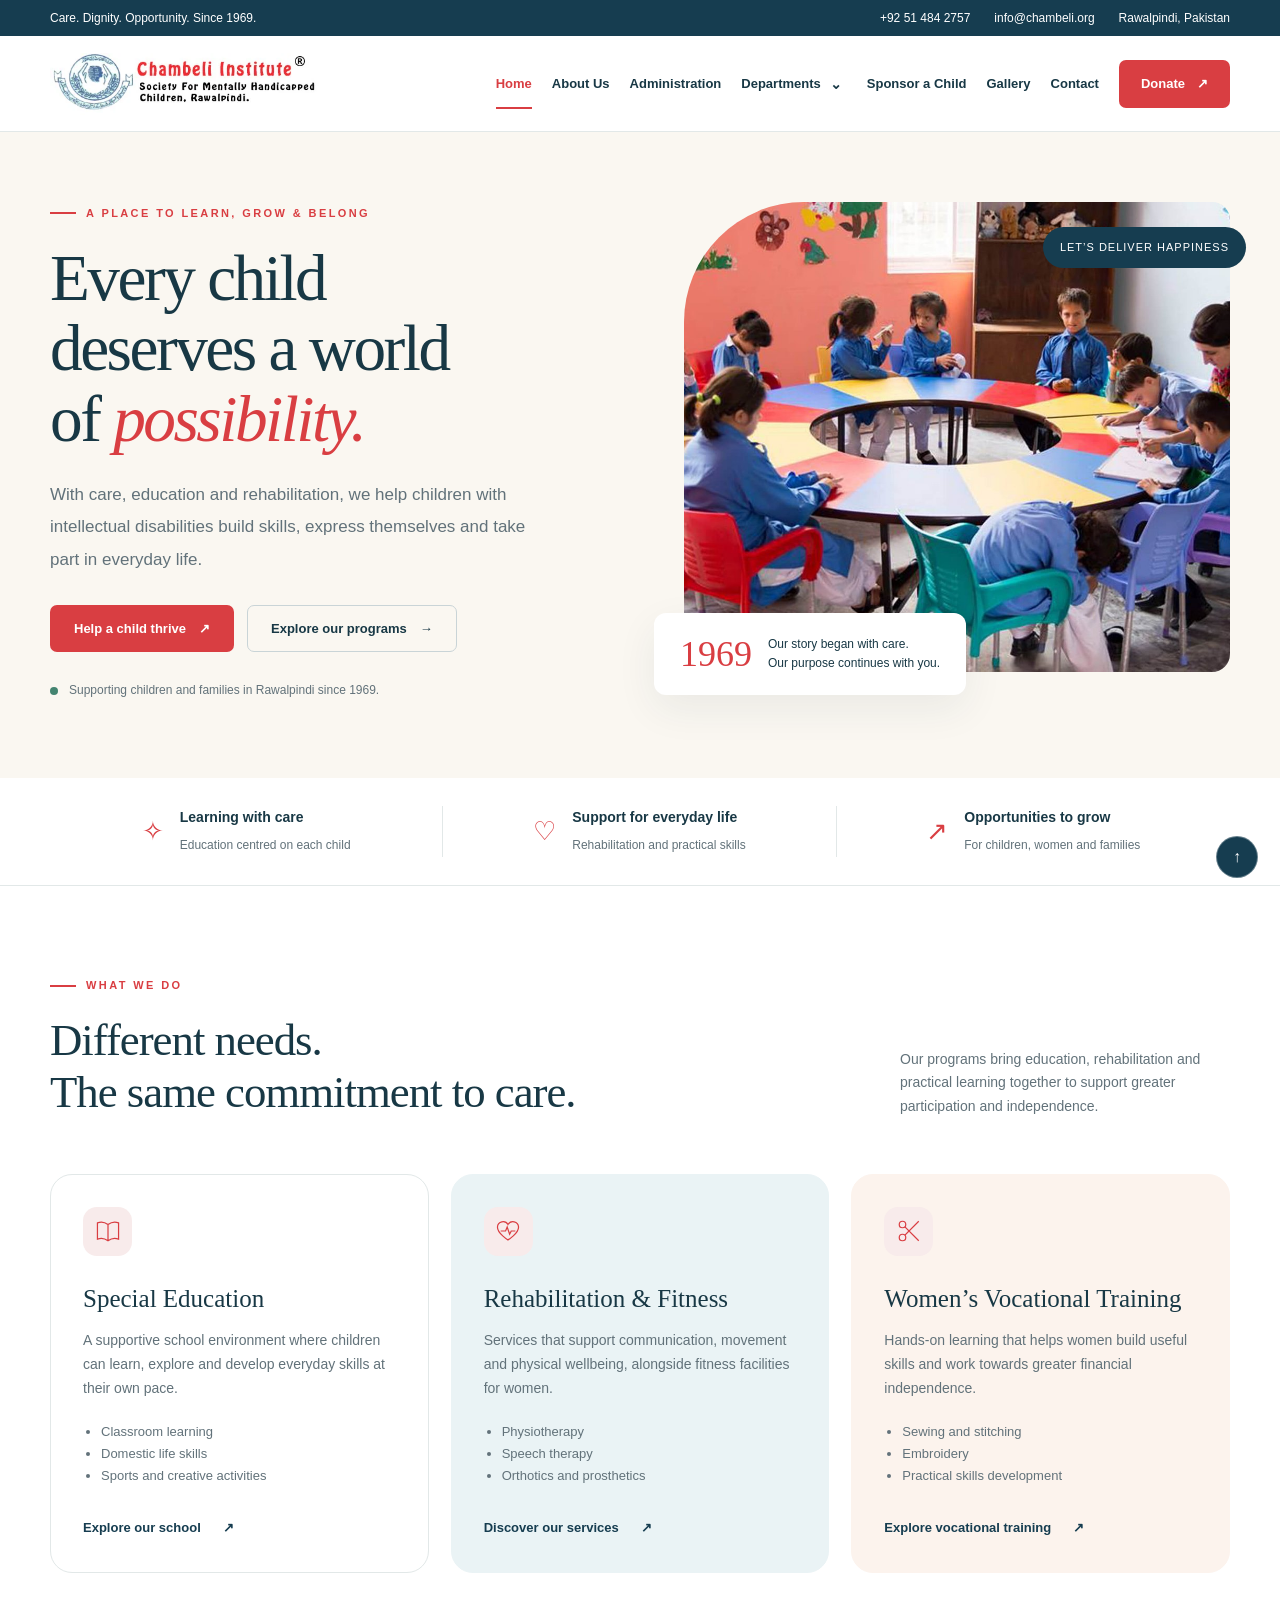
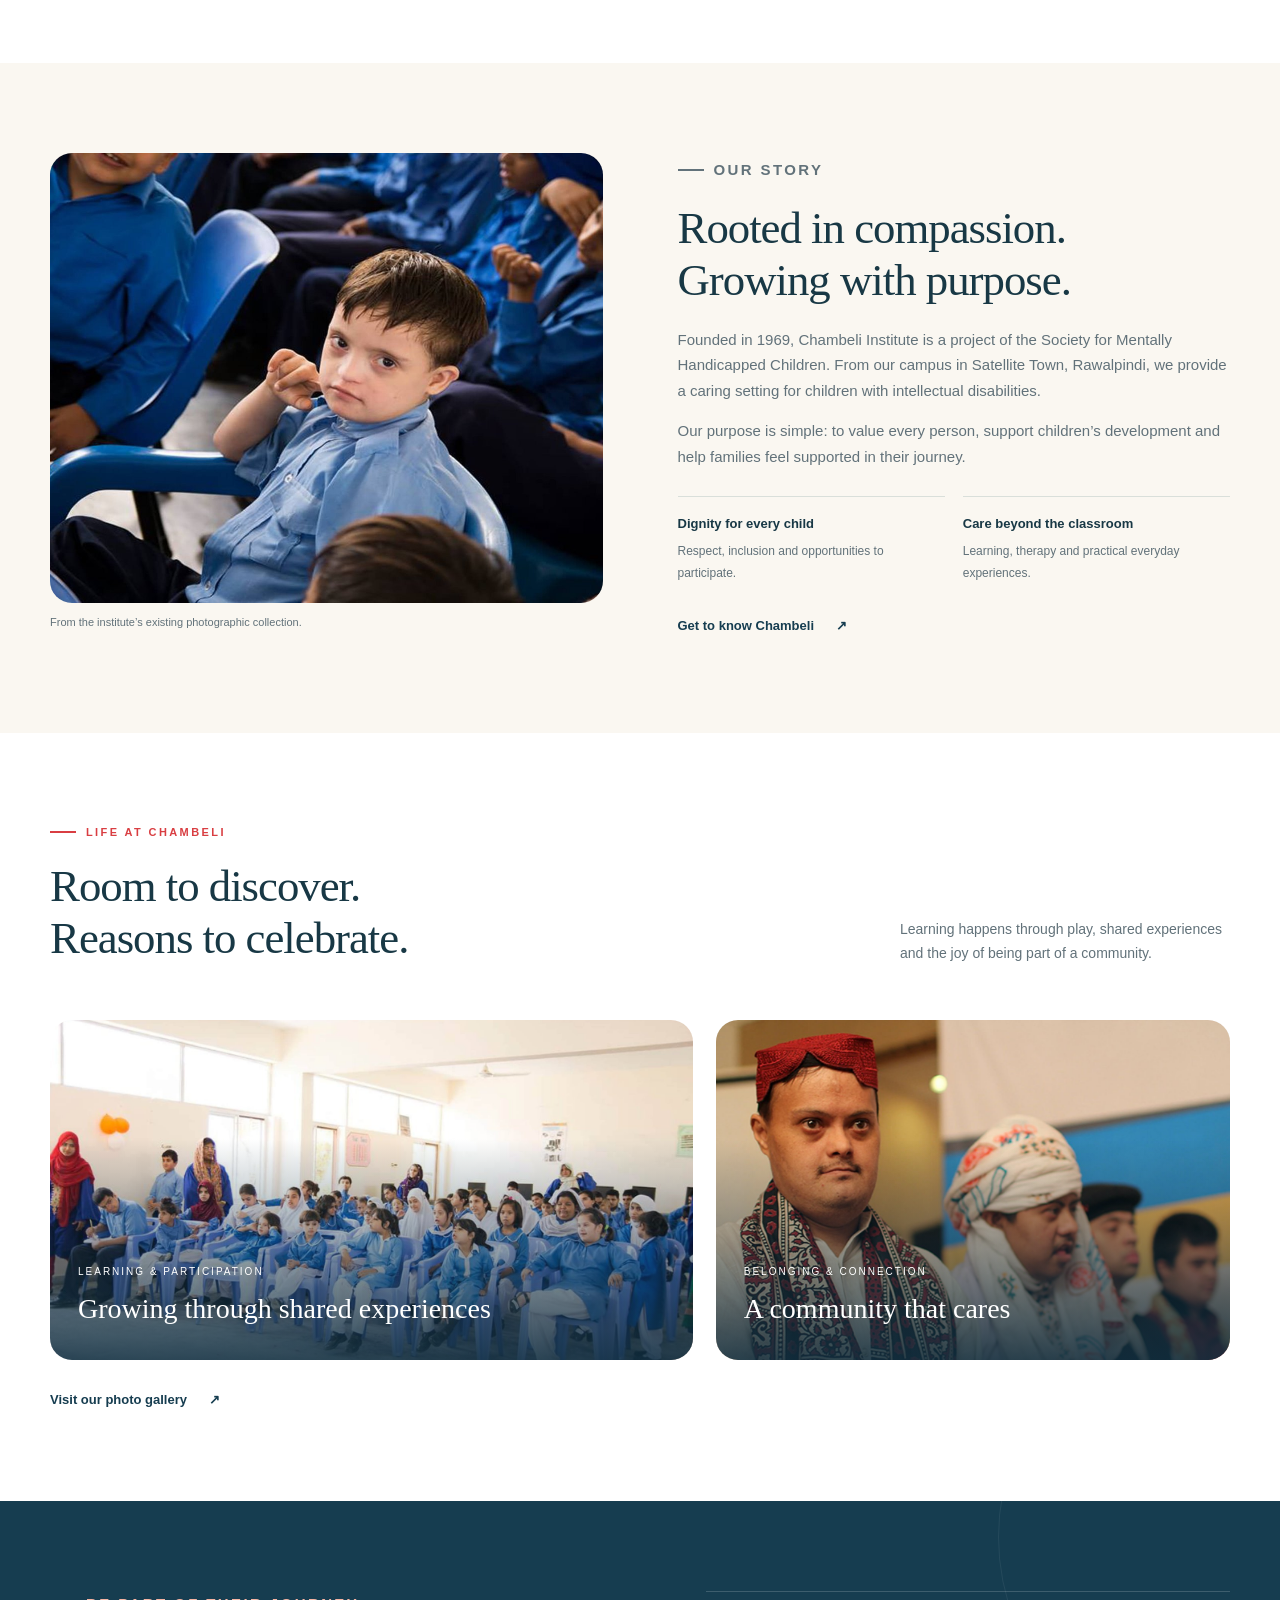
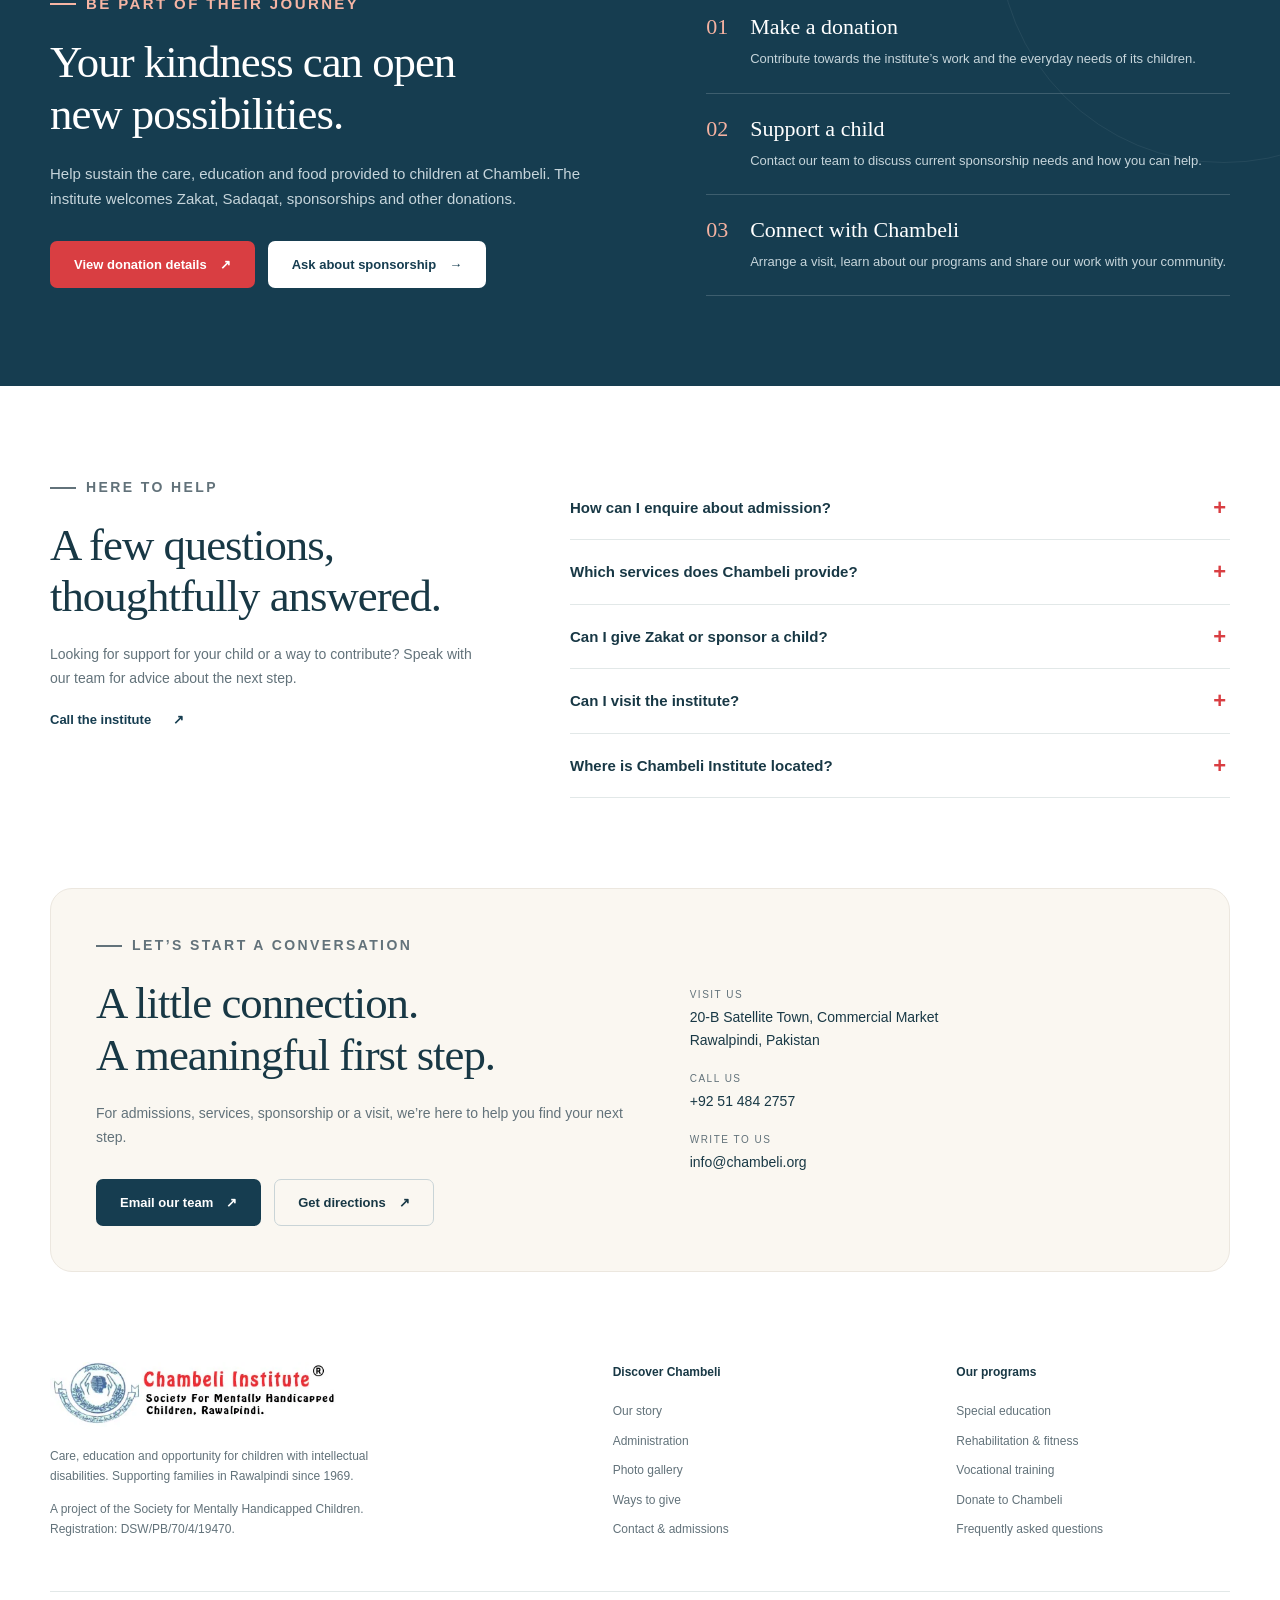
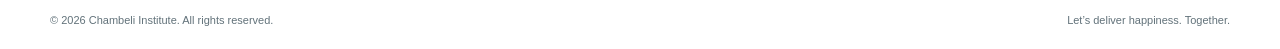
<file: index.html>
<!DOCTYPE html>
<html lang="en">
<head>
<meta charset="UTF-8"><meta name="viewport" content="width=device-width, initial-scale=1">
<title>Chambeli Institute | Care, Learning & Possibility in Rawalpindi</title>
<meta name="description" content="Discover Chambeli Institute in Rawalpindi: special education, rehabilitation and women's vocational training. Contact us about admissions or supporting our work.">
<meta name="theme-color" content="#163d50">
<meta property="og:title" content="Chambeli Institute — Every child deserves possibility"><meta property="og:description" content="Care, education and rehabilitation in Rawalpindi. Supporting children and families since 1969."><meta property="og:type" content="website">
<style>
:root{--navy:#163d50;--ink:#183845;--muted:#62727a;--red:#d93e42;--cream:#faf7f1;--line:#e2e8e8;--white:#fff;--blue:#eaf3f5;--radius:22px}*{box-sizing:border-box}html{scroll-behavior:smooth;scroll-padding-top:112px}body{margin:0;color:var(--ink);background:white;font:16px/1.7 Arial,Helvetica,sans-serif}a{color:inherit;text-decoration:none}button{font:inherit}img{display:block;width:100%;height:auto}button,a{-webkit-tap-highlight-color:transparent}a:focus-visible,button:focus-visible,summary:focus-visible{outline:3px solid #d73e43;outline-offset:5px}.container{width:min(1180px,calc(100% - 48px));margin:auto}.skip{position:fixed;left:20px;top:-100px;z-index:100;background:white;padding:12px}.skip:focus{top:12px}.topbar{background:var(--navy);color:#fff;font-size:12px;padding:8px 0}.topbar .container{display:flex;justify-content:space-between;gap:20px}.toplinks{display:flex;gap:24px}.site-header{position:sticky;top:0;z-index:30;background:rgba(255,255,255,.97);border-bottom:1px solid var(--line)}.navrow{display:flex;align-items:center;justify-content:space-between;gap:26px;min-height:95px}.logo{width:290px;flex-shrink:0}.navigation{display:flex;align-items:center;gap:24px;font-size:13px;font-weight:700}.navigation>a:not(.btn){padding:12px 0}.navigation>a:hover{color:var(--red)}.btn{display:inline-flex;align-items:center;justify-content:center;gap:13px;padding:13px 23px;border:1px solid transparent;border-radius:7px;font-size:13px;font-weight:700;line-height:1.5;cursor:pointer;transition:transform .2s,background .2s}.btn:hover{transform:translateY(-2px)}.btn-red{background:var(--red);color:white}.btn-red:hover{background:#ba3036;color:white!important}.btn-dark{background:var(--navy);color:white}.btn-outline{border-color:#c9d4d7;background:transparent}.btn-white{background:white;color:var(--navy)}.menu-toggle{display:none;background:none;border:1px solid var(--line);border-radius:7px;padding:8px 12px;color:var(--navy)}.eyebrow{font-size:11px;font-weight:800;text-transform:uppercase;letter-spacing:2.4px;color:var(--red);display:flex;align-items:center;gap:10px;margin:0 0 20px}.eyebrow:before{content:"";width:26px;height:2px;background:currentColor}.hero{background:var(--cream);overflow:hidden;position:relative}.hero-grid{display:grid;grid-template-columns:1fr 1fr;gap:58px;align-items:center;padding:70px 0 76px}.hero h1{font:500 clamp(44px,5.1vw,70px)/1.08 Georgia,serif;letter-spacing:-2.5px;margin:0 0 25px}.hero h1 em{font-weight:400;color:var(--red)}.lead{font-size:17px;line-height:1.9;color:var(--muted);max-width:500px}.actions{display:flex;flex-wrap:wrap;gap:13px;margin-top:29px}.hero-note{display:flex;align-items:center;gap:11px;margin-top:28px;font-size:12px;color:var(--muted)}.dot{height:8px;width:8px;background:#438470;border-radius:100%}.hero-visual{position:relative;padding:0 0 30px 15px}.hero-photo{height:470px;object-fit:cover;border-radius:120px 18px 18px 18px;background:#dfe6e5}.photo-label{position:absolute;bottom:7px;left:-15px;background:white;padding:22px 26px;border-radius:12px;box-shadow:0 14px 40px #18384512;display:flex;align-items:center;gap:16px}.photo-label b{font:36px/1 Georgia,serif;color:var(--red)}.photo-label span{font-size:12px;line-height:1.6}.visual-tag{position:absolute;top:25px;right:-16px;border-radius:100px;background:var(--navy);color:white;font-size:11px;letter-spacing:1px;padding:11px 17px}.intro-strip{border-bottom:1px solid var(--line)}.strip-grid{display:grid;grid-template-columns:repeat(3,1fr);padding:28px 0}.strip-item{display:flex;align-items:center;justify-content:center;gap:16px;border-right:1px solid var(--line)}.strip-item:last-child{border:0}.strip-item b{display:block;font-size:14px}.strip-item small{color:var(--muted);font-size:12px}.symbol{font:26px Georgia,serif;color:var(--red)}section.section{padding:90px 0}.section-title{font:500 clamp(32px,3.5vw,46px)/1.16 Georgia,serif;letter-spacing:-1px;margin:0 0 20px}.section-heading{display:flex;align-items:end;justify-content:space-between;gap:50px;margin-bottom:35px}.section-heading>div{max-width:600px}.section-heading>p{max-width:330px;color:var(--muted);font-size:14px;margin:0 0 20px}.cards{display:grid;grid-template-columns:repeat(3,1fr);gap:22px}.card{padding:32px;border:1px solid var(--line);border-radius:var(--radius);transition:box-shadow .2s,transform .2s}.card:hover{transform:translateY(-5px);box-shadow:0 15px 30px #18384509}.card:nth-child(2){background:var(--blue);border-color:var(--blue)}.card:nth-child(3){background:#fcf3ed;border-color:#fcf3ed}.card-icon{width:49px;height:49px;border-radius:14px;background:#f8ebeb;color:var(--red);display:grid;place-items:center;margin-bottom:27px}.card-icon svg{width:26px;height:26px;fill:none;stroke:currentColor;stroke-width:1.5}.card h3{font:25px/1.25 Georgia,serif;margin:0 0 15px}.card p{font-size:14px;color:var(--muted)}.card ul{padding-left:18px;font-size:13px;color:var(--muted);margin:20px 0 26px}.text-link{display:inline-flex;gap:22px;align-items:center;font-size:13px;font-weight:700;color:var(--navy)}.text-link:hover{color:var(--red)}.about{background:var(--cream)}.about-grid{display:grid;grid-template-columns:1fr 1fr;gap:75px;align-items:center}.about-photo{height:450px;object-fit:cover;border-radius:var(--radius)}.caption{font-size:11px;color:var(--muted);margin-top:10px}.about-copy p{font-size:15px;color:var(--muted)}.values{display:grid;grid-template-columns:1fr 1fr;gap:18px;margin:27px 0}.value{border-top:1px solid #d9dfda;padding-top:16px;font-size:13px}.value b{display:block;margin-bottom:5px}.value span{color:var(--muted);font-size:12px}.activities{display:grid;grid-template-columns:1.25fr 1fr;gap:23px}.activity{position:relative;overflow:hidden;border-radius:var(--radius);background:var(--navy)}.activity img{height:340px;object-fit:cover;transition:transform .4s}.activity:hover img{transform:scale(1.035)}.activity:after{content:"";position:absolute;inset:35% 0 0;background:linear-gradient(transparent,#102e40df)}.activity-copy{position:absolute;bottom:26px;left:28px;right:28px;color:#fff;z-index:1}.activity-copy small{text-transform:uppercase;letter-spacing:2px;font-size:10px}.activity-copy h3{font:28px/1.2 Georgia,serif;margin:9px 0}.support{background:var(--navy);color:#fff;position:relative;overflow:hidden}.support:before{content:"";position:absolute;width:450px;height:450px;border:1px solid #ffffff10;border-radius:100%;right:-170px;top:-190px;pointer-events:none}.support-grid{display:grid;grid-template-columns:1.1fr 1fr;gap:80px;align-items:start}.support .eyebrow{color:#f6b5a4}.support p{color:#c6d5db;font-size:15px}.support-options{border-top:1px solid #ffffff2b}.support-option{display:flex;gap:22px;padding:22px 0;border-bottom:1px solid #ffffff2b}.support-option>span{color:#f5b2a1;font:22px Georgia,serif}.support-option h3{font:22px Georgia,serif;margin:0 0 8px}.support-option p{font-size:13px;margin:0}.faq-grid{display:grid;grid-template-columns:.8fr 1.2fr;gap:80px}.faq-grid p{color:var(--muted);font-size:14px}details{border-bottom:1px solid var(--line);padding:19px 0}summary{font-size:15px;font-weight:700;cursor:pointer;list-style:none;padding-right:30px;position:relative}summary::-webkit-details-marker{display:none}summary:after{content:"+";position:absolute;right:4px;font-size:22px;top:-6px;color:var(--red)}details[open] summary:after{content:"−"}details p{margin-bottom:0}.contact-box{background:var(--cream);border:1px solid #ece7df;border-radius:var(--radius);padding:45px;display:grid;grid-template-columns:1.1fr 1fr;gap:50px}.contact-box p{color:var(--muted);font-size:14px}.contact-details{display:grid;gap:17px;align-content:center}.contact-details a,.contact-details address{font-style:normal;font-size:14px}.contact-details small{display:block;color:var(--muted);font-size:10px;text-transform:uppercase;letter-spacing:1.5px;margin-bottom:3px}.footer{padding:55px 0 0}.footer-grid{display:grid;grid-template-columns:1.8fr 1fr 1fr;gap:70px;padding-bottom:40px}.footer-logo{width:290px;max-width:100%;margin-bottom:17px}.footer p{font-size:12px;color:var(--muted);max-width:350px}.footer h3{font-size:12px;margin:0 0 19px}.footer-links{display:grid;gap:9px;font-size:12px;color:var(--muted)}.footer-links a:hover{color:var(--red)}.footer-bottom{border-top:1px solid var(--line);padding:19px 0;display:flex;justify-content:space-between;gap:20px;color:var(--muted);font-size:11px}.back-top{position:fixed;bottom:22px;right:22px;background:var(--navy);color:white;border:1px solid #fff5;width:42px;height:42px;border-radius:50%;display:grid;place-items:center;z-index:10}.contact-section{padding:0 0 35px}.muted{color:var(--muted)}
@media(min-width:1500px){.hero-grid{padding:90px 0}.hero-photo{height:510px}}@media(max-width:1050px){.logo{width:240px}.navigation{gap:15px;font-size:12px}.navigation .btn{padding:11px 15px}.hero-grid{gap:30px}.hero-photo{height:440px}.about-grid,.support-grid{gap:40px}.card{padding:25px}.faq-grid{gap:40px}}
@media(max-width:820px){.topbar .container>span{display:none}.toplinks{width:100%;justify-content:space-between}.navrow{min-height:82px}.logo{width:255px;max-width:calc(100% - 90px)}.menu-toggle{display:block}.navigation{display:none;position:absolute;top:100%;left:0;right:0;background:#fff;padding:20px 24px;box-shadow:0 12px 18px #18384512;align-items:stretch;gap:4px}.navigation.open{display:flex;flex-direction:column}.navigation .btn{margin-top:8px}.hero-grid{grid-template-columns:1fr;padding:48px 0 45px;gap:36px}.hero h1{max-width:650px;font-size:58px}.lead{max-width:620px}.hero-visual{padding-left:12px;max-width:650px;width:100%}.hero-photo{height:390px;border-radius:75px 18px 18px 18px}.photo-label{left:0}.visual-tag{right:-8px}.section-heading{display:block}.section-heading>p{max-width:600px}.cards{grid-template-columns:1fr}.card{padding:30px}.card ul{display:flex;flex-wrap:wrap;column-gap:35px}.about-grid,.support-grid,.faq-grid{grid-template-columns:1fr;gap:32px}.about-photo{height:380px}.activities{grid-template-columns:1fr 1fr}.activity img{height:300px}.activity-copy{left:20px}.activity-copy h3{font-size:24px}.contact-box{grid-template-columns:1fr;gap:20px}.footer-grid{gap:25px;grid-template-columns:1.5fr 1fr 1fr}.strip-item{gap:9px}.strip-item b{font-size:12px}.strip-item small{font-size:10px}.symbol{font-size:22px}section.section{padding:65px 0}}
@media(max-width:520px){.container{width:calc(100% - 36px)}.topbar{font-size:10px}.toplinks{gap:10px}.hero h1{font-size:47px;letter-spacing:-1.7px}.hero .lead{font-size:15px}.hero-photo{height:310px}.photo-label{padding:16px 20px}.photo-label b{font-size:30px}.visual-tag{font-size:9px}.strip-grid{grid-template-columns:1fr;padding:7px 0}.strip-item{justify-content:start;padding:13px 4px;border-right:0;border-bottom:1px solid var(--line);gap:18px}.strip-item b{font-size:13px}.strip-item small{font-size:11px}.section-title{font-size:35px}.eyebrow{font-size:10px;letter-spacing:1.8px}.activities{grid-template-columns:1fr}.activity img{height:310px}.about-photo{height:310px}.values{gap:14px}.contact-box{padding:28px}.footer-grid{grid-template-columns:1fr 1fr}.footer-brand{grid-column:1/-1}.footer-bottom{flex-direction:column;gap:5px}.btn{padding:13px 18px}.back-top{width:36px;height:36px;right:14px;bottom:14px}}
@media(prefers-reduced-motion:reduce){html{scroll-behavior:auto}*,*:before,*:after{transition:none!important}}
</style>
<script type="application/ld+json">{"@context":"https://schema.org","@type":"NGO","name":"Chambeli Institute","url":"/","foundingDate":"1969","telephone":"+92-51-4842757","email":"info@chambeli.org","address":{"@type":"PostalAddress","streetAddress":"20-B Satellite Town, Commercial Market","addressLocality":"Rawalpindi","addressCountry":"PK"}}</script>
<link rel="stylesheet" href="/assets/site-navigation.css">
<script src="/assets/site-navigation.js" defer></script>
</head>
<body id="top">
<a class="skip" href="#main">Skip to content</a>
<div class="topbar"><div class="container"><span>Care. Dignity. Opportunity. Since 1969.</span><div class="toplinks"><a href="tel:+92514842757">+92 51 484 2757</a><a href="mailto:info@chambeli.org">info@chambeli.org</a><span>Rawalpindi, Pakistan</span></div></div></div>
<header class="site-header ch-header"><div class="container ch-navrow"><a class="ch-brand" href="/" aria-current="page" aria-label="Chambeli Institute home"><img src="/assets/logo-new.webp" width="430" height="99" alt="Chambeli Institute — Society for Mentally Handicapped Children, Rawalpindi"></a><button class="ch-menu-button" type="button" aria-expanded="false" aria-controls="site-navigation">Menu <span aria-hidden="true">☰</span></button><nav class="ch-nav" id="site-navigation" aria-label="Main navigation"><a href="/">Home</a><a href="/about-foundation/">About Us</a><a href="/administration/">Administration</a><div class="ch-department"><div class="ch-department-row"><a class="ch-dept-link" href="/departments/">Departments</a><button class="ch-dropdown-button" type="button" aria-label="Show department pages" aria-expanded="true" aria-controls="department-dropdown"><span aria-hidden="true">⌄</span></button></div><div class="ch-dropdown" id="department-dropdown"><a href="/school/">School for Special Kids</a><a href="/rehabilitation-and-fitness-center/">Rehabilitation &amp; Fitness Center</a><a href="/female-vocational-training-center/">Female Vocational Training</a></div></div><a href="/gallery/">Gallery</a><a href="/contact/">Contact</a><a class="ch-donate" href="/donate-us/">Donate <span aria-hidden="true">↗</span></a></nav></div></header>
<main id="main">
<section class="hero" aria-labelledby="hero-title"><div class="container hero-grid"><div><p class="eyebrow">A place to learn, grow & belong</p><h1 id="hero-title">Every child<br>deserves a world<br>of <em>possibility.</em></h1><p class="lead">With care, education and rehabilitation, we help children with intellectual disabilities build skills, express themselves and take part in everyday life.</p><div class="actions"><a class="btn btn-red" href="#support">Help a child thrive <span aria-hidden="true">↗</span></a><a class="btn btn-outline" href="/departments/">Explore our programs <span aria-hidden="true">→</span></a></div><div class="hero-note"><span class="dot" aria-hidden="true"></span>Supporting children and families in Rawalpindi since 1969.</div></div><div class="hero-visual"><img class="hero-photo" src="/assets/campus-1.jpg" width="1000" height="650" fetchpriority="high" alt="Children and a teacher learning together around a classroom table at Chambeli"><div class="visual-tag">LET’S DELIVER HAPPINESS</div><div class="photo-label"><b>1969</b><span>Our story began with care.<br>Our purpose continues with you.</span></div></div></div></section>
<div class="intro-strip"><div class="container strip-grid"><div class="strip-item"><span class="symbol" aria-hidden="true">✧</span><div><b>Learning with care</b><small>Education centred on each child</small></div></div><div class="strip-item"><span class="symbol" aria-hidden="true">♡</span><div><b>Support for everyday life</b><small>Rehabilitation and practical skills</small></div></div><div class="strip-item"><span class="symbol" aria-hidden="true">↗</span><div><b>Opportunities to grow</b><small>For children, women and families</small></div></div></div></div>
<section class="section" id="programs"><div class="container"><div class="section-heading"><div><p class="eyebrow">What we do</p><h2 class="section-title">Different needs.<br>The same commitment to care.</h2></div><p>Our programs bring education, rehabilitation and practical learning together to support greater participation and independence.</p></div><div class="cards"><article class="card"><div class="card-icon"><svg viewBox="0 0 32 32" aria-hidden="true"><path d="M3 6c5-2 9-1 13 2 4-3 8-4 13-2v20c-5-2-9-1-13 2-4-3-8-4-13-2Z M16 8v20"/></svg></div><h3>Special Education</h3><p>A supportive school environment where children can learn, explore and develop everyday skills at their own pace.</p><ul><li>Classroom learning</li><li>Domestic life skills</li><li>Sports and creative activities</li></ul><a class="text-link" href="/school/">Explore our school <span aria-hidden="true">↗</span></a></article><article class="card"><div class="card-icon"><svg viewBox="0 0 32 32" aria-hidden="true"><path d="M16 27S3 19 3 11a7 7 0 0 1 13-3 7 7 0 0 1 13 3c0 8-13 16-13 16Z M7 16h6l2-5 3 9 2-4h5"/></svg></div><h3>Rehabilitation & Fitness</h3><p>Services that support communication, movement and physical wellbeing, alongside fitness facilities for women.</p><ul><li>Physiotherapy</li><li>Speech therapy</li><li>Orthotics and prosthetics</li></ul><a class="text-link" href="/rehabilitation-and-fitness-center/">Discover our services <span aria-hidden="true">↗</span></a></article><article class="card"><div class="card-icon"><svg viewBox="0 0 32 32" aria-hidden="true"><circle cx="8" cy="8" r="4"/><circle cx="8" cy="24" r="4"/><path d="m11 11 17 17M11 21 28 4M16 16l-5 5"/></svg></div><h3>Women’s Vocational Training</h3><p>Hands-on learning that helps women build useful skills and work towards greater financial independence.</p><ul><li>Sewing and stitching</li><li>Embroidery</li><li>Practical skills development</li></ul><a class="text-link" href="/female-vocational-training-center/">Explore vocational training <span aria-hidden="true">↗</span></a></article></div></div></section>
<section class="section about" id="about"><div class="container about-grid"><div><img class="about-photo" src="/assets/campus-2.jpg" width="1000" height="650" loading="lazy" alt="Students attending a gathering at Chambeli Institute"><p class="caption">From the institute’s existing photographic collection.</p></div><div class="about-copy"><p class="eyebrow">Our story</p><h2 class="section-title">Rooted in compassion.<br>Growing with purpose.</h2><p>Founded in 1969, Chambeli Institute is a project of the Society for Mentally Handicapped Children. From our campus in Satellite Town, Rawalpindi, we provide a caring setting for children with intellectual disabilities.</p><p>Our purpose is simple: to value every person, support children’s development and help families feel supported in their journey.</p><div class="values"><div class="value"><b>Dignity for every child</b><span>Respect, inclusion and opportunities to participate.</span></div><div class="value"><b>Care beyond the classroom</b><span>Learning, therapy and practical everyday experiences.</span></div></div><a class="text-link" href="/about-foundation/">Get to know Chambeli <span aria-hidden="true">↗</span></a></div></div></section>
<section class="section" id="life"><div class="container"><div class="section-heading"><div><p class="eyebrow">Life at Chambeli</p><h2 class="section-title">Room to discover.<br>Reasons to celebrate.</h2></div><p>Learning happens through play, shared experiences and the joy of being part of a community.</p></div><div class="activities"><article class="activity"><img src="/assets/campus-3.jpg" width="1000" height="650" loading="lazy" alt="Students and staff gathered in the institute’s main hall"><div class="activity-copy"><small>Learning & participation</small><h3>Growing through shared experiences</h3></div></article><article class="activity"><img src="/assets/campus-4.jpg" width="1000" height="650" loading="lazy" alt="Chambeli participants wearing traditional clothing during an activity"><div class="activity-copy"><small>Belonging & connection</small><h3>A community that cares</h3></div></article></div><div class="actions"><a class="text-link" href="/gallery/">Visit our photo gallery <span aria-hidden="true">↗</span></a></div></div></section>
<section class="section support" id="support"><div class="container support-grid"><div><p class="eyebrow">Be part of their journey</p><h2 class="section-title">Your kindness can open<br>new possibilities.</h2><p>Help sustain the care, education and food provided to children at Chambeli. The institute welcomes Zakat, Sadaqat, sponsorships and other donations.</p><div class="actions"><a class="btn btn-red" href="/donate-us/">View donation details <span aria-hidden="true">↗</span></a><a class="btn btn-white" href="mailto:info@chambeli.org?subject=Child%20sponsorship%20enquiry">Ask about sponsorship <span aria-hidden="true">→</span></a></div></div><div class="support-options"><div class="support-option"><span aria-hidden="true">01</span><div><h3>Make a donation</h3><p>Contribute towards the institute’s work and the everyday needs of its children.</p></div></div><div class="support-option"><span aria-hidden="true">02</span><div><h3>Support a child</h3><p>Contact our team to discuss current sponsorship needs and how you can help.</p></div></div><div class="support-option"><span aria-hidden="true">03</span><div><h3>Connect with Chambeli</h3><p>Arrange a visit, learn about our programs and share our work with your community.</p></div></div></div></div></section>
<section class="section" id="faq"><div class="container faq-grid"><div><p class="eyebrow">Here to help</p><h2 class="section-title">A few questions,<br>thoughtfully answered.</h2><p>Looking for support for your child or a way to contribute? Speak with our team for advice about the next step.</p><a class="text-link" href="tel:+92514842757">Call the institute <span aria-hidden="true">↗</span></a></div><div><details><summary>How can I enquire about admission?</summary><p>Call +92 51 484 2757 or email info@chambeli.org. Our team can explain the assessment process, documents, availability and arrangements relevant to your child.</p></details><details><summary>Which services does Chambeli provide?</summary><p>The institute’s published programs include special education, physiotherapy, speech therapy, orthotics and prosthetics, women’s fitness and vocational training. Contact us to confirm current service availability and schedules.</p></details><details><summary>Can I give Zakat or sponsor a child?</summary><p>Yes. The institute welcomes Zakat, Sadaqat, sponsorships and other donations. Visit the donation page for published payment instructions, or contact the team about current sponsorship needs.</p></details><details><summary>Can I visit the institute?</summary><p>Visitors are welcome to enquire about the institute’s work. Please contact our team before travelling to arrange a suitable visit.</p></details><details><summary>Where is Chambeli Institute located?</summary><p>Our published address is 20-B Satellite Town, Commercial Market, Rawalpindi, Pakistan. Call the institute if you need help with directions.</p></details></div></div></section>
<section class="contact-section" id="contact"><div class="container"><div class="contact-box"><div><p class="eyebrow">Let’s start a conversation</p><h2 class="section-title">A little connection.<br>A meaningful first step.</h2><p>For admissions, services, sponsorship or a visit, we’re here to help you find your next step.</p><div class="actions"><a class="btn btn-dark" href="mailto:info@chambeli.org">Email our team <span aria-hidden="true">↗</span></a><a class="btn btn-outline" href="https://www.google.com/maps/search/?api=1&amp;query=Chambeli+Institute+20-B+Satellite+Town+Rawalpindi" target="_blank" rel="noopener noreferrer">Get directions <span aria-hidden="true">↗</span></a></div></div><div class="contact-details"><address><small>Visit us</small>20-B Satellite Town, Commercial Market<br>Rawalpindi, Pakistan</address><a href="tel:+92514842757"><small>Call us</small>+92 51 484 2757</a><a href="mailto:info@chambeli.org"><small>Write to us</small>info@chambeli.org</a></div></div></div></section>
</main>
<footer class="footer"><div class="container"><div class="footer-grid"><div class="footer-brand"><a href="#top"><img class="footer-logo" src="/assets/logo-new.webp" width="430" height="99" loading="lazy" alt="Chambeli Institute"></a><p>Care, education and opportunity for children with intellectual disabilities. Supporting families in Rawalpindi since 1969.</p><p>A project of the Society for Mentally Handicapped Children.<br>Registration: DSW/PB/70/4/19470.</p></div><div><h3>Discover Chambeli</h3><nav class="footer-links" aria-label="About and support"><a href="/about-foundation/">Our story</a><a href="/administration/">Administration</a><a href="/gallery/">Photo gallery</a><a href="#support">Ways to give</a><a href="/contact/">Contact & admissions</a></nav></div><div><h3>Our programs</h3><nav class="footer-links" aria-label="Programs"><a href="/school/">Special education</a><a href="/rehabilitation-and-fitness-center/">Rehabilitation & fitness</a><a href="/female-vocational-training-center/">Vocational training</a><a href="/donate-us/">Donate to Chambeli</a><a href="#faq">Frequently asked questions</a></nav></div></div><div class="footer-bottom"><span>© <span id="year">2026</span> Chambeli Institute. All rights reserved.</span><span>Let’s deliver happiness. Together.</span></div></div></footer><a href="#top" class="back-top" aria-label="Back to top">↑</a>

</body></html>
</file>
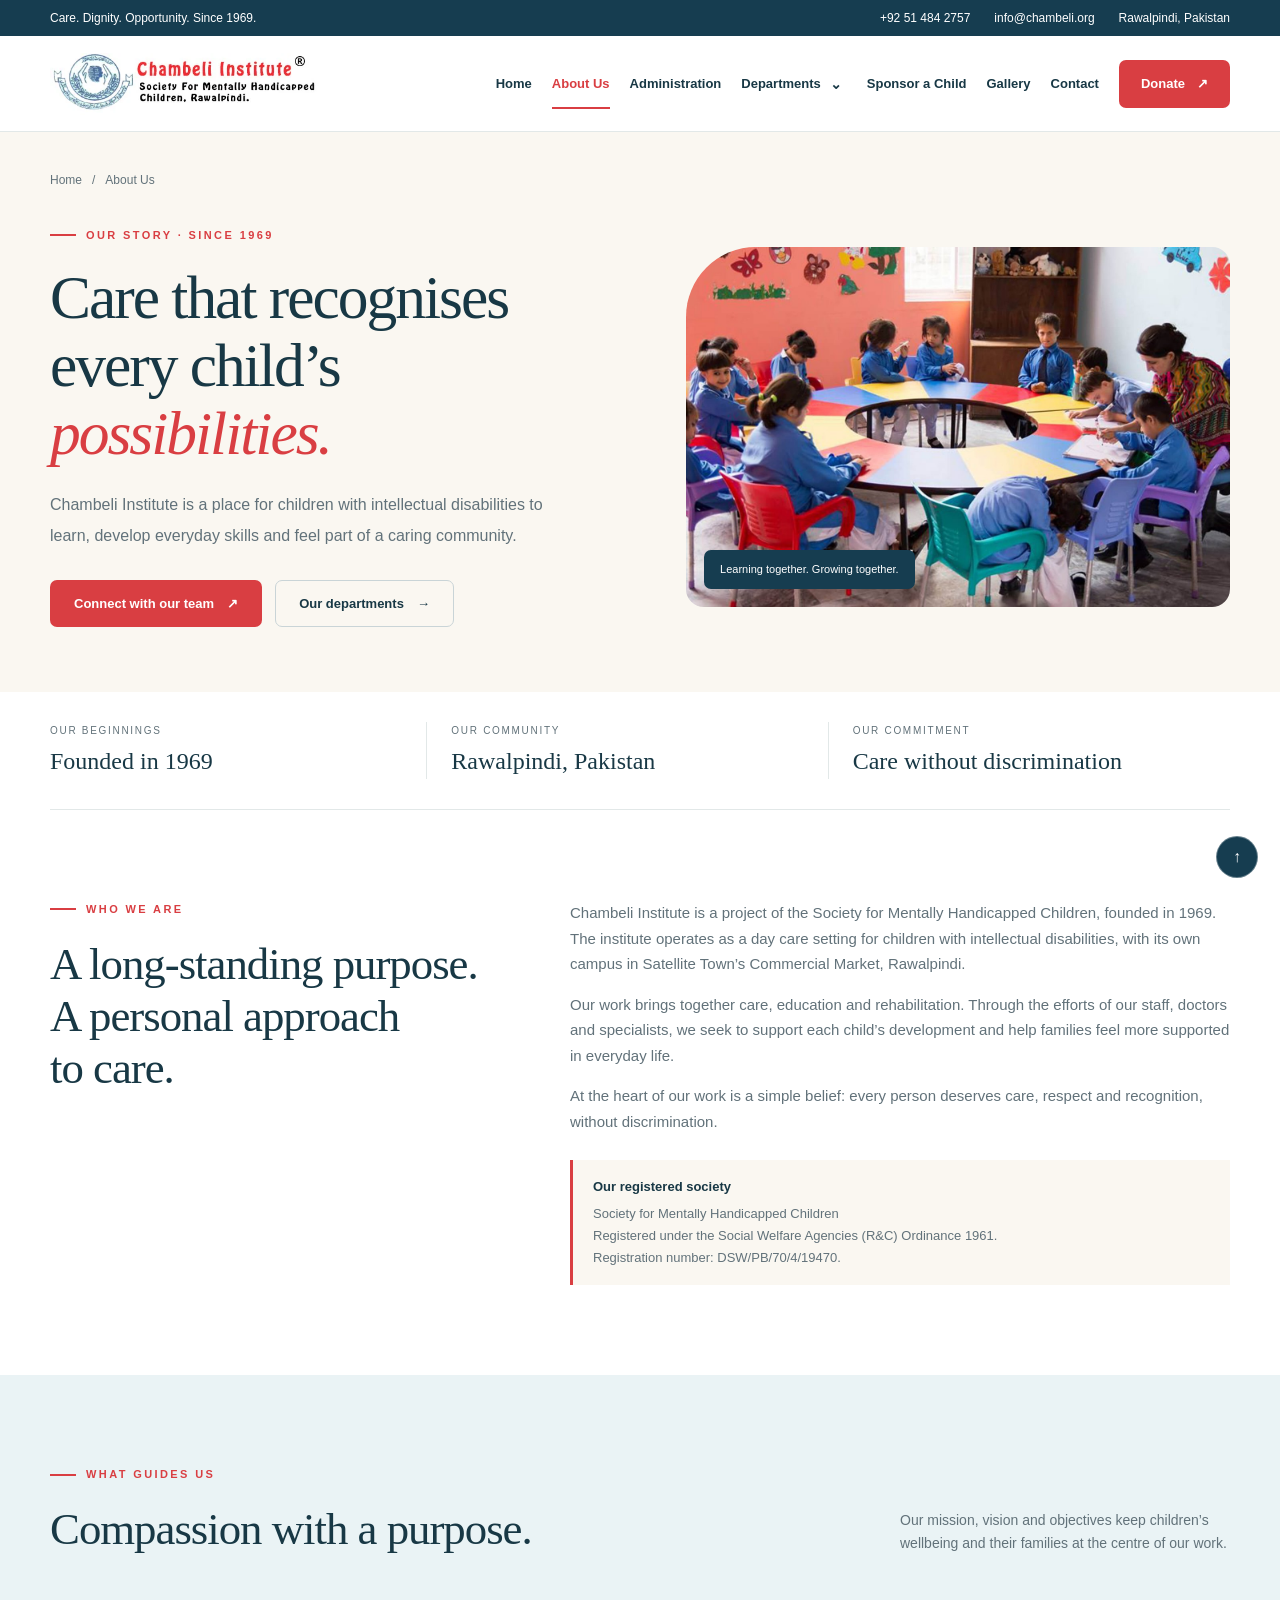
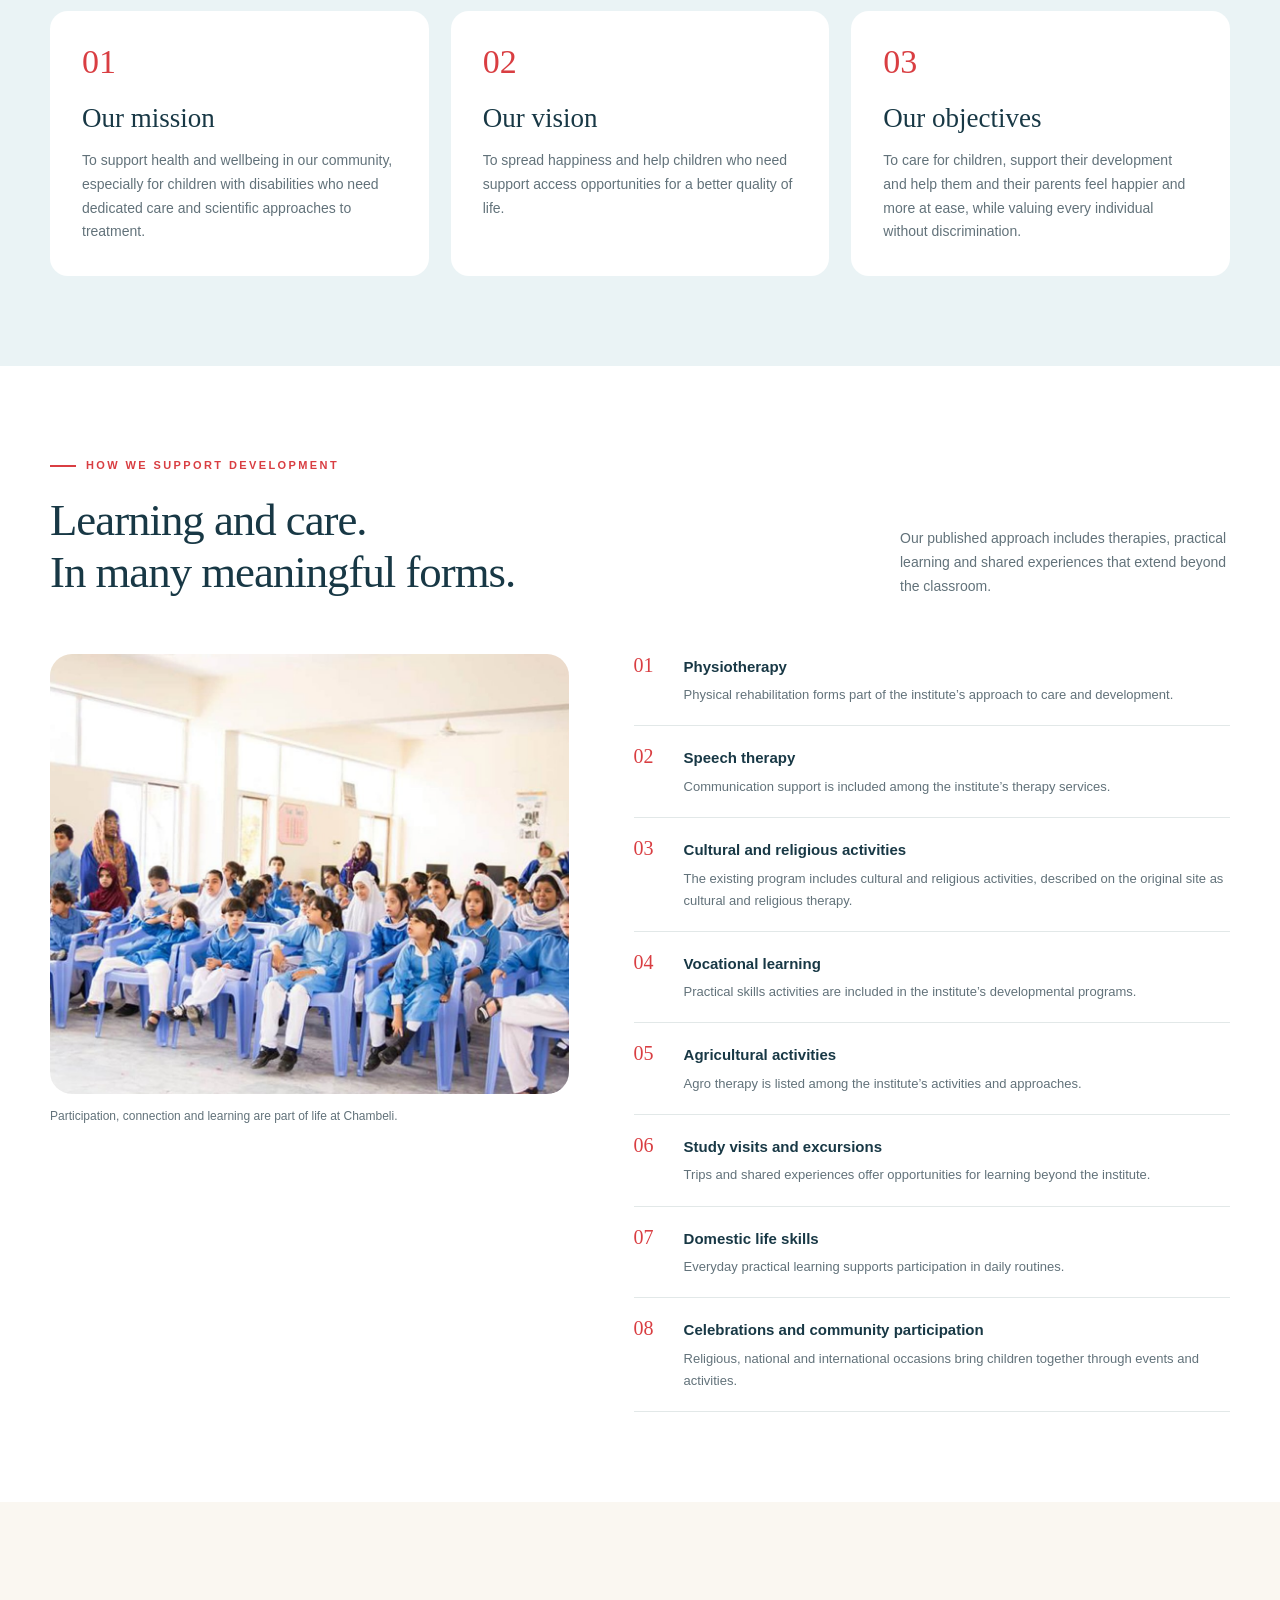
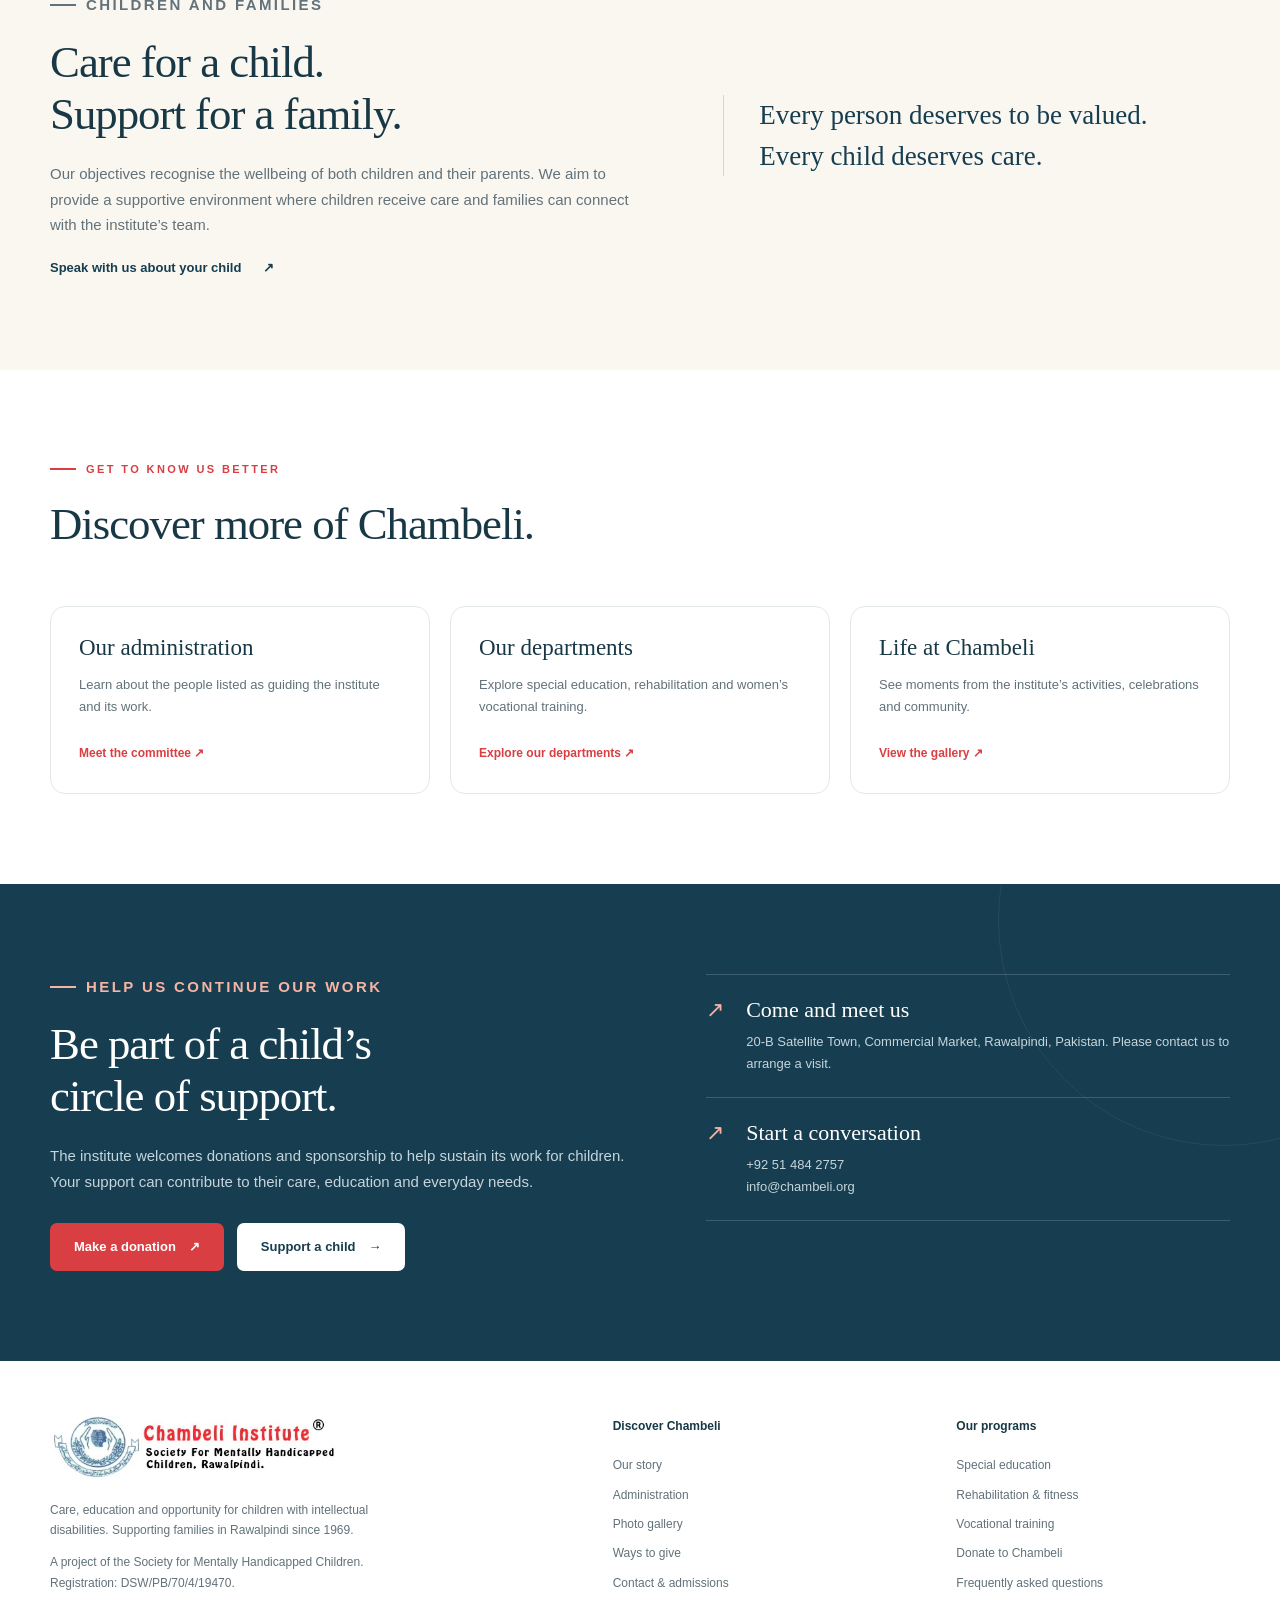
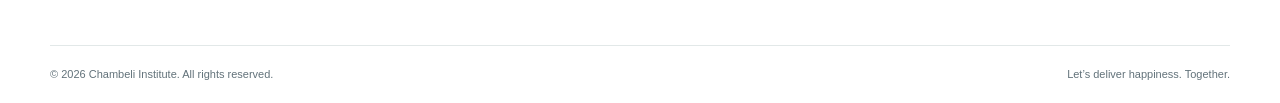
<file: about-foundation/index.html>
<!DOCTYPE html><html lang="en"><head><meta charset="UTF-8"><meta name="viewport" content="width=device-width, initial-scale=1"><title>About Us | Chambeli Institute, Rawalpindi</title><meta name="description" content="Learn about Chambeli Institute, founded in 1969: our history, mission, objectives and support for children with intellectual disabilities in Rawalpindi."><meta name="theme-color" content="#163d50"><meta property="og:title" content="About Us | Chambeli Institute"><meta property="og:description" content="Care, dignity and opportunity for children with intellectual disabilities. Discover our story, mission and approach."><meta property="og:type" content="website"><style>
:root{--navy:#163d50;--ink:#183845;--muted:#62727a;--red:#d93e42;--cream:#faf7f1;--line:#e2e8e8;--white:#fff;--blue:#eaf3f5;--radius:22px}*{box-sizing:border-box}html{scroll-behavior:smooth;scroll-padding-top:112px}body{margin:0;color:var(--ink);background:white;font:16px/1.7 Arial,Helvetica,sans-serif}a{color:inherit;text-decoration:none}button{font:inherit}img{display:block;width:100%;height:auto}button,a{-webkit-tap-highlight-color:transparent}a:focus-visible,button:focus-visible,summary:focus-visible{outline:3px solid #d73e43;outline-offset:5px}.container{width:min(1180px,calc(100% - 48px));margin:auto}.skip{position:fixed;left:20px;top:-100px;z-index:100;background:white;padding:12px}.skip:focus{top:12px}.topbar{background:var(--navy);color:#fff;font-size:12px;padding:8px 0}.topbar .container{display:flex;justify-content:space-between;gap:20px}.toplinks{display:flex;gap:24px}.site-header{position:sticky;top:0;z-index:30;background:rgba(255,255,255,.97);border-bottom:1px solid var(--line)}.navrow{display:flex;align-items:center;justify-content:space-between;gap:26px;min-height:95px}.logo{width:290px;flex-shrink:0}.navigation{display:flex;align-items:center;gap:24px;font-size:13px;font-weight:700}.navigation>a:not(.btn){padding:12px 0}.navigation>a:hover{color:var(--red)}.btn{display:inline-flex;align-items:center;justify-content:center;gap:13px;padding:13px 23px;border:1px solid transparent;border-radius:7px;font-size:13px;font-weight:700;line-height:1.5;cursor:pointer;transition:transform .2s,background .2s}.btn:hover{transform:translateY(-2px)}.btn-red{background:var(--red);color:white}.btn-red:hover{background:#ba3036;color:white!important}.btn-dark{background:var(--navy);color:white}.btn-outline{border-color:#c9d4d7;background:transparent}.btn-white{background:white;color:var(--navy)}.menu-toggle{display:none;background:none;border:1px solid var(--line);border-radius:7px;padding:8px 12px;color:var(--navy)}.eyebrow{font-size:11px;font-weight:800;text-transform:uppercase;letter-spacing:2.4px;color:var(--red);display:flex;align-items:center;gap:10px;margin:0 0 20px}.eyebrow:before{content:"";width:26px;height:2px;background:currentColor}.hero{background:var(--cream);overflow:hidden;position:relative}.hero-grid{display:grid;grid-template-columns:1fr 1fr;gap:58px;align-items:center;padding:70px 0 76px}.hero h1{font:500 clamp(44px,5.1vw,70px)/1.08 Georgia,serif;letter-spacing:-2.5px;margin:0 0 25px}.hero h1 em{font-weight:400;color:var(--red)}.lead{font-size:17px;line-height:1.9;color:var(--muted);max-width:500px}.actions{display:flex;flex-wrap:wrap;gap:13px;margin-top:29px}.hero-note{display:flex;align-items:center;gap:11px;margin-top:28px;font-size:12px;color:var(--muted)}.dot{height:8px;width:8px;background:#438470;border-radius:100%}.hero-visual{position:relative;padding:0 0 30px 15px}.hero-photo{height:470px;object-fit:cover;border-radius:120px 18px 18px 18px;background:#dfe6e5}.photo-label{position:absolute;bottom:7px;left:-15px;background:white;padding:22px 26px;border-radius:12px;box-shadow:0 14px 40px #18384512;display:flex;align-items:center;gap:16px}.photo-label b{font:36px/1 Georgia,serif;color:var(--red)}.photo-label span{font-size:12px;line-height:1.6}.visual-tag{position:absolute;top:25px;right:-16px;border-radius:100px;background:var(--navy);color:white;font-size:11px;letter-spacing:1px;padding:11px 17px}.intro-strip{border-bottom:1px solid var(--line)}.strip-grid{display:grid;grid-template-columns:repeat(3,1fr);padding:28px 0}.strip-item{display:flex;align-items:center;justify-content:center;gap:16px;border-right:1px solid var(--line)}.strip-item:last-child{border:0}.strip-item b{display:block;font-size:14px}.strip-item small{color:var(--muted);font-size:12px}.symbol{font:26px Georgia,serif;color:var(--red)}section.section{padding:90px 0}.section-title{font:500 clamp(32px,3.5vw,46px)/1.16 Georgia,serif;letter-spacing:-1px;margin:0 0 20px}.section-heading{display:flex;align-items:end;justify-content:space-between;gap:50px;margin-bottom:35px}.section-heading>div{max-width:600px}.section-heading>p{max-width:330px;color:var(--muted);font-size:14px;margin:0 0 20px}.cards{display:grid;grid-template-columns:repeat(3,1fr);gap:22px}.card{padding:32px;border:1px solid var(--line);border-radius:var(--radius);transition:box-shadow .2s,transform .2s}.card:hover{transform:translateY(-5px);box-shadow:0 15px 30px #18384509}.card:nth-child(2){background:var(--blue);border-color:var(--blue)}.card:nth-child(3){background:#fcf3ed;border-color:#fcf3ed}.card-icon{width:49px;height:49px;border-radius:14px;background:#f8ebeb;color:var(--red);display:grid;place-items:center;margin-bottom:27px}.card-icon svg{width:26px;height:26px;fill:none;stroke:currentColor;stroke-width:1.5}.card h3{font:25px/1.25 Georgia,serif;margin:0 0 15px}.card p{font-size:14px;color:var(--muted)}.card ul{padding-left:18px;font-size:13px;color:var(--muted);margin:20px 0 26px}.text-link{display:inline-flex;gap:22px;align-items:center;font-size:13px;font-weight:700;color:var(--navy)}.text-link:hover{color:var(--red)}.about{background:var(--cream)}.about-grid{display:grid;grid-template-columns:1fr 1fr;gap:75px;align-items:center}.about-photo{height:450px;object-fit:cover;border-radius:var(--radius)}.caption{font-size:11px;color:var(--muted);margin-top:10px}.about-copy p{font-size:15px;color:var(--muted)}.values{display:grid;grid-template-columns:1fr 1fr;gap:18px;margin:27px 0}.value{border-top:1px solid #d9dfda;padding-top:16px;font-size:13px}.value b{display:block;margin-bottom:5px}.value span{color:var(--muted);font-size:12px}.activities{display:grid;grid-template-columns:1.25fr 1fr;gap:23px}.activity{position:relative;overflow:hidden;border-radius:var(--radius);background:var(--navy)}.activity img{height:340px;object-fit:cover;transition:transform .4s}.activity:hover img{transform:scale(1.035)}.activity:after{content:"";position:absolute;inset:35% 0 0;background:linear-gradient(transparent,#102e40df)}.activity-copy{position:absolute;bottom:26px;left:28px;right:28px;color:#fff;z-index:1}.activity-copy small{text-transform:uppercase;letter-spacing:2px;font-size:10px}.activity-copy h3{font:28px/1.2 Georgia,serif;margin:9px 0}.support{background:var(--navy);color:#fff;position:relative;overflow:hidden}.support:before{content:"";position:absolute;width:450px;height:450px;border:1px solid #ffffff10;border-radius:100%;right:-170px;top:-190px;pointer-events:none}.support-grid{display:grid;grid-template-columns:1.1fr 1fr;gap:80px;align-items:start}.support .eyebrow{color:#f6b5a4}.support p{color:#c6d5db;font-size:15px}.support-options{border-top:1px solid #ffffff2b}.support-option{display:flex;gap:22px;padding:22px 0;border-bottom:1px solid #ffffff2b}.support-option>span{color:#f5b2a1;font:22px Georgia,serif}.support-option h3{font:22px Georgia,serif;margin:0 0 8px}.support-option p{font-size:13px;margin:0}.faq-grid{display:grid;grid-template-columns:.8fr 1.2fr;gap:80px}.faq-grid p{color:var(--muted);font-size:14px}details{border-bottom:1px solid var(--line);padding:19px 0}summary{font-size:15px;font-weight:700;cursor:pointer;list-style:none;padding-right:30px;position:relative}summary::-webkit-details-marker{display:none}summary:after{content:"+";position:absolute;right:4px;font-size:22px;top:-6px;color:var(--red)}details[open] summary:after{content:"−"}details p{margin-bottom:0}.contact-box{background:var(--cream);border:1px solid #ece7df;border-radius:var(--radius);padding:45px;display:grid;grid-template-columns:1.1fr 1fr;gap:50px}.contact-box p{color:var(--muted);font-size:14px}.contact-details{display:grid;gap:17px;align-content:center}.contact-details a,.contact-details address{font-style:normal;font-size:14px}.contact-details small{display:block;color:var(--muted);font-size:10px;text-transform:uppercase;letter-spacing:1.5px;margin-bottom:3px}.footer{padding:55px 0 0}.footer-grid{display:grid;grid-template-columns:1.8fr 1fr 1fr;gap:70px;padding-bottom:40px}.footer-logo{width:290px;max-width:100%;margin-bottom:17px}.footer p{font-size:12px;color:var(--muted);max-width:350px}.footer h3{font-size:12px;margin:0 0 19px}.footer-links{display:grid;gap:9px;font-size:12px;color:var(--muted)}.footer-links a:hover{color:var(--red)}.footer-bottom{border-top:1px solid var(--line);padding:19px 0;display:flex;justify-content:space-between;gap:20px;color:var(--muted);font-size:11px}.back-top{position:fixed;bottom:22px;right:22px;background:var(--navy);color:white;border:1px solid #fff5;width:42px;height:42px;border-radius:50%;display:grid;place-items:center;z-index:10}.contact-section{padding:0 0 35px}.muted{color:var(--muted)}
@media(min-width:1500px){.hero-grid{padding:90px 0}.hero-photo{height:510px}}@media(max-width:1050px){.logo{width:240px}.navigation{gap:15px;font-size:12px}.navigation .btn{padding:11px 15px}.hero-grid{gap:30px}.hero-photo{height:440px}.about-grid,.support-grid{gap:40px}.card{padding:25px}.faq-grid{gap:40px}}
@media(max-width:820px){.topbar .container>span{display:none}.toplinks{width:100%;justify-content:space-between}.navrow{min-height:82px}.logo{width:255px;max-width:calc(100% - 90px)}.menu-toggle{display:block}.navigation{display:none;position:absolute;top:100%;left:0;right:0;background:#fff;padding:20px 24px;box-shadow:0 12px 18px #18384512;align-items:stretch;gap:4px}.navigation.open{display:flex;flex-direction:column}.navigation .btn{margin-top:8px}.hero-grid{grid-template-columns:1fr;padding:48px 0 45px;gap:36px}.hero h1{max-width:650px;font-size:58px}.lead{max-width:620px}.hero-visual{padding-left:12px;max-width:650px;width:100%}.hero-photo{height:390px;border-radius:75px 18px 18px 18px}.photo-label{left:0}.visual-tag{right:-8px}.section-heading{display:block}.section-heading>p{max-width:600px}.cards{grid-template-columns:1fr}.card{padding:30px}.card ul{display:flex;flex-wrap:wrap;column-gap:35px}.about-grid,.support-grid,.faq-grid{grid-template-columns:1fr;gap:32px}.about-photo{height:380px}.activities{grid-template-columns:1fr 1fr}.activity img{height:300px}.activity-copy{left:20px}.activity-copy h3{font-size:24px}.contact-box{grid-template-columns:1fr;gap:20px}.footer-grid{gap:25px;grid-template-columns:1.5fr 1fr 1fr}.strip-item{gap:9px}.strip-item b{font-size:12px}.strip-item small{font-size:10px}.symbol{font-size:22px}section.section{padding:65px 0}}
@media(max-width:520px){.container{width:calc(100% - 36px)}.topbar{font-size:10px}.toplinks{gap:10px}.hero h1{font-size:47px;letter-spacing:-1.7px}.hero .lead{font-size:15px}.hero-photo{height:310px}.photo-label{padding:16px 20px}.photo-label b{font-size:30px}.visual-tag{font-size:9px}.strip-grid{grid-template-columns:1fr;padding:7px 0}.strip-item{justify-content:start;padding:13px 4px;border-right:0;border-bottom:1px solid var(--line);gap:18px}.strip-item b{font-size:13px}.strip-item small{font-size:11px}.section-title{font-size:35px}.eyebrow{font-size:10px;letter-spacing:1.8px}.activities{grid-template-columns:1fr}.activity img{height:310px}.about-photo{height:310px}.values{gap:14px}.contact-box{padding:28px}.footer-grid{grid-template-columns:1fr 1fr}.footer-brand{grid-column:1/-1}.footer-bottom{flex-direction:column;gap:5px}.btn{padding:13px 18px}.back-top{width:36px;height:36px;right:14px;bottom:14px}}
@media(prefers-reduced-motion:reduce){html{scroll-behavior:auto}*,*:before,*:after{transition:none!important}}

.navigation [aria-current="page"]{color:var(--red);box-shadow:inset 0 -2px var(--red)}
.breadcrumb{display:flex;gap:10px;font-size:12px;color:var(--muted);margin-bottom:35px}.breadcrumb a:hover{color:var(--red)}
.about-hero{background:var(--cream);padding:38px 0 65px}.about-hero-grid{display:grid;grid-template-columns:1.05fr 1fr;gap:65px;align-items:center}.about-hero h1{font:500 clamp(42px,4.8vw,64px)/1.1 Georgia,serif;letter-spacing:-2px;margin:0 0 23px}.about-hero h1 em{color:var(--red);font-weight:400}.about-hero .lead{font-size:16px}.about-hero figure{margin:0;position:relative}.about-hero figure img{height:360px;object-fit:cover;border-radius:70px 18px 18px 18px}.about-hero figcaption{background:var(--navy);color:white;position:absolute;bottom:18px;left:18px;border-radius:7px;padding:10px 16px;font-size:11px}.facts{display:grid;grid-template-columns:repeat(3,1fr);gap:24px;padding:30px 0;border-bottom:1px solid var(--line)}.fact{padding-right:20px;border-right:1px solid var(--line)}.fact:last-child{border:0}.fact small{font-size:10px;letter-spacing:1.7px;color:var(--muted);text-transform:uppercase;display:block}.fact strong{font:24px/1.4 Georgia,serif;display:block;margin-top:6px}.story-grid{display:grid;grid-template-columns:.8fr 1.2fr;gap:80px}.story-text p{margin-top:0;color:var(--muted);font-size:15px}.registration{margin-top:26px;border-left:3px solid var(--red);padding:16px 20px;background:var(--cream);font-size:13px}.registration b{display:block;margin-bottom:5px}.registration span{display:block;color:var(--muted)}.purpose{background:var(--blue)}.purpose-cards{display:grid;grid-template-columns:repeat(3,1fr);gap:22px}.purpose-card{background:white;border-radius:18px;padding:32px}.purpose-number{font:34px Georgia,serif;color:var(--red);display:block;margin-bottom:22px}.purpose-card h3{font:27px Georgia,serif;margin:0 0 15px}.purpose-card p{color:var(--muted);font-size:14px;margin:0}.approach-grid{display:grid;grid-template-columns:1fr 1.15fr;gap:65px;align-items:start}.approach-grid figure{margin:0;position:sticky;top:120px}.approach-grid figure img{height:440px;object-fit:cover;border-radius:var(--radius)}.approach-grid figcaption{font-size:12px;color:var(--muted);margin-top:12px}.program-list{display:grid;gap:0}.program-row{display:grid;grid-template-columns:35px 1fr;gap:15px;padding:19px 0;border-bottom:1px solid var(--line)}.program-row:first-child{padding-top:0}.program-row>span{font:20px Georgia,serif;color:var(--red)}.program-row h3{font-size:15px;margin:0 0 5px}.program-row p{color:var(--muted);font-size:13px;margin:0}.family-band{background:var(--cream)}.family-grid{display:grid;grid-template-columns:1.2fr 1fr;gap:65px;align-items:center}.family-grid p{font-size:15px;color:var(--muted)}.family-note{border-left:1px solid #cfd6d3;padding-left:35px}.family-note p{font:27px/1.5 Georgia,serif;color:var(--navy);margin:0}.next-links{display:grid;grid-template-columns:repeat(3,1fr);gap:20px}.next-card{display:block;padding:28px;border:1px solid var(--line);border-radius:15px}.next-card:hover{background:var(--cream)}.next-card h3{font:23px Georgia,serif;margin:0 0 12px}.next-card p{font-size:13px;color:var(--muted);margin-bottom:20px}.next-card span{font-size:12px;font-weight:bold;color:var(--red)}
@media(max-width:820px){.about-hero-grid,.story-grid,.approach-grid,.family-grid{grid-template-columns:1fr;gap:30px}.purpose-cards,.next-links{grid-template-columns:1fr}.about-hero figure img{height:350px}.approach-grid figure{position:static}.approach-grid figure img{height:350px}.family-note{padding-left:24px}.fact strong{font-size:20px}}@media(max-width:520px){.about-hero{padding-bottom:45px}.about-hero h1{font-size:44px;letter-spacing:-1px}.about-hero figure img{height:270px}.facts{grid-template-columns:1fr;gap:15px}.fact{border-right:0;border-bottom:1px solid var(--line);padding-bottom:15px}.fact:last-child{padding:0}.fact strong{font-size:22px}.purpose-card{padding:26px}.family-note p{font-size:24px}.approach-grid figure img{height:300px}}
</style><link rel="stylesheet" href="/assets/site-navigation.css">
<script src="/assets/site-navigation.js" defer></script>
</head><body id="top"><a class="skip" href="#main">Skip to content</a>
<div class="topbar"><div class="container"><span>Care. Dignity. Opportunity. Since 1969.</span><div class="toplinks"><a href="tel:+92514842757">+92 51 484 2757</a><a href="mailto:info@chambeli.org">info@chambeli.org</a><span>Rawalpindi, Pakistan</span></div></div></div>
<header class="site-header ch-header"><div class="container ch-navrow"><a class="ch-brand" href="/" aria-label="Chambeli Institute home"><img src="/assets/logo-new.webp" width="430" height="99" alt="Chambeli Institute — Society for Mentally Handicapped Children, Rawalpindi"></a><button class="ch-menu-button" type="button" aria-expanded="false" aria-controls="site-navigation">Menu <span aria-hidden="true">☰</span></button><nav class="ch-nav" id="site-navigation" aria-label="Main navigation"><a href="/">Home</a><a href="/about-foundation/" aria-current="page">About Us</a><a href="/administration/">Administration</a><div class="ch-department"><div class="ch-department-row"><a class="ch-dept-link" href="/departments/">Departments</a><button class="ch-dropdown-button" type="button" aria-label="Show department pages" aria-expanded="true" aria-controls="department-dropdown"><span aria-hidden="true">⌄</span></button></div><div class="ch-dropdown" id="department-dropdown"><a href="/school/">School for Special Kids</a><a href="/rehabilitation-and-fitness-center/">Rehabilitation &amp; Fitness Center</a><a href="/female-vocational-training-center/">Female Vocational Training</a></div></div><a href="/gallery/">Gallery</a><a href="/contact/">Contact</a><a class="ch-donate" href="/donate-us/">Donate <span aria-hidden="true">↗</span></a></nav></div></header>
<main id="main">
<section class="about-hero" aria-labelledby="page-title"><div class="container"><nav class="breadcrumb" aria-label="Breadcrumb"><a href="/">Home</a><span aria-hidden="true">/</span><span aria-current="page">About Us</span></nav><div class="about-hero-grid"><div><p class="eyebrow">Our story · Since 1969</p><h1 id="page-title">Care that recognises<br>every child’s<br><em>possibilities.</em></h1><p class="lead">Chambeli Institute is a place for children with intellectual disabilities to learn, develop everyday skills and feel part of a caring community.</p><div class="actions"><a class="btn btn-red" href="/contact/">Connect with our team <span aria-hidden="true">↗</span></a><a class="btn btn-outline" href="/departments/">Our departments <span aria-hidden="true">→</span></a></div></div><figure><img src="/assets/campus-1.jpg" width="1600" height="900" fetchpriority="high" alt="Children and a teacher learning together around a classroom table at Chambeli Institute"><figcaption>Learning together. Growing together.</figcaption></figure></div></div></section>
<div class="container facts"><div class="fact"><small>Our beginnings</small><strong>Founded in 1969</strong></div><div class="fact"><small>Our community</small><strong>Rawalpindi, Pakistan</strong></div><div class="fact"><small>Our commitment</small><strong>Care without discrimination</strong></div></div>
<section class="section"><div class="container story-grid"><div><p class="eyebrow">Who we are</p><h2 class="section-title">A long-standing purpose.<br>A personal approach<br>to care.</h2></div><div class="story-text"><p>Chambeli Institute is a project of the Society for Mentally Handicapped Children, founded in 1969. The institute operates as a day care setting for children with intellectual disabilities, with its own campus in Satellite Town’s Commercial Market, Rawalpindi.</p><p>Our work brings together care, education and rehabilitation. Through the efforts of our staff, doctors and specialists, we seek to support each child’s development and help families feel more supported in everyday life.</p><p>At the heart of our work is a simple belief: every person deserves care, respect and recognition, without discrimination.</p><aside class="registration" aria-label="Registration information"><b>Our registered society</b><span>Society for Mentally Handicapped Children</span><span>Registered under the Social Welfare Agencies (R&amp;C) Ordinance 1961.</span><span>Registration number: DSW/PB/70/4/19470.</span></aside></div></div></section>
<section class="section purpose"><div class="container"><div class="section-heading"><div><p class="eyebrow">What guides us</p><h2 class="section-title">Compassion with a purpose.</h2></div><p>Our mission, vision and objectives keep children’s wellbeing and their families at the centre of our work.</p></div><div class="purpose-cards"><article class="purpose-card"><span class="purpose-number" aria-hidden="true">01</span><h3>Our mission</h3><p>To support health and wellbeing in our community, especially for children with disabilities who need dedicated care and scientific approaches to treatment.</p></article><article class="purpose-card"><span class="purpose-number" aria-hidden="true">02</span><h3>Our vision</h3><p>To spread happiness and help children who need support access opportunities for a better quality of life.</p></article><article class="purpose-card"><span class="purpose-number" aria-hidden="true">03</span><h3>Our objectives</h3><p>To care for children, support their development and help them and their parents feel happier and more at ease, while valuing every individual without discrimination.</p></article></div></div></section>
<section class="section"><div class="container"><div class="section-heading"><div><p class="eyebrow">How we support development</p><h2 class="section-title">Learning and care.<br>In many meaningful forms.</h2></div><p>Our published approach includes therapies, practical learning and shared experiences that extend beyond the classroom.</p></div><div class="approach-grid"><figure><img src="/assets/campus-3.jpg" width="1600" height="900" loading="lazy" alt="Students and staff gathered in Chambeli Institute’s main hall"><figcaption>Participation, connection and learning are part of life at Chambeli.</figcaption></figure><div class="program-list"><article class="program-row"><span aria-hidden="true">01</span><div><h3>Physiotherapy</h3><p>Physical rehabilitation forms part of the institute’s approach to care and development.</p></div></article><article class="program-row"><span aria-hidden="true">02</span><div><h3>Speech therapy</h3><p>Communication support is included among the institute’s therapy services.</p></div></article><article class="program-row"><span aria-hidden="true">03</span><div><h3>Cultural and religious activities</h3><p>The existing program includes cultural and religious activities, described on the original site as cultural and religious therapy.</p></div></article><article class="program-row"><span aria-hidden="true">04</span><div><h3>Vocational learning</h3><p>Practical skills activities are included in the institute’s developmental programs.</p></div></article><article class="program-row"><span aria-hidden="true">05</span><div><h3>Agricultural activities</h3><p>Agro therapy is listed among the institute’s activities and approaches.</p></div></article><article class="program-row"><span aria-hidden="true">06</span><div><h3>Study visits and excursions</h3><p>Trips and shared experiences offer opportunities for learning beyond the institute.</p></div></article><article class="program-row"><span aria-hidden="true">07</span><div><h3>Domestic life skills</h3><p>Everyday practical learning supports participation in daily routines.</p></div></article><article class="program-row"><span aria-hidden="true">08</span><div><h3>Celebrations and community participation</h3><p>Religious, national and international occasions bring children together through events and activities.</p></div></article></div></div></div></section>
<section class="section family-band"><div class="container family-grid"><div><p class="eyebrow">Children and families</p><h2 class="section-title">Care for a child.<br>Support for a family.</h2><p>Our objectives recognise the wellbeing of both children and their parents. We aim to provide a supportive environment where children receive care and families can connect with the institute’s team.</p><a class="text-link" href="/contact/">Speak with us about your child <span aria-hidden="true">↗</span></a></div><div class="family-note"><p>Every person deserves to be valued.<br>Every child deserves care.</p></div></div></section>
<section class="section"><div class="container"><div class="section-heading"><div><p class="eyebrow">Get to know us better</p><h2 class="section-title">Discover more of Chambeli.</h2></div></div><div class="next-links"><a class="next-card" href="/administration/"><h3>Our administration</h3><p>Learn about the people listed as guiding the institute and its work.</p><span>Meet the committee ↗</span></a><a class="next-card" href="/departments/"><h3>Our departments</h3><p>Explore special education, rehabilitation and women’s vocational training.</p><span>Explore our departments ↗</span></a><a class="next-card" href="/gallery/"><h3>Life at Chambeli</h3><p>See moments from the institute’s activities, celebrations and community.</p><span>View the gallery ↗</span></a></div></div></section>
<section class="section support"><div class="container support-grid"><div><p class="eyebrow">Help us continue our work</p><h2 class="section-title">Be part of a child’s<br>circle of support.</h2><p>The institute welcomes donations and sponsorship to help sustain its work for children. Your support can contribute to their care, education and everyday needs.</p><div class="actions"><a class="btn btn-red" href="/donate-us/">Make a donation <span aria-hidden="true">↗</span></a><a class="btn btn-white" href="/sponsor-a-child/">Support a child <span aria-hidden="true">→</span></a></div></div><div class="support-options"><div class="support-option"><span aria-hidden="true">↗</span><div><h3>Come and meet us</h3><p>20-B Satellite Town, Commercial Market, Rawalpindi, Pakistan. Please contact us to arrange a visit.</p></div></div><div class="support-option"><span aria-hidden="true">↗</span><div><h3>Start a conversation</h3><p><a href="tel:+92514842757">+92 51 484 2757</a><br><a href="mailto:info@chambeli.org">info@chambeli.org</a></p></div></div></div></div></section>
</main><footer class="footer"><div class="container"><div class="footer-grid"><div class="footer-brand"><a href="/"><img class="footer-logo" src="/assets/logo-new.webp" width="430" height="99" loading="lazy" alt="Chambeli Institute"></a><p>Care, education and opportunity for children with intellectual disabilities. Supporting families in Rawalpindi since 1969.</p><p>A project of the Society for Mentally Handicapped Children.<br>Registration: DSW/PB/70/4/19470.</p></div><div><h3>Discover Chambeli</h3><nav class="footer-links" aria-label="About and support"><a href="/about-foundation/">Our story</a><a href="/administration/">Administration</a><a href="/gallery/">Photo gallery</a><a href="/donate-us/">Ways to give</a><a href="/contact/">Contact & admissions</a></nav></div><div><h3>Our programs</h3><nav class="footer-links" aria-label="Programs"><a href="/school/">Special education</a><a href="/rehabilitation-and-fitness-center/">Rehabilitation & fitness</a><a href="/female-vocational-training-center/">Vocational training</a><a href="/donate-us/">Donate to Chambeli</a><a href="/contact/">Frequently asked questions</a></nav></div></div><div class="footer-bottom"><span>© <span id="year">2026</span> Chambeli Institute. All rights reserved.</span><span>Let’s deliver happiness. Together.</span></div></div></footer><a href="#top" class="back-top" aria-label="Back to top">↑</a>

</body></html>
</file>
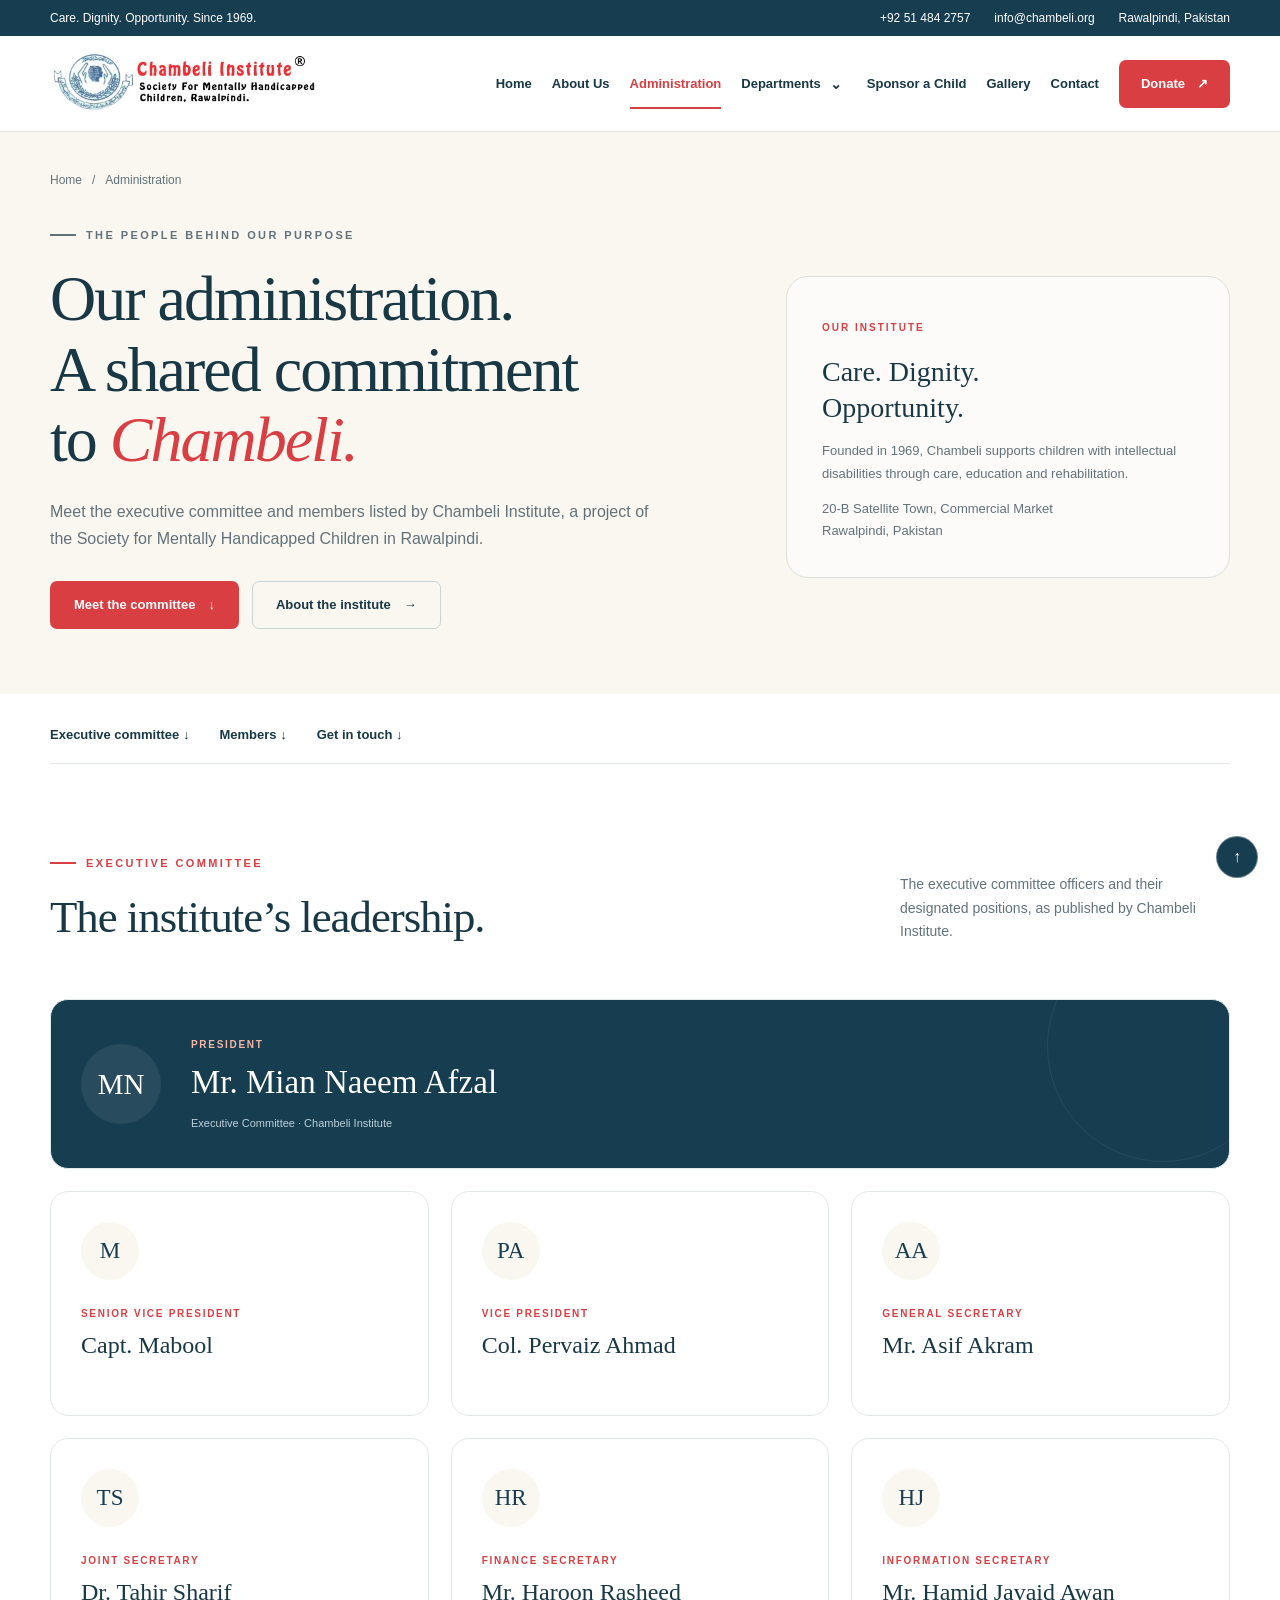
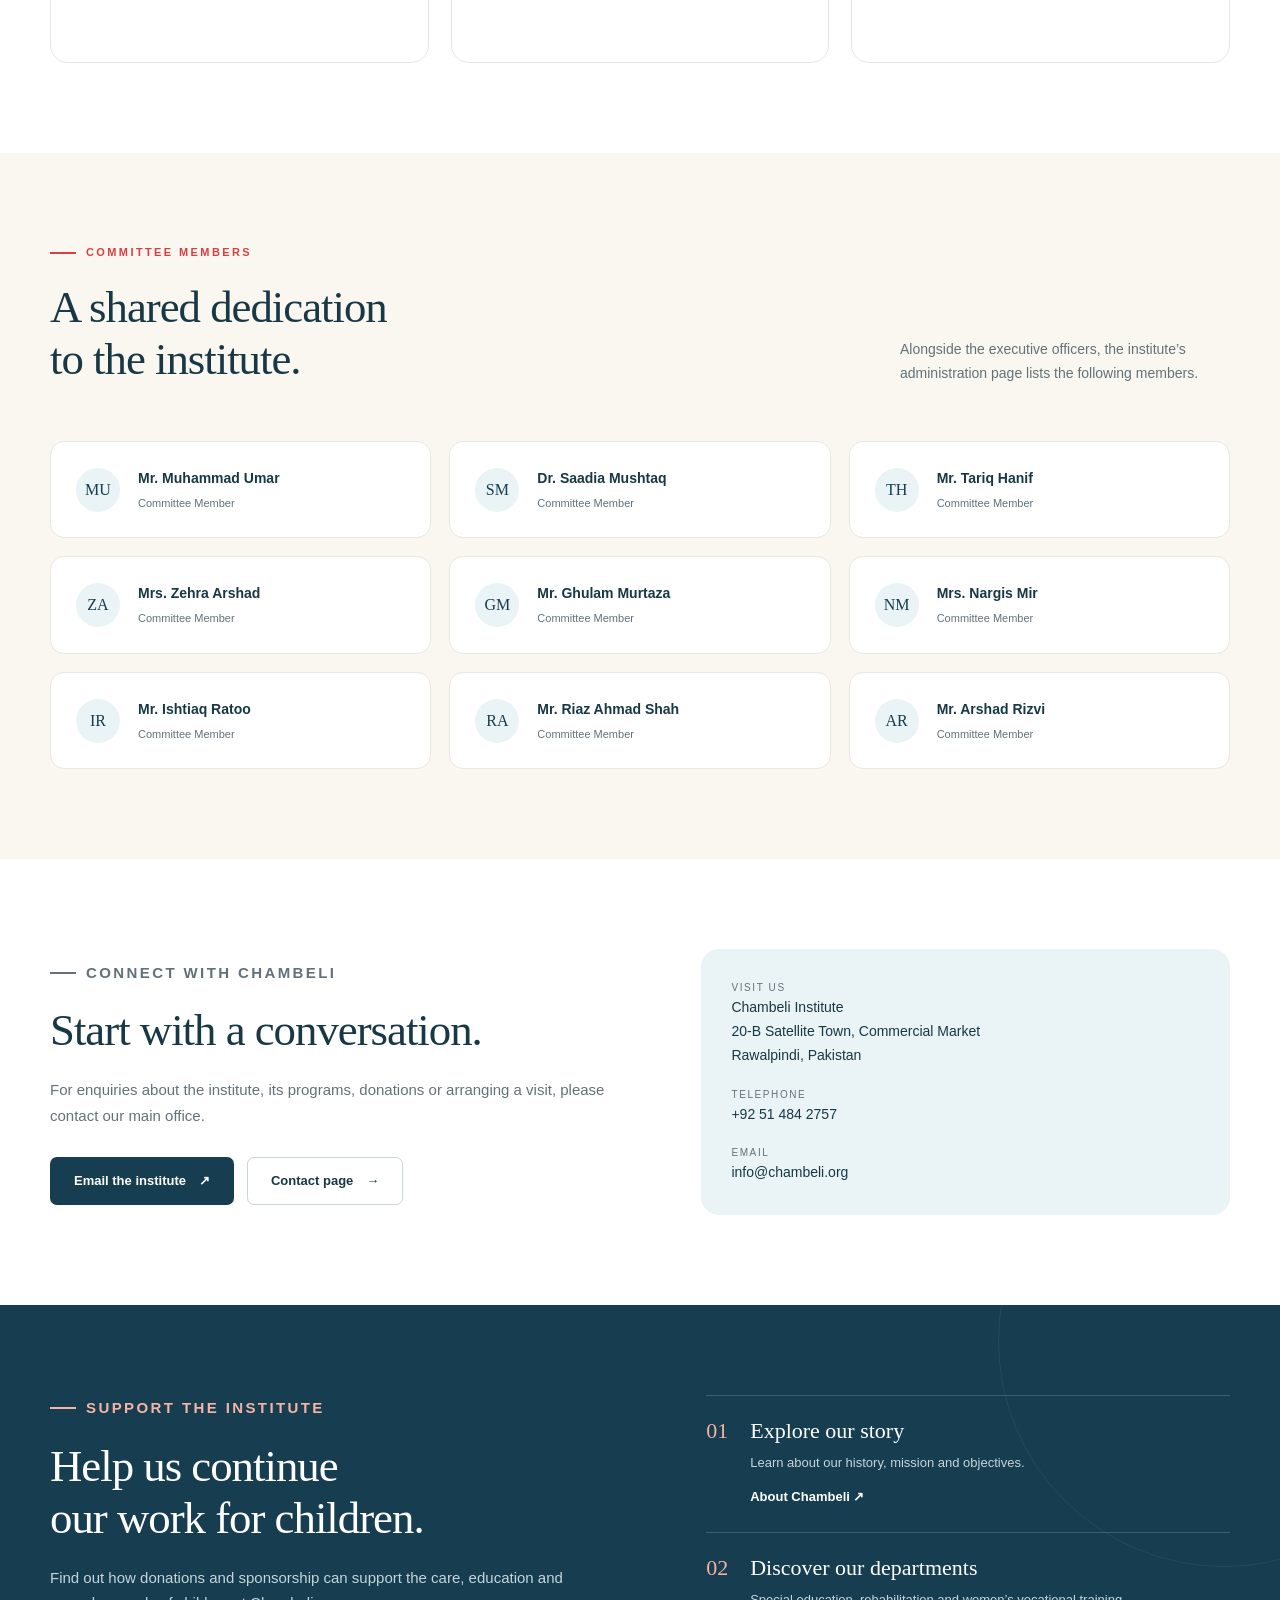
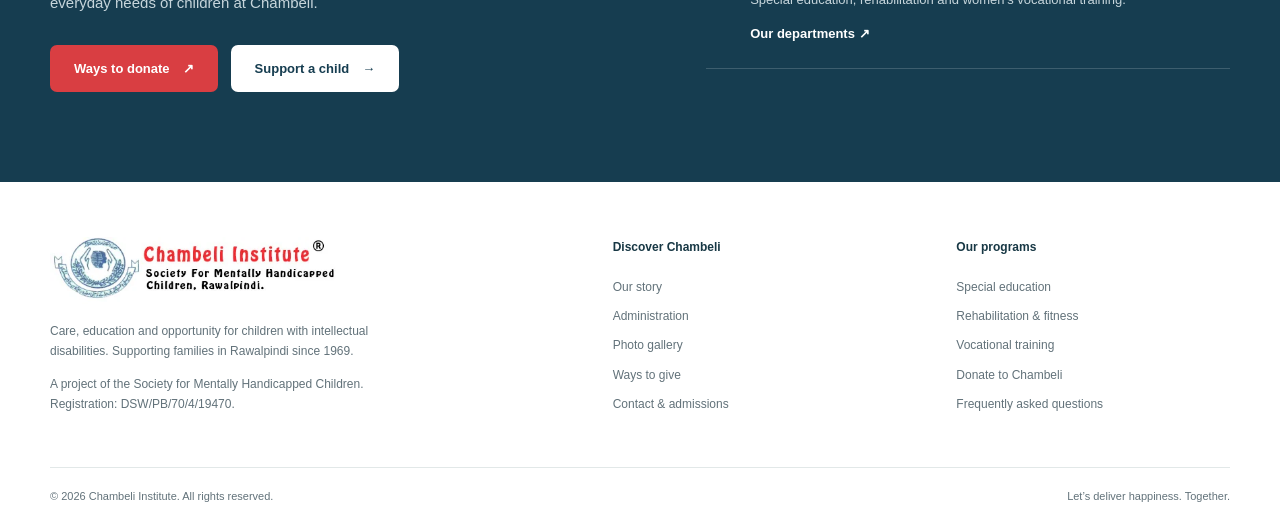
<file: administration/index.html>
<!DOCTYPE html><html lang="en"><head><meta charset="UTF-8"><meta name="viewport" content="width=device-width, initial-scale=1"><title>Administration | Chambeli Institute, Rawalpindi</title><meta name="description" content="Meet the executive committee and members listed by Chambeli Institute in Rawalpindi, including the President, officers and committee members."><meta name="theme-color" content="#163d50"><meta property="og:title" content="Administration | Chambeli Institute"><meta property="og:description" content="Meet Chambeli Institute’s executive committee and administration in Rawalpindi."><meta property="og:type" content="website"><style>
:root{--navy:#163d50;--ink:#183845;--muted:#62727a;--red:#d93e42;--cream:#faf7f1;--line:#e2e8e8;--white:#fff;--blue:#eaf3f5;--radius:22px}*{box-sizing:border-box}html{scroll-behavior:smooth;scroll-padding-top:112px}body{margin:0;color:var(--ink);background:white;font:16px/1.7 Arial,Helvetica,sans-serif}a{color:inherit;text-decoration:none}button{font:inherit}img{display:block;width:100%;height:auto}button,a{-webkit-tap-highlight-color:transparent}a:focus-visible,button:focus-visible,summary:focus-visible{outline:3px solid #d73e43;outline-offset:5px}.container{width:min(1180px,calc(100% - 48px));margin:auto}.skip{position:fixed;left:20px;top:-100px;z-index:100;background:white;padding:12px}.skip:focus{top:12px}.topbar{background:var(--navy);color:#fff;font-size:12px;padding:8px 0}.topbar .container{display:flex;justify-content:space-between;gap:20px}.toplinks{display:flex;gap:24px}.site-header{position:sticky;top:0;z-index:30;background:rgba(255,255,255,.97);border-bottom:1px solid var(--line)}.navrow{display:flex;align-items:center;justify-content:space-between;gap:26px;min-height:95px}.logo{width:290px;flex-shrink:0}.navigation{display:flex;align-items:center;gap:18px;font-size:13px;font-weight:700}.navigation>a:not(.btn){padding:12px 0}.navigation>a:hover{color:var(--red)}.btn{display:inline-flex;align-items:center;justify-content:center;gap:13px;padding:13px 23px;border:1px solid transparent;border-radius:7px;font-size:13px;font-weight:700;line-height:1.5;cursor:pointer;transition:transform .2s,background .2s}.btn:hover{transform:translateY(-2px)}.btn-red{background:var(--red);color:white}.btn-red:hover{background:#ba3036;color:white!important}.btn-dark{background:var(--navy);color:white}.btn-outline{border-color:#c9d4d7;background:transparent}.btn-white{background:white;color:var(--navy)}.menu-toggle{display:none;background:none;border:1px solid var(--line);border-radius:7px;padding:8px 12px;color:var(--navy)}.eyebrow{font-size:11px;font-weight:800;text-transform:uppercase;letter-spacing:2.4px;color:var(--red);display:flex;align-items:center;gap:10px;margin:0 0 20px}.eyebrow:before{content:"";width:26px;height:2px;background:currentColor}.hero{background:var(--cream);overflow:hidden;position:relative}.hero-grid{display:grid;grid-template-columns:1fr 1fr;gap:58px;align-items:center;padding:70px 0 76px}.hero h1{font:500 clamp(44px,5.1vw,70px)/1.08 Georgia,serif;letter-spacing:-2.5px;margin:0 0 25px}.hero h1 em{font-weight:400;color:var(--red)}.lead{font-size:17px;line-height:1.9;color:var(--muted);max-width:500px}.actions{display:flex;flex-wrap:wrap;gap:13px;margin-top:29px}.hero-note{display:flex;align-items:center;gap:11px;margin-top:28px;font-size:12px;color:var(--muted)}.dot{height:8px;width:8px;background:#438470;border-radius:100%}.hero-visual{position:relative;padding:0 0 30px 15px}.hero-photo{height:470px;object-fit:cover;border-radius:120px 18px 18px 18px;background:#dfe6e5}.photo-label{position:absolute;bottom:7px;left:-15px;background:white;padding:22px 26px;border-radius:12px;box-shadow:0 14px 40px #18384512;display:flex;align-items:center;gap:16px}.photo-label b{font:36px/1 Georgia,serif;color:var(--red)}.photo-label span{font-size:12px;line-height:1.6}.visual-tag{position:absolute;top:25px;right:-16px;border-radius:100px;background:var(--navy);color:white;font-size:11px;letter-spacing:1px;padding:11px 17px}.intro-strip{border-bottom:1px solid var(--line)}.strip-grid{display:grid;grid-template-columns:repeat(3,1fr);padding:28px 0}.strip-item{display:flex;align-items:center;justify-content:center;gap:16px;border-right:1px solid var(--line)}.strip-item:last-child{border:0}.strip-item b{display:block;font-size:14px}.strip-item small{color:var(--muted);font-size:12px}.symbol{font:26px Georgia,serif;color:var(--red)}section.section{padding:90px 0}.section-title{font:500 clamp(32px,3.5vw,46px)/1.16 Georgia,serif;letter-spacing:-1px;margin:0 0 20px}.section-heading{display:flex;align-items:end;justify-content:space-between;gap:50px;margin-bottom:35px}.section-heading>div{max-width:600px}.section-heading>p{max-width:330px;color:var(--muted);font-size:14px;margin:0 0 20px}.cards{display:grid;grid-template-columns:repeat(3,1fr);gap:22px}.card{padding:32px;border:1px solid var(--line);border-radius:var(--radius);transition:box-shadow .2s,transform .2s}.card:hover{transform:translateY(-5px);box-shadow:0 15px 30px #18384509}.card:nth-child(2){background:var(--blue);border-color:var(--blue)}.card:nth-child(3){background:#fcf3ed;border-color:#fcf3ed}.card-icon{width:49px;height:49px;border-radius:14px;background:#f8ebeb;color:var(--red);display:grid;place-items:center;margin-bottom:27px}.card-icon svg{width:26px;height:26px;fill:none;stroke:currentColor;stroke-width:1.5}.card h3{font:25px/1.25 Georgia,serif;margin:0 0 15px}.card p{font-size:14px;color:var(--muted)}.card ul{padding-left:18px;font-size:13px;color:var(--muted);margin:20px 0 26px}.text-link{display:inline-flex;gap:22px;align-items:center;font-size:13px;font-weight:700;color:var(--navy)}.text-link:hover{color:var(--red)}.about{background:var(--cream)}.about-grid{display:grid;grid-template-columns:1fr 1fr;gap:75px;align-items:center}.about-photo{height:450px;object-fit:cover;border-radius:var(--radius)}.caption{font-size:11px;color:var(--muted);margin-top:10px}.about-copy p{font-size:15px;color:var(--muted)}.values{display:grid;grid-template-columns:1fr 1fr;gap:18px;margin:27px 0}.value{border-top:1px solid #d9dfda;padding-top:16px;font-size:13px}.value b{display:block;margin-bottom:5px}.value span{color:var(--muted);font-size:12px}.activities{display:grid;grid-template-columns:1.25fr 1fr;gap:23px}.activity{position:relative;overflow:hidden;border-radius:var(--radius);background:var(--navy)}.activity img{height:340px;object-fit:cover;transition:transform .4s}.activity:hover img{transform:scale(1.035)}.activity:after{content:"";position:absolute;inset:35% 0 0;background:linear-gradient(transparent,#102e40df)}.activity-copy{position:absolute;bottom:26px;left:28px;right:28px;color:#fff;z-index:1}.activity-copy small{text-transform:uppercase;letter-spacing:2px;font-size:10px}.activity-copy h3{font:28px/1.2 Georgia,serif;margin:9px 0}.support{background:var(--navy);color:#fff;position:relative;overflow:hidden}.support:before{content:"";position:absolute;width:450px;height:450px;border:1px solid #ffffff10;border-radius:100%;right:-170px;top:-190px;pointer-events:none}.support-grid{display:grid;grid-template-columns:1.1fr 1fr;gap:80px;align-items:start}.support .eyebrow{color:#f6b5a4}.support p{color:#c6d5db;font-size:15px}.support-options{border-top:1px solid #ffffff2b}.support-option{display:flex;gap:22px;padding:22px 0;border-bottom:1px solid #ffffff2b}.support-option>span{color:#f5b2a1;font:22px Georgia,serif}.support-option h3{font:22px Georgia,serif;margin:0 0 8px}.support-option p{font-size:13px;margin:0}.faq-grid{display:grid;grid-template-columns:.8fr 1.2fr;gap:80px}.faq-grid p{color:var(--muted);font-size:14px}details{border-bottom:1px solid var(--line);padding:19px 0}summary{font-size:15px;font-weight:700;cursor:pointer;list-style:none;padding-right:30px;position:relative}summary::-webkit-details-marker{display:none}summary:after{content:"+";position:absolute;right:4px;font-size:22px;top:-6px;color:var(--red)}details[open] summary:after{content:"−"}details p{margin-bottom:0}.contact-box{background:var(--cream);border:1px solid #ece7df;border-radius:var(--radius);padding:45px;display:grid;grid-template-columns:1.1fr 1fr;gap:50px}.contact-box p{color:var(--muted);font-size:14px}.contact-details{display:grid;gap:17px;align-content:center}.contact-details a,.contact-details address{font-style:normal;font-size:14px}.contact-details small{display:block;color:var(--muted);font-size:10px;text-transform:uppercase;letter-spacing:1.5px;margin-bottom:3px}.footer{padding:55px 0 0}.footer-grid{display:grid;grid-template-columns:1.8fr 1fr 1fr;gap:70px;padding-bottom:40px}.footer-logo{width:290px;max-width:100%;margin-bottom:17px}.footer p{font-size:12px;color:var(--muted);max-width:350px}.footer h3{font-size:12px;margin:0 0 19px}.footer-links{display:grid;gap:9px;font-size:12px;color:var(--muted)}.footer-links a:hover{color:var(--red)}.footer-bottom{border-top:1px solid var(--line);padding:19px 0;display:flex;justify-content:space-between;gap:20px;color:var(--muted);font-size:11px}.back-top{position:fixed;bottom:22px;right:22px;background:var(--navy);color:white;border:1px solid #fff5;width:42px;height:42px;border-radius:50%;display:grid;place-items:center;z-index:10}.contact-section{padding:0 0 35px}.muted{color:var(--muted)}
@media(min-width:1500px){.hero-grid{padding:90px 0}.hero-photo{height:510px}}@media(max-width:1050px){.logo{width:240px}.navigation{gap:15px;font-size:12px}.navigation .btn{padding:11px 15px}.hero-grid{gap:30px}.hero-photo{height:440px}.about-grid,.support-grid{gap:40px}.card{padding:25px}.faq-grid{gap:40px}}
@media(max-width:820px){.topbar .container>span{display:none}.toplinks{width:100%;justify-content:space-between}.navrow{min-height:82px}.logo{width:255px;max-width:calc(100% - 90px)}.menu-toggle{display:block}.navigation{display:none;position:absolute;top:100%;left:0;right:0;background:#fff;padding:20px 24px;box-shadow:0 12px 18px #18384512;align-items:stretch;gap:4px}.navigation.open{display:flex;flex-direction:column}.navigation .btn{margin-top:8px}.hero-grid{grid-template-columns:1fr;padding:48px 0 45px;gap:36px}.hero h1{max-width:650px;font-size:58px}.lead{max-width:620px}.hero-visual{padding-left:12px;max-width:650px;width:100%}.hero-photo{height:390px;border-radius:75px 18px 18px 18px}.photo-label{left:0}.visual-tag{right:-8px}.section-heading{display:block}.section-heading>p{max-width:600px}.cards{grid-template-columns:1fr}.card{padding:30px}.card ul{display:flex;flex-wrap:wrap;column-gap:35px}.about-grid,.support-grid,.faq-grid{grid-template-columns:1fr;gap:32px}.about-photo{height:380px}.activities{grid-template-columns:1fr 1fr}.activity img{height:300px}.activity-copy{left:20px}.activity-copy h3{font-size:24px}.contact-box{grid-template-columns:1fr;gap:20px}.footer-grid{gap:25px;grid-template-columns:1.5fr 1fr 1fr}.strip-item{gap:9px}.strip-item b{font-size:12px}.strip-item small{font-size:10px}.symbol{font-size:22px}section.section{padding:65px 0}}
@media(max-width:520px){.container{width:calc(100% - 36px)}.topbar{font-size:10px}.toplinks{gap:10px}.hero h1{font-size:47px;letter-spacing:-1.7px}.hero .lead{font-size:15px}.hero-photo{height:310px}.photo-label{padding:16px 20px}.photo-label b{font-size:30px}.visual-tag{font-size:9px}.strip-grid{grid-template-columns:1fr;padding:7px 0}.strip-item{justify-content:start;padding:13px 4px;border-right:0;border-bottom:1px solid var(--line);gap:18px}.strip-item b{font-size:13px}.strip-item small{font-size:11px}.section-title{font-size:35px}.eyebrow{font-size:10px;letter-spacing:1.8px}.activities{grid-template-columns:1fr}.activity img{height:310px}.about-photo{height:310px}.values{gap:14px}.contact-box{padding:28px}.footer-grid{grid-template-columns:1fr 1fr}.footer-brand{grid-column:1/-1}.footer-bottom{flex-direction:column;gap:5px}.btn{padding:13px 18px}.back-top{width:36px;height:36px;right:14px;bottom:14px}}
@media(prefers-reduced-motion:reduce){html{scroll-behavior:auto}*,*:before,*:after{transition:none!important}}

.navigation [aria-current="page"]{color:var(--red);box-shadow:inset 0 -2px var(--red)}
.breadcrumb{display:flex;gap:10px;font-size:12px;color:var(--muted);margin-bottom:35px}.breadcrumb a:hover{color:var(--red)}
.about-hero{background:var(--cream);padding:38px 0 65px}.about-hero-grid{display:grid;grid-template-columns:1.05fr 1fr;gap:65px;align-items:center}.about-hero h1{font:500 clamp(42px,4.8vw,64px)/1.1 Georgia,serif;letter-spacing:-2px;margin:0 0 23px}.about-hero h1 em{color:var(--red);font-weight:400}.about-hero .lead{font-size:16px}.about-hero figure{margin:0;position:relative}.about-hero figure img{height:360px;object-fit:cover;border-radius:70px 18px 18px 18px}.about-hero figcaption{background:var(--navy);color:white;position:absolute;bottom:18px;left:18px;border-radius:7px;padding:10px 16px;font-size:11px}.facts{display:grid;grid-template-columns:repeat(3,1fr);gap:24px;padding:30px 0;border-bottom:1px solid var(--line)}.fact{padding-right:20px;border-right:1px solid var(--line)}.fact:last-child{border:0}.fact small{font-size:10px;letter-spacing:1.7px;color:var(--muted);text-transform:uppercase;display:block}.fact strong{font:24px/1.4 Georgia,serif;display:block;margin-top:6px}.story-grid{display:grid;grid-template-columns:.8fr 1.2fr;gap:80px}.story-text p{margin-top:0;color:var(--muted);font-size:15px}.registration{margin-top:26px;border-left:3px solid var(--red);padding:16px 20px;background:var(--cream);font-size:13px}.registration b{display:block;margin-bottom:5px}.registration span{display:block;color:var(--muted)}.purpose{background:var(--blue)}.purpose-cards{display:grid;grid-template-columns:repeat(3,1fr);gap:22px}.purpose-card{background:white;border-radius:18px;padding:32px}.purpose-number{font:34px Georgia,serif;color:var(--red);display:block;margin-bottom:22px}.purpose-card h3{font:27px Georgia,serif;margin:0 0 15px}.purpose-card p{color:var(--muted);font-size:14px;margin:0}.approach-grid{display:grid;grid-template-columns:1fr 1.15fr;gap:65px;align-items:start}.approach-grid figure{margin:0;position:sticky;top:120px}.approach-grid figure img{height:440px;object-fit:cover;border-radius:var(--radius)}.approach-grid figcaption{font-size:12px;color:var(--muted);margin-top:12px}.program-list{display:grid;gap:0}.program-row{display:grid;grid-template-columns:35px 1fr;gap:15px;padding:19px 0;border-bottom:1px solid var(--line)}.program-row:first-child{padding-top:0}.program-row>span{font:20px Georgia,serif;color:var(--red)}.program-row h3{font-size:15px;margin:0 0 5px}.program-row p{color:var(--muted);font-size:13px;margin:0}.family-band{background:var(--cream)}.family-grid{display:grid;grid-template-columns:1.2fr 1fr;gap:65px;align-items:center}.family-grid p{font-size:15px;color:var(--muted)}.family-note{border-left:1px solid #cfd6d3;padding-left:35px}.family-note p{font:27px/1.5 Georgia,serif;color:var(--navy);margin:0}.next-links{display:grid;grid-template-columns:repeat(3,1fr);gap:20px}.next-card{display:block;padding:28px;border:1px solid var(--line);border-radius:15px}.next-card:hover{background:var(--cream)}.next-card h3{font:23px Georgia,serif;margin:0 0 12px}.next-card p{font-size:13px;color:var(--muted);margin-bottom:20px}.next-card span{font-size:12px;font-weight:bold;color:var(--red)}
@media(max-width:820px){.about-hero-grid,.story-grid,.approach-grid,.family-grid{grid-template-columns:1fr;gap:30px}.purpose-cards,.next-links{grid-template-columns:1fr}.about-hero figure img{height:350px}.approach-grid figure{position:static}.approach-grid figure img{height:350px}.family-note{padding-left:24px}.fact strong{font-size:20px}}@media(max-width:520px){.about-hero{padding-bottom:45px}.about-hero h1{font-size:44px;letter-spacing:-1px}.about-hero figure img{height:270px}.facts{grid-template-columns:1fr;gap:15px}.fact{border-right:0;border-bottom:1px solid var(--line);padding-bottom:15px}.fact:last-child{padding:0}.fact strong{font-size:22px}.purpose-card{padding:26px}.family-note p{font-size:24px}.approach-grid figure img{height:300px}}

.admin-hero{background:var(--cream);padding:38px 0 65px}.admin-intro{display:grid;grid-template-columns:1.2fr .8fr;gap:70px;align-items:center}.admin-hero h1{font:500 clamp(44px,5vw,66px)/1.1 Georgia,serif;letter-spacing:-2px;margin:0 0 22px}.admin-hero h1 em{font-weight:400;color:var(--red)}.admin-intro p{color:var(--muted);max-width:600px}.admin-seal{padding:35px;border:1px solid #dedfd7;border-radius:var(--radius);background:#fff9}.admin-seal .seal-label{font-size:10px;text-transform:uppercase;letter-spacing:2px;color:var(--red);font-weight:bold}.admin-seal h2{font:28px/1.3 Georgia,serif;margin:14px 0}.admin-seal p{font-size:13px;margin-bottom:0}.admin-tabs{display:flex;gap:30px;padding-top:30px;border-bottom:1px solid var(--line)}.admin-tabs a{font-size:13px;font-weight:bold;padding-bottom:17px}.admin-tabs a:hover{color:var(--red)}.leadership-grid{display:grid;grid-template-columns:repeat(3,minmax(0,1fr));gap:22px}.person-card{border:1px solid var(--line);border-radius:18px;padding:30px;display:flex;flex-direction:column;align-items:start;min-height:225px;position:relative;overflow:hidden}.person-card:first-child{background:var(--navy);color:white;grid-column:1/-1;min-height:170px;display:grid;grid-template-columns:85px 1fr;align-items:center;gap:25px}.person-card:first-child:after{content:"";position:absolute;width:230px;height:230px;border:1px solid #ffffff12;border-radius:50%;right:-50px;top:-70px}.initials{width:58px;height:58px;border-radius:50%;display:grid;place-items:center;background:var(--cream);color:var(--navy);font:23px Georgia,serif;margin-bottom:25px}.person-card:first-child .initials{width:80px;height:80px;background:#ffffff14;color:white;margin:0;font-size:29px}.person-card h3{font:24px/1.3 Georgia,serif;margin:8px 0 0}.person-card:first-child h3{font-size:33px}.person-role{font-size:10px;letter-spacing:1.7px;text-transform:uppercase;color:var(--red);font-weight:bold;margin:0}.person-card:first-child .person-role{color:#f6b5a4}.person-card small{font-size:11px;color:#bfd1d9;display:block;margin-top:10px}.members-section{background:var(--cream)}.member-grid{display:grid;grid-template-columns:repeat(3,minmax(0,1fr));gap:18px}.member-card{background:white;border:1px solid #e7e8e0;border-radius:14px;padding:25px;display:flex;align-items:center;gap:18px}.member-card .initials{width:44px;height:44px;min-width:44px;margin:0;font-size:16px;background:var(--blue)}.member-card h3{font-size:14px;margin:0 0 3px}.member-card p{font-size:11px;color:var(--muted);margin:0}.admin-contact{display:grid;grid-template-columns:1.1fr 1fr;gap:70px;align-items:center}.admin-contact p{color:var(--muted);font-size:15px}.admin-address{padding:30px;background:var(--blue);border-radius:18px;display:grid;gap:18px}.admin-address small{display:block;font-size:10px;letter-spacing:1.6px;text-transform:uppercase;color:var(--muted)}.admin-address address{font-style:normal;font-size:14px}.admin-address a{font-size:14px}.admin-navigation-link{color:var(--red)!important;box-shadow:inset 0 -2px var(--red)}
@media(max-width:820px){.admin-intro,.admin-contact{grid-template-columns:1fr;gap:28px}.leadership-grid,.member-grid{grid-template-columns:repeat(2,minmax(0,1fr))}.admin-seal{padding:27px}.person-card{min-height:210px}}@media(max-width:520px){.admin-hero{padding-bottom:42px}.admin-hero h1{font-size:44px;letter-spacing:-1px}.leadership-grid,.member-grid{grid-template-columns:1fr}.person-card{min-height:185px;padding:25px}.person-card:first-child{grid-template-columns:58px 1fr;gap:18px}.person-card:first-child .initials{height:58px;width:58px;font-size:22px}.person-card:first-child h3{font-size:27px}.admin-tabs{gap:24px}.admin-tabs a{font-size:12px}.member-card{padding:21px}}
</style><link rel="stylesheet" href="/assets/site-navigation.css">
<script src="/assets/site-navigation.js" defer></script>
</head><body id="top"><a class="skip" href="#main">Skip to content</a>
<div class="topbar"><div class="container"><span>Care. Dignity. Opportunity. Since 1969.</span><div class="toplinks"><a href="tel:+92514842757">+92 51 484 2757</a><a href="mailto:info@chambeli.org">info@chambeli.org</a><span>Rawalpindi, Pakistan</span></div></div></div>
<header class="site-header ch-header"><div class="container ch-navrow"><a class="ch-brand" href="/" aria-label="Chambeli Institute home"><img src="/assets/logo-new.webp" width="430" height="99" alt="Chambeli Institute — Society for Mentally Handicapped Children, Rawalpindi"></a><button class="ch-menu-button" type="button" aria-expanded="false" aria-controls="site-navigation">Menu <span aria-hidden="true">☰</span></button><nav class="ch-nav" id="site-navigation" aria-label="Main navigation"><a href="/">Home</a><a href="/about-foundation/">About Us</a><a href="/administration/" aria-current="page">Administration</a><div class="ch-department"><div class="ch-department-row"><a class="ch-dept-link" href="/departments/">Departments</a><button class="ch-dropdown-button" type="button" aria-label="Show department pages" aria-expanded="true" aria-controls="department-dropdown"><span aria-hidden="true">⌄</span></button></div><div class="ch-dropdown" id="department-dropdown"><a href="/school/">School for Special Kids</a><a href="/rehabilitation-and-fitness-center/">Rehabilitation &amp; Fitness Center</a><a href="/female-vocational-training-center/">Female Vocational Training</a></div></div><a href="/gallery/">Gallery</a><a href="/contact/">Contact</a><a class="ch-donate" href="/donate-us/">Donate <span aria-hidden="true">↗</span></a></nav></div></header>
<main id="main"><section class="admin-hero" aria-labelledby="page-title"><div class="container"><nav class="breadcrumb" aria-label="Breadcrumb"><a href="/">Home</a><span aria-hidden="true">/</span><span aria-current="page">Administration</span></nav><div class="admin-intro"><div><p class="eyebrow">The people behind our purpose</p><h1 id="page-title">Our administration.<br>A shared commitment<br>to <em>Chambeli.</em></h1><p>Meet the executive committee and members listed by Chambeli Institute, a project of the Society for Mentally Handicapped Children in Rawalpindi.</p><div class="actions"><a class="btn btn-red" href="#executive-committee">Meet the committee <span aria-hidden="true">↓</span></a><a class="btn btn-outline" href="/about-foundation/">About the institute <span aria-hidden="true">→</span></a></div></div><aside class="admin-seal"><span class="seal-label">Our institute</span><h2>Care. Dignity.<br>Opportunity.</h2><p>Founded in 1969, Chambeli supports children with intellectual disabilities through care, education and rehabilitation.</p><p>20-B Satellite Town, Commercial Market<br>Rawalpindi, Pakistan</p></aside></div></div></section><div class="container"><nav class="admin-tabs" aria-label="On this page"><a href="#executive-committee">Executive committee ↓</a><a href="#members">Members ↓</a><a href="#administration-contact">Get in touch ↓</a></nav></div>
<section class="section" id="executive-committee"><div class="container"><div class="section-heading"><div><p class="eyebrow">Executive committee</p><h2 class="section-title">The institute’s leadership.</h2></div><p>The executive committee officers and their designated positions, as published by Chambeli Institute.</p></div><div class="leadership-grid"><article class="person-card"><span class="initials" aria-hidden="true">MN</span><div><p class="person-role">President</p><h3>Mr. Mian Naeem Afzal</h3><small>Executive Committee · Chambeli Institute</small></div></article><article class="person-card"><span class="initials" aria-hidden="true">M</span><div><p class="person-role">Senior Vice President</p><h3>Capt. Mabool</h3></div></article><article class="person-card"><span class="initials" aria-hidden="true">PA</span><div><p class="person-role">Vice President</p><h3>Col. Pervaiz Ahmad</h3></div></article><article class="person-card"><span class="initials" aria-hidden="true">AA</span><div><p class="person-role">General Secretary</p><h3>Mr. Asif Akram</h3></div></article><article class="person-card"><span class="initials" aria-hidden="true">TS</span><div><p class="person-role">Joint Secretary</p><h3>Dr. Tahir Sharif</h3></div></article><article class="person-card"><span class="initials" aria-hidden="true">HR</span><div><p class="person-role">Finance Secretary</p><h3>Mr. Haroon Rasheed</h3></div></article><article class="person-card"><span class="initials" aria-hidden="true">HJ</span><div><p class="person-role">Information Secretary</p><h3>Mr. Hamid Javaid Awan</h3></div></article></div></div></section>
<section class="section members-section" id="members"><div class="container"><div class="section-heading"><div><p class="eyebrow">Committee members</p><h2 class="section-title">A shared dedication<br>to the institute.</h2></div><p>Alongside the executive officers, the institute’s administration page lists the following members.</p></div><div class="member-grid"><article class="member-card"><span class="initials" aria-hidden="true">MU</span><div><h3>Mr. Muhammad Umar</h3><p>Committee Member</p></div></article><article class="member-card"><span class="initials" aria-hidden="true">SM</span><div><h3>Dr. Saadia Mushtaq</h3><p>Committee Member</p></div></article><article class="member-card"><span class="initials" aria-hidden="true">TH</span><div><h3>Mr. Tariq Hanif</h3><p>Committee Member</p></div></article><article class="member-card"><span class="initials" aria-hidden="true">ZA</span><div><h3>Mrs. Zehra Arshad</h3><p>Committee Member</p></div></article><article class="member-card"><span class="initials" aria-hidden="true">GM</span><div><h3>Mr. Ghulam Murtaza</h3><p>Committee Member</p></div></article><article class="member-card"><span class="initials" aria-hidden="true">NM</span><div><h3>Mrs. Nargis Mir</h3><p>Committee Member</p></div></article><article class="member-card"><span class="initials" aria-hidden="true">IR</span><div><h3>Mr. Ishtiaq Ratoo</h3><p>Committee Member</p></div></article><article class="member-card"><span class="initials" aria-hidden="true">RA</span><div><h3>Mr. Riaz Ahmad Shah</h3><p>Committee Member</p></div></article><article class="member-card"><span class="initials" aria-hidden="true">AR</span><div><h3>Mr. Arshad Rizvi</h3><p>Committee Member</p></div></article></div></div></section>
<section class="section" id="administration-contact"><div class="container admin-contact"><div><p class="eyebrow">Connect with Chambeli</p><h2 class="section-title">Start with a conversation.</h2><p>For enquiries about the institute, its programs, donations or arranging a visit, please contact our main office.</p><div class="actions"><a class="btn btn-dark" href="mailto:info@chambeli.org">Email the institute <span aria-hidden="true">↗</span></a><a class="btn btn-outline" href="/contact/">Contact page <span aria-hidden="true">→</span></a></div></div><div class="admin-address"><address><small>Visit us</small>Chambeli Institute<br>20-B Satellite Town, Commercial Market<br>Rawalpindi, Pakistan</address><a href="tel:+92514842757"><small>Telephone</small>+92 51 484 2757</a><a href="mailto:info@chambeli.org"><small>Email</small>info@chambeli.org</a></div></div></section>
<section class="section support"><div class="container support-grid"><div><p class="eyebrow">Support the institute</p><h2 class="section-title">Help us continue<br>our work for children.</h2><p>Find out how donations and sponsorship can support the care, education and everyday needs of children at Chambeli.</p><div class="actions"><a class="btn btn-red" href="/donate-us/">Ways to donate <span aria-hidden="true">↗</span></a><a class="btn btn-white" href="/sponsor-a-child/">Support a child <span aria-hidden="true">→</span></a></div></div><div class="support-options"><div class="support-option"><span aria-hidden="true">01</span><div><h3>Explore our story</h3><p>Learn about our history, mission and objectives.</p><a class="text-link" style="color:white;margin-top:12px" href="/about-foundation/">About Chambeli ↗</a></div></div><div class="support-option"><span aria-hidden="true">02</span><div><h3>Discover our departments</h3><p>Special education, rehabilitation and women’s vocational training.</p><a class="text-link" style="color:white;margin-top:12px" href="/departments/">Our departments ↗</a></div></div></div></div></section></main><footer class="footer"><div class="container"><div class="footer-grid"><div class="footer-brand"><a href="/"><img class="footer-logo" src="/assets/logo-new.webp" width="430" height="99" loading="lazy" alt="Chambeli Institute"></a><p>Care, education and opportunity for children with intellectual disabilities. Supporting families in Rawalpindi since 1969.</p><p>A project of the Society for Mentally Handicapped Children.<br>Registration: DSW/PB/70/4/19470.</p></div><div><h3>Discover Chambeli</h3><nav class="footer-links" aria-label="About and support"><a href="/about-foundation/">Our story</a><a href="/administration/">Administration</a><a href="/gallery/">Photo gallery</a><a href="/donate-us/">Ways to give</a><a href="/contact/">Contact & admissions</a></nav></div><div><h3>Our programs</h3><nav class="footer-links" aria-label="Programs"><a href="/school/">Special education</a><a href="/rehabilitation-and-fitness-center/">Rehabilitation & fitness</a><a href="/female-vocational-training-center/">Vocational training</a><a href="/donate-us/">Donate to Chambeli</a><a href="/contact/">Frequently asked questions</a></nav></div></div><div class="footer-bottom"><span>© <span id="year">2026</span> Chambeli Institute. All rights reserved.</span><span>Let’s deliver happiness. Together.</span></div></div></footer><a href="#top" class="back-top" aria-label="Back to top">↑</a>

</body></html>
</file>
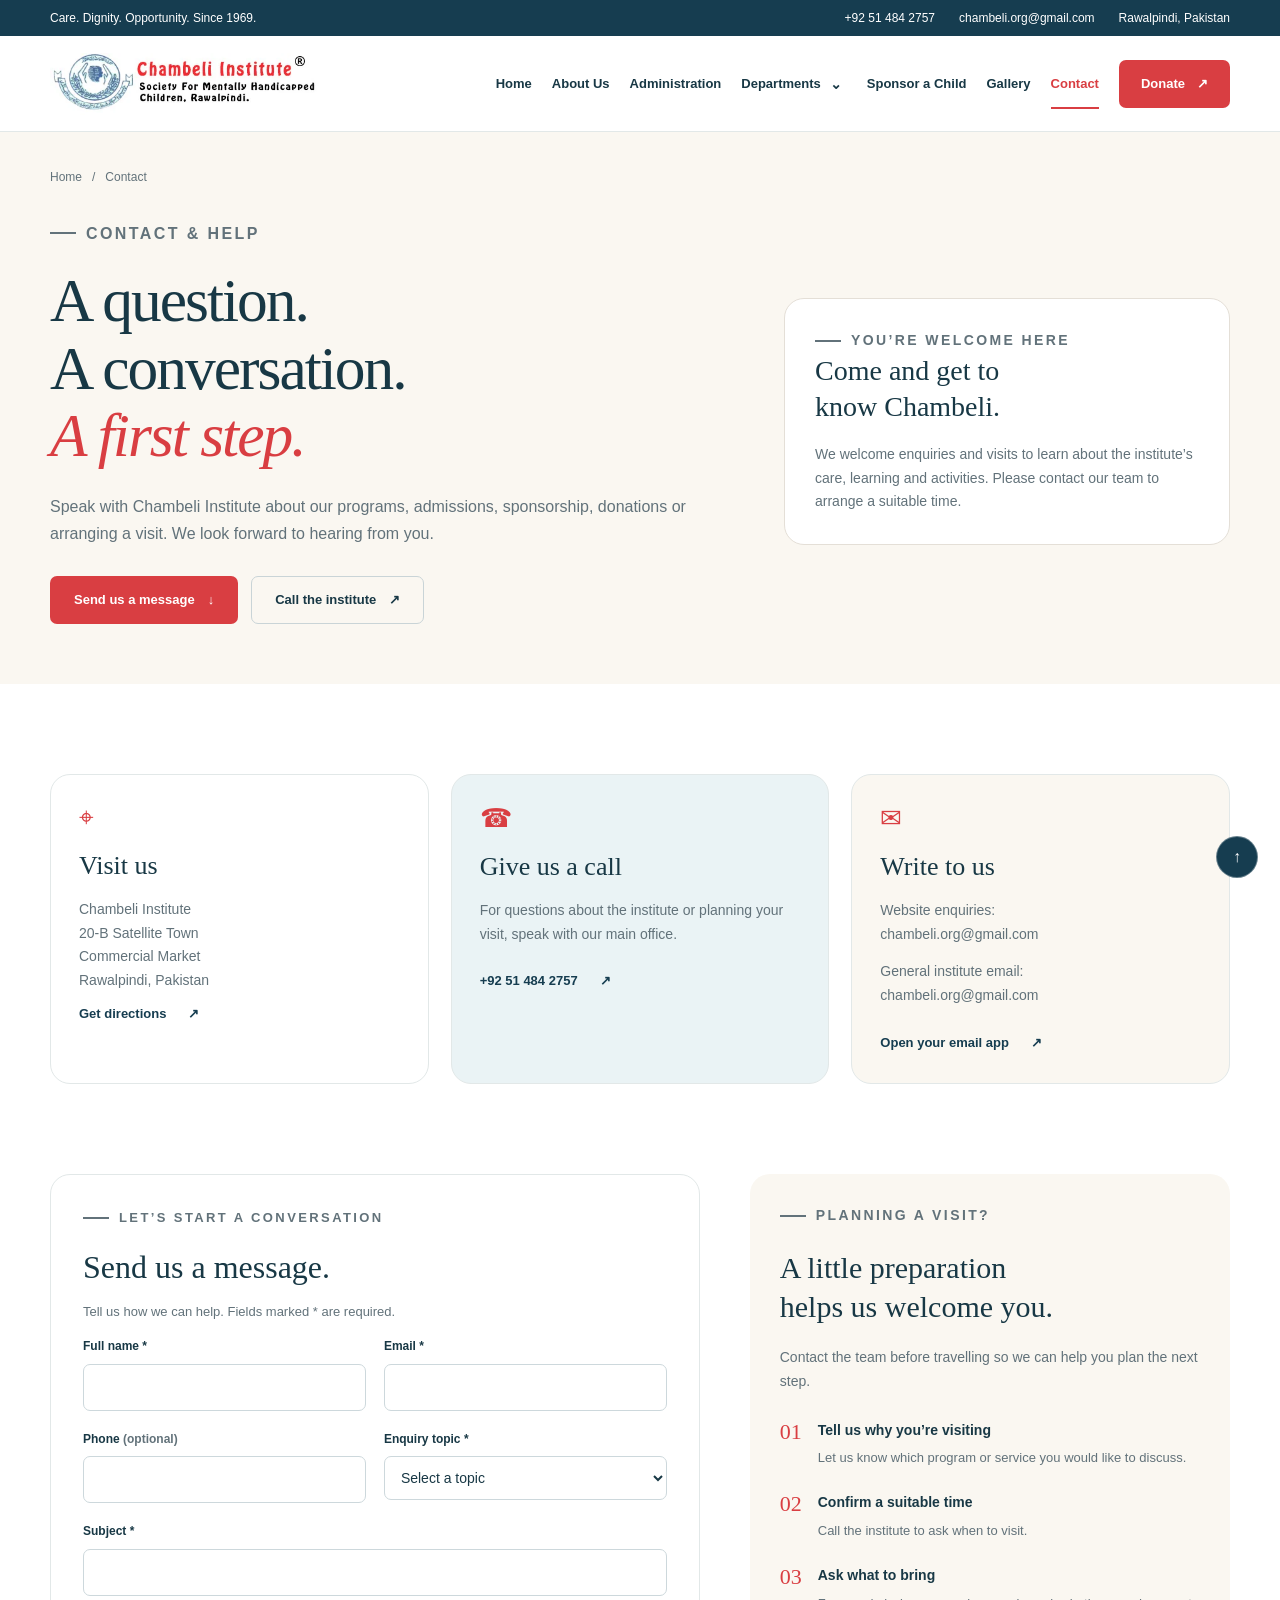
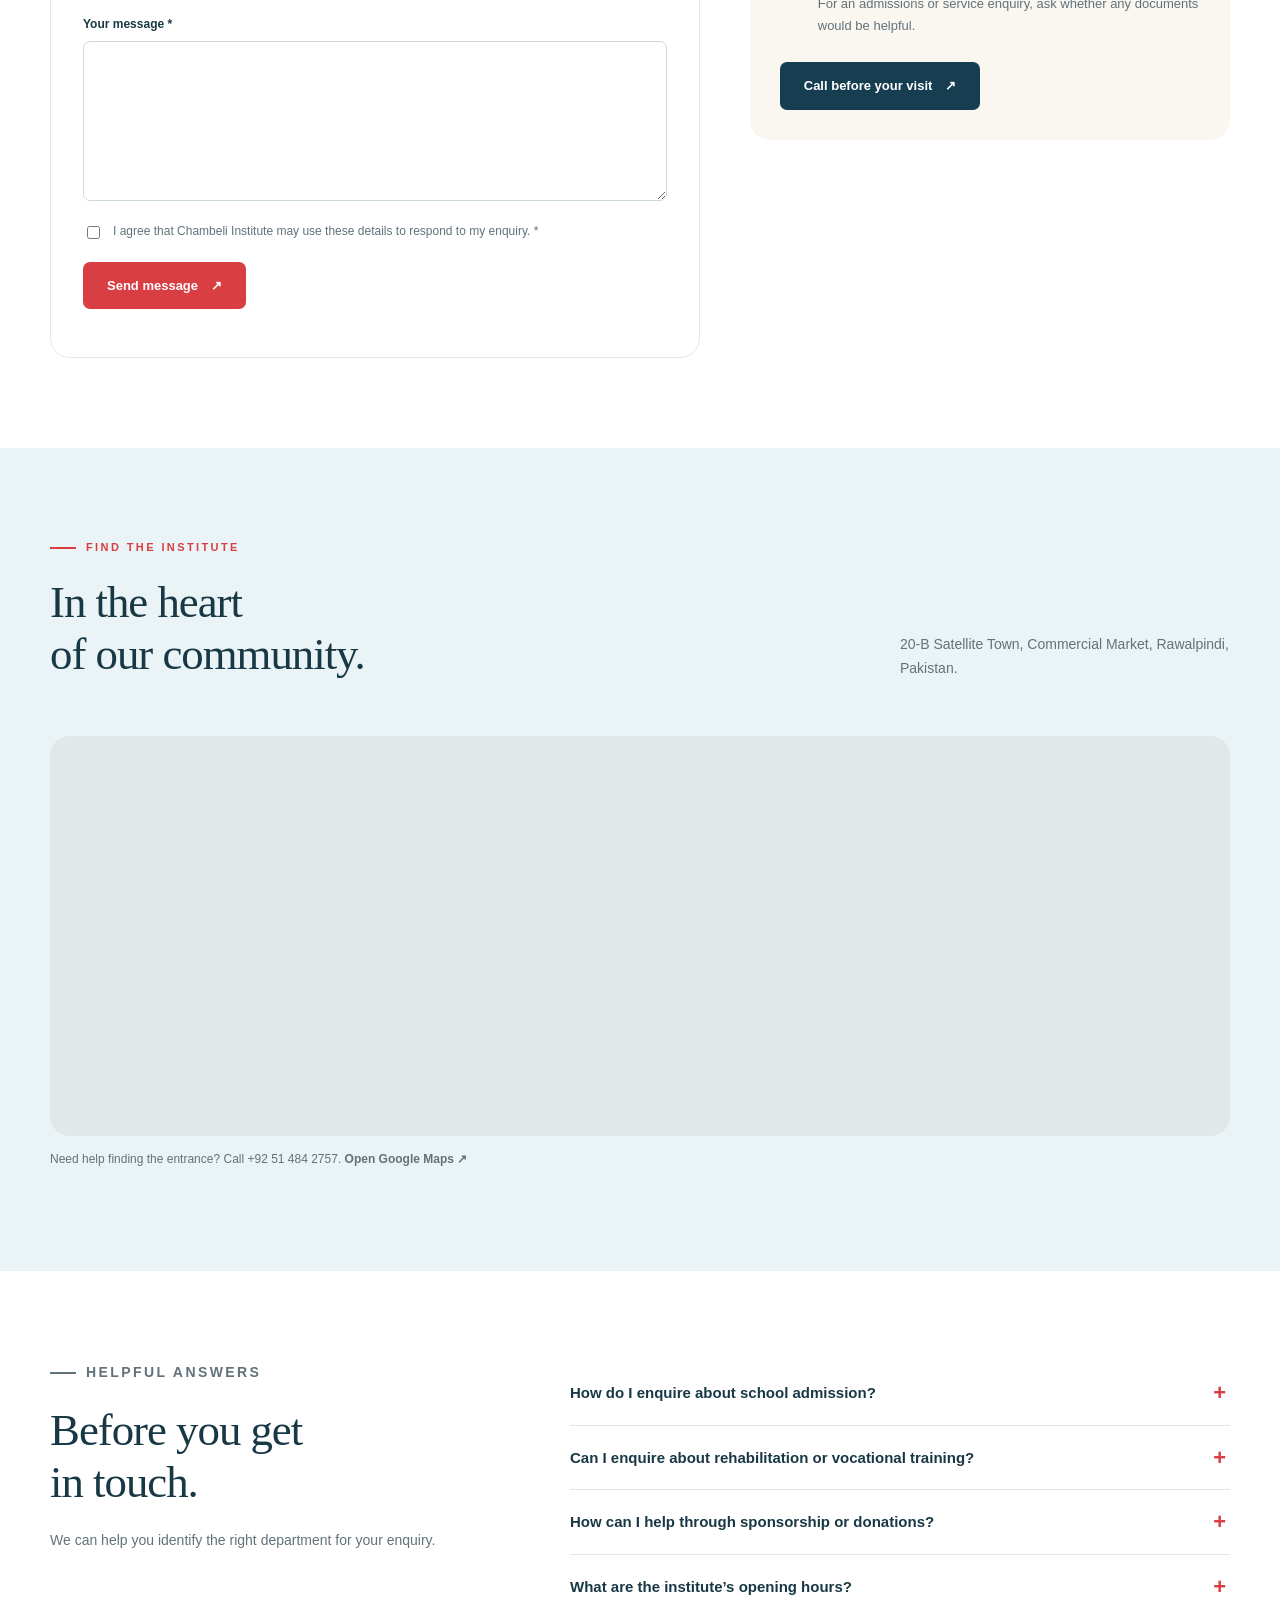
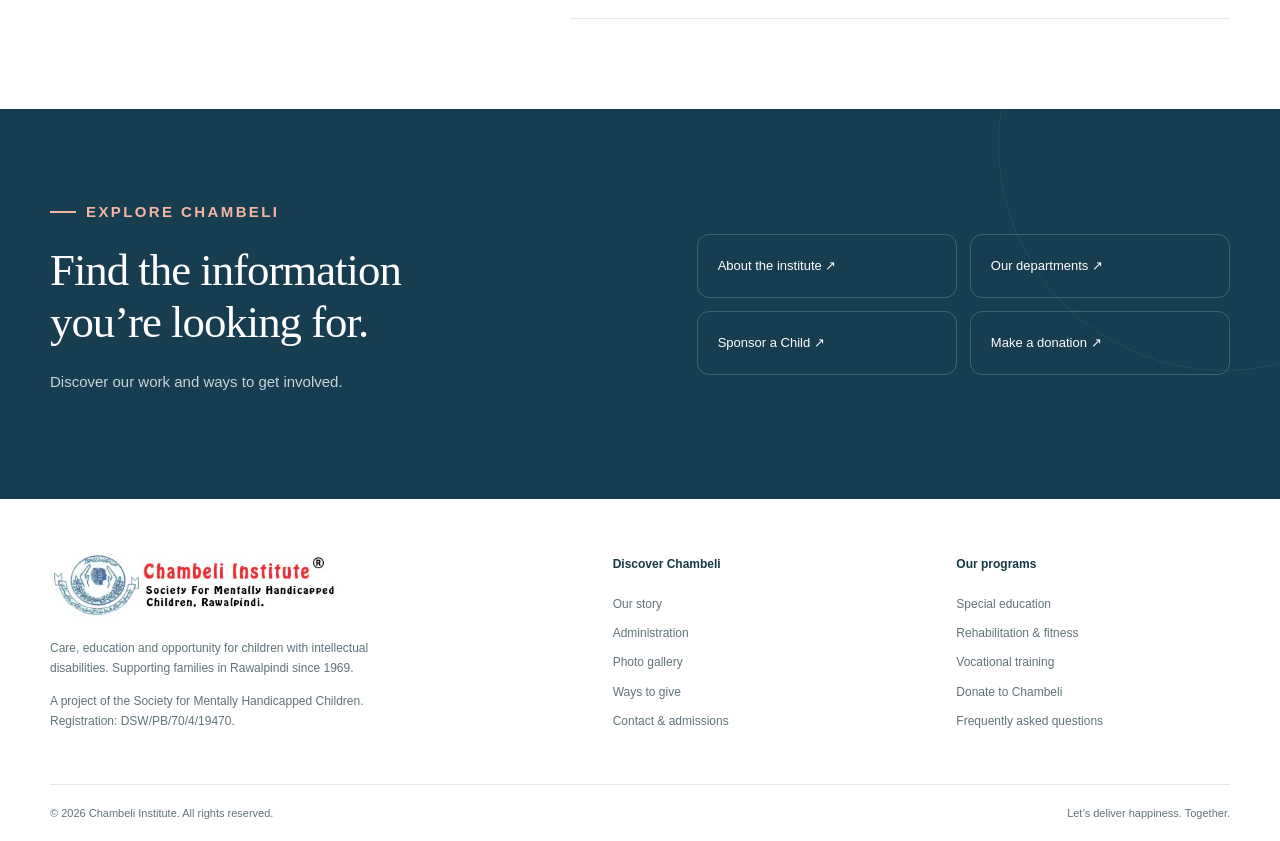
<file: contact/index.html>
<!DOCTYPE html><html lang="en"><head><meta charset="UTF-8"><meta name="viewport" content="width=device-width, initial-scale=1"><title>Contact & Help | Chambeli Institute, Rawalpindi</title><meta name="description" content="Contact Chambeli Institute in Rawalpindi about admissions, rehabilitation, vocational training, sponsorship, donations or arranging a visit."><meta name="theme-color" content="#163d50"><style>
:root{--navy:#163d50;--ink:#183845;--muted:#62727a;--red:#d93e42;--cream:#faf7f1;--line:#e2e8e8;--white:#fff;--blue:#eaf3f5;--radius:22px}*{box-sizing:border-box}html{scroll-behavior:smooth;scroll-padding-top:112px}body{margin:0;color:var(--ink);background:white;font:16px/1.7 Arial,Helvetica,sans-serif}a{color:inherit;text-decoration:none}button{font:inherit}img{display:block;width:100%;height:auto}button,a{-webkit-tap-highlight-color:transparent}a:focus-visible,button:focus-visible,summary:focus-visible{outline:3px solid #d73e43;outline-offset:5px}.container{width:min(1180px,calc(100% - 48px));margin:auto}.skip{position:fixed;left:20px;top:-100px;z-index:100;background:white;padding:12px}.skip:focus{top:12px}.topbar{background:var(--navy);color:#fff;font-size:12px;padding:8px 0}.topbar .container{display:flex;justify-content:space-between;gap:20px}.toplinks{display:flex;gap:24px}.site-header{position:sticky;top:0;z-index:30;background:rgba(255,255,255,.97);border-bottom:1px solid var(--line)}.navrow{display:flex;align-items:center;justify-content:space-between;gap:26px;min-height:95px}.logo{width:290px;flex-shrink:0}.navigation{display:flex;align-items:center;gap:24px;font-size:13px;font-weight:700}.navigation>a:not(.btn){padding:12px 0}.navigation>a:hover{color:var(--red)}.btn{display:inline-flex;align-items:center;justify-content:center;gap:13px;padding:13px 23px;border:1px solid transparent;border-radius:7px;font-size:13px;font-weight:700;line-height:1.5;cursor:pointer;transition:transform .2s,background .2s}.btn:hover{transform:translateY(-2px)}.btn-red{background:var(--red);color:white}.btn-red:hover{background:#ba3036;color:white!important}.btn-dark{background:var(--navy);color:white}.btn-outline{border-color:#c9d4d7;background:transparent}.btn-white{background:white;color:var(--navy)}.menu-toggle{display:none;background:none;border:1px solid var(--line);border-radius:7px;padding:8px 12px;color:var(--navy)}.eyebrow{font-size:11px;font-weight:800;text-transform:uppercase;letter-spacing:2.4px;color:var(--red);display:flex;align-items:center;gap:10px;margin:0 0 20px}.eyebrow:before{content:"";width:26px;height:2px;background:currentColor}.hero{background:var(--cream);overflow:hidden;position:relative}.hero-grid{display:grid;grid-template-columns:1fr 1fr;gap:58px;align-items:center;padding:70px 0 76px}.hero h1{font:500 clamp(44px,5.1vw,70px)/1.08 Georgia,serif;letter-spacing:-2.5px;margin:0 0 25px}.hero h1 em{font-weight:400;color:var(--red)}.lead{font-size:17px;line-height:1.9;color:var(--muted);max-width:500px}.actions{display:flex;flex-wrap:wrap;gap:13px;margin-top:29px}.hero-note{display:flex;align-items:center;gap:11px;margin-top:28px;font-size:12px;color:var(--muted)}.dot{height:8px;width:8px;background:#438470;border-radius:100%}.hero-visual{position:relative;padding:0 0 30px 15px}.hero-photo{height:470px;object-fit:cover;border-radius:120px 18px 18px 18px;background:#dfe6e5}.photo-label{position:absolute;bottom:7px;left:-15px;background:white;padding:22px 26px;border-radius:12px;box-shadow:0 14px 40px #18384512;display:flex;align-items:center;gap:16px}.photo-label b{font:36px/1 Georgia,serif;color:var(--red)}.photo-label span{font-size:12px;line-height:1.6}.visual-tag{position:absolute;top:25px;right:-16px;border-radius:100px;background:var(--navy);color:white;font-size:11px;letter-spacing:1px;padding:11px 17px}.intro-strip{border-bottom:1px solid var(--line)}.strip-grid{display:grid;grid-template-columns:repeat(3,1fr);padding:28px 0}.strip-item{display:flex;align-items:center;justify-content:center;gap:16px;border-right:1px solid var(--line)}.strip-item:last-child{border:0}.strip-item b{display:block;font-size:14px}.strip-item small{color:var(--muted);font-size:12px}.symbol{font:26px Georgia,serif;color:var(--red)}section.section{padding:90px 0}.section-title{font:500 clamp(32px,3.5vw,46px)/1.16 Georgia,serif;letter-spacing:-1px;margin:0 0 20px}.section-heading{display:flex;align-items:end;justify-content:space-between;gap:50px;margin-bottom:35px}.section-heading>div{max-width:600px}.section-heading>p{max-width:330px;color:var(--muted);font-size:14px;margin:0 0 20px}.cards{display:grid;grid-template-columns:repeat(3,1fr);gap:22px}.card{padding:32px;border:1px solid var(--line);border-radius:var(--radius);transition:box-shadow .2s,transform .2s}.card:hover{transform:translateY(-5px);box-shadow:0 15px 30px #18384509}.card:nth-child(2){background:var(--blue);border-color:var(--blue)}.card:nth-child(3){background:#fcf3ed;border-color:#fcf3ed}.card-icon{width:49px;height:49px;border-radius:14px;background:#f8ebeb;color:var(--red);display:grid;place-items:center;margin-bottom:27px}.card-icon svg{width:26px;height:26px;fill:none;stroke:currentColor;stroke-width:1.5}.card h3{font:25px/1.25 Georgia,serif;margin:0 0 15px}.card p{font-size:14px;color:var(--muted)}.card ul{padding-left:18px;font-size:13px;color:var(--muted);margin:20px 0 26px}.text-link{display:inline-flex;gap:22px;align-items:center;font-size:13px;font-weight:700;color:var(--navy)}.text-link:hover{color:var(--red)}.about{background:var(--cream)}.about-grid{display:grid;grid-template-columns:1fr 1fr;gap:75px;align-items:center}.about-photo{height:450px;object-fit:cover;border-radius:var(--radius)}.caption{font-size:11px;color:var(--muted);margin-top:10px}.about-copy p{font-size:15px;color:var(--muted)}.values{display:grid;grid-template-columns:1fr 1fr;gap:18px;margin:27px 0}.value{border-top:1px solid #d9dfda;padding-top:16px;font-size:13px}.value b{display:block;margin-bottom:5px}.value span{color:var(--muted);font-size:12px}.activities{display:grid;grid-template-columns:1.25fr 1fr;gap:23px}.activity{position:relative;overflow:hidden;border-radius:var(--radius);background:var(--navy)}.activity img{height:340px;object-fit:cover;transition:transform .4s}.activity:hover img{transform:scale(1.035)}.activity:after{content:"";position:absolute;inset:35% 0 0;background:linear-gradient(transparent,#102e40df)}.activity-copy{position:absolute;bottom:26px;left:28px;right:28px;color:#fff;z-index:1}.activity-copy small{text-transform:uppercase;letter-spacing:2px;font-size:10px}.activity-copy h3{font:28px/1.2 Georgia,serif;margin:9px 0}.support{background:var(--navy);color:#fff;position:relative;overflow:hidden}.support:before{content:"";position:absolute;width:450px;height:450px;border:1px solid #ffffff10;border-radius:100%;right:-170px;top:-190px;pointer-events:none}.support-grid{display:grid;grid-template-columns:1.1fr 1fr;gap:80px;align-items:start}.support .eyebrow{color:#f6b5a4}.support p{color:#c6d5db;font-size:15px}.support-options{border-top:1px solid #ffffff2b}.support-option{display:flex;gap:22px;padding:22px 0;border-bottom:1px solid #ffffff2b}.support-option>span{color:#f5b2a1;font:22px Georgia,serif}.support-option h3{font:22px Georgia,serif;margin:0 0 8px}.support-option p{font-size:13px;margin:0}.faq-grid{display:grid;grid-template-columns:.8fr 1.2fr;gap:80px}.faq-grid p{color:var(--muted);font-size:14px}details{border-bottom:1px solid var(--line);padding:19px 0}summary{font-size:15px;font-weight:700;cursor:pointer;list-style:none;padding-right:30px;position:relative}summary::-webkit-details-marker{display:none}summary:after{content:"+";position:absolute;right:4px;font-size:22px;top:-6px;color:var(--red)}details[open] summary:after{content:"−"}details p{margin-bottom:0}.contact-box{background:var(--cream);border:1px solid #ece7df;border-radius:var(--radius);padding:45px;display:grid;grid-template-columns:1.1fr 1fr;gap:50px}.contact-box p{color:var(--muted);font-size:14px}.contact-details{display:grid;gap:17px;align-content:center}.contact-details a,.contact-details address{font-style:normal;font-size:14px}.contact-details small{display:block;color:var(--muted);font-size:10px;text-transform:uppercase;letter-spacing:1.5px;margin-bottom:3px}.footer{padding:55px 0 0}.footer-grid{display:grid;grid-template-columns:1.8fr 1fr 1fr;gap:70px;padding-bottom:40px}.footer-logo{width:290px;max-width:100%;margin-bottom:17px}.footer p{font-size:12px;color:var(--muted);max-width:350px}.footer h3{font-size:12px;margin:0 0 19px}.footer-links{display:grid;gap:9px;font-size:12px;color:var(--muted)}.footer-links a:hover{color:var(--red)}.footer-bottom{border-top:1px solid var(--line);padding:19px 0;display:flex;justify-content:space-between;gap:20px;color:var(--muted);font-size:11px}.back-top{position:fixed;bottom:22px;right:22px;background:var(--navy);color:white;border:1px solid #fff5;width:42px;height:42px;border-radius:50%;display:grid;place-items:center;z-index:10}.contact-section{padding:0 0 35px}.muted{color:var(--muted)}
@media(min-width:1500px){.hero-grid{padding:90px 0}.hero-photo{height:510px}}@media(max-width:1050px){.logo{width:240px}.navigation{gap:15px;font-size:12px}.navigation .btn{padding:11px 15px}.hero-grid{gap:30px}.hero-photo{height:440px}.about-grid,.support-grid{gap:40px}.card{padding:25px}.faq-grid{gap:40px}}
@media(max-width:820px){.topbar .container>span{display:none}.toplinks{width:100%;justify-content:space-between}.navrow{min-height:82px}.logo{width:255px;max-width:calc(100% - 90px)}.menu-toggle{display:block}.navigation{display:none;position:absolute;top:100%;left:0;right:0;background:#fff;padding:20px 24px;box-shadow:0 12px 18px #18384512;align-items:stretch;gap:4px}.navigation.open{display:flex;flex-direction:column}.navigation .btn{margin-top:8px}.hero-grid{grid-template-columns:1fr;padding:48px 0 45px;gap:36px}.hero h1{max-width:650px;font-size:58px}.lead{max-width:620px}.hero-visual{padding-left:12px;max-width:650px;width:100%}.hero-photo{height:390px;border-radius:75px 18px 18px 18px}.photo-label{left:0}.visual-tag{right:-8px}.section-heading{display:block}.section-heading>p{max-width:600px}.cards{grid-template-columns:1fr}.card{padding:30px}.card ul{display:flex;flex-wrap:wrap;column-gap:35px}.about-grid,.support-grid,.faq-grid{grid-template-columns:1fr;gap:32px}.about-photo{height:380px}.activities{grid-template-columns:1fr 1fr}.activity img{height:300px}.activity-copy{left:20px}.activity-copy h3{font-size:24px}.contact-box{grid-template-columns:1fr;gap:20px}.footer-grid{gap:25px;grid-template-columns:1.5fr 1fr 1fr}.strip-item{gap:9px}.strip-item b{font-size:12px}.strip-item small{font-size:10px}.symbol{font-size:22px}section.section{padding:65px 0}}
@media(max-width:520px){.container{width:calc(100% - 36px)}.topbar{font-size:10px}.toplinks{gap:10px}.hero h1{font-size:47px;letter-spacing:-1.7px}.hero .lead{font-size:15px}.hero-photo{height:310px}.photo-label{padding:16px 20px}.photo-label b{font-size:30px}.visual-tag{font-size:9px}.strip-grid{grid-template-columns:1fr;padding:7px 0}.strip-item{justify-content:start;padding:13px 4px;border-right:0;border-bottom:1px solid var(--line);gap:18px}.strip-item b{font-size:13px}.strip-item small{font-size:11px}.section-title{font-size:35px}.eyebrow{font-size:10px;letter-spacing:1.8px}.activities{grid-template-columns:1fr}.activity img{height:310px}.about-photo{height:310px}.values{gap:14px}.contact-box{padding:28px}.footer-grid{grid-template-columns:1fr 1fr}.footer-brand{grid-column:1/-1}.footer-bottom{flex-direction:column;gap:5px}.btn{padding:13px 18px}.back-top{width:36px;height:36px;right:14px;bottom:14px}}
@media(prefers-reduced-motion:reduce){html{scroll-behavior:auto}*,*:before,*:after{transition:none!important}}

.breadcrumb{display:flex;gap:10px;font-size:12px;color:var(--muted);margin-bottom:32px}.contact-hero{background:var(--cream);padding:35px 0 60px}.contact-hero-grid{display:grid;grid-template-columns:1.2fr .8fr;gap:65px;align-items:center}.contact-hero h1{font:500 clamp(43px,4.8vw,65px)/1.1 Georgia,serif;letter-spacing:-2px;margin:0 0 23px}.contact-hero h1 em{font-weight:400;color:var(--red)}.contact-hero p{font-size:16px;color:var(--muted)}.welcome-panel{padding:30px;border:1px solid #e4dfd7;background:white;border-radius:20px}.welcome-panel h2{font:28px/1.3 Georgia,serif;margin:0 0 17px}.welcome-panel p{font-size:14px;margin-bottom:0}.contact-cards{display:grid;grid-template-columns:repeat(3,1fr);gap:22px}.contact-card{padding:28px;border:1px solid var(--line);border-radius:20px}.contact-card:nth-child(2){background:var(--blue)}.contact-card:nth-child(3){background:var(--cream)}.contact-icon{font:26px Georgia,serif;color:var(--red)}.contact-card h2{font:26px Georgia,serif;margin:17px 0}.contact-card p,.contact-card address{font-size:14px;color:var(--muted);font-style:normal}.contact-card a{overflow-wrap:anywhere}.contact-card .text-link{margin-top:10px}.contact-layout{display:grid;grid-template-columns:1.15fr .85fr;gap:50px;align-items:start}.contact-form{padding:32px;border:1px solid var(--line);border-radius:20px}.contact-form h2{font:32px Georgia,serif;margin:0 0 15px}.contact-form>p{font-size:13px;color:var(--muted)}.fields{display:grid;grid-template-columns:1fr 1fr;gap:18px}.field{display:grid;gap:7px;align-content:start}.field.wide{grid-column:1/-1}.field label{font-size:12px;font-weight:700}.field input,.field select,.field textarea{width:100%;min-width:0;background:white;border:1px solid #cdd8dc;border-radius:7px;padding:12px;font:14px/1.5 Arial,sans-serif;color:var(--ink)}.field textarea{resize:vertical;min-height:160px}.field input:focus,.field select:focus,.field textarea:focus{outline:2px solid #527c8d;outline-offset:2px}.form-consent{display:flex;gap:10px;align-items:start;font-size:12px;color:var(--muted);margin:20px 0}.form-consent input{margin-top:5px}.form-status{font-size:13px;margin-top:16px;line-height:1.7}.form-status.error{color:#b12730}.form-status.success{color:#23634b}.contact-form button[disabled]{opacity:.6;cursor:wait;transform:none}.trap-field{position:absolute;left:-10000px;width:1px;height:1px;overflow:hidden}.visit-panel{background:var(--cream);padding:30px;border-radius:20px}.visit-panel h2{font:30px/1.3 Georgia,serif;margin:0 0 20px}.visit-panel p{font-size:14px;color:var(--muted)}.visit-steps{display:grid;gap:22px;margin:25px 0}.visit-step{display:grid;grid-template-columns:25px 1fr;gap:13px}.visit-step>span{color:var(--red);font:22px Georgia,serif}.visit-step h3{font-size:14px;margin:0 0 5px}.visit-step p{font-size:13px;margin:0}.map-section{background:var(--blue)}.map-frame{border:0;width:100%;height:400px;display:block;border-radius:20px;background:#e0e8e8}.map-note{font-size:12px;color:var(--muted);margin-top:13px}.contact-support{display:grid;grid-template-columns:1.1fr 1fr;gap:60px;align-items:center}.contact-support p{color:#c6d5db;font-size:15px}.help-links{display:grid;grid-template-columns:1fr 1fr;gap:13px}.help-links a{padding:20px;border:1px solid #ffffff30;border-radius:12px;font-size:13px}.help-links a:hover{background:#ffffff0d}
@media(max-width:820px){.contact-hero-grid,.contact-layout,.contact-support{grid-template-columns:1fr;gap:28px}.contact-cards{grid-template-columns:1fr}.contact-card{padding:26px}.map-frame{height:340px}}@media(max-width:520px){.contact-hero{padding-bottom:42px}.contact-hero h1{font-size:43px;letter-spacing:-1px}.fields{grid-template-columns:1fr}.field.wide{grid-column:auto}.contact-form,.visit-panel{padding:24px}.help-links{grid-template-columns:1fr}.map-frame{height:300px}}
</style><link rel="stylesheet" href="/assets/site-navigation.css"><script src="/assets/site-navigation.js" defer></script></head><body id="top"><a class="skip" href="#main">Skip to content</a>
<div class="topbar"><div class="container"><span>Care. Dignity. Opportunity. Since 1969.</span><div class="toplinks"><a href="tel:+92514842757">+92 51 484 2757</a><a href="mailto:chambeli.org@gmail.com">chambeli.org@gmail.com</a><span>Rawalpindi, Pakistan</span></div></div></div>
<header class="site-header ch-header"><div class="container ch-navrow"><a class="ch-brand" href="/" aria-label="Chambeli Institute home"><img src="/assets/logo-new.webp" width="430" height="99" alt="Chambeli Institute — Society for Mentally Handicapped Children, Rawalpindi"></a><button class="ch-menu-button" type="button" aria-expanded="false" aria-controls="site-navigation">Menu <span aria-hidden="true">☰</span></button><nav class="ch-nav" id="site-navigation" aria-label="Main navigation"><a href="/">Home</a><a href="/about-foundation/">About Us</a><a href="/administration/">Administration</a><div class="ch-department"><div class="ch-department-row"><a class="ch-dept-link" href="/departments/">Departments</a><button class="ch-dropdown-button" type="button" aria-label="Show department pages" aria-expanded="true" aria-controls="department-dropdown"><span aria-hidden="true">⌄</span></button></div><div class="ch-dropdown" id="department-dropdown"><a href="/school/">School for Special Kids</a><a href="/rehabilitation-and-fitness-center/">Rehabilitation &amp; Fitness Center</a><a href="/female-vocational-training-center/">Female Vocational Training</a></div></div><a href="/gallery/">Gallery</a><a href="/contact/" aria-current="page">Contact</a><a class="ch-donate" href="/donate-us/">Donate <span aria-hidden="true">↗</span></a></nav></div></header><main id="main"><section class="contact-hero"><div class="container"><nav class="breadcrumb" aria-label="Breadcrumb"><a href="/">Home</a><span aria-hidden="true">/</span><span aria-current="page">Contact</span></nav><div class="contact-hero-grid"><div><p class="eyebrow">Contact & help</p><h1>A question.<br>A conversation.<br><em>A first step.</em></h1><p>Speak with Chambeli Institute about our programs, admissions, sponsorship, donations or arranging a visit. We look forward to hearing from you.</p><div class="actions"><a class="btn btn-red" href="#send-message">Send us a message <span aria-hidden="true">↓</span></a><a class="btn btn-outline" href="tel:+92514842757">Call the institute <span aria-hidden="true">↗</span></a></div></div><aside class="welcome-panel"><p class="eyebrow">You’re welcome here</p><h2>Come and get to<br>know Chambeli.</h2><p>We welcome enquiries and visits to learn about the institute’s care, learning and activities. Please contact our team to arrange a suitable time.</p></aside></div></div></section>
<section class="section"><div class="container contact-cards"><article class="contact-card"><span class="contact-icon" aria-hidden="true">⌖</span><h2>Visit us</h2><address>Chambeli Institute<br>20-B Satellite Town<br>Commercial Market<br>Rawalpindi, Pakistan</address><a class="text-link" href="https://www.google.com/maps/search/?api=1&amp;query=Chambeli+Institute+20-B+Satellite+Town+Commercial+Market+Rawalpindi" target="_blank" rel="noopener noreferrer">Get directions <span aria-hidden="true">↗</span></a></article><article class="contact-card"><span class="contact-icon" aria-hidden="true">☎</span><h2>Give us a call</h2><p>For questions about the institute or planning your visit, speak with our main office.</p><a class="text-link" href="tel:+92514842757">+92 51 484 2757 <span aria-hidden="true">↗</span></a></article><article class="contact-card"><span class="contact-icon" aria-hidden="true">✉</span><h2>Write to us</h2><p>Website enquiries:<br><a href="mailto:chambeli.org@gmail.com">chambeli.org@gmail.com</a></p><p>General institute email:<br><a href="mailto:chambeli.org@gmail.com">chambeli.org@gmail.com</a></p><a class="text-link" href="mailto:chambeli.org@gmail.com">Open your email app <span aria-hidden="true">↗</span></a></article></div></section>
<section class="section" style="padding-top:0" id="send-message"><div class="container contact-layout"><form class="contact-form" id="contact-form" action="/api/contact" method="post"><p class="eyebrow">Let’s start a conversation</p><h2>Send us a message.</h2><p>Tell us how we can help. Fields marked * are required.</p><div class="fields"><div class="field"><label for="name">Full name *</label><input id="name" name="name" autocomplete="name" maxlength="100" required></div><div class="field"><label for="email">Email *</label><input id="email" name="email" type="email" autocomplete="email" maxlength="254" required></div><div class="field"><label for="phone">Phone <span class="muted">(optional)</span></label><input id="phone" name="phone" type="tel" autocomplete="tel" maxlength="40"></div><div class="field"><label for="topic">Enquiry topic *</label><select id="topic" name="topic" required><option value="">Select a topic</option><option>General Enquiry</option><option>School / Admissions</option><option>Rehabilitation / Fitness</option><option>Vocational Training</option><option>Sponsorship</option><option>Donation</option><option>Arrange a Visit</option></select></div><div class="field wide"><label for="subject">Subject *</label><input id="subject" name="subject" maxlength="150" required></div><div class="field wide"><label for="message">Your message *</label><textarea id="message" name="message" minlength="10" maxlength="4000" required></textarea></div></div><div class="trap-field" aria-hidden="true"><label for="website">Website</label><input id="website" name="website" tabindex="-1" autocomplete="off"></div><label class="form-consent"><input id="consent" name="consent" type="checkbox" required><span>I agree that Chambeli Institute may use these details to respond to my enquiry. *</span></label><button class="btn btn-red" id="send-contact" type="submit">Send message <span aria-hidden="true">↗</span></button><div id="contact-status" class="form-status" role="status" aria-live="polite"></div><noscript><p>Email your message directly to <a href="mailto:chambeli.org@gmail.com">chambeli.org@gmail.com</a>. JavaScript is required for the online form.</p></noscript></form><aside class="visit-panel"><p class="eyebrow">Planning a visit?</p><h2>A little preparation<br>helps us welcome you.</h2><p>Contact the team before travelling so we can help you plan the next step.</p><div class="visit-steps"><div class="visit-step"><span aria-hidden="true">01</span><div><h3>Tell us why you’re visiting</h3><p>Let us know which program or service you would like to discuss.</p></div></div><div class="visit-step"><span aria-hidden="true">02</span><div><h3>Confirm a suitable time</h3><p>Call the institute to ask when to visit.</p></div></div><div class="visit-step"><span aria-hidden="true">03</span><div><h3>Ask what to bring</h3><p>For an admissions or service enquiry, ask whether any documents would be helpful.</p></div></div></div><a class="btn btn-dark" href="tel:+92514842757">Call before your visit <span aria-hidden="true">↗</span></a></aside></div></section>
<section class="section map-section" id="location"><div class="container"><div class="section-heading"><div><p class="eyebrow">Find the institute</p><h2 class="section-title">In the heart<br>of our community.</h2></div><p>20-B Satellite Town, Commercial Market, Rawalpindi, Pakistan.</p></div><iframe class="map-frame" title="Google Maps search for Chambeli Institute in Rawalpindi" src="https://maps.google.com/maps?q=Chambeli%20Institute%2020-B%20Satellite%20Town%20Commercial%20Market%20Rawalpindi&amp;output=embed" loading="lazy" referrerpolicy="no-referrer-when-downgrade" allowfullscreen></iframe><p class="map-note">Need help finding the entrance? Call +92 51 484 2757. <a href="https://www.google.com/maps/search/?api=1&amp;query=Chambeli+Institute+20-B+Satellite+Town+Commercial+Market+Rawalpindi" target="_blank" rel="noopener noreferrer"><strong>Open Google Maps ↗</strong></a></p></div></section>
<section class="section"><div class="container faq-grid"><div><p class="eyebrow">Helpful answers</p><h2 class="section-title">Before you get<br>in touch.</h2><p class="muted">We can help you identify the right department for your enquiry.</p></div><div><details><summary>How do I enquire about school admission?</summary><p>Select School / Admissions in the form, or call the institute. Ask about availability, requirements, fees and any assessment arrangements.</p></details><details><summary>Can I enquire about rehabilitation or vocational training?</summary><p>Yes. Tell us which service interests you so the team can explain available arrangements.</p></details><details><summary>How can I help through sponsorship or donations?</summary><p>Visit our sponsorship and donation pages, or contact the team to discuss current needs and contribution instructions.</p></details><details><summary>What are the institute’s opening hours?</summary><p>Please call before travelling to confirm current office hours and arrange your visit.</p></details></div></div></section>
<section class="section support"><div class="container contact-support"><div><p class="eyebrow" style="color:#f6b5a4">Explore Chambeli</p><h2 class="section-title">Find the information<br>you’re looking for.</h2><p>Discover our work and ways to get involved.</p></div><nav class="help-links" aria-label="Helpful links"><a href="/about-foundation/">About the institute ↗</a><a href="/departments/">Our departments ↗</a><a href="/category/sponsor-a-child/">Sponsor a Child ↗</a><a href="/donate-us/">Make a donation ↗</a></nav></div></section></main><footer class="footer"><div class="container"><div class="footer-grid"><div class="footer-brand"><a href="/"><img class="footer-logo" src="/assets/logo-new.webp" width="430" height="99" loading="lazy" alt="Chambeli Institute"></a><p>Care, education and opportunity for children with intellectual disabilities. Supporting families in Rawalpindi since 1969.</p><p>A project of the Society for Mentally Handicapped Children.<br>Registration: DSW/PB/70/4/19470.</p></div><div><h3>Discover Chambeli</h3><nav class="footer-links" aria-label="About and support"><a href="/about-foundation/">Our story</a><a href="/administration/">Administration</a><a href="/gallery/">Photo gallery</a><a href="/donate-us/">Ways to give</a><a href="/contact/">Contact & admissions</a></nav></div><div><h3>Our programs</h3><nav class="footer-links" aria-label="Programs"><a href="/school/">Special education</a><a href="/rehabilitation-and-fitness-center/">Rehabilitation & fitness</a><a href="/female-vocational-training-center/">Vocational training</a><a href="/donate-us/">Donate to Chambeli</a><a href="/contact/">Frequently asked questions</a></nav></div></div><div class="footer-bottom"><span>© <span id="year">2026</span> Chambeli Institute. All rights reserved.</span><span>Let’s deliver happiness. Together.</span></div></div></footer><a href="#top" class="back-top" aria-label="Back to top">↑</a>

<script>
const form=document.querySelector('#contact-form'),status=document.querySelector('#contact-status'),button=document.querySelector('#send-contact');
form.addEventListener('submit',async event=>{event.preventDefault();if(!form.reportValidity())return;button.disabled=true;status.className='form-status';status.textContent='Sending your message…';
 try{const payload=Object.fromEntries(new FormData(form));payload.consent=form.elements.consent.checked;const response=await fetch(form.action,{method:'POST',headers:{'Content-Type':'application/json'},body:JSON.stringify(payload)});const result=await response.json().catch(()=>({}));if(!response.ok||result.ok!==true)throw new Error(result.error||'Unable to send. Please email chambeli.org@gmail.com.');status.className='form-status success';status.textContent=result.message;form.reset();}
 catch(error){status.className='form-status error';status.textContent=error.message||'Unable to send. Please email chambeli.org@gmail.com.';}finally{button.disabled=false;}});
</script></body></html>
</file>
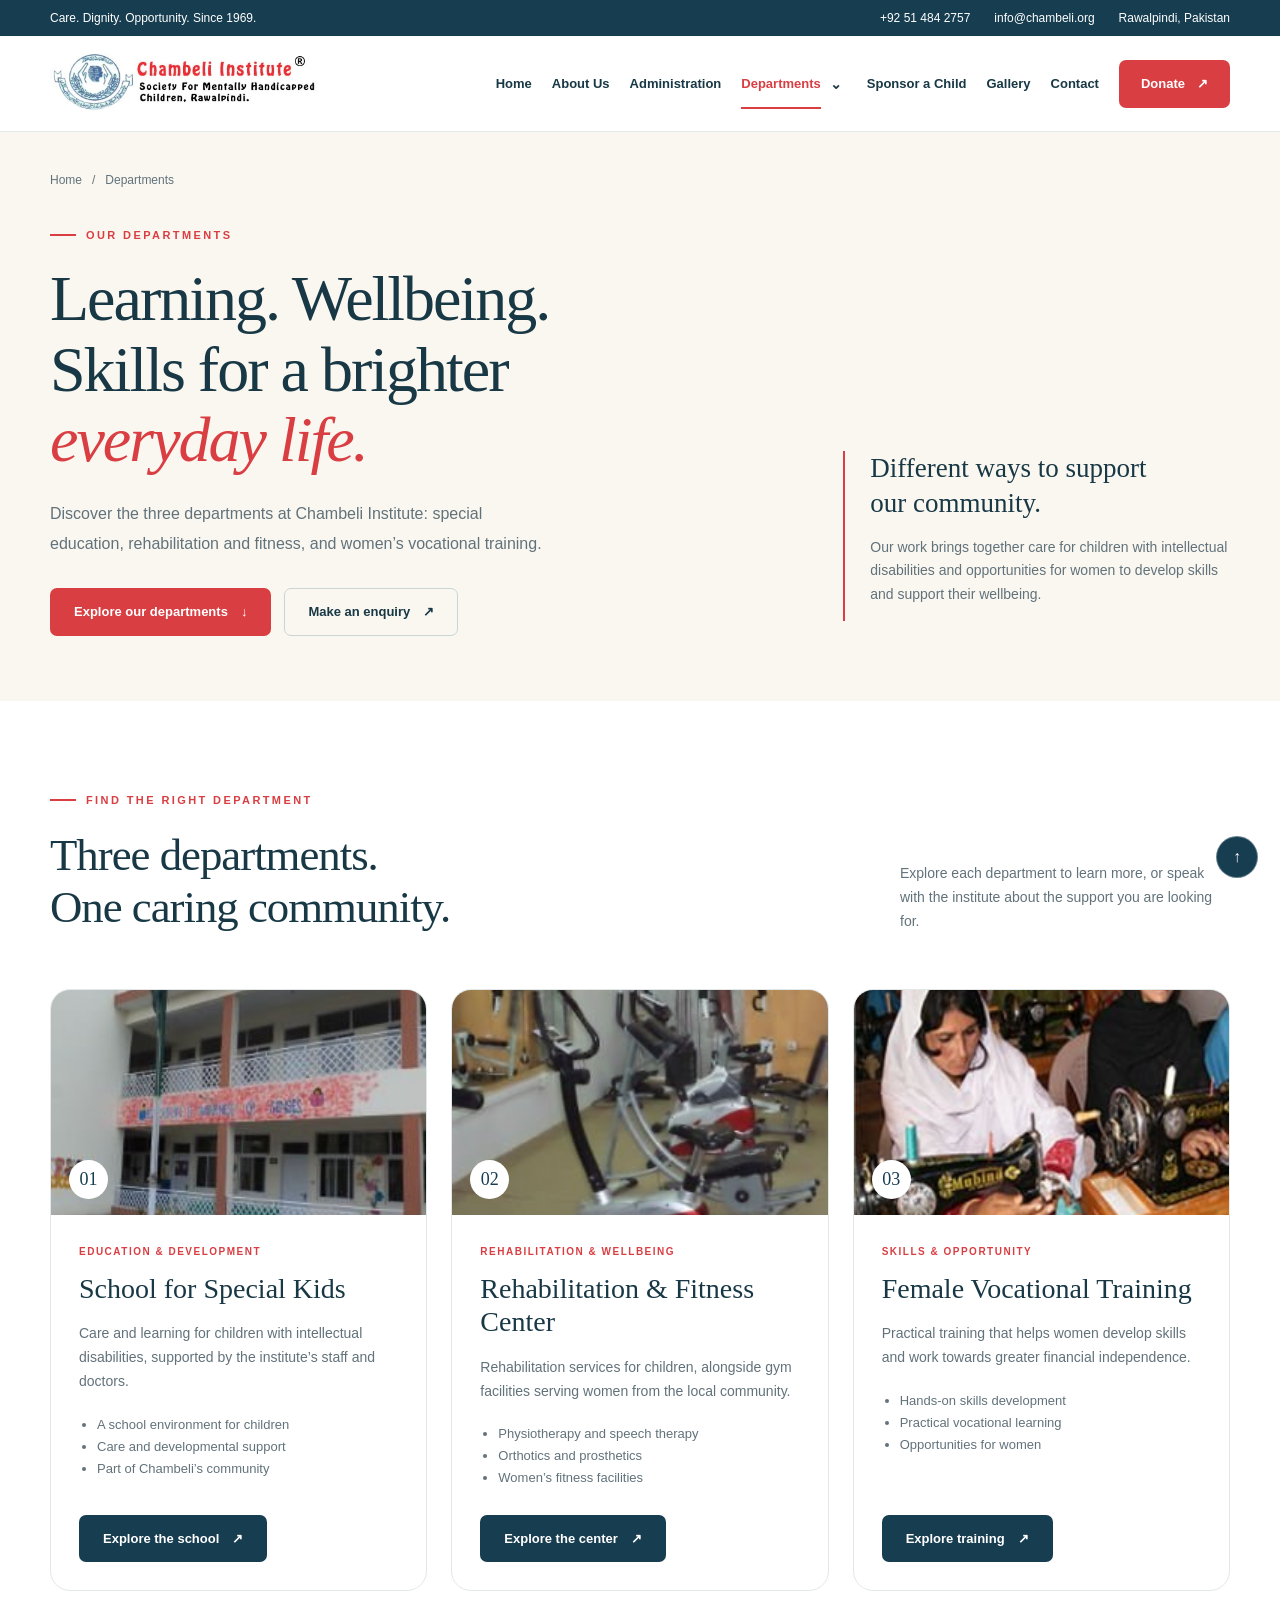
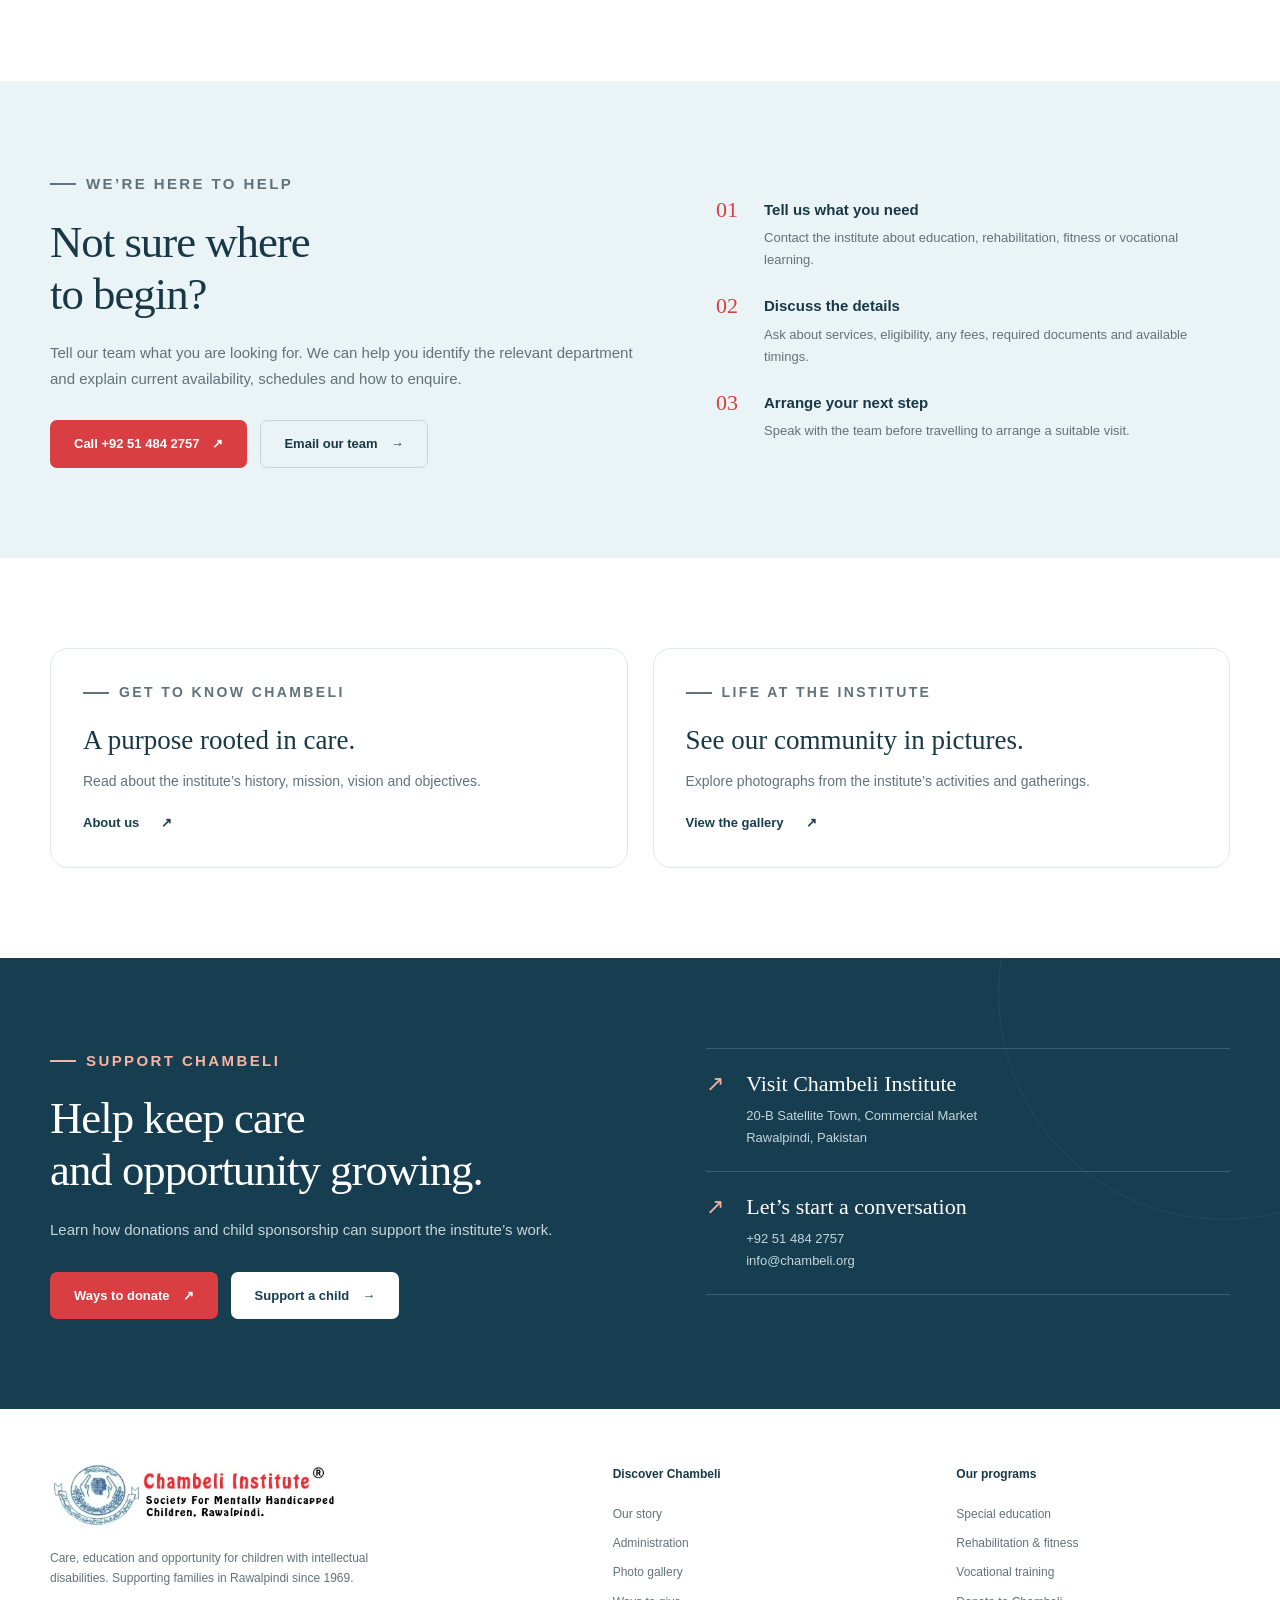
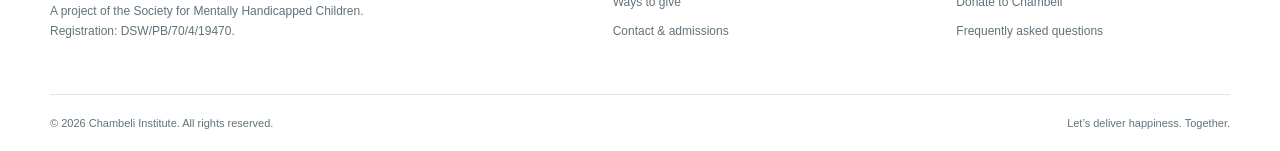
<file: departments/index.html>
<!DOCTYPE html><html lang="en"><head><meta charset="UTF-8"><meta name="viewport" content="width=device-width, initial-scale=1"><title>Departments | Chambeli Institute, Rawalpindi</title><meta name="description" content="Explore Chambeli Institute’s departments: School for Special Kids, Rehabilitation and Fitness Center, and Female Vocational Training in Rawalpindi."><meta name="theme-color" content="#163d50"><meta property="og:title" content="Departments | Chambeli Institute"><meta property="og:description" content="Discover special education, rehabilitation, women’s fitness and vocational training at Chambeli Institute."><meta property="og:type" content="website"><style>
:root{--navy:#163d50;--ink:#183845;--muted:#62727a;--red:#d93e42;--cream:#faf7f1;--line:#e2e8e8;--white:#fff;--blue:#eaf3f5;--radius:22px}*{box-sizing:border-box}html{scroll-behavior:smooth;scroll-padding-top:112px}body{margin:0;color:var(--ink);background:white;font:16px/1.7 Arial,Helvetica,sans-serif}a{color:inherit;text-decoration:none}button{font:inherit}img{display:block;width:100%;height:auto}button,a{-webkit-tap-highlight-color:transparent}a:focus-visible,button:focus-visible,summary:focus-visible{outline:3px solid #d73e43;outline-offset:5px}.container{width:min(1180px,calc(100% - 48px));margin:auto}.skip{position:fixed;left:20px;top:-100px;z-index:100;background:white;padding:12px}.skip:focus{top:12px}.topbar{background:var(--navy);color:#fff;font-size:12px;padding:8px 0}.topbar .container{display:flex;justify-content:space-between;gap:20px}.toplinks{display:flex;gap:24px}.site-header{position:sticky;top:0;z-index:30;background:rgba(255,255,255,.97);border-bottom:1px solid var(--line)}.navrow{display:flex;align-items:center;justify-content:space-between;gap:26px;min-height:95px}.logo{width:290px;flex-shrink:0}.navigation{display:flex;align-items:center;gap:18px;font-size:13px;font-weight:700}.navigation>a:not(.btn){padding:12px 0}.navigation>a:hover{color:var(--red)}.btn{display:inline-flex;align-items:center;justify-content:center;gap:13px;padding:13px 23px;border:1px solid transparent;border-radius:7px;font-size:13px;font-weight:700;line-height:1.5;cursor:pointer;transition:transform .2s,background .2s}.btn:hover{transform:translateY(-2px)}.btn-red{background:var(--red);color:white}.btn-red:hover{background:#ba3036;color:white!important}.btn-dark{background:var(--navy);color:white}.btn-outline{border-color:#c9d4d7;background:transparent}.btn-white{background:white;color:var(--navy)}.menu-toggle{display:none;background:none;border:1px solid var(--line);border-radius:7px;padding:8px 12px;color:var(--navy)}.eyebrow{font-size:11px;font-weight:800;text-transform:uppercase;letter-spacing:2.4px;color:var(--red);display:flex;align-items:center;gap:10px;margin:0 0 20px}.eyebrow:before{content:"";width:26px;height:2px;background:currentColor}.hero{background:var(--cream);overflow:hidden;position:relative}.hero-grid{display:grid;grid-template-columns:1fr 1fr;gap:58px;align-items:center;padding:70px 0 76px}.hero h1{font:500 clamp(44px,5.1vw,70px)/1.08 Georgia,serif;letter-spacing:-2.5px;margin:0 0 25px}.hero h1 em{font-weight:400;color:var(--red)}.lead{font-size:17px;line-height:1.9;color:var(--muted);max-width:500px}.actions{display:flex;flex-wrap:wrap;gap:13px;margin-top:29px}.hero-note{display:flex;align-items:center;gap:11px;margin-top:28px;font-size:12px;color:var(--muted)}.dot{height:8px;width:8px;background:#438470;border-radius:100%}.hero-visual{position:relative;padding:0 0 30px 15px}.hero-photo{height:470px;object-fit:cover;border-radius:120px 18px 18px 18px;background:#dfe6e5}.photo-label{position:absolute;bottom:7px;left:-15px;background:white;padding:22px 26px;border-radius:12px;box-shadow:0 14px 40px #18384512;display:flex;align-items:center;gap:16px}.photo-label b{font:36px/1 Georgia,serif;color:var(--red)}.photo-label span{font-size:12px;line-height:1.6}.visual-tag{position:absolute;top:25px;right:-16px;border-radius:100px;background:var(--navy);color:white;font-size:11px;letter-spacing:1px;padding:11px 17px}.intro-strip{border-bottom:1px solid var(--line)}.strip-grid{display:grid;grid-template-columns:repeat(3,1fr);padding:28px 0}.strip-item{display:flex;align-items:center;justify-content:center;gap:16px;border-right:1px solid var(--line)}.strip-item:last-child{border:0}.strip-item b{display:block;font-size:14px}.strip-item small{color:var(--muted);font-size:12px}.symbol{font:26px Georgia,serif;color:var(--red)}section.section{padding:90px 0}.section-title{font:500 clamp(32px,3.5vw,46px)/1.16 Georgia,serif;letter-spacing:-1px;margin:0 0 20px}.section-heading{display:flex;align-items:end;justify-content:space-between;gap:50px;margin-bottom:35px}.section-heading>div{max-width:600px}.section-heading>p{max-width:330px;color:var(--muted);font-size:14px;margin:0 0 20px}.cards{display:grid;grid-template-columns:repeat(3,1fr);gap:22px}.card{padding:32px;border:1px solid var(--line);border-radius:var(--radius);transition:box-shadow .2s,transform .2s}.card:hover{transform:translateY(-5px);box-shadow:0 15px 30px #18384509}.card:nth-child(2){background:var(--blue);border-color:var(--blue)}.card:nth-child(3){background:#fcf3ed;border-color:#fcf3ed}.card-icon{width:49px;height:49px;border-radius:14px;background:#f8ebeb;color:var(--red);display:grid;place-items:center;margin-bottom:27px}.card-icon svg{width:26px;height:26px;fill:none;stroke:currentColor;stroke-width:1.5}.card h3{font:25px/1.25 Georgia,serif;margin:0 0 15px}.card p{font-size:14px;color:var(--muted)}.card ul{padding-left:18px;font-size:13px;color:var(--muted);margin:20px 0 26px}.text-link{display:inline-flex;gap:22px;align-items:center;font-size:13px;font-weight:700;color:var(--navy)}.text-link:hover{color:var(--red)}.about{background:var(--cream)}.about-grid{display:grid;grid-template-columns:1fr 1fr;gap:75px;align-items:center}.about-photo{height:450px;object-fit:cover;border-radius:var(--radius)}.caption{font-size:11px;color:var(--muted);margin-top:10px}.about-copy p{font-size:15px;color:var(--muted)}.values{display:grid;grid-template-columns:1fr 1fr;gap:18px;margin:27px 0}.value{border-top:1px solid #d9dfda;padding-top:16px;font-size:13px}.value b{display:block;margin-bottom:5px}.value span{color:var(--muted);font-size:12px}.activities{display:grid;grid-template-columns:1.25fr 1fr;gap:23px}.activity{position:relative;overflow:hidden;border-radius:var(--radius);background:var(--navy)}.activity img{height:340px;object-fit:cover;transition:transform .4s}.activity:hover img{transform:scale(1.035)}.activity:after{content:"";position:absolute;inset:35% 0 0;background:linear-gradient(transparent,#102e40df)}.activity-copy{position:absolute;bottom:26px;left:28px;right:28px;color:#fff;z-index:1}.activity-copy small{text-transform:uppercase;letter-spacing:2px;font-size:10px}.activity-copy h3{font:28px/1.2 Georgia,serif;margin:9px 0}.support{background:var(--navy);color:#fff;position:relative;overflow:hidden}.support:before{content:"";position:absolute;width:450px;height:450px;border:1px solid #ffffff10;border-radius:100%;right:-170px;top:-190px;pointer-events:none}.support-grid{display:grid;grid-template-columns:1.1fr 1fr;gap:80px;align-items:start}.support .eyebrow{color:#f6b5a4}.support p{color:#c6d5db;font-size:15px}.support-options{border-top:1px solid #ffffff2b}.support-option{display:flex;gap:22px;padding:22px 0;border-bottom:1px solid #ffffff2b}.support-option>span{color:#f5b2a1;font:22px Georgia,serif}.support-option h3{font:22px Georgia,serif;margin:0 0 8px}.support-option p{font-size:13px;margin:0}.faq-grid{display:grid;grid-template-columns:.8fr 1.2fr;gap:80px}.faq-grid p{color:var(--muted);font-size:14px}details{border-bottom:1px solid var(--line);padding:19px 0}summary{font-size:15px;font-weight:700;cursor:pointer;list-style:none;padding-right:30px;position:relative}summary::-webkit-details-marker{display:none}summary:after{content:"+";position:absolute;right:4px;font-size:22px;top:-6px;color:var(--red)}details[open] summary:after{content:"−"}details p{margin-bottom:0}.contact-box{background:var(--cream);border:1px solid #ece7df;border-radius:var(--radius);padding:45px;display:grid;grid-template-columns:1.1fr 1fr;gap:50px}.contact-box p{color:var(--muted);font-size:14px}.contact-details{display:grid;gap:17px;align-content:center}.contact-details a,.contact-details address{font-style:normal;font-size:14px}.contact-details small{display:block;color:var(--muted);font-size:10px;text-transform:uppercase;letter-spacing:1.5px;margin-bottom:3px}.footer{padding:55px 0 0}.footer-grid{display:grid;grid-template-columns:1.8fr 1fr 1fr;gap:70px;padding-bottom:40px}.footer-logo{width:290px;max-width:100%;margin-bottom:17px}.footer p{font-size:12px;color:var(--muted);max-width:350px}.footer h3{font-size:12px;margin:0 0 19px}.footer-links{display:grid;gap:9px;font-size:12px;color:var(--muted)}.footer-links a:hover{color:var(--red)}.footer-bottom{border-top:1px solid var(--line);padding:19px 0;display:flex;justify-content:space-between;gap:20px;color:var(--muted);font-size:11px}.back-top{position:fixed;bottom:22px;right:22px;background:var(--navy);color:white;border:1px solid #fff5;width:42px;height:42px;border-radius:50%;display:grid;place-items:center;z-index:10}.contact-section{padding:0 0 35px}.muted{color:var(--muted)}
@media(min-width:1500px){.hero-grid{padding:90px 0}.hero-photo{height:510px}}@media(max-width:1050px){.logo{width:240px}.navigation{gap:15px;font-size:12px}.navigation .btn{padding:11px 15px}.hero-grid{gap:30px}.hero-photo{height:440px}.about-grid,.support-grid{gap:40px}.card{padding:25px}.faq-grid{gap:40px}}
@media(max-width:820px){.topbar .container>span{display:none}.toplinks{width:100%;justify-content:space-between}.navrow{min-height:82px}.logo{width:255px;max-width:calc(100% - 90px)}.menu-toggle{display:block}.navigation{display:none;position:absolute;top:100%;left:0;right:0;background:#fff;padding:20px 24px;box-shadow:0 12px 18px #18384512;align-items:stretch;gap:4px}.navigation.open{display:flex;flex-direction:column}.navigation .btn{margin-top:8px}.hero-grid{grid-template-columns:1fr;padding:48px 0 45px;gap:36px}.hero h1{max-width:650px;font-size:58px}.lead{max-width:620px}.hero-visual{padding-left:12px;max-width:650px;width:100%}.hero-photo{height:390px;border-radius:75px 18px 18px 18px}.photo-label{left:0}.visual-tag{right:-8px}.section-heading{display:block}.section-heading>p{max-width:600px}.cards{grid-template-columns:1fr}.card{padding:30px}.card ul{display:flex;flex-wrap:wrap;column-gap:35px}.about-grid,.support-grid,.faq-grid{grid-template-columns:1fr;gap:32px}.about-photo{height:380px}.activities{grid-template-columns:1fr 1fr}.activity img{height:300px}.activity-copy{left:20px}.activity-copy h3{font-size:24px}.contact-box{grid-template-columns:1fr;gap:20px}.footer-grid{gap:25px;grid-template-columns:1.5fr 1fr 1fr}.strip-item{gap:9px}.strip-item b{font-size:12px}.strip-item small{font-size:10px}.symbol{font-size:22px}section.section{padding:65px 0}}
@media(max-width:520px){.container{width:calc(100% - 36px)}.topbar{font-size:10px}.toplinks{gap:10px}.hero h1{font-size:47px;letter-spacing:-1.7px}.hero .lead{font-size:15px}.hero-photo{height:310px}.photo-label{padding:16px 20px}.photo-label b{font-size:30px}.visual-tag{font-size:9px}.strip-grid{grid-template-columns:1fr;padding:7px 0}.strip-item{justify-content:start;padding:13px 4px;border-right:0;border-bottom:1px solid var(--line);gap:18px}.strip-item b{font-size:13px}.strip-item small{font-size:11px}.section-title{font-size:35px}.eyebrow{font-size:10px;letter-spacing:1.8px}.activities{grid-template-columns:1fr}.activity img{height:310px}.about-photo{height:310px}.values{gap:14px}.contact-box{padding:28px}.footer-grid{grid-template-columns:1fr 1fr}.footer-brand{grid-column:1/-1}.footer-bottom{flex-direction:column;gap:5px}.btn{padding:13px 18px}.back-top{width:36px;height:36px;right:14px;bottom:14px}}
@media(prefers-reduced-motion:reduce){html{scroll-behavior:auto}*,*:before,*:after{transition:none!important}}

.navigation [aria-current="page"]{color:var(--red);box-shadow:inset 0 -2px var(--red)}
.breadcrumb{display:flex;gap:10px;font-size:12px;color:var(--muted);margin-bottom:35px}.breadcrumb a:hover{color:var(--red)}
.about-hero{background:var(--cream);padding:38px 0 65px}.about-hero-grid{display:grid;grid-template-columns:1.05fr 1fr;gap:65px;align-items:center}.about-hero h1{font:500 clamp(42px,4.8vw,64px)/1.1 Georgia,serif;letter-spacing:-2px;margin:0 0 23px}.about-hero h1 em{color:var(--red);font-weight:400}.about-hero .lead{font-size:16px}.about-hero figure{margin:0;position:relative}.about-hero figure img{height:360px;object-fit:cover;border-radius:70px 18px 18px 18px}.about-hero figcaption{background:var(--navy);color:white;position:absolute;bottom:18px;left:18px;border-radius:7px;padding:10px 16px;font-size:11px}.facts{display:grid;grid-template-columns:repeat(3,1fr);gap:24px;padding:30px 0;border-bottom:1px solid var(--line)}.fact{padding-right:20px;border-right:1px solid var(--line)}.fact:last-child{border:0}.fact small{font-size:10px;letter-spacing:1.7px;color:var(--muted);text-transform:uppercase;display:block}.fact strong{font:24px/1.4 Georgia,serif;display:block;margin-top:6px}.story-grid{display:grid;grid-template-columns:.8fr 1.2fr;gap:80px}.story-text p{margin-top:0;color:var(--muted);font-size:15px}.registration{margin-top:26px;border-left:3px solid var(--red);padding:16px 20px;background:var(--cream);font-size:13px}.registration b{display:block;margin-bottom:5px}.registration span{display:block;color:var(--muted)}.purpose{background:var(--blue)}.purpose-cards{display:grid;grid-template-columns:repeat(3,1fr);gap:22px}.purpose-card{background:white;border-radius:18px;padding:32px}.purpose-number{font:34px Georgia,serif;color:var(--red);display:block;margin-bottom:22px}.purpose-card h3{font:27px Georgia,serif;margin:0 0 15px}.purpose-card p{color:var(--muted);font-size:14px;margin:0}.approach-grid{display:grid;grid-template-columns:1fr 1.15fr;gap:65px;align-items:start}.approach-grid figure{margin:0;position:sticky;top:120px}.approach-grid figure img{height:440px;object-fit:cover;border-radius:var(--radius)}.approach-grid figcaption{font-size:12px;color:var(--muted);margin-top:12px}.program-list{display:grid;gap:0}.program-row{display:grid;grid-template-columns:35px 1fr;gap:15px;padding:19px 0;border-bottom:1px solid var(--line)}.program-row:first-child{padding-top:0}.program-row>span{font:20px Georgia,serif;color:var(--red)}.program-row h3{font-size:15px;margin:0 0 5px}.program-row p{color:var(--muted);font-size:13px;margin:0}.family-band{background:var(--cream)}.family-grid{display:grid;grid-template-columns:1.2fr 1fr;gap:65px;align-items:center}.family-grid p{font-size:15px;color:var(--muted)}.family-note{border-left:1px solid #cfd6d3;padding-left:35px}.family-note p{font:27px/1.5 Georgia,serif;color:var(--navy);margin:0}.next-links{display:grid;grid-template-columns:repeat(3,1fr);gap:20px}.next-card{display:block;padding:28px;border:1px solid var(--line);border-radius:15px}.next-card:hover{background:var(--cream)}.next-card h3{font:23px Georgia,serif;margin:0 0 12px}.next-card p{font-size:13px;color:var(--muted);margin-bottom:20px}.next-card span{font-size:12px;font-weight:bold;color:var(--red)}
@media(max-width:820px){.about-hero-grid,.story-grid,.approach-grid,.family-grid{grid-template-columns:1fr;gap:30px}.purpose-cards,.next-links{grid-template-columns:1fr}.about-hero figure img{height:350px}.approach-grid figure{position:static}.approach-grid figure img{height:350px}.family-note{padding-left:24px}.fact strong{font-size:20px}}@media(max-width:520px){.about-hero{padding-bottom:45px}.about-hero h1{font-size:44px;letter-spacing:-1px}.about-hero figure img{height:270px}.facts{grid-template-columns:1fr;gap:15px}.fact{border-right:0;border-bottom:1px solid var(--line);padding-bottom:15px}.fact:last-child{padding:0}.fact strong{font-size:22px}.purpose-card{padding:26px}.family-note p{font-size:24px}.approach-grid figure img{height:300px}}

.admin-hero{background:var(--cream);padding:38px 0 65px}.admin-intro{display:grid;grid-template-columns:1.2fr .8fr;gap:70px;align-items:center}.admin-hero h1{font:500 clamp(44px,5vw,66px)/1.1 Georgia,serif;letter-spacing:-2px;margin:0 0 22px}.admin-hero h1 em{font-weight:400;color:var(--red)}.admin-intro p{color:var(--muted);max-width:600px}.admin-seal{padding:35px;border:1px solid #dedfd7;border-radius:var(--radius);background:#fff9}.admin-seal .seal-label{font-size:10px;text-transform:uppercase;letter-spacing:2px;color:var(--red);font-weight:bold}.admin-seal h2{font:28px/1.3 Georgia,serif;margin:14px 0}.admin-seal p{font-size:13px;margin-bottom:0}.admin-tabs{display:flex;gap:30px;padding-top:30px;border-bottom:1px solid var(--line)}.admin-tabs a{font-size:13px;font-weight:bold;padding-bottom:17px}.admin-tabs a:hover{color:var(--red)}.leadership-grid{display:grid;grid-template-columns:repeat(3,minmax(0,1fr));gap:22px}.person-card{border:1px solid var(--line);border-radius:18px;padding:30px;display:flex;flex-direction:column;align-items:start;min-height:225px;position:relative;overflow:hidden}.person-card:first-child{background:var(--navy);color:white;grid-column:1/-1;min-height:170px;display:grid;grid-template-columns:85px 1fr;align-items:center;gap:25px}.person-card:first-child:after{content:"";position:absolute;width:230px;height:230px;border:1px solid #ffffff12;border-radius:50%;right:-50px;top:-70px}.initials{width:58px;height:58px;border-radius:50%;display:grid;place-items:center;background:var(--cream);color:var(--navy);font:23px Georgia,serif;margin-bottom:25px}.person-card:first-child .initials{width:80px;height:80px;background:#ffffff14;color:white;margin:0;font-size:29px}.person-card h3{font:24px/1.3 Georgia,serif;margin:8px 0 0}.person-card:first-child h3{font-size:33px}.person-role{font-size:10px;letter-spacing:1.7px;text-transform:uppercase;color:var(--red);font-weight:bold;margin:0}.person-card:first-child .person-role{color:#f6b5a4}.person-card small{font-size:11px;color:#bfd1d9;display:block;margin-top:10px}.members-section{background:var(--cream)}.member-grid{display:grid;grid-template-columns:repeat(3,minmax(0,1fr));gap:18px}.member-card{background:white;border:1px solid #e7e8e0;border-radius:14px;padding:25px;display:flex;align-items:center;gap:18px}.member-card .initials{width:44px;height:44px;min-width:44px;margin:0;font-size:16px;background:var(--blue)}.member-card h3{font-size:14px;margin:0 0 3px}.member-card p{font-size:11px;color:var(--muted);margin:0}.admin-contact{display:grid;grid-template-columns:1.1fr 1fr;gap:70px;align-items:center}.admin-contact p{color:var(--muted);font-size:15px}.admin-address{padding:30px;background:var(--blue);border-radius:18px;display:grid;gap:18px}.admin-address small{display:block;font-size:10px;letter-spacing:1.6px;text-transform:uppercase;color:var(--muted)}.admin-address address{font-style:normal;font-size:14px}.admin-address a{font-size:14px}.admin-navigation-link{color:var(--red)!important;box-shadow:inset 0 -2px var(--red)}
@media(max-width:820px){.admin-intro,.admin-contact{grid-template-columns:1fr;gap:28px}.leadership-grid,.member-grid{grid-template-columns:repeat(2,minmax(0,1fr))}.admin-seal{padding:27px}.person-card{min-height:210px}}@media(max-width:520px){.admin-hero{padding-bottom:42px}.admin-hero h1{font-size:44px;letter-spacing:-1px}.leadership-grid,.member-grid{grid-template-columns:1fr}.person-card{min-height:185px;padding:25px}.person-card:first-child{grid-template-columns:58px 1fr;gap:18px}.person-card:first-child .initials{height:58px;width:58px;font-size:22px}.person-card:first-child h3{font-size:27px}.admin-tabs{gap:24px}.admin-tabs a{font-size:12px}.member-card{padding:21px}}

.dep-hero{padding:38px 0 65px;background:var(--cream)}.dep-hero-grid{display:grid;grid-template-columns:1.3fr .7fr;gap:75px;align-items:end}.dep-hero h1{font:500 clamp(44px,5vw,65px)/1.1 Georgia,serif;letter-spacing:-2px;margin:0 0 23px}.dep-hero h1 em{color:var(--red);font-weight:400}.dep-hero .lead{font-size:16px}.dep-intro-note{border-left:2px solid var(--red);padding-left:25px;margin-bottom:15px}.dep-intro-note strong{font:27px/1.3 Georgia,serif}.dep-intro-note p{color:var(--muted);font-size:14px}.dep-grid{display:grid;grid-template-columns:repeat(3,minmax(0,1fr));gap:24px}.department-card{border:1px solid var(--line);border-radius:20px;overflow:hidden;display:flex;flex-direction:column;background:white}.department-image{background:var(--cream);height:225px;position:relative;overflow:hidden}.department-image img{width:100%;height:100%;object-fit:cover;transition:transform .3s}.department-card:hover img{transform:scale(1.04)}.department-number{position:absolute;left:18px;bottom:16px;background:white;color:var(--navy);border-radius:50%;width:39px;height:39px;display:grid;place-items:center;font:18px Georgia,serif}.department-body{padding:28px;display:flex;flex-direction:column;flex:1}.department-category{color:var(--red);text-transform:uppercase;letter-spacing:1.5px;font-size:10px;font-weight:bold;margin:0 0 12px}.department-body h3{font:28px/1.2 Georgia,serif;margin:0 0 17px}.department-body p:not(.department-category){font-size:14px;color:var(--muted);margin:0 0 20px}.department-body ul{font-size:13px;color:var(--muted);padding-left:18px;margin:0 0 25px}.department-body .btn{margin-top:auto;align-self:flex-start}.dep-contact{background:var(--blue)}.dep-contact-grid{display:grid;grid-template-columns:1.15fr 1fr;gap:75px;align-items:center}.dep-contact p{font-size:15px;color:var(--muted)}.dep-steps{display:grid;gap:22px}.dep-step{display:grid;grid-template-columns:35px 1fr;gap:13px}.dep-step>span{font:22px Georgia,serif;color:var(--red)}.dep-step h3{font-size:15px;margin:0 0 5px}.dep-step p{font-size:13px;margin:0}.dep-bottom{display:grid;grid-template-columns:1fr 1fr;gap:25px}.dep-link-card{padding:32px;border:1px solid var(--line);border-radius:18px}.dep-link-card h3{font:27px Georgia,serif;margin:0 0 12px}.dep-link-card p{font-size:14px;color:var(--muted)}.dep-link-card:hover{background:var(--cream)}
@media(max-width:1000px){.department-body{padding:23px}.department-body h3{font-size:25px}.dep-grid{gap:18px}.dep-hero-grid{gap:35px}}@media(max-width:820px){.dep-hero-grid,.dep-contact-grid{grid-template-columns:1fr;gap:25px}.dep-grid{grid-template-columns:1fr}.department-card{display:grid;grid-template-columns:.8fr 1.2fr}.department-image{height:100%;min-height:300px}.department-body{padding:28px}.dep-intro-note{max-width:550px}.dep-hero h1{max-width:650px}}@media(max-width:520px){.dep-hero{padding-bottom:42px}.dep-hero h1{font-size:44px;letter-spacing:-1px}.department-card{display:flex}.department-image{height:235px;min-height:0}.department-body{padding:26px}.dep-bottom{grid-template-columns:1fr}.dep-link-card{padding:27px}}
</style><link rel="stylesheet" href="/assets/site-navigation.css">
<script src="/assets/site-navigation.js" defer></script>
</head><body id="top"><a class="skip" href="#main">Skip to content</a>
<div class="topbar"><div class="container"><span>Care. Dignity. Opportunity. Since 1969.</span><div class="toplinks"><a href="tel:+92514842757">+92 51 484 2757</a><a href="mailto:info@chambeli.org">info@chambeli.org</a><span>Rawalpindi, Pakistan</span></div></div></div>
<header class="site-header ch-header"><div class="container ch-navrow"><a class="ch-brand" href="/" aria-label="Chambeli Institute home"><img src="/assets/logo-new.webp" width="430" height="99" alt="Chambeli Institute — Society for Mentally Handicapped Children, Rawalpindi"></a><button class="ch-menu-button" type="button" aria-expanded="false" aria-controls="site-navigation">Menu <span aria-hidden="true">☰</span></button><nav class="ch-nav" id="site-navigation" aria-label="Main navigation"><a href="/">Home</a><a href="/about-foundation/">About Us</a><a href="/administration/">Administration</a><div class="ch-department"><div class="ch-department-row"><a class="ch-dept-link" href="/departments/" aria-current="page">Departments</a><button class="ch-dropdown-button" type="button" aria-label="Show department pages" aria-expanded="true" aria-controls="department-dropdown"><span aria-hidden="true">⌄</span></button></div><div class="ch-dropdown" id="department-dropdown"><a href="/school/">School for Special Kids</a><a href="/rehabilitation-and-fitness-center/">Rehabilitation &amp; Fitness Center</a><a href="/female-vocational-training-center/">Female Vocational Training</a></div></div><a href="/gallery/">Gallery</a><a href="/contact/">Contact</a><a class="ch-donate" href="/donate-us/">Donate <span aria-hidden="true">↗</span></a></nav></div></header>
<main id="main"><section class="dep-hero" aria-labelledby="page-title"><div class="container"><nav class="breadcrumb" aria-label="Breadcrumb"><a href="/">Home</a><span aria-hidden="true">/</span><span aria-current="page">Departments</span></nav><div class="dep-hero-grid"><div><p class="eyebrow">Our departments</p><h1 id="page-title">Learning. Wellbeing.<br>Skills for a brighter<br><em>everyday life.</em></h1><p class="lead">Discover the three departments at Chambeli Institute: special education, rehabilitation and fitness, and women’s vocational training.</p><div class="actions"><a class="btn btn-red" href="#departments">Explore our departments <span aria-hidden="true">↓</span></a><a class="btn btn-outline" href="/contact/">Make an enquiry <span aria-hidden="true">↗</span></a></div></div><aside class="dep-intro-note"><strong>Different ways to support<br>our community.</strong><p>Our work brings together care for children with intellectual disabilities and opportunities for women to develop skills and support their wellbeing.</p></aside></div></div></section>
<section class="section" id="departments"><div class="container"><div class="section-heading"><div><p class="eyebrow">Find the right department</p><h2 class="section-title">Three departments.<br>One caring community.</h2></div><p>Explore each department to learn more, or speak with the institute about the support you are looking for.</p></div><div class="dep-grid">
<article class="department-card"><div class="department-image"><img src="/assets/department-school.jpg" width="250" height="250" alt="The Chambeli Institute school building"><span class="department-number" aria-hidden="true">01</span></div><div class="department-body"><p class="department-category">Education & development</p><h3>School for Special Kids</h3><p>Care and learning for children with intellectual disabilities, supported by the institute’s staff and doctors.</p><ul><li>A school environment for children</li><li>Care and developmental support</li><li>Part of Chambeli’s community</li></ul><a class="btn btn-dark" href="/school/">Explore the school <span aria-hidden="true">↗</span></a></div></article>
<article class="department-card"><div class="department-image"><img src="/assets/department-rehabilitation.jpg" width="250" height="250" alt="Exercise equipment in Chambeli’s fitness center"><span class="department-number" aria-hidden="true">02</span></div><div class="department-body"><p class="department-category">Rehabilitation & wellbeing</p><h3>Rehabilitation & Fitness Center</h3><p>Rehabilitation services for children, alongside gym facilities serving women from the local community.</p><ul><li>Physiotherapy and speech therapy</li><li>Orthotics and prosthetics</li><li>Women’s fitness facilities</li></ul><a class="btn btn-dark" href="/rehabilitation-and-fitness-center/">Explore the center <span aria-hidden="true">↗</span></a></div></article>
<article class="department-card"><div class="department-image"><img src="/assets/department-vocational.jpg" width="250" height="250" alt="Women practising sewing at Chambeli’s vocational training center"><span class="department-number" aria-hidden="true">03</span></div><div class="department-body"><p class="department-category">Skills & opportunity</p><h3>Female Vocational Training</h3><p>Practical training that helps women develop skills and work towards greater financial independence.</p><ul><li>Hands-on skills development</li><li>Practical vocational learning</li><li>Opportunities for women</li></ul><a class="btn btn-dark" href="/female-vocational-training-center/">Explore training <span aria-hidden="true">↗</span></a></div></article>
</div></div></section>
<section class="section dep-contact"><div class="container dep-contact-grid"><div><p class="eyebrow">We’re here to help</p><h2 class="section-title">Not sure where<br>to begin?</h2><p>Tell our team what you are looking for. We can help you identify the relevant department and explain current availability, schedules and how to enquire.</p><div class="actions"><a class="btn btn-red" href="tel:+92514842757">Call +92 51 484 2757 <span aria-hidden="true">↗</span></a><a class="btn btn-outline" href="mailto:info@chambeli.org">Email our team <span aria-hidden="true">→</span></a></div></div><div class="dep-steps"><div class="dep-step"><span aria-hidden="true">01</span><div><h3>Tell us what you need</h3><p>Contact the institute about education, rehabilitation, fitness or vocational learning.</p></div></div><div class="dep-step"><span aria-hidden="true">02</span><div><h3>Discuss the details</h3><p>Ask about services, eligibility, any fees, required documents and available timings.</p></div></div><div class="dep-step"><span aria-hidden="true">03</span><div><h3>Arrange your next step</h3><p>Speak with the team before travelling to arrange a suitable visit.</p></div></div></div></div></section>
<section class="section"><div class="container dep-bottom"><a class="dep-link-card" href="/about-foundation/"><p class="eyebrow">Get to know Chambeli</p><h3>A purpose rooted in care.</h3><p>Read about the institute’s history, mission, vision and objectives.</p><span class="text-link">About us <span aria-hidden="true">↗</span></span></a><a class="dep-link-card" href="/gallery/"><p class="eyebrow">Life at the institute</p><h3>See our community in pictures.</h3><p>Explore photographs from the institute’s activities and gatherings.</p><span class="text-link">View the gallery <span aria-hidden="true">↗</span></span></a></div></section>
<section class="section support"><div class="container support-grid"><div><p class="eyebrow">Support Chambeli</p><h2 class="section-title">Help keep care<br>and opportunity growing.</h2><p>Learn how donations and child sponsorship can support the institute’s work.</p><div class="actions"><a class="btn btn-red" href="/donate-us/">Ways to donate <span aria-hidden="true">↗</span></a><a class="btn btn-white" href="/sponsor-a-child/">Support a child <span aria-hidden="true">→</span></a></div></div><div class="support-options"><div class="support-option"><span aria-hidden="true">↗</span><div><h3>Visit Chambeli Institute</h3><p>20-B Satellite Town, Commercial Market<br>Rawalpindi, Pakistan</p></div></div><div class="support-option"><span aria-hidden="true">↗</span><div><h3>Let’s start a conversation</h3><p><a href="tel:+92514842757">+92 51 484 2757</a><br><a href="mailto:info@chambeli.org">info@chambeli.org</a></p></div></div></div></div></section></main><footer class="footer"><div class="container"><div class="footer-grid"><div class="footer-brand"><a href="/"><img class="footer-logo" src="/assets/logo-new.webp" width="430" height="99" loading="lazy" alt="Chambeli Institute"></a><p>Care, education and opportunity for children with intellectual disabilities. Supporting families in Rawalpindi since 1969.</p><p>A project of the Society for Mentally Handicapped Children.<br>Registration: DSW/PB/70/4/19470.</p></div><div><h3>Discover Chambeli</h3><nav class="footer-links" aria-label="About and support"><a href="/about-foundation/">Our story</a><a href="/administration/">Administration</a><a href="/gallery/">Photo gallery</a><a href="/donate-us/">Ways to give</a><a href="/contact/">Contact & admissions</a></nav></div><div><h3>Our programs</h3><nav class="footer-links" aria-label="Programs"><a href="/school/">Special education</a><a href="/rehabilitation-and-fitness-center/">Rehabilitation & fitness</a><a href="/female-vocational-training-center/">Vocational training</a><a href="/donate-us/">Donate to Chambeli</a><a href="/contact/">Frequently asked questions</a></nav></div></div><div class="footer-bottom"><span>© <span id="year">2026</span> Chambeli Institute. All rights reserved.</span><span>Let’s deliver happiness. Together.</span></div></div></footer><a href="#top" class="back-top" aria-label="Back to top">↑</a>

</body></html>
</file>
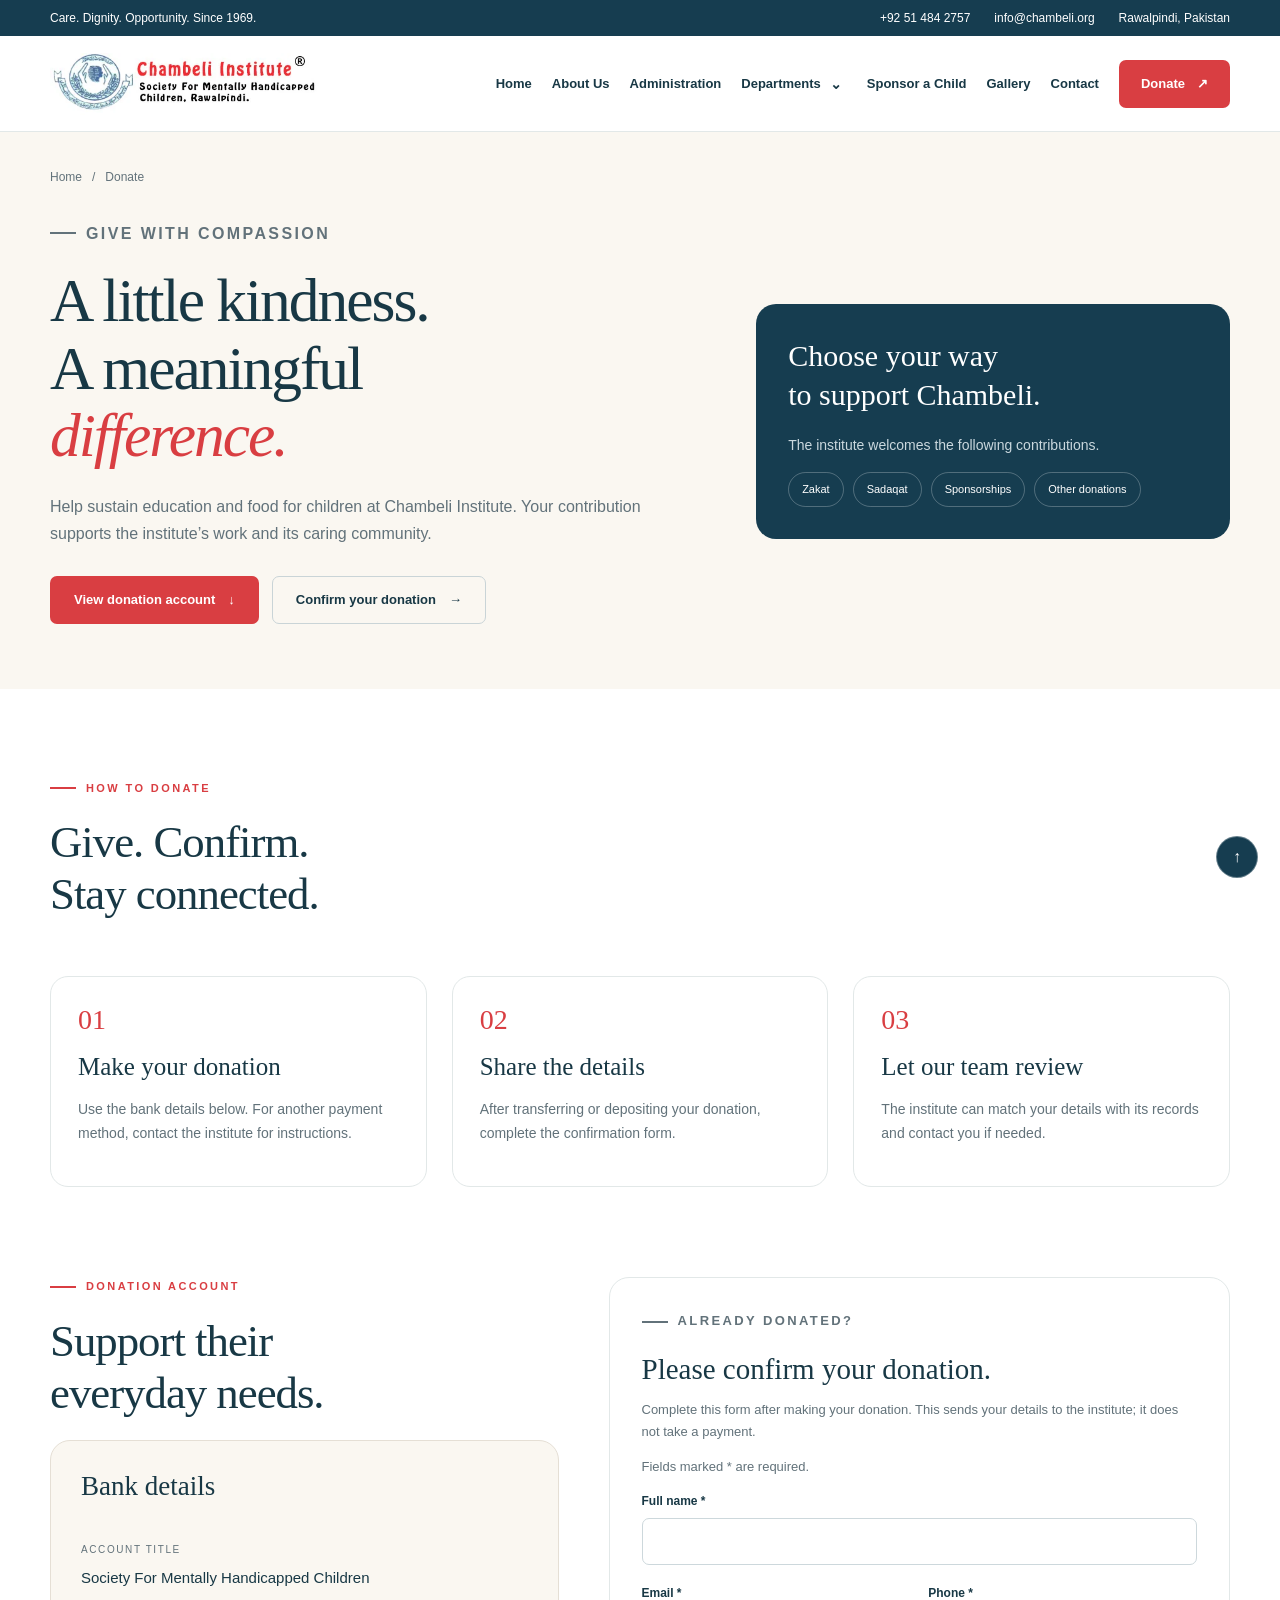
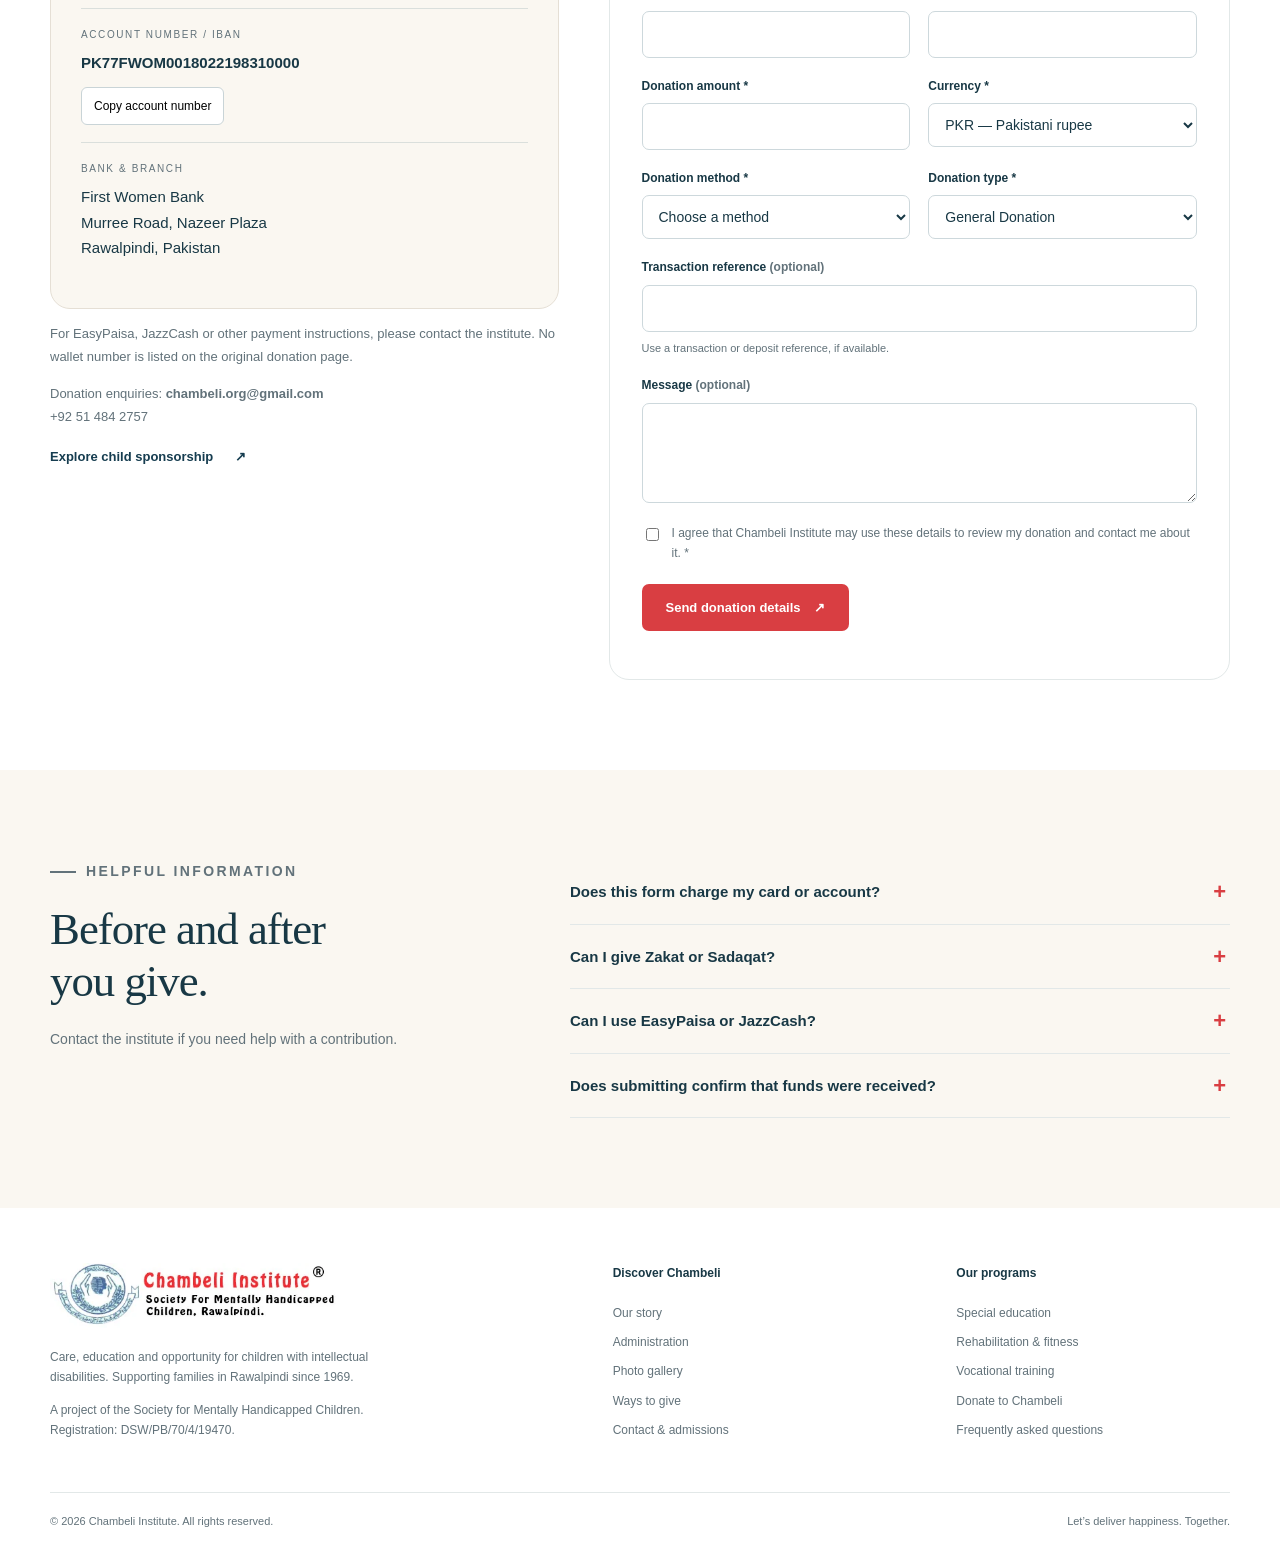
<file: donate-us/index.html>
<!DOCTYPE html><html lang="en"><head><meta charset="UTF-8"><meta name="viewport" content="width=device-width, initial-scale=1"><title>Donate | Chambeli Institute, Rawalpindi</title><meta name="description" content="Support children at Chambeli Institute. View bank details for Zakat, Sadaqat and donations, then send your donation confirmation to the institute."><meta name="theme-color" content="#163d50"><style>
:root{--navy:#163d50;--ink:#183845;--muted:#62727a;--red:#d93e42;--cream:#faf7f1;--line:#e2e8e8;--white:#fff;--blue:#eaf3f5;--radius:22px}*{box-sizing:border-box}html{scroll-behavior:smooth;scroll-padding-top:112px}body{margin:0;color:var(--ink);background:white;font:16px/1.7 Arial,Helvetica,sans-serif}a{color:inherit;text-decoration:none}button{font:inherit}img{display:block;width:100%;height:auto}button,a{-webkit-tap-highlight-color:transparent}a:focus-visible,button:focus-visible,summary:focus-visible{outline:3px solid #d73e43;outline-offset:5px}.container{width:min(1180px,calc(100% - 48px));margin:auto}.skip{position:fixed;left:20px;top:-100px;z-index:100;background:white;padding:12px}.skip:focus{top:12px}.topbar{background:var(--navy);color:#fff;font-size:12px;padding:8px 0}.topbar .container{display:flex;justify-content:space-between;gap:20px}.toplinks{display:flex;gap:24px}.site-header{position:sticky;top:0;z-index:30;background:rgba(255,255,255,.97);border-bottom:1px solid var(--line)}.navrow{display:flex;align-items:center;justify-content:space-between;gap:26px;min-height:95px}.logo{width:290px;flex-shrink:0}.navigation{display:flex;align-items:center;gap:24px;font-size:13px;font-weight:700}.navigation>a:not(.btn){padding:12px 0}.navigation>a:hover{color:var(--red)}.btn{display:inline-flex;align-items:center;justify-content:center;gap:13px;padding:13px 23px;border:1px solid transparent;border-radius:7px;font-size:13px;font-weight:700;line-height:1.5;cursor:pointer;transition:transform .2s,background .2s}.btn:hover{transform:translateY(-2px)}.btn-red{background:var(--red);color:white}.btn-red:hover{background:#ba3036;color:white!important}.btn-dark{background:var(--navy);color:white}.btn-outline{border-color:#c9d4d7;background:transparent}.btn-white{background:white;color:var(--navy)}.menu-toggle{display:none;background:none;border:1px solid var(--line);border-radius:7px;padding:8px 12px;color:var(--navy)}.eyebrow{font-size:11px;font-weight:800;text-transform:uppercase;letter-spacing:2.4px;color:var(--red);display:flex;align-items:center;gap:10px;margin:0 0 20px}.eyebrow:before{content:"";width:26px;height:2px;background:currentColor}.hero{background:var(--cream);overflow:hidden;position:relative}.hero-grid{display:grid;grid-template-columns:1fr 1fr;gap:58px;align-items:center;padding:70px 0 76px}.hero h1{font:500 clamp(44px,5.1vw,70px)/1.08 Georgia,serif;letter-spacing:-2.5px;margin:0 0 25px}.hero h1 em{font-weight:400;color:var(--red)}.lead{font-size:17px;line-height:1.9;color:var(--muted);max-width:500px}.actions{display:flex;flex-wrap:wrap;gap:13px;margin-top:29px}.hero-note{display:flex;align-items:center;gap:11px;margin-top:28px;font-size:12px;color:var(--muted)}.dot{height:8px;width:8px;background:#438470;border-radius:100%}.hero-visual{position:relative;padding:0 0 30px 15px}.hero-photo{height:470px;object-fit:cover;border-radius:120px 18px 18px 18px;background:#dfe6e5}.photo-label{position:absolute;bottom:7px;left:-15px;background:white;padding:22px 26px;border-radius:12px;box-shadow:0 14px 40px #18384512;display:flex;align-items:center;gap:16px}.photo-label b{font:36px/1 Georgia,serif;color:var(--red)}.photo-label span{font-size:12px;line-height:1.6}.visual-tag{position:absolute;top:25px;right:-16px;border-radius:100px;background:var(--navy);color:white;font-size:11px;letter-spacing:1px;padding:11px 17px}.intro-strip{border-bottom:1px solid var(--line)}.strip-grid{display:grid;grid-template-columns:repeat(3,1fr);padding:28px 0}.strip-item{display:flex;align-items:center;justify-content:center;gap:16px;border-right:1px solid var(--line)}.strip-item:last-child{border:0}.strip-item b{display:block;font-size:14px}.strip-item small{color:var(--muted);font-size:12px}.symbol{font:26px Georgia,serif;color:var(--red)}section.section{padding:90px 0}.section-title{font:500 clamp(32px,3.5vw,46px)/1.16 Georgia,serif;letter-spacing:-1px;margin:0 0 20px}.section-heading{display:flex;align-items:end;justify-content:space-between;gap:50px;margin-bottom:35px}.section-heading>div{max-width:600px}.section-heading>p{max-width:330px;color:var(--muted);font-size:14px;margin:0 0 20px}.cards{display:grid;grid-template-columns:repeat(3,1fr);gap:22px}.card{padding:32px;border:1px solid var(--line);border-radius:var(--radius);transition:box-shadow .2s,transform .2s}.card:hover{transform:translateY(-5px);box-shadow:0 15px 30px #18384509}.card:nth-child(2){background:var(--blue);border-color:var(--blue)}.card:nth-child(3){background:#fcf3ed;border-color:#fcf3ed}.card-icon{width:49px;height:49px;border-radius:14px;background:#f8ebeb;color:var(--red);display:grid;place-items:center;margin-bottom:27px}.card-icon svg{width:26px;height:26px;fill:none;stroke:currentColor;stroke-width:1.5}.card h3{font:25px/1.25 Georgia,serif;margin:0 0 15px}.card p{font-size:14px;color:var(--muted)}.card ul{padding-left:18px;font-size:13px;color:var(--muted);margin:20px 0 26px}.text-link{display:inline-flex;gap:22px;align-items:center;font-size:13px;font-weight:700;color:var(--navy)}.text-link:hover{color:var(--red)}.about{background:var(--cream)}.about-grid{display:grid;grid-template-columns:1fr 1fr;gap:75px;align-items:center}.about-photo{height:450px;object-fit:cover;border-radius:var(--radius)}.caption{font-size:11px;color:var(--muted);margin-top:10px}.about-copy p{font-size:15px;color:var(--muted)}.values{display:grid;grid-template-columns:1fr 1fr;gap:18px;margin:27px 0}.value{border-top:1px solid #d9dfda;padding-top:16px;font-size:13px}.value b{display:block;margin-bottom:5px}.value span{color:var(--muted);font-size:12px}.activities{display:grid;grid-template-columns:1.25fr 1fr;gap:23px}.activity{position:relative;overflow:hidden;border-radius:var(--radius);background:var(--navy)}.activity img{height:340px;object-fit:cover;transition:transform .4s}.activity:hover img{transform:scale(1.035)}.activity:after{content:"";position:absolute;inset:35% 0 0;background:linear-gradient(transparent,#102e40df)}.activity-copy{position:absolute;bottom:26px;left:28px;right:28px;color:#fff;z-index:1}.activity-copy small{text-transform:uppercase;letter-spacing:2px;font-size:10px}.activity-copy h3{font:28px/1.2 Georgia,serif;margin:9px 0}.support{background:var(--navy);color:#fff;position:relative;overflow:hidden}.support:before{content:"";position:absolute;width:450px;height:450px;border:1px solid #ffffff10;border-radius:100%;right:-170px;top:-190px;pointer-events:none}.support-grid{display:grid;grid-template-columns:1.1fr 1fr;gap:80px;align-items:start}.support .eyebrow{color:#f6b5a4}.support p{color:#c6d5db;font-size:15px}.support-options{border-top:1px solid #ffffff2b}.support-option{display:flex;gap:22px;padding:22px 0;border-bottom:1px solid #ffffff2b}.support-option>span{color:#f5b2a1;font:22px Georgia,serif}.support-option h3{font:22px Georgia,serif;margin:0 0 8px}.support-option p{font-size:13px;margin:0}.faq-grid{display:grid;grid-template-columns:.8fr 1.2fr;gap:80px}.faq-grid p{color:var(--muted);font-size:14px}details{border-bottom:1px solid var(--line);padding:19px 0}summary{font-size:15px;font-weight:700;cursor:pointer;list-style:none;padding-right:30px;position:relative}summary::-webkit-details-marker{display:none}summary:after{content:"+";position:absolute;right:4px;font-size:22px;top:-6px;color:var(--red)}details[open] summary:after{content:"−"}details p{margin-bottom:0}.contact-box{background:var(--cream);border:1px solid #ece7df;border-radius:var(--radius);padding:45px;display:grid;grid-template-columns:1.1fr 1fr;gap:50px}.contact-box p{color:var(--muted);font-size:14px}.contact-details{display:grid;gap:17px;align-content:center}.contact-details a,.contact-details address{font-style:normal;font-size:14px}.contact-details small{display:block;color:var(--muted);font-size:10px;text-transform:uppercase;letter-spacing:1.5px;margin-bottom:3px}.footer{padding:55px 0 0}.footer-grid{display:grid;grid-template-columns:1.8fr 1fr 1fr;gap:70px;padding-bottom:40px}.footer-logo{width:290px;max-width:100%;margin-bottom:17px}.footer p{font-size:12px;color:var(--muted);max-width:350px}.footer h3{font-size:12px;margin:0 0 19px}.footer-links{display:grid;gap:9px;font-size:12px;color:var(--muted)}.footer-links a:hover{color:var(--red)}.footer-bottom{border-top:1px solid var(--line);padding:19px 0;display:flex;justify-content:space-between;gap:20px;color:var(--muted);font-size:11px}.back-top{position:fixed;bottom:22px;right:22px;background:var(--navy);color:white;border:1px solid #fff5;width:42px;height:42px;border-radius:50%;display:grid;place-items:center;z-index:10}.contact-section{padding:0 0 35px}.muted{color:var(--muted)}
@media(min-width:1500px){.hero-grid{padding:90px 0}.hero-photo{height:510px}}@media(max-width:1050px){.logo{width:240px}.navigation{gap:15px;font-size:12px}.navigation .btn{padding:11px 15px}.hero-grid{gap:30px}.hero-photo{height:440px}.about-grid,.support-grid{gap:40px}.card{padding:25px}.faq-grid{gap:40px}}
@media(max-width:820px){.topbar .container>span{display:none}.toplinks{width:100%;justify-content:space-between}.navrow{min-height:82px}.logo{width:255px;max-width:calc(100% - 90px)}.menu-toggle{display:block}.navigation{display:none;position:absolute;top:100%;left:0;right:0;background:#fff;padding:20px 24px;box-shadow:0 12px 18px #18384512;align-items:stretch;gap:4px}.navigation.open{display:flex;flex-direction:column}.navigation .btn{margin-top:8px}.hero-grid{grid-template-columns:1fr;padding:48px 0 45px;gap:36px}.hero h1{max-width:650px;font-size:58px}.lead{max-width:620px}.hero-visual{padding-left:12px;max-width:650px;width:100%}.hero-photo{height:390px;border-radius:75px 18px 18px 18px}.photo-label{left:0}.visual-tag{right:-8px}.section-heading{display:block}.section-heading>p{max-width:600px}.cards{grid-template-columns:1fr}.card{padding:30px}.card ul{display:flex;flex-wrap:wrap;column-gap:35px}.about-grid,.support-grid,.faq-grid{grid-template-columns:1fr;gap:32px}.about-photo{height:380px}.activities{grid-template-columns:1fr 1fr}.activity img{height:300px}.activity-copy{left:20px}.activity-copy h3{font-size:24px}.contact-box{grid-template-columns:1fr;gap:20px}.footer-grid{gap:25px;grid-template-columns:1.5fr 1fr 1fr}.strip-item{gap:9px}.strip-item b{font-size:12px}.strip-item small{font-size:10px}.symbol{font-size:22px}section.section{padding:65px 0}}
@media(max-width:520px){.container{width:calc(100% - 36px)}.topbar{font-size:10px}.toplinks{gap:10px}.hero h1{font-size:47px;letter-spacing:-1.7px}.hero .lead{font-size:15px}.hero-photo{height:310px}.photo-label{padding:16px 20px}.photo-label b{font-size:30px}.visual-tag{font-size:9px}.strip-grid{grid-template-columns:1fr;padding:7px 0}.strip-item{justify-content:start;padding:13px 4px;border-right:0;border-bottom:1px solid var(--line);gap:18px}.strip-item b{font-size:13px}.strip-item small{font-size:11px}.section-title{font-size:35px}.eyebrow{font-size:10px;letter-spacing:1.8px}.activities{grid-template-columns:1fr}.activity img{height:310px}.about-photo{height:310px}.values{gap:14px}.contact-box{padding:28px}.footer-grid{grid-template-columns:1fr 1fr}.footer-brand{grid-column:1/-1}.footer-bottom{flex-direction:column;gap:5px}.btn{padding:13px 18px}.back-top{width:36px;height:36px;right:14px;bottom:14px}}
@media(prefers-reduced-motion:reduce){html{scroll-behavior:auto}*,*:before,*:after{transition:none!important}}

.breadcrumb{display:flex;gap:10px;font-size:12px;color:var(--muted);margin-bottom:32px}.donate-hero{background:var(--cream);padding:35px 0 65px}.donate-hero-grid{display:grid;grid-template-columns:1.15fr .85fr;gap:65px;align-items:center}.donate-hero h1{font:500 clamp(43px,4.8vw,64px)/1.1 Georgia,serif;letter-spacing:-2px;margin:0 0 23px}.donate-hero h1 em{font-weight:400;color:var(--red)}.donate-hero p{font-size:16px;color:var(--muted)}.giving-note{background:var(--navy);color:white;padding:32px;border-radius:20px}.giving-note h2{font:30px/1.3 Georgia,serif;margin:0 0 20px}.giving-note p{font-size:14px;color:#cad8de}.giving-tags{display:flex;flex-wrap:wrap;gap:9px}.giving-tags span{padding:7px 13px;border:1px solid #ffffff40;border-radius:30px;font-size:11px}.donation-grid{display:grid;grid-template-columns:.9fr 1.1fr;gap:50px;align-items:start}.bank-card{background:var(--cream);border:1px solid #e5dfd5;border-radius:20px;padding:30px}.bank-card h3{font:27px Georgia,serif;margin:0 0 22px}.bank-row{padding:17px 0;border-bottom:1px solid #dadfdc}.bank-row:last-child{border:0}.bank-row small{font-size:10px;text-transform:uppercase;letter-spacing:1.6px;color:var(--muted);display:block;margin-bottom:7px}.bank-row p{margin:0;font-size:15px}.iban{font:600 17px/1.7 Arial,sans-serif;word-break:break-all}.copy-bank{margin-top:12px;background:white;border:1px solid #c9d4d7;border-radius:6px;padding:8px 12px;font-size:12px;cursor:pointer}.donation-info{color:var(--muted);font-size:13px;line-height:1.8}.donation-form{border:1px solid var(--line);padding:32px;border-radius:20px}.donation-form h3{font:29px Georgia,serif;margin:0 0 12px}.donation-form>p{font-size:13px;color:var(--muted)}.fields{display:grid;grid-template-columns:1fr 1fr;gap:18px}.field{display:grid;gap:7px;align-content:start}.field.wide{grid-column:1/-1}.field label{font-size:12px;font-weight:700}.field input,.field select,.field textarea{width:100%;min-width:0;background:white;border:1px solid #cdd8dc;border-radius:7px;padding:12px;font:14px/1.5 Arial,sans-serif;color:var(--ink)}.field textarea{resize:vertical;min-height:100px}.field input:focus,.field select:focus,.field textarea:focus{outline:2px solid #527c8d;outline-offset:2px}.field small{font-size:11px;color:var(--muted)}.form-consent{display:flex;gap:10px;align-items:start;font-size:12px;color:var(--muted);margin:20px 0}.form-consent input{margin-top:5px}.form-status{font-size:13px;line-height:1.7;margin-top:16px}.form-status.error{color:#b12730}.form-status.success{color:#23634b}.donation-form button[disabled]{opacity:.6;cursor:wait;transform:none}.trap-field{position:absolute;left:-10000px;width:1px;height:1px;overflow:hidden}.donation-steps{display:grid;grid-template-columns:repeat(3,1fr);gap:25px}.donation-step{padding:27px;border:1px solid var(--line);border-radius:18px}.donation-step>span{font:28px Georgia,serif;color:var(--red)}.donation-step h3{font:25px/1.3 Georgia,serif;margin:14px 0}.donation-step p{font-size:14px;color:var(--muted)}.copy-status{font-size:12px;color:var(--muted)}
@media(max-width:820px){.donate-hero-grid,.donation-grid{grid-template-columns:1fr;gap:30px}.donation-steps{grid-template-columns:1fr}.giving-note{max-width:600px}}@media(max-width:520px){.donate-hero{padding-bottom:42px}.donate-hero h1{font-size:43px;letter-spacing:-1px}.donation-form,.bank-card{padding:24px}.fields{grid-template-columns:1fr}.field.wide{grid-column:auto}.iban{font-size:16px}}
</style><link rel="stylesheet" href="/assets/site-navigation.css"><script src="/assets/site-navigation.js" defer></script></head><body id="top"><a class="skip" href="#main">Skip to content</a>
<div class="topbar"><div class="container"><span>Care. Dignity. Opportunity. Since 1969.</span><div class="toplinks"><a href="tel:+92514842757">+92 51 484 2757</a><a href="mailto:info@chambeli.org">info@chambeli.org</a><span>Rawalpindi, Pakistan</span></div></div></div>
<header class="site-header ch-header"><div class="container ch-navrow"><a class="ch-brand" href="/" aria-label="Chambeli Institute home"><img src="/assets/logo-new.webp" width="430" height="99" alt="Chambeli Institute — Society for Mentally Handicapped Children, Rawalpindi"></a><button class="ch-menu-button" type="button" aria-expanded="false" aria-controls="site-navigation">Menu <span aria-hidden="true">☰</span></button><nav class="ch-nav" id="site-navigation" aria-label="Main navigation"><a href="/">Home</a><a href="/about-foundation/">About Us</a><a href="/administration/">Administration</a><div class="ch-department"><div class="ch-department-row"><a class="ch-dept-link" href="/departments/">Departments</a><button class="ch-dropdown-button" type="button" aria-label="Show department pages" aria-expanded="true" aria-controls="department-dropdown"><span aria-hidden="true">⌄</span></button></div><div class="ch-dropdown" id="department-dropdown"><a href="/school/">School for Special Kids</a><a href="/rehabilitation-and-fitness-center/">Rehabilitation &amp; Fitness Center</a><a href="/female-vocational-training-center/">Female Vocational Training</a></div></div><a href="/gallery/">Gallery</a><a href="/contact/">Contact</a><a class="ch-donate" href="/donate-us/" aria-current="page">Donate <span aria-hidden="true">↗</span></a></nav></div></header><main id="main"><section class="donate-hero"><div class="container"><nav class="breadcrumb" aria-label="Breadcrumb"><a href="/">Home</a><span aria-hidden="true">/</span><span aria-current="page">Donate</span></nav><div class="donate-hero-grid"><div><p class="eyebrow">Give with compassion</p><h1>A little kindness.<br>A meaningful<br><em>difference.</em></h1><p>Help sustain education and food for children at Chambeli Institute. Your contribution supports the institute’s work and its caring community.</p><div class="actions"><a class="btn btn-red" href="#bank-details">View donation account <span aria-hidden="true">↓</span></a><a class="btn btn-outline" href="#confirm-donation">Confirm your donation <span aria-hidden="true">→</span></a></div></div><aside class="giving-note"><h2>Choose your way<br>to support Chambeli.</h2><p>The institute welcomes the following contributions.</p><div class="giving-tags"><span>Zakat</span><span>Sadaqat</span><span>Sponsorships</span><span>Other donations</span></div></aside></div></div></section>
<section class="section"><div class="container"><div class="section-heading"><div><p class="eyebrow">How to donate</p><h2 class="section-title">Give. Confirm.<br>Stay connected.</h2></div></div><div class="donation-steps"><article class="donation-step"><span aria-hidden="true">01</span><h3>Make your donation</h3><p>Use the bank details below. For another payment method, contact the institute for instructions.</p></article><article class="donation-step"><span aria-hidden="true">02</span><h3>Share the details</h3><p>After transferring or depositing your donation, complete the confirmation form.</p></article><article class="donation-step"><span aria-hidden="true">03</span><h3>Let our team review</h3><p>The institute can match your details with its records and contact you if needed.</p></article></div></div></section>
<section class="section" style="padding-top:0"><div class="container donation-grid"><div id="bank-details"><p class="eyebrow">Donation account</p><h2 class="section-title">Support their<br>everyday needs.</h2><div class="bank-card"><h3>Bank details</h3><div class="bank-row"><small>Account title</small><p>Society For Mentally Handicapped Children</p></div><div class="bank-row"><small>Account number / IBAN</small><p class="iban" id="iban">PK77FWOM0018022198310000</p><button class="copy-bank" type="button" id="copy-iban">Copy account number</button><p class="copy-status" id="copy-status" role="status"></p></div><div class="bank-row"><small>Bank & branch</small><p>First Women Bank<br>Murree Road, Nazeer Plaza<br>Rawalpindi, Pakistan</p></div></div><p class="donation-info">For EasyPaisa, JazzCash or other payment instructions, please contact the institute. No wallet number is listed on the original donation page.</p><p class="donation-info">Donation enquiries: <a href="mailto:chambeli.org@gmail.com"><strong>chambeli.org@gmail.com</strong></a><br><a href="tel:+92514842757">+92 51 484 2757</a></p><a class="text-link" href="/category/sponsor-a-child/">Explore child sponsorship <span aria-hidden="true">↗</span></a></div>
<div id="confirm-donation"><form class="donation-form" id="donation-form" action="/api/donation-confirmation" method="post"><p class="eyebrow">Already donated?</p><h3>Please confirm your donation.</h3><p>Complete this form after making your donation. This sends your details to the institute; it does not take a payment.</p><p>Fields marked * are required.</p><div class="fields"><div class="field wide"><label for="name">Full name *</label><input id="name" name="name" autocomplete="name" maxlength="100" required></div><div class="field"><label for="email">Email *</label><input id="email" name="email" type="email" autocomplete="email" maxlength="254" required></div><div class="field"><label for="phone">Phone *</label><input id="phone" name="phone" type="tel" autocomplete="tel" maxlength="40" required></div><div class="field"><label for="amount">Donation amount *</label><input id="amount" name="amount" type="number" min="0.01" max="999999999999.99" step="0.01" inputmode="decimal" required></div><div class="field"><label for="currency">Currency *</label><select id="currency" name="currency" required><option value="PKR">PKR — Pakistani rupee</option><option value="USD">USD — US dollar</option><option value="GBP">GBP — British pound</option><option value="EUR">EUR — Euro</option><option value="AED">AED — UAE dirham</option><option value="SAR">SAR — Saudi riyal</option><option value="CAD">CAD — Canadian dollar</option><option value="AUD">AUD — Australian dollar</option></select></div><div class="field"><label for="method">Donation method *</label><select id="method" name="method" required><option value="">Choose a method</option><option>Bank Transfer</option><option>Bank Deposit</option><option>EasyPaisa/JazzCash</option><option>Other</option></select></div><div class="field"><label for="kind">Donation type *</label><select id="kind" name="kind" required><option>General Donation</option><option>Zakat</option><option>Sadaqat</option><option>Sponsorship</option></select></div><div class="field wide"><label for="reference">Transaction reference <span class="muted">(optional)</span></label><input id="reference" name="reference" maxlength="150"><small>Use a transaction or deposit reference, if available.</small></div><div class="field wide"><label for="message">Message <span class="muted">(optional)</span></label><textarea id="message" name="message" maxlength="2000"></textarea></div></div><div class="trap-field" aria-hidden="true"><label for="website">Website</label><input id="website" name="website" tabindex="-1" autocomplete="off"></div><label class="form-consent"><input type="checkbox" name="consent" id="consent" required><span>I agree that Chambeli Institute may use these details to review my donation and contact me about it. *</span></label><button class="btn btn-red" type="submit" id="submit-donation">Send donation details <span aria-hidden="true">↗</span></button><div class="form-status" id="form-status" role="status" aria-live="polite"></div><noscript><p>Please email your donation details to <a href="mailto:chambeli.org@gmail.com">chambeli.org@gmail.com</a>. JavaScript is needed for the online form.</p></noscript></form></div></div></section>
<section class="section about"><div class="container faq-grid"><div><p class="eyebrow">Helpful information</p><h2 class="section-title">Before and after<br>you give.</h2><p class="muted">Contact the institute if you need help with a contribution.</p></div><div><details><summary>Does this form charge my card or account?</summary><p>No. Make your donation separately using the bank account or instructions from the institute, then use the form to share the details.</p></details><details><summary>Can I give Zakat or Sadaqat?</summary><p>The institute’s donation page welcomes Zakat, Sadaqat, sponsorships and other donations. Select the relevant type when confirming your contribution.</p></details><details><summary>Can I use EasyPaisa or JazzCash?</summary><p>Contact the institute for instructions before paying. The confirmation form includes these methods, but the website does not publish a wallet number.</p></details><details><summary>Does submitting confirm that funds were received?</summary><p>No. It submits your report for the institute to review against its records. Contact the team if you need an acknowledgement or receipt.</p></details></div></div></section></main><footer class="footer"><div class="container"><div class="footer-grid"><div class="footer-brand"><a href="/"><img class="footer-logo" src="/assets/logo-new.webp" width="430" height="99" loading="lazy" alt="Chambeli Institute"></a><p>Care, education and opportunity for children with intellectual disabilities. Supporting families in Rawalpindi since 1969.</p><p>A project of the Society for Mentally Handicapped Children.<br>Registration: DSW/PB/70/4/19470.</p></div><div><h3>Discover Chambeli</h3><nav class="footer-links" aria-label="About and support"><a href="/about-foundation/">Our story</a><a href="/administration/">Administration</a><a href="/gallery/">Photo gallery</a><a href="/donate-us/">Ways to give</a><a href="/contact/">Contact & admissions</a></nav></div><div><h3>Our programs</h3><nav class="footer-links" aria-label="Programs"><a href="/school/">Special education</a><a href="/rehabilitation-and-fitness-center/">Rehabilitation & fitness</a><a href="/female-vocational-training-center/">Vocational training</a><a href="/donate-us/">Donate to Chambeli</a><a href="/contact/">Frequently asked questions</a></nav></div></div><div class="footer-bottom"><span>© <span id="year">2026</span> Chambeli Institute. All rights reserved.</span><span>Let’s deliver happiness. Together.</span></div></div></footer><a href="#top" class="back-top" aria-label="Back to top">↑</a>

<script>
const form=document.querySelector('#donation-form'),status=document.querySelector('#form-status'),submit=document.querySelector('#submit-donation');
form.addEventListener('submit',async event=>{
 event.preventDefault();if(!form.reportValidity())return;
 status.className='form-status';status.textContent='Sending your donation details…';submit.disabled=true;
 try{const data=Object.fromEntries(new FormData(form));data.consent=form.elements.consent.checked;
 const response=await fetch(form.action,{method:'POST',headers:{'Content-Type':'application/json'},body:JSON.stringify(data)});
 const result=await response.json().catch(()=>({}));
 if(!response.ok||result.ok!==true)throw new Error(result.error||'Unable to send. Please email chambeli.org@gmail.com with your donation details.');
 status.className='form-status success';status.textContent=result.message;form.reset();
 }catch(error){status.className='form-status error';status.textContent=error.message||'Unable to send. Please email chambeli.org@gmail.com.';}
 finally{submit.disabled=false;}
});
document.querySelector('#copy-iban').addEventListener('click',async()=>{const msg=document.querySelector('#copy-status');try{await navigator.clipboard.writeText(document.querySelector('#iban').textContent.trim());msg.textContent='Account number copied.';}catch{msg.textContent='Please select and copy the account number above.';}});
</script></body></html>
</file>
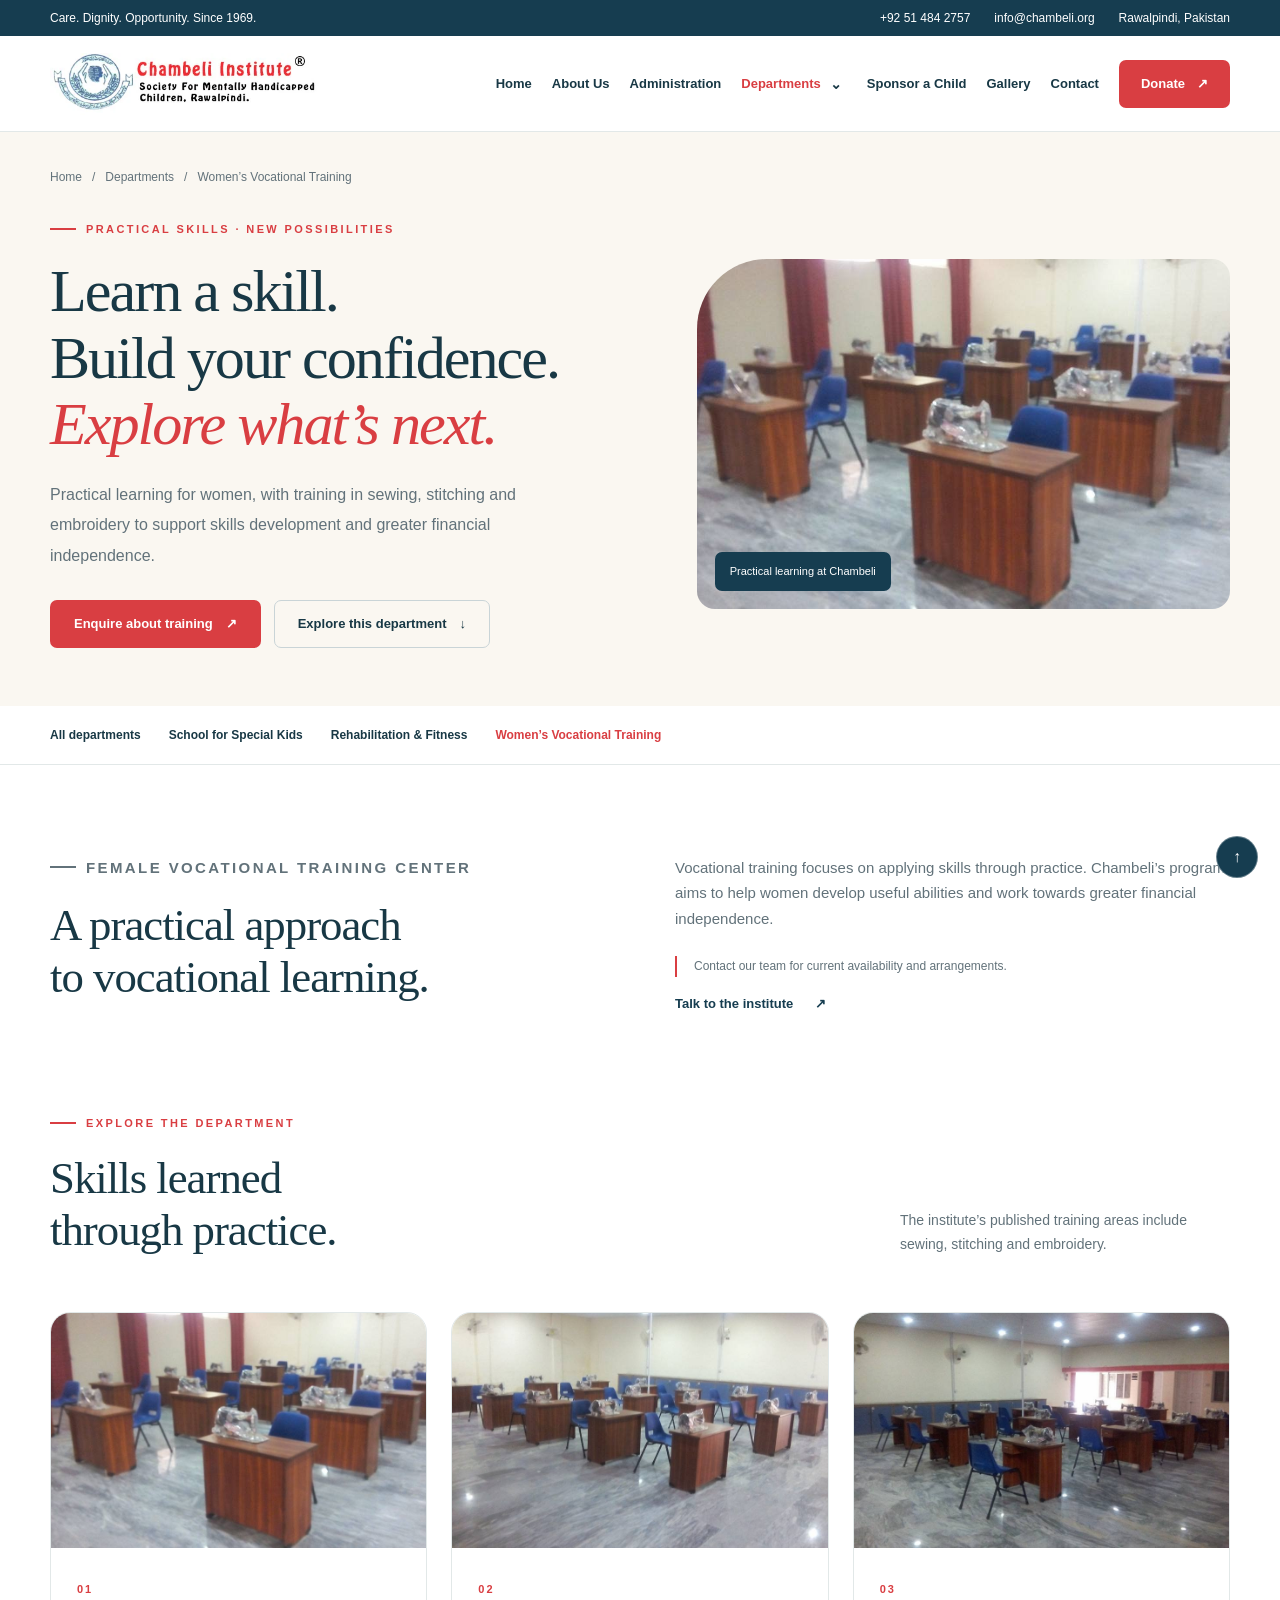
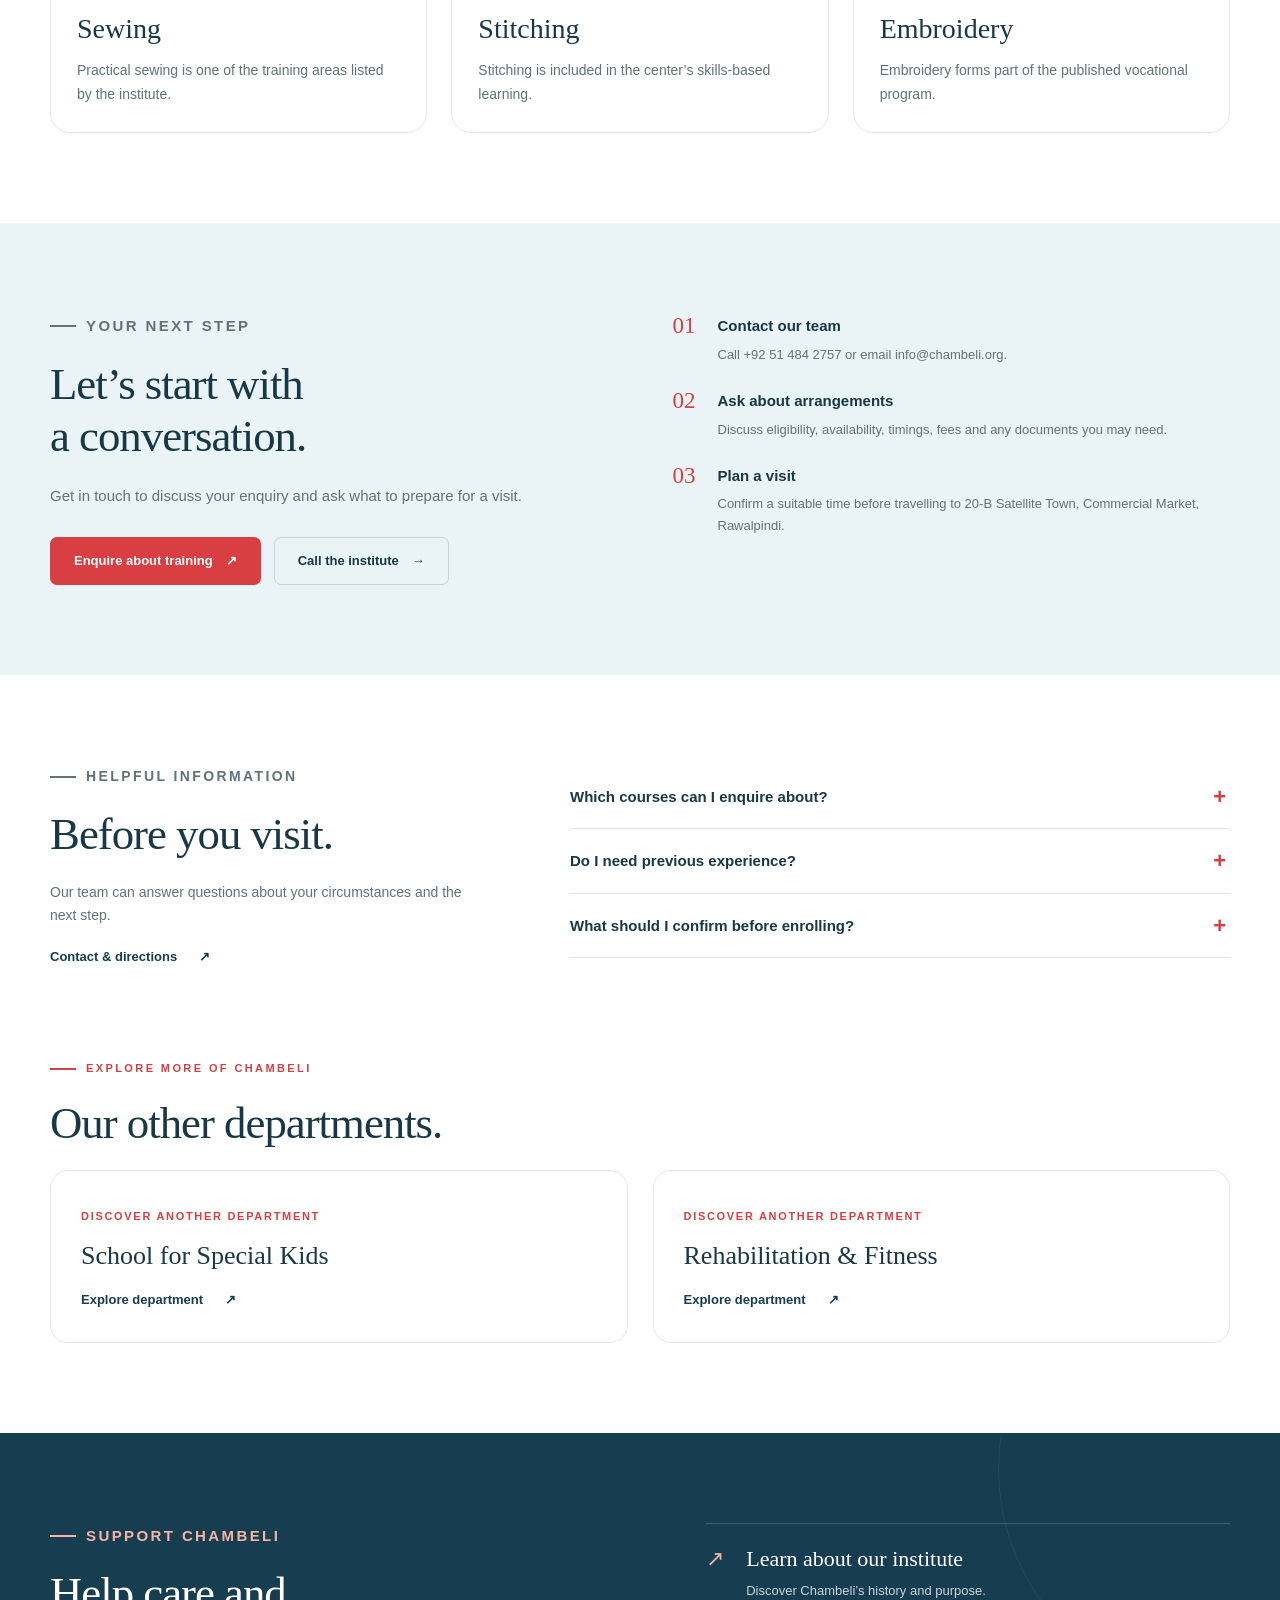
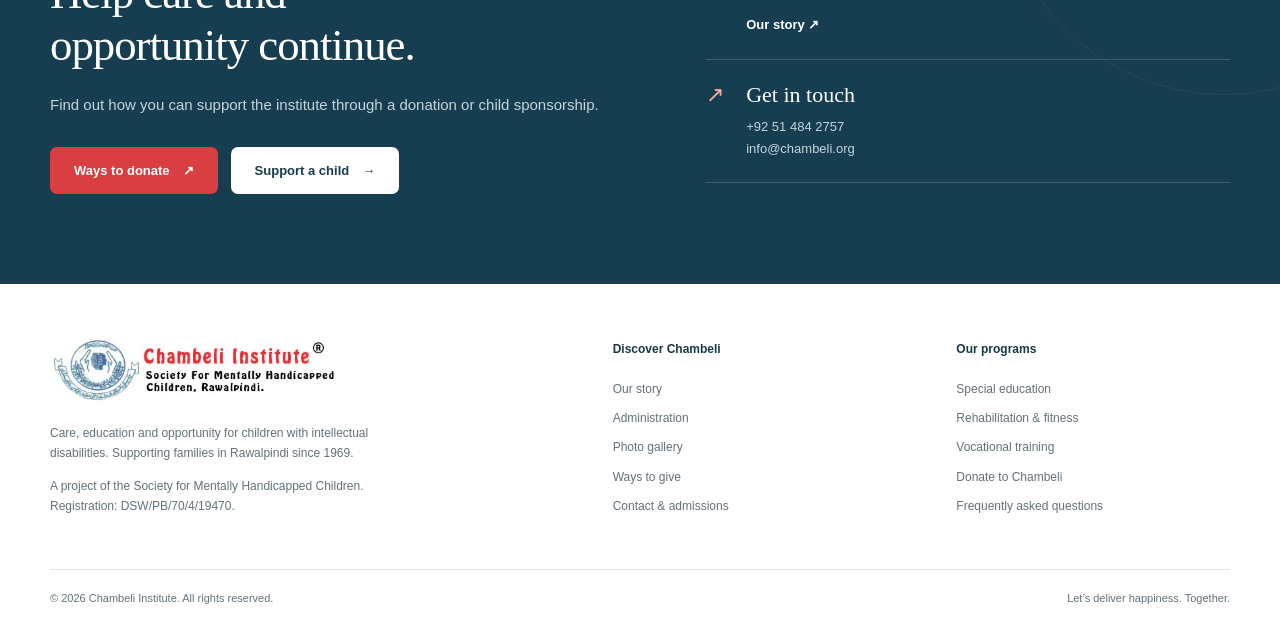
<file: female-vocational-training-center/index.html>
<!DOCTYPE html>
<html lang="en"><head><meta charset="UTF-8"><meta name="viewport" content="width=device-width, initial-scale=1"><title>Female Vocational Training Center | Chambeli Institute, Rawalpindi</title><meta name="description" content="Discover women’s vocational training at Chambeli Institute in Rawalpindi, including sewing, stitching and embroidery. Enquire about current courses."><meta name="theme-color" content="#163d50"><meta property="og:title" content="Female Vocational Training Center | Chambeli Institute"><meta property="og:description" content="Discover women’s vocational training at Chambeli Institute in Rawalpindi, including sewing, stitching and embroidery. Enquire about current courses."><meta property="og:type" content="website"><style>
:root{--navy:#163d50;--ink:#183845;--muted:#62727a;--red:#d93e42;--cream:#faf7f1;--line:#e2e8e8;--white:#fff;--blue:#eaf3f5;--radius:22px}*{box-sizing:border-box}html{scroll-behavior:smooth;scroll-padding-top:112px}body{margin:0;color:var(--ink);background:white;font:16px/1.7 Arial,Helvetica,sans-serif}a{color:inherit;text-decoration:none}button{font:inherit}img{display:block;width:100%;height:auto}button,a{-webkit-tap-highlight-color:transparent}a:focus-visible,button:focus-visible,summary:focus-visible{outline:3px solid #d73e43;outline-offset:5px}.container{width:min(1180px,calc(100% - 48px));margin:auto}.skip{position:fixed;left:20px;top:-100px;z-index:100;background:white;padding:12px}.skip:focus{top:12px}.topbar{background:var(--navy);color:#fff;font-size:12px;padding:8px 0}.topbar .container{display:flex;justify-content:space-between;gap:20px}.toplinks{display:flex;gap:24px}.site-header{position:sticky;top:0;z-index:30;background:rgba(255,255,255,.97);border-bottom:1px solid var(--line)}.navrow{display:flex;align-items:center;justify-content:space-between;gap:26px;min-height:95px}.logo{width:290px;flex-shrink:0}.navigation{display:flex;align-items:center;gap:24px;font-size:13px;font-weight:700}.navigation>a:not(.btn){padding:12px 0}.navigation>a:hover{color:var(--red)}.btn{display:inline-flex;align-items:center;justify-content:center;gap:13px;padding:13px 23px;border:1px solid transparent;border-radius:7px;font-size:13px;font-weight:700;line-height:1.5;cursor:pointer;transition:transform .2s,background .2s}.btn:hover{transform:translateY(-2px)}.btn-red{background:var(--red);color:white}.btn-red:hover{background:#ba3036;color:white!important}.btn-dark{background:var(--navy);color:white}.btn-outline{border-color:#c9d4d7;background:transparent}.btn-white{background:white;color:var(--navy)}.menu-toggle{display:none;background:none;border:1px solid var(--line);border-radius:7px;padding:8px 12px;color:var(--navy)}.eyebrow{font-size:11px;font-weight:800;text-transform:uppercase;letter-spacing:2.4px;color:var(--red);display:flex;align-items:center;gap:10px;margin:0 0 20px}.eyebrow:before{content:"";width:26px;height:2px;background:currentColor}.hero{background:var(--cream);overflow:hidden;position:relative}.hero-grid{display:grid;grid-template-columns:1fr 1fr;gap:58px;align-items:center;padding:70px 0 76px}.hero h1{font:500 clamp(44px,5.1vw,70px)/1.08 Georgia,serif;letter-spacing:-2.5px;margin:0 0 25px}.hero h1 em{font-weight:400;color:var(--red)}.lead{font-size:17px;line-height:1.9;color:var(--muted);max-width:500px}.actions{display:flex;flex-wrap:wrap;gap:13px;margin-top:29px}.hero-note{display:flex;align-items:center;gap:11px;margin-top:28px;font-size:12px;color:var(--muted)}.dot{height:8px;width:8px;background:#438470;border-radius:100%}.hero-visual{position:relative;padding:0 0 30px 15px}.hero-photo{height:470px;object-fit:cover;border-radius:120px 18px 18px 18px;background:#dfe6e5}.photo-label{position:absolute;bottom:7px;left:-15px;background:white;padding:22px 26px;border-radius:12px;box-shadow:0 14px 40px #18384512;display:flex;align-items:center;gap:16px}.photo-label b{font:36px/1 Georgia,serif;color:var(--red)}.photo-label span{font-size:12px;line-height:1.6}.visual-tag{position:absolute;top:25px;right:-16px;border-radius:100px;background:var(--navy);color:white;font-size:11px;letter-spacing:1px;padding:11px 17px}.intro-strip{border-bottom:1px solid var(--line)}.strip-grid{display:grid;grid-template-columns:repeat(3,1fr);padding:28px 0}.strip-item{display:flex;align-items:center;justify-content:center;gap:16px;border-right:1px solid var(--line)}.strip-item:last-child{border:0}.strip-item b{display:block;font-size:14px}.strip-item small{color:var(--muted);font-size:12px}.symbol{font:26px Georgia,serif;color:var(--red)}section.section{padding:90px 0}.section-title{font:500 clamp(32px,3.5vw,46px)/1.16 Georgia,serif;letter-spacing:-1px;margin:0 0 20px}.section-heading{display:flex;align-items:end;justify-content:space-between;gap:50px;margin-bottom:35px}.section-heading>div{max-width:600px}.section-heading>p{max-width:330px;color:var(--muted);font-size:14px;margin:0 0 20px}.cards{display:grid;grid-template-columns:repeat(3,1fr);gap:22px}.card{padding:32px;border:1px solid var(--line);border-radius:var(--radius);transition:box-shadow .2s,transform .2s}.card:hover{transform:translateY(-5px);box-shadow:0 15px 30px #18384509}.card:nth-child(2){background:var(--blue);border-color:var(--blue)}.card:nth-child(3){background:#fcf3ed;border-color:#fcf3ed}.card-icon{width:49px;height:49px;border-radius:14px;background:#f8ebeb;color:var(--red);display:grid;place-items:center;margin-bottom:27px}.card-icon svg{width:26px;height:26px;fill:none;stroke:currentColor;stroke-width:1.5}.card h3{font:25px/1.25 Georgia,serif;margin:0 0 15px}.card p{font-size:14px;color:var(--muted)}.card ul{padding-left:18px;font-size:13px;color:var(--muted);margin:20px 0 26px}.text-link{display:inline-flex;gap:22px;align-items:center;font-size:13px;font-weight:700;color:var(--navy)}.text-link:hover{color:var(--red)}.about{background:var(--cream)}.about-grid{display:grid;grid-template-columns:1fr 1fr;gap:75px;align-items:center}.about-photo{height:450px;object-fit:cover;border-radius:var(--radius)}.caption{font-size:11px;color:var(--muted);margin-top:10px}.about-copy p{font-size:15px;color:var(--muted)}.values{display:grid;grid-template-columns:1fr 1fr;gap:18px;margin:27px 0}.value{border-top:1px solid #d9dfda;padding-top:16px;font-size:13px}.value b{display:block;margin-bottom:5px}.value span{color:var(--muted);font-size:12px}.activities{display:grid;grid-template-columns:1.25fr 1fr;gap:23px}.activity{position:relative;overflow:hidden;border-radius:var(--radius);background:var(--navy)}.activity img{height:340px;object-fit:cover;transition:transform .4s}.activity:hover img{transform:scale(1.035)}.activity:after{content:"";position:absolute;inset:35% 0 0;background:linear-gradient(transparent,#102e40df)}.activity-copy{position:absolute;bottom:26px;left:28px;right:28px;color:#fff;z-index:1}.activity-copy small{text-transform:uppercase;letter-spacing:2px;font-size:10px}.activity-copy h3{font:28px/1.2 Georgia,serif;margin:9px 0}.support{background:var(--navy);color:#fff;position:relative;overflow:hidden}.support:before{content:"";position:absolute;width:450px;height:450px;border:1px solid #ffffff10;border-radius:100%;right:-170px;top:-190px;pointer-events:none}.support-grid{display:grid;grid-template-columns:1.1fr 1fr;gap:80px;align-items:start}.support .eyebrow{color:#f6b5a4}.support p{color:#c6d5db;font-size:15px}.support-options{border-top:1px solid #ffffff2b}.support-option{display:flex;gap:22px;padding:22px 0;border-bottom:1px solid #ffffff2b}.support-option>span{color:#f5b2a1;font:22px Georgia,serif}.support-option h3{font:22px Georgia,serif;margin:0 0 8px}.support-option p{font-size:13px;margin:0}.faq-grid{display:grid;grid-template-columns:.8fr 1.2fr;gap:80px}.faq-grid p{color:var(--muted);font-size:14px}details{border-bottom:1px solid var(--line);padding:19px 0}summary{font-size:15px;font-weight:700;cursor:pointer;list-style:none;padding-right:30px;position:relative}summary::-webkit-details-marker{display:none}summary:after{content:"+";position:absolute;right:4px;font-size:22px;top:-6px;color:var(--red)}details[open] summary:after{content:"−"}details p{margin-bottom:0}.contact-box{background:var(--cream);border:1px solid #ece7df;border-radius:var(--radius);padding:45px;display:grid;grid-template-columns:1.1fr 1fr;gap:50px}.contact-box p{color:var(--muted);font-size:14px}.contact-details{display:grid;gap:17px;align-content:center}.contact-details a,.contact-details address{font-style:normal;font-size:14px}.contact-details small{display:block;color:var(--muted);font-size:10px;text-transform:uppercase;letter-spacing:1.5px;margin-bottom:3px}.footer{padding:55px 0 0}.footer-grid{display:grid;grid-template-columns:1.8fr 1fr 1fr;gap:70px;padding-bottom:40px}.footer-logo{width:290px;max-width:100%;margin-bottom:17px}.footer p{font-size:12px;color:var(--muted);max-width:350px}.footer h3{font-size:12px;margin:0 0 19px}.footer-links{display:grid;gap:9px;font-size:12px;color:var(--muted)}.footer-links a:hover{color:var(--red)}.footer-bottom{border-top:1px solid var(--line);padding:19px 0;display:flex;justify-content:space-between;gap:20px;color:var(--muted);font-size:11px}.back-top{position:fixed;bottom:22px;right:22px;background:var(--navy);color:white;border:1px solid #fff5;width:42px;height:42px;border-radius:50%;display:grid;place-items:center;z-index:10}.contact-section{padding:0 0 35px}.muted{color:var(--muted)}
@media(min-width:1500px){.hero-grid{padding:90px 0}.hero-photo{height:510px}}@media(max-width:1050px){.logo{width:240px}.navigation{gap:15px;font-size:12px}.navigation .btn{padding:11px 15px}.hero-grid{gap:30px}.hero-photo{height:440px}.about-grid,.support-grid{gap:40px}.card{padding:25px}.faq-grid{gap:40px}}
@media(max-width:820px){.topbar .container>span{display:none}.toplinks{width:100%;justify-content:space-between}.navrow{min-height:82px}.logo{width:255px;max-width:calc(100% - 90px)}.menu-toggle{display:block}.navigation{display:none;position:absolute;top:100%;left:0;right:0;background:#fff;padding:20px 24px;box-shadow:0 12px 18px #18384512;align-items:stretch;gap:4px}.navigation.open{display:flex;flex-direction:column}.navigation .btn{margin-top:8px}.hero-grid{grid-template-columns:1fr;padding:48px 0 45px;gap:36px}.hero h1{max-width:650px;font-size:58px}.lead{max-width:620px}.hero-visual{padding-left:12px;max-width:650px;width:100%}.hero-photo{height:390px;border-radius:75px 18px 18px 18px}.photo-label{left:0}.visual-tag{right:-8px}.section-heading{display:block}.section-heading>p{max-width:600px}.cards{grid-template-columns:1fr}.card{padding:30px}.card ul{display:flex;flex-wrap:wrap;column-gap:35px}.about-grid,.support-grid,.faq-grid{grid-template-columns:1fr;gap:32px}.about-photo{height:380px}.activities{grid-template-columns:1fr 1fr}.activity img{height:300px}.activity-copy{left:20px}.activity-copy h3{font-size:24px}.contact-box{grid-template-columns:1fr;gap:20px}.footer-grid{gap:25px;grid-template-columns:1.5fr 1fr 1fr}.strip-item{gap:9px}.strip-item b{font-size:12px}.strip-item small{font-size:10px}.symbol{font-size:22px}section.section{padding:65px 0}}
@media(max-width:520px){.container{width:calc(100% - 36px)}.topbar{font-size:10px}.toplinks{gap:10px}.hero h1{font-size:47px;letter-spacing:-1.7px}.hero .lead{font-size:15px}.hero-photo{height:310px}.photo-label{padding:16px 20px}.photo-label b{font-size:30px}.visual-tag{font-size:9px}.strip-grid{grid-template-columns:1fr;padding:7px 0}.strip-item{justify-content:start;padding:13px 4px;border-right:0;border-bottom:1px solid var(--line);gap:18px}.strip-item b{font-size:13px}.strip-item small{font-size:11px}.section-title{font-size:35px}.eyebrow{font-size:10px;letter-spacing:1.8px}.activities{grid-template-columns:1fr}.activity img{height:310px}.about-photo{height:310px}.values{gap:14px}.contact-box{padding:28px}.footer-grid{grid-template-columns:1fr 1fr}.footer-brand{grid-column:1/-1}.footer-bottom{flex-direction:column;gap:5px}.btn{padding:13px 18px}.back-top{width:36px;height:36px;right:14px;bottom:14px}}
@media(prefers-reduced-motion:reduce){html{scroll-behavior:auto}*,*:before,*:after{transition:none!important}}

.navigation{gap:18px}.breadcrumb{display:flex;flex-wrap:wrap;gap:10px;font-size:12px;color:var(--muted);margin-bottom:32px}.breadcrumb a:hover{color:var(--red)}.detail-hero{padding:35px 0 58px;background:var(--cream)}.detail-hero-grid{display:grid;grid-template-columns:1.1fr 1fr;gap:60px;align-items:center}.detail-hero h1{font:500 clamp(42px,4.7vw,63px)/1.1 Georgia,serif;letter-spacing:-2px;margin:0 0 23px}.detail-hero h1 em{font-weight:400;color:var(--red)}.detail-hero .lead{font-size:16px}.detail-hero figure{margin:0;position:relative}.detail-hero img{height:350px;object-fit:cover;border-radius:70px 18px 18px 18px}.detail-hero figcaption{position:absolute;left:18px;bottom:18px;right:18px;background:var(--navy);color:#fff;border-radius:7px;font-size:11px;padding:10px 15px;width:fit-content;max-width:calc(100% - 36px)}.department-nav{border-bottom:1px solid var(--line)}.department-nav .container{display:flex;gap:28px;align-items:center;flex-wrap:wrap;padding-top:20px;padding-bottom:20px}.department-nav a{font-size:12px;font-weight:bold;line-height:1.5}.department-nav a[aria-current]{color:var(--red)}.department-nav a:hover{color:var(--red)}.detail-intro{display:grid;grid-template-columns:1fr 1fr;gap:70px}.detail-intro p{color:var(--muted);font-size:15px;margin-top:0}.detail-note{font-size:12px!important;padding-left:17px;border-left:2px solid var(--red);margin-top:25px!important}.feature-stack{display:grid;gap:45px}.feature{display:grid;grid-template-columns:.8fr 1.2fr;gap:45px;align-items:center;padding:30px;background:var(--cream);border-radius:20px}.feature:nth-child(even){background:var(--blue)}.feature img{height:240px;object-fit:cover;border-radius:12px}.feature-num{font-size:11px;letter-spacing:2px;font-weight:bold;color:var(--red)}.feature h3{font:30px/1.25 Georgia,serif;margin:10px 0 15px}.feature p{font-size:14px;color:var(--muted);margin:0}.service-grid{display:grid;grid-template-columns:1fr 1fr;gap:24px}.service-card{padding:33px;border:1px solid var(--line);border-radius:20px}.service-card:nth-child(2),.service-card:nth-child(3){background:var(--cream)}.service-card h3{font:28px/1.25 Georgia,serif;margin:18px 0}.service-card p{font-size:14px;color:var(--muted)}.service-label{font-size:11px;font-weight:bold;text-transform:uppercase;letter-spacing:1.7px;color:var(--red)}.service-card .text-link{margin-top:12px}.training-grid{display:grid;grid-template-columns:repeat(3,minmax(0,1fr));gap:24px}.training-card{border:1px solid var(--line);border-radius:20px;overflow:hidden}.training-card img{height:235px;object-fit:cover}.training-copy{padding:26px}.training-copy h3{font:28px Georgia,serif;margin:12px 0}.training-copy p{font-size:14px;color:var(--muted);margin-bottom:0}.enquiry-band{background:var(--blue)}.enquiry-grid{display:grid;grid-template-columns:1fr 1fr;gap:65px;align-items:start}.enquiry-grid p{font-size:15px;color:var(--muted)}.enquiry-steps{display:grid;gap:22px}.enquiry-step{display:grid;grid-template-columns:30px 1fr;gap:15px}.enquiry-step>span{font:23px Georgia,serif;color:var(--red)}.enquiry-step h3{font-size:15px;margin:0 0 5px}.enquiry-step p{font-size:13px;margin:0}.related-grid{display:grid;grid-template-columns:1fr 1fr;gap:25px}.related-card{padding:30px;border:1px solid var(--line);border-radius:18px}.related-card:hover{background:var(--cream)}.related-card h3{font:26px/1.25 Georgia,serif;margin:12px 0}.related-card p{font-size:14px;color:var(--muted)}.detail-contact{padding:30px;border:1px solid var(--line);border-radius:18px}.detail-contact address{font-size:14px;font-style:normal;color:var(--muted)}
@media(max-width:1050px){.detail-hero-grid{gap:30px}.feature{gap:30px}.training-copy{padding:23px}.training-copy h3{font-size:25px}}@media(max-width:820px){.detail-hero-grid,.detail-intro,.enquiry-grid{grid-template-columns:1fr;gap:27px}.detail-hero img{height:350px}.service-grid{gap:18px}.feature{gap:25px;padding:25px;grid-template-columns:1fr 1.1fr}.feature img{height:250px}.training-grid{grid-template-columns:1fr}.training-card{display:grid;grid-template-columns:.8fr 1.2fr}.training-card img{height:100%;min-height:230px}.department-nav .container{gap:16px 25px}.detail-hero h1{max-width:650px}}
@media(max-width:520px){.detail-hero{padding-bottom:42px}.detail-hero h1{font-size:43px;letter-spacing:-1.2px}.detail-hero img{height:280px}.department-nav .container{flex-direction:column;align-items:start;gap:12px}.feature,.service-grid,.related-grid{grid-template-columns:1fr}.feature{gap:22px;padding:22px}.feature img{height:225px}.feature-stack{gap:24px}.feature h3{font-size:27px}.service-card{padding:26px}.training-card{display:block}.training-card img{height:240px;min-height:0}.related-card{padding:26px}.breadcrumb{font-size:11px;gap:7px}}
</style><script type="application/ld+json">{"@context": "https://schema.org", "@type": "WebPage", "name": "Female Vocational Training Center | Chambeli Institute", "description": "Discover women\u2019s vocational training at Chambeli Institute in Rawalpindi, including sewing, stitching and embroidery. Enquire about current courses."}</script><link rel="stylesheet" href="/assets/site-navigation.css">
<script src="/assets/site-navigation.js" defer></script>
</head><body id="top"><a class="skip" href="#main">Skip to content</a>
<div class="topbar"><div class="container"><span>Care. Dignity. Opportunity. Since 1969.</span><div class="toplinks"><a href="tel:+92514842757">+92 51 484 2757</a><a href="mailto:info@chambeli.org">info@chambeli.org</a><span>Rawalpindi, Pakistan</span></div></div></div>
<header class="site-header ch-header"><div class="container ch-navrow"><a class="ch-brand" href="/" aria-label="Chambeli Institute home"><img src="/assets/logo-new.webp" width="430" height="99" alt="Chambeli Institute — Society for Mentally Handicapped Children, Rawalpindi"></a><button class="ch-menu-button" type="button" aria-expanded="false" aria-controls="site-navigation">Menu <span aria-hidden="true">☰</span></button><nav class="ch-nav" id="site-navigation" aria-label="Main navigation"><a href="/">Home</a><a href="/about-foundation/">About Us</a><a href="/administration/">Administration</a><div class="ch-department"><div class="ch-department-row"><a class="ch-dept-link ch-parent-active" href="/departments/">Departments</a><button class="ch-dropdown-button" type="button" aria-label="Show department pages" aria-expanded="true" aria-controls="department-dropdown"><span aria-hidden="true">⌄</span></button></div><div class="ch-dropdown" id="department-dropdown"><a href="/school/">School for Special Kids</a><a href="/rehabilitation-and-fitness-center/">Rehabilitation &amp; Fitness Center</a><a href="/female-vocational-training-center/" aria-current="page">Female Vocational Training</a></div></div><a href="/gallery/">Gallery</a><a href="/contact/">Contact</a><a class="ch-donate" href="/donate-us/">Donate <span aria-hidden="true">↗</span></a></nav></div></header>
<main id="main"><section class="detail-hero" aria-labelledby="page-title"><div class="container"><nav class="breadcrumb" aria-label="Breadcrumb"><a href="/">Home</a><span aria-hidden="true">/</span><a href="/departments/">Departments</a><span aria-hidden="true">/</span><span aria-current="page">Women’s Vocational Training</span></nav><div class="detail-hero-grid"><div><p class="eyebrow">Practical skills · New possibilities</p><h1 id="page-title">Learn a skill.<br>Build your confidence.<br><em>Explore what’s next.</em></h1><p class="lead">Practical learning for women, with training in sewing, stitching and embroidery to support skills development and greater financial independence.</p><div class="actions"><a class="btn btn-red" href="#enquire">Enquire about training <span aria-hidden="true">↗</span></a><a class="btn btn-outline" href="#explore">Explore this department <span aria-hidden="true">↓</span></a></div></div><figure><img src="/assets/vocational-training-1.jpg" width="640" height="480" fetchpriority="high" alt="Sewing machines and workstations in Chambeli’s vocational training room"><figcaption>Practical learning at Chambeli</figcaption></figure></div></div></section><nav class="department-nav" aria-label="Department pages"><div class="container"><a href="/departments/">All departments</a><a href="/school/">School for Special Kids</a><a href="/rehabilitation-and-fitness-center/">Rehabilitation &amp; Fitness</a><a href="/female-vocational-training-center/" aria-current="page">Women’s Vocational Training</a></div></nav><section class="section"><div class="container detail-intro"><div><p class="eyebrow">Female Vocational Training Center</p><h2 class="section-title">A practical approach<br>to vocational learning.</h2></div><div><p>Vocational training focuses on applying skills through practice. Chambeli’s program aims to help women develop useful abilities and work towards greater financial independence.</p><p class="detail-note">Contact our team for current availability and arrangements.</p><a class="text-link" href="/contact/">Talk to the institute <span aria-hidden="true">↗</span></a></div></div></section><section class="section" id="explore" style="padding-top:0"><div class="container"><div class="section-heading"><div><p class="eyebrow">Explore the department</p><h2 class="section-title">Skills learned<br>through practice.</h2></div><p>The institute’s published training areas include sewing, stitching and embroidery.</p></div><div class="training-grid"><article class="training-card"><img src="/assets/vocational-training-1.jpg" width="640" height="480" loading="lazy" alt="Sewing machines arranged in the vocational training room"><div class="training-copy"><span class="feature-num">01</span><h3>Sewing</h3><p>Practical sewing is one of the training areas listed by the institute.</p></div></article><article class="training-card"><img src="/assets/vocational-training-2.jpg" width="640" height="480" loading="lazy" alt="Workstations in Chambeli’s vocational training center"><div class="training-copy"><span class="feature-num">02</span><h3>Stitching</h3><p>Stitching is included in the center’s skills-based learning.</p></div></article><article class="training-card"><img src="/assets/vocational-training-3.jpg" width="640" height="480" loading="lazy" alt="A wide view of the institute’s vocational training room"><div class="training-copy"><span class="feature-num">03</span><h3>Embroidery</h3><p>Embroidery forms part of the published vocational program.</p></div></article></div></div></section><section class="section enquiry-band" id="enquire"><div class="container enquiry-grid"><div><p class="eyebrow">Your next step</p><h2 class="section-title">Let’s start with<br>a conversation.</h2><p>Get in touch to discuss your enquiry and ask what to prepare for a visit.</p><div class="actions"><a class="btn btn-red" href="mailto:info@chambeli.org?subject=Women%20vocational%20training%20enquiry">Enquire about training <span aria-hidden="true">↗</span></a><a class="btn btn-outline" href="tel:+92514842757">Call the institute <span aria-hidden="true">→</span></a></div></div><div class="enquiry-steps"><div class="enquiry-step"><span aria-hidden="true">01</span><div><h3>Contact our team</h3><p>Call +92 51 484 2757 or email info@chambeli.org.</p></div></div><div class="enquiry-step"><span aria-hidden="true">02</span><div><h3>Ask about arrangements</h3><p>Discuss eligibility, availability, timings, fees and any documents you may need.</p></div></div><div class="enquiry-step"><span aria-hidden="true">03</span><div><h3>Plan a visit</h3><p>Confirm a suitable time before travelling to 20-B Satellite Town, Commercial Market, Rawalpindi.</p></div></div></div></div></section><section class="section"><div class="container faq-grid"><div><p class="eyebrow">Helpful information</p><h2 class="section-title">Before you visit.</h2><p>Our team can answer questions about your circumstances and the next step.</p><a class="text-link" href="/contact/">Contact & directions <span aria-hidden="true">↗</span></a></div><div><details><summary>Which courses can I enquire about?</summary><p>The institute lists sewing, stitching and embroidery. Contact the team to confirm which courses are currently running.</p></details><details><summary>Do I need previous experience?</summary><p>Ask about entry requirements and whether the available training is suitable for your experience level.</p></details><details><summary>What should I confirm before enrolling?</summary><p>Ask about course dates, duration, fees, materials, equipment, attendance requirements and whether any certification is offered.</p></details></div></div></section><section class="section" style="padding-top:0"><div class="container"><p class="eyebrow">Explore more of Chambeli</p><h2 class="section-title">Our other departments.</h2><div class="related-grid"><a class="related-card" href="/school/"><span class="service-label">Discover another department</span><h3>School for Special Kids</h3><span class="text-link">Explore department <span aria-hidden="true">↗</span></span></a><a class="related-card" href="/rehabilitation-and-fitness-center/"><span class="service-label">Discover another department</span><h3>Rehabilitation &amp; Fitness</h3><span class="text-link">Explore department <span aria-hidden="true">↗</span></span></a></div></div></section><section class="section support"><div class="container support-grid"><div><p class="eyebrow">Support Chambeli</p><h2 class="section-title">Help care and<br>opportunity continue.</h2><p>Find out how you can support the institute through a donation or child sponsorship.</p><div class="actions"><a class="btn btn-red" href="/donate-us/">Ways to donate <span aria-hidden="true">↗</span></a><a class="btn btn-white" href="/sponsor-a-child/">Support a child <span aria-hidden="true">→</span></a></div></div><div class="support-options"><div class="support-option"><span aria-hidden="true">↗</span><div><h3>Learn about our institute</h3><p>Discover Chambeli’s history and purpose.</p><a class="text-link" href="/about-foundation/" style="color:white;margin-top:12px">Our story ↗</a></div></div><div class="support-option"><span aria-hidden="true">↗</span><div><h3>Get in touch</h3><p><a href="tel:+92514842757">+92 51 484 2757</a><br><a href="mailto:info@chambeli.org">info@chambeli.org</a></p></div></div></div></div></section></main><footer class="footer"><div class="container"><div class="footer-grid"><div class="footer-brand"><a href="/"><img class="footer-logo" src="/assets/logo-new.webp" width="430" height="99" loading="lazy" alt="Chambeli Institute"></a><p>Care, education and opportunity for children with intellectual disabilities. Supporting families in Rawalpindi since 1969.</p><p>A project of the Society for Mentally Handicapped Children.<br>Registration: DSW/PB/70/4/19470.</p></div><div><h3>Discover Chambeli</h3><nav class="footer-links" aria-label="About and support"><a href="/about-foundation/">Our story</a><a href="/administration/">Administration</a><a href="/gallery/">Photo gallery</a><a href="/donate-us/">Ways to give</a><a href="/contact/">Contact & admissions</a></nav></div><div><h3>Our programs</h3><nav class="footer-links" aria-label="Programs"><a href="/school/">Special education</a><a href="/rehabilitation-and-fitness-center/">Rehabilitation & fitness</a><a href="/female-vocational-training-center/">Vocational training</a><a href="/donate-us/">Donate to Chambeli</a><a href="/contact/">Frequently asked questions</a></nav></div></div><div class="footer-bottom"><span>© <span id="year">2026</span> Chambeli Institute. All rights reserved.</span><span>Let’s deliver happiness. Together.</span></div></div></footer><a href="#top" class="back-top" aria-label="Back to top">↑</a>

</body></html>
</file>
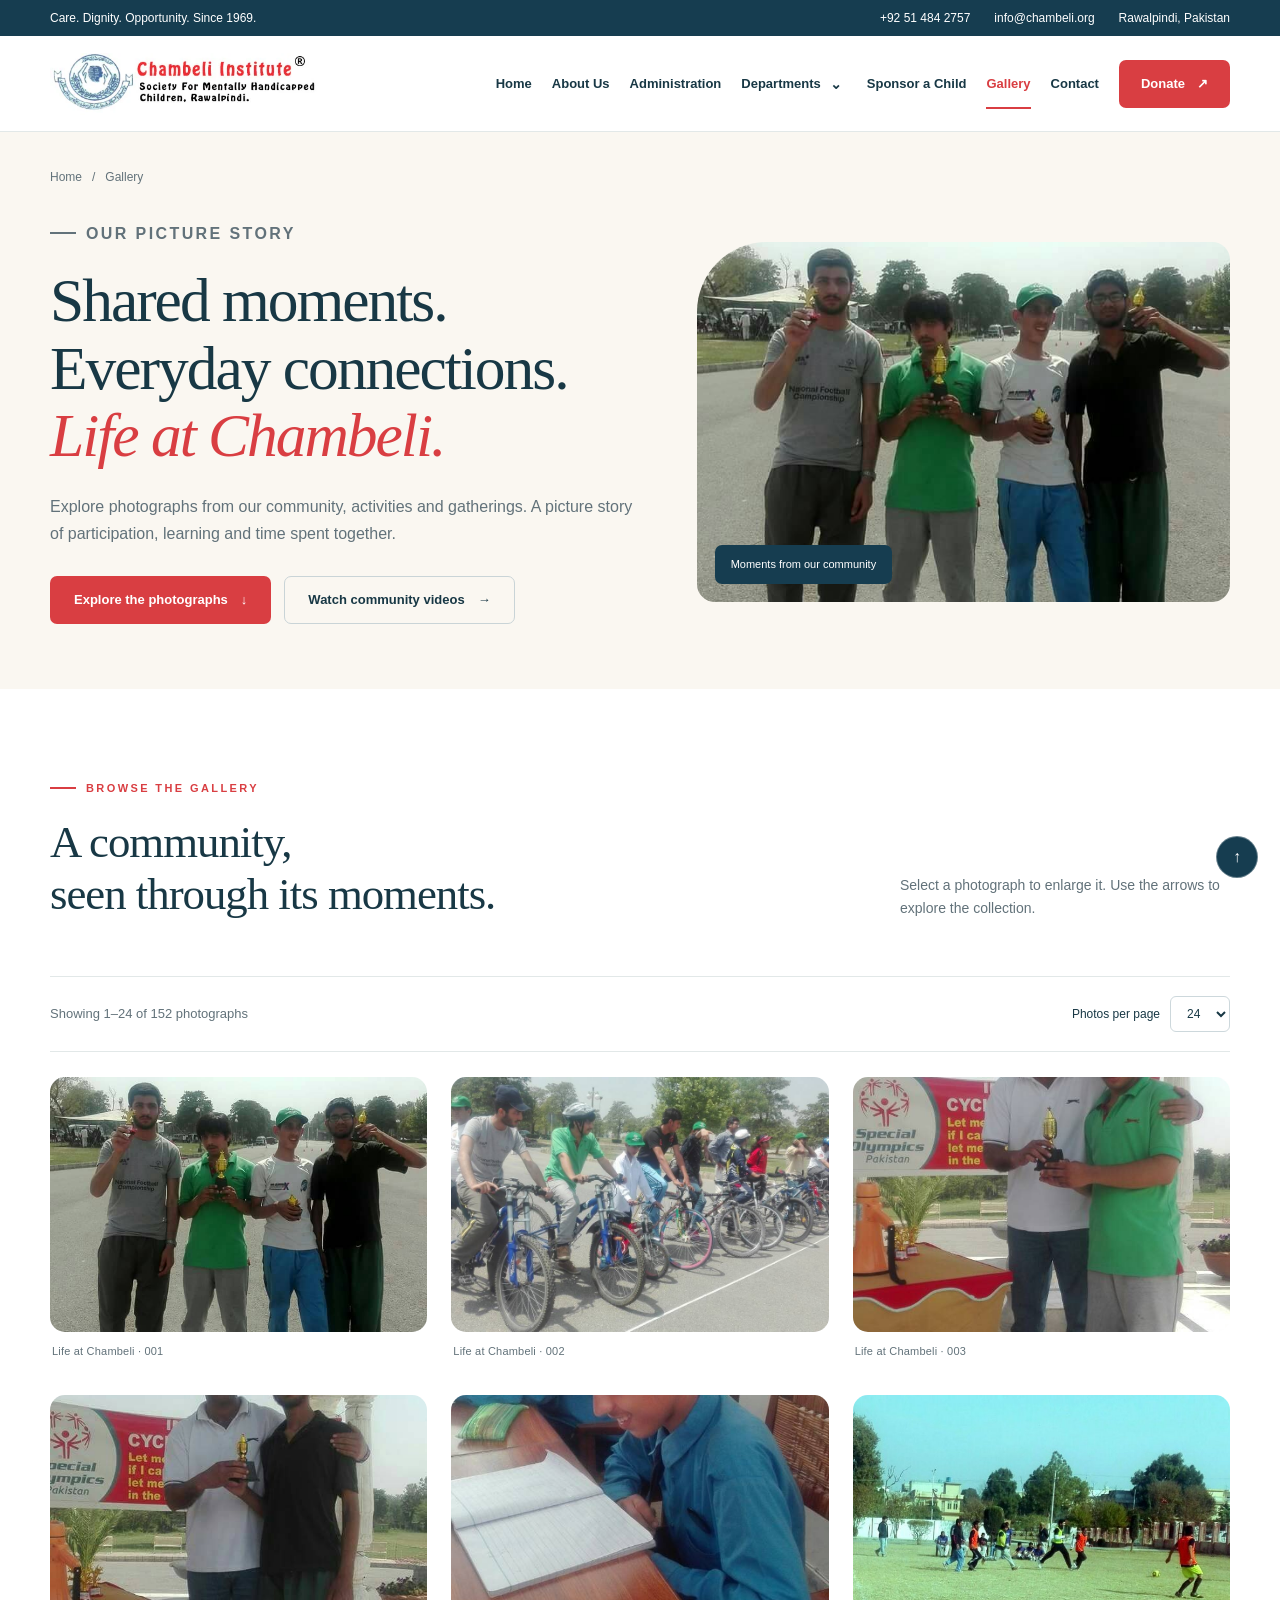
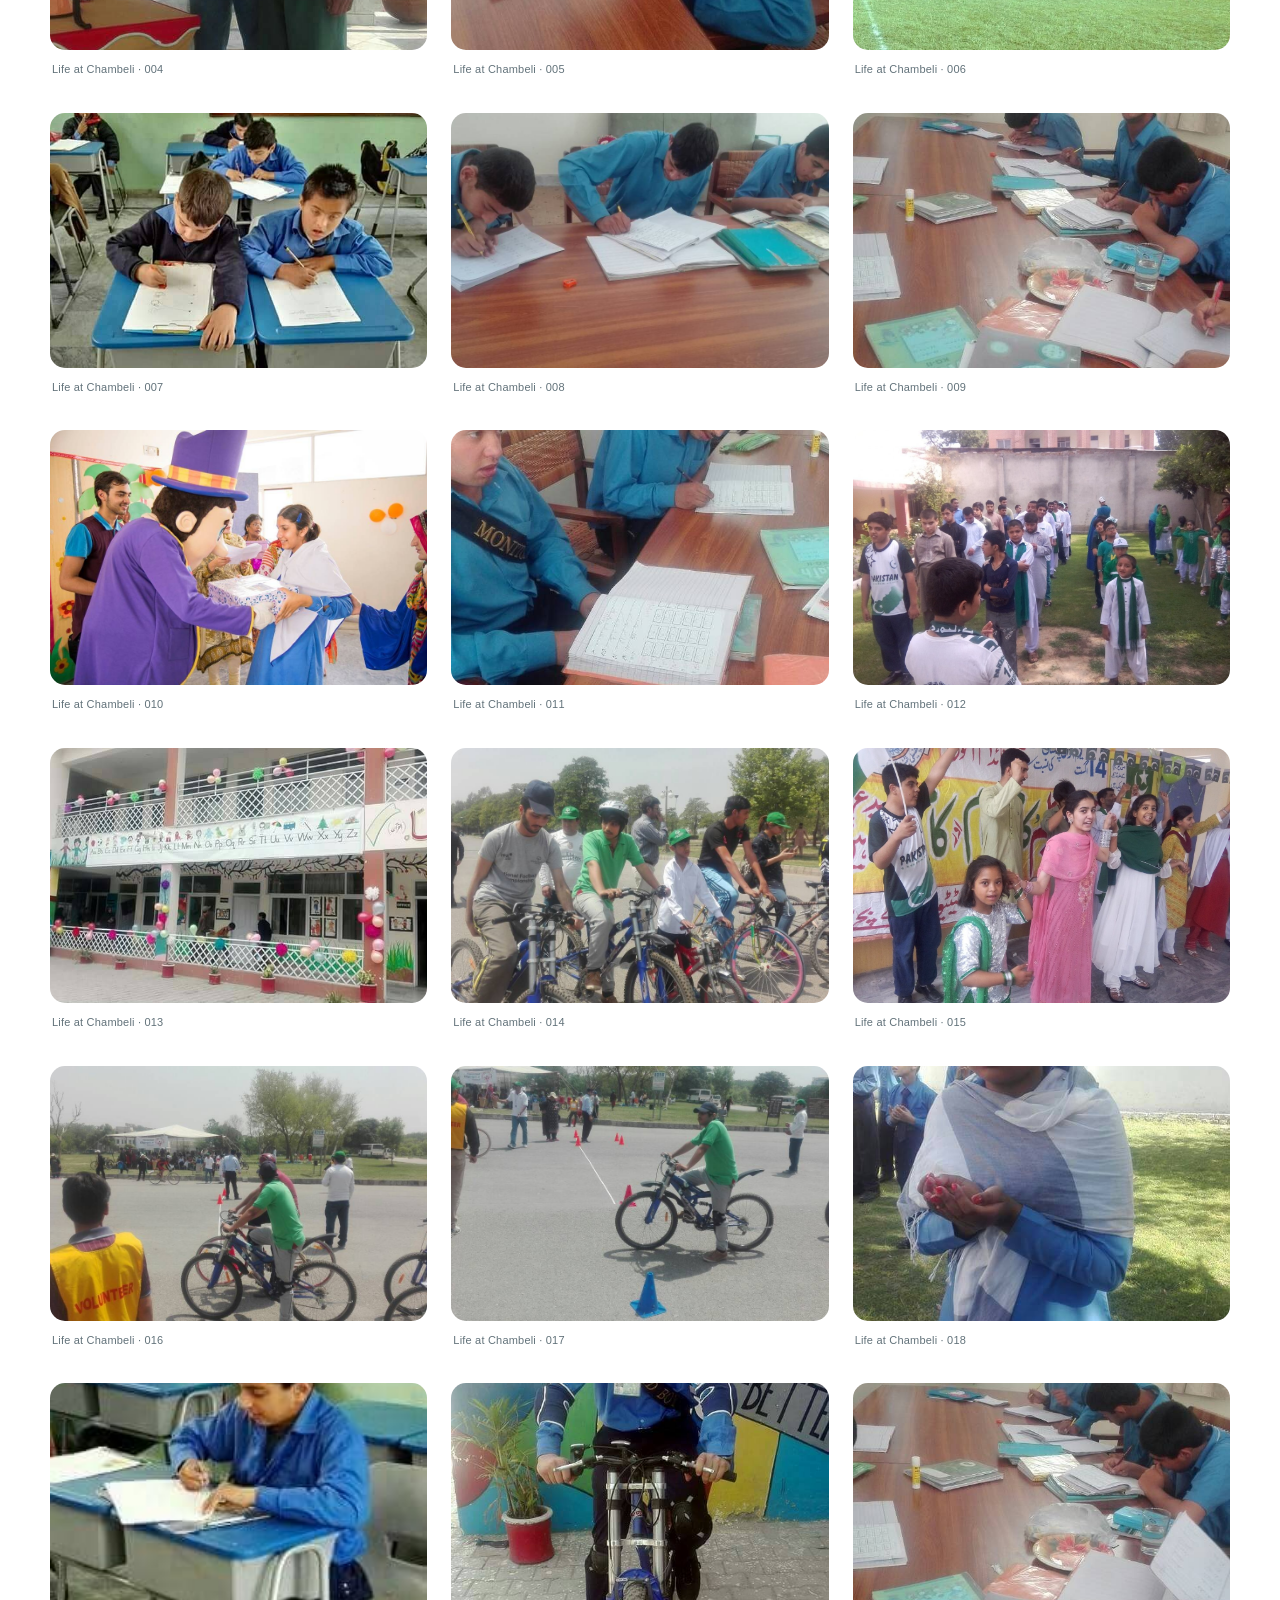
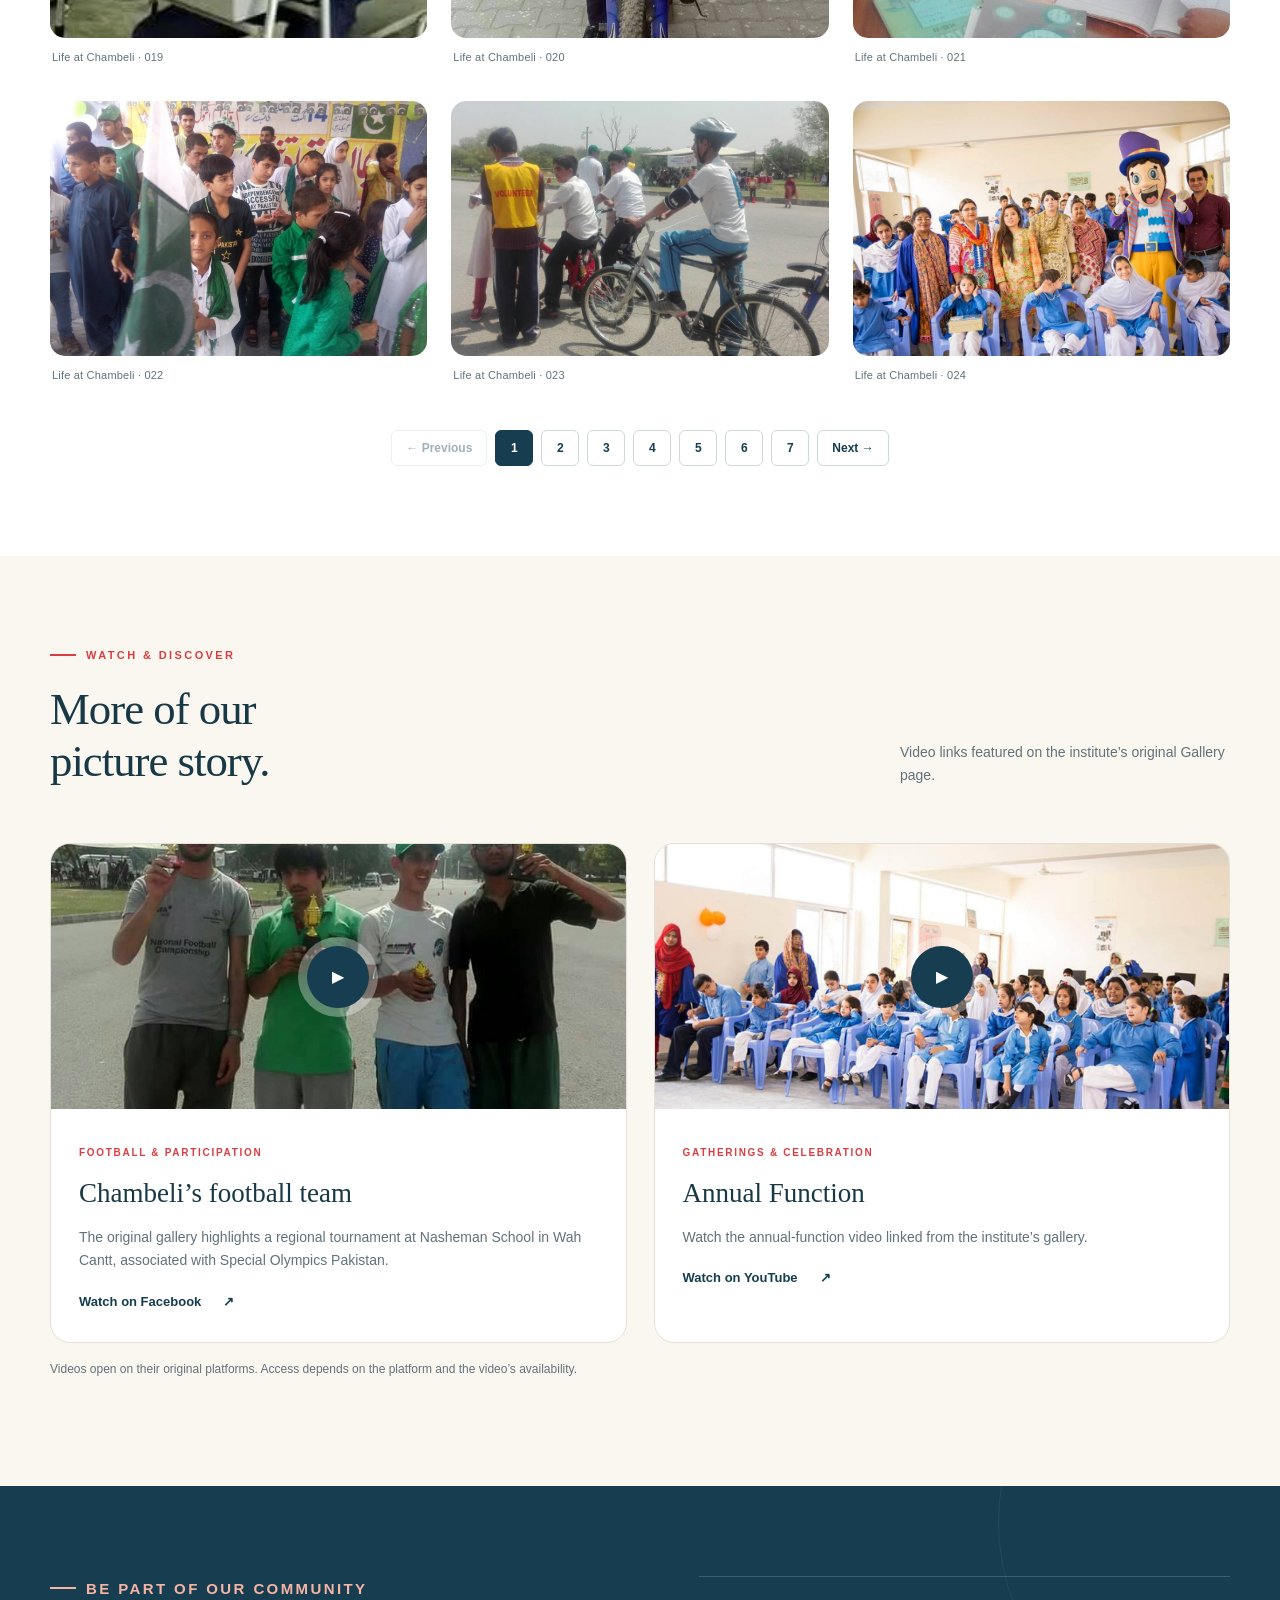
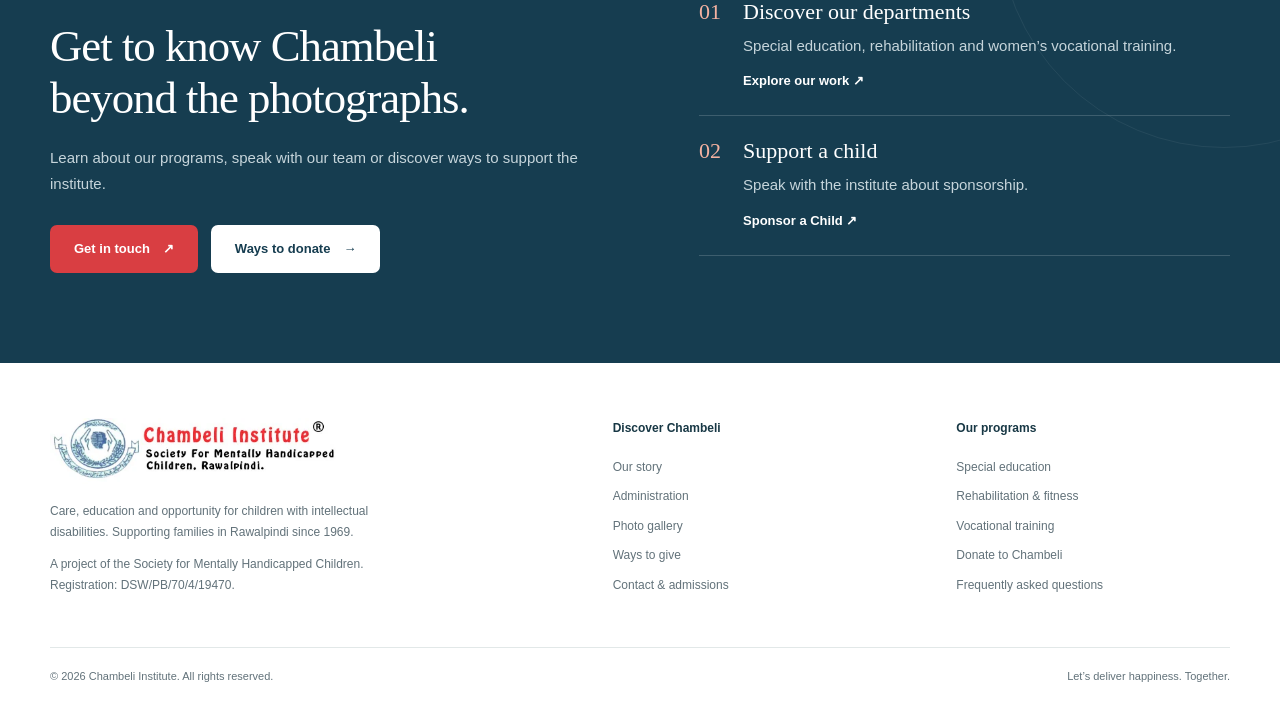
<file: gallery/index.html>
<!DOCTYPE html><html lang="en"><head><meta charset="UTF-8"><meta name="viewport" content="width=device-width, initial-scale=1"><title>Gallery | Chambeli Institute, Rawalpindi</title><meta name="description" content="Explore photographs and video links from Chambeli Institute’s community, activities and gatherings in Rawalpindi."><meta name="theme-color" content="#163d50"><style>
:root{--navy:#163d50;--ink:#183845;--muted:#62727a;--red:#d93e42;--cream:#faf7f1;--line:#e2e8e8;--white:#fff;--blue:#eaf3f5;--radius:22px}*{box-sizing:border-box}html{scroll-behavior:smooth;scroll-padding-top:112px}body{margin:0;color:var(--ink);background:white;font:16px/1.7 Arial,Helvetica,sans-serif}a{color:inherit;text-decoration:none}button{font:inherit}img{display:block;width:100%;height:auto}button,a{-webkit-tap-highlight-color:transparent}a:focus-visible,button:focus-visible,summary:focus-visible{outline:3px solid #d73e43;outline-offset:5px}.container{width:min(1180px,calc(100% - 48px));margin:auto}.skip{position:fixed;left:20px;top:-100px;z-index:100;background:white;padding:12px}.skip:focus{top:12px}.topbar{background:var(--navy);color:#fff;font-size:12px;padding:8px 0}.topbar .container{display:flex;justify-content:space-between;gap:20px}.toplinks{display:flex;gap:24px}.site-header{position:sticky;top:0;z-index:30;background:rgba(255,255,255,.97);border-bottom:1px solid var(--line)}.navrow{display:flex;align-items:center;justify-content:space-between;gap:26px;min-height:95px}.logo{width:290px;flex-shrink:0}.navigation{display:flex;align-items:center;gap:24px;font-size:13px;font-weight:700}.navigation>a:not(.btn){padding:12px 0}.navigation>a:hover{color:var(--red)}.btn{display:inline-flex;align-items:center;justify-content:center;gap:13px;padding:13px 23px;border:1px solid transparent;border-radius:7px;font-size:13px;font-weight:700;line-height:1.5;cursor:pointer;transition:transform .2s,background .2s}.btn:hover{transform:translateY(-2px)}.btn-red{background:var(--red);color:white}.btn-red:hover{background:#ba3036;color:white!important}.btn-dark{background:var(--navy);color:white}.btn-outline{border-color:#c9d4d7;background:transparent}.btn-white{background:white;color:var(--navy)}.menu-toggle{display:none;background:none;border:1px solid var(--line);border-radius:7px;padding:8px 12px;color:var(--navy)}.eyebrow{font-size:11px;font-weight:800;text-transform:uppercase;letter-spacing:2.4px;color:var(--red);display:flex;align-items:center;gap:10px;margin:0 0 20px}.eyebrow:before{content:"";width:26px;height:2px;background:currentColor}.hero{background:var(--cream);overflow:hidden;position:relative}.hero-grid{display:grid;grid-template-columns:1fr 1fr;gap:58px;align-items:center;padding:70px 0 76px}.hero h1{font:500 clamp(44px,5.1vw,70px)/1.08 Georgia,serif;letter-spacing:-2.5px;margin:0 0 25px}.hero h1 em{font-weight:400;color:var(--red)}.lead{font-size:17px;line-height:1.9;color:var(--muted);max-width:500px}.actions{display:flex;flex-wrap:wrap;gap:13px;margin-top:29px}.hero-note{display:flex;align-items:center;gap:11px;margin-top:28px;font-size:12px;color:var(--muted)}.dot{height:8px;width:8px;background:#438470;border-radius:100%}.hero-visual{position:relative;padding:0 0 30px 15px}.hero-photo{height:470px;object-fit:cover;border-radius:120px 18px 18px 18px;background:#dfe6e5}.photo-label{position:absolute;bottom:7px;left:-15px;background:white;padding:22px 26px;border-radius:12px;box-shadow:0 14px 40px #18384512;display:flex;align-items:center;gap:16px}.photo-label b{font:36px/1 Georgia,serif;color:var(--red)}.photo-label span{font-size:12px;line-height:1.6}.visual-tag{position:absolute;top:25px;right:-16px;border-radius:100px;background:var(--navy);color:white;font-size:11px;letter-spacing:1px;padding:11px 17px}.intro-strip{border-bottom:1px solid var(--line)}.strip-grid{display:grid;grid-template-columns:repeat(3,1fr);padding:28px 0}.strip-item{display:flex;align-items:center;justify-content:center;gap:16px;border-right:1px solid var(--line)}.strip-item:last-child{border:0}.strip-item b{display:block;font-size:14px}.strip-item small{color:var(--muted);font-size:12px}.symbol{font:26px Georgia,serif;color:var(--red)}section.section{padding:90px 0}.section-title{font:500 clamp(32px,3.5vw,46px)/1.16 Georgia,serif;letter-spacing:-1px;margin:0 0 20px}.section-heading{display:flex;align-items:end;justify-content:space-between;gap:50px;margin-bottom:35px}.section-heading>div{max-width:600px}.section-heading>p{max-width:330px;color:var(--muted);font-size:14px;margin:0 0 20px}.cards{display:grid;grid-template-columns:repeat(3,1fr);gap:22px}.card{padding:32px;border:1px solid var(--line);border-radius:var(--radius);transition:box-shadow .2s,transform .2s}.card:hover{transform:translateY(-5px);box-shadow:0 15px 30px #18384509}.card:nth-child(2){background:var(--blue);border-color:var(--blue)}.card:nth-child(3){background:#fcf3ed;border-color:#fcf3ed}.card-icon{width:49px;height:49px;border-radius:14px;background:#f8ebeb;color:var(--red);display:grid;place-items:center;margin-bottom:27px}.card-icon svg{width:26px;height:26px;fill:none;stroke:currentColor;stroke-width:1.5}.card h3{font:25px/1.25 Georgia,serif;margin:0 0 15px}.card p{font-size:14px;color:var(--muted)}.card ul{padding-left:18px;font-size:13px;color:var(--muted);margin:20px 0 26px}.text-link{display:inline-flex;gap:22px;align-items:center;font-size:13px;font-weight:700;color:var(--navy)}.text-link:hover{color:var(--red)}.about{background:var(--cream)}.about-grid{display:grid;grid-template-columns:1fr 1fr;gap:75px;align-items:center}.about-photo{height:450px;object-fit:cover;border-radius:var(--radius)}.caption{font-size:11px;color:var(--muted);margin-top:10px}.about-copy p{font-size:15px;color:var(--muted)}.values{display:grid;grid-template-columns:1fr 1fr;gap:18px;margin:27px 0}.value{border-top:1px solid #d9dfda;padding-top:16px;font-size:13px}.value b{display:block;margin-bottom:5px}.value span{color:var(--muted);font-size:12px}.activities{display:grid;grid-template-columns:1.25fr 1fr;gap:23px}.activity{position:relative;overflow:hidden;border-radius:var(--radius);background:var(--navy)}.activity img{height:340px;object-fit:cover;transition:transform .4s}.activity:hover img{transform:scale(1.035)}.activity:after{content:"";position:absolute;inset:35% 0 0;background:linear-gradient(transparent,#102e40df)}.activity-copy{position:absolute;bottom:26px;left:28px;right:28px;color:#fff;z-index:1}.activity-copy small{text-transform:uppercase;letter-spacing:2px;font-size:10px}.activity-copy h3{font:28px/1.2 Georgia,serif;margin:9px 0}.support{background:var(--navy);color:#fff;position:relative;overflow:hidden}.support:before{content:"";position:absolute;width:450px;height:450px;border:1px solid #ffffff10;border-radius:100%;right:-170px;top:-190px;pointer-events:none}.support-grid{display:grid;grid-template-columns:1.1fr 1fr;gap:80px;align-items:start}.support .eyebrow{color:#f6b5a4}.support p{color:#c6d5db;font-size:15px}.support-options{border-top:1px solid #ffffff2b}.support-option{display:flex;gap:22px;padding:22px 0;border-bottom:1px solid #ffffff2b}.support-option>span{color:#f5b2a1;font:22px Georgia,serif}.support-option h3{font:22px Georgia,serif;margin:0 0 8px}.support-option p{font-size:13px;margin:0}.faq-grid{display:grid;grid-template-columns:.8fr 1.2fr;gap:80px}.faq-grid p{color:var(--muted);font-size:14px}details{border-bottom:1px solid var(--line);padding:19px 0}summary{font-size:15px;font-weight:700;cursor:pointer;list-style:none;padding-right:30px;position:relative}summary::-webkit-details-marker{display:none}summary:after{content:"+";position:absolute;right:4px;font-size:22px;top:-6px;color:var(--red)}details[open] summary:after{content:"−"}details p{margin-bottom:0}.contact-box{background:var(--cream);border:1px solid #ece7df;border-radius:var(--radius);padding:45px;display:grid;grid-template-columns:1.1fr 1fr;gap:50px}.contact-box p{color:var(--muted);font-size:14px}.contact-details{display:grid;gap:17px;align-content:center}.contact-details a,.contact-details address{font-style:normal;font-size:14px}.contact-details small{display:block;color:var(--muted);font-size:10px;text-transform:uppercase;letter-spacing:1.5px;margin-bottom:3px}.footer{padding:55px 0 0}.footer-grid{display:grid;grid-template-columns:1.8fr 1fr 1fr;gap:70px;padding-bottom:40px}.footer-logo{width:290px;max-width:100%;margin-bottom:17px}.footer p{font-size:12px;color:var(--muted);max-width:350px}.footer h3{font-size:12px;margin:0 0 19px}.footer-links{display:grid;gap:9px;font-size:12px;color:var(--muted)}.footer-links a:hover{color:var(--red)}.footer-bottom{border-top:1px solid var(--line);padding:19px 0;display:flex;justify-content:space-between;gap:20px;color:var(--muted);font-size:11px}.back-top{position:fixed;bottom:22px;right:22px;background:var(--navy);color:white;border:1px solid #fff5;width:42px;height:42px;border-radius:50%;display:grid;place-items:center;z-index:10}.contact-section{padding:0 0 35px}.muted{color:var(--muted)}
@media(min-width:1500px){.hero-grid{padding:90px 0}.hero-photo{height:510px}}@media(max-width:1050px){.logo{width:240px}.navigation{gap:15px;font-size:12px}.navigation .btn{padding:11px 15px}.hero-grid{gap:30px}.hero-photo{height:440px}.about-grid,.support-grid{gap:40px}.card{padding:25px}.faq-grid{gap:40px}}
@media(max-width:820px){.topbar .container>span{display:none}.toplinks{width:100%;justify-content:space-between}.navrow{min-height:82px}.logo{width:255px;max-width:calc(100% - 90px)}.menu-toggle{display:block}.navigation{display:none;position:absolute;top:100%;left:0;right:0;background:#fff;padding:20px 24px;box-shadow:0 12px 18px #18384512;align-items:stretch;gap:4px}.navigation.open{display:flex;flex-direction:column}.navigation .btn{margin-top:8px}.hero-grid{grid-template-columns:1fr;padding:48px 0 45px;gap:36px}.hero h1{max-width:650px;font-size:58px}.lead{max-width:620px}.hero-visual{padding-left:12px;max-width:650px;width:100%}.hero-photo{height:390px;border-radius:75px 18px 18px 18px}.photo-label{left:0}.visual-tag{right:-8px}.section-heading{display:block}.section-heading>p{max-width:600px}.cards{grid-template-columns:1fr}.card{padding:30px}.card ul{display:flex;flex-wrap:wrap;column-gap:35px}.about-grid,.support-grid,.faq-grid{grid-template-columns:1fr;gap:32px}.about-photo{height:380px}.activities{grid-template-columns:1fr 1fr}.activity img{height:300px}.activity-copy{left:20px}.activity-copy h3{font-size:24px}.contact-box{grid-template-columns:1fr;gap:20px}.footer-grid{gap:25px;grid-template-columns:1.5fr 1fr 1fr}.strip-item{gap:9px}.strip-item b{font-size:12px}.strip-item small{font-size:10px}.symbol{font-size:22px}section.section{padding:65px 0}}
@media(max-width:520px){.container{width:calc(100% - 36px)}.topbar{font-size:10px}.toplinks{gap:10px}.hero h1{font-size:47px;letter-spacing:-1.7px}.hero .lead{font-size:15px}.hero-photo{height:310px}.photo-label{padding:16px 20px}.photo-label b{font-size:30px}.visual-tag{font-size:9px}.strip-grid{grid-template-columns:1fr;padding:7px 0}.strip-item{justify-content:start;padding:13px 4px;border-right:0;border-bottom:1px solid var(--line);gap:18px}.strip-item b{font-size:13px}.strip-item small{font-size:11px}.section-title{font-size:35px}.eyebrow{font-size:10px;letter-spacing:1.8px}.activities{grid-template-columns:1fr}.activity img{height:310px}.about-photo{height:310px}.values{gap:14px}.contact-box{padding:28px}.footer-grid{grid-template-columns:1fr 1fr}.footer-brand{grid-column:1/-1}.footer-bottom{flex-direction:column;gap:5px}.btn{padding:13px 18px}.back-top{width:36px;height:36px;right:14px;bottom:14px}}
@media(prefers-reduced-motion:reduce){html{scroll-behavior:auto}*,*:before,*:after{transition:none!important}}

.breadcrumb{display:flex;gap:10px;color:var(--muted);font-size:12px;margin-bottom:32px}.gallery-hero{background:var(--cream);padding:35px 0 65px}.gallery-hero-grid{display:grid;grid-template-columns:1.1fr 1fr;gap:60px;align-items:center}.gallery-hero h1{font:500 clamp(43px,4.8vw,64px)/1.1 Georgia,serif;letter-spacing:-2px;margin:0 0 23px}.gallery-hero h1 em{font-weight:400;color:var(--red)}.gallery-hero p{font-size:16px;color:var(--muted)}.gallery-featured{margin:0;position:relative}.gallery-featured img{height:360px;object-fit:cover;border-radius:70px 18px 18px 18px}.gallery-featured figcaption{position:absolute;bottom:18px;left:18px;background:var(--navy);color:#fff;font-size:11px;padding:10px 16px;border-radius:7px}.gallery-toolbar{display:flex;justify-content:space-between;align-items:center;gap:20px;border-top:1px solid var(--line);border-bottom:1px solid var(--line);padding:19px 0;margin:25px 0}.gallery-toolbar p{font-size:13px;color:var(--muted);margin:0}.page-size{display:flex;align-items:center;gap:10px;font-size:12px}.page-size select{padding:9px 12px;border:1px solid #cdd8dc;border-radius:6px;background:white;color:var(--ink);font:inherit}.photo-grid{display:grid;grid-template-columns:repeat(3,minmax(0,1fr));gap:24px}.gallery-photo{margin:0;min-width:0}.gallery-photo[hidden],.gallery-controls[hidden]{display:none!important}.gallery-photo a{display:block;border-radius:15px;overflow:hidden;background:var(--cream);position:relative}.gallery-photo img{height:255px;width:100%;object-fit:cover;transition:transform .3s}.gallery-photo a:after{content:'↗';position:absolute;right:13px;bottom:13px;background:#ffffffeb;color:var(--navy);border-radius:50%;width:32px;height:32px;display:grid;place-items:center;font-size:18px;opacity:0;transition:opacity .2s}.gallery-photo a:hover:after,.gallery-photo a:focus-visible:after{opacity:1}.gallery-photo a:hover img{transform:scale(1.035)}.gallery-photo figcaption{font-size:11px;color:var(--muted);padding:10px 2px;letter-spacing:.2px}.gallery-pagination{display:flex;justify-content:center;align-items:center;gap:8px;flex-wrap:wrap;padding-top:35px}.gallery-pagination button{border:1px solid #ced8dc;border-radius:6px;background:white;padding:10px 14px;font:700 12px Arial,sans-serif;color:var(--navy);cursor:pointer;min-width:38px}.gallery-pagination button[aria-current]{background:var(--navy);border-color:var(--navy);color:white}.gallery-pagination button:disabled{opacity:.4;cursor:default}.gallery-loading-note{font-size:12px;color:var(--muted);margin:16px 0}.video-section{background:var(--cream)}.video-grid{display:grid;grid-template-columns:1fr 1fr;gap:27px}.video-card{border-radius:20px;background:white;border:1px solid #e4dfd7;overflow:hidden}.video-visual{display:block;position:relative}.video-visual img{height:265px;object-fit:cover}.video-visual:after{content:'▶';position:absolute;top:50%;left:50%;transform:translate(-50%,-50%);width:62px;height:62px;border-radius:50%;display:grid;place-items:center;background:var(--navy);color:#fff;box-shadow:0 0 0 9px #ffffff55}.video-copy{padding:28px}.video-copy small{font-size:10px;letter-spacing:1.7px;text-transform:uppercase;color:var(--red);font-weight:bold}.video-copy h3{font:27px/1.3 Georgia,serif;margin:12px 0}.video-copy p{font-size:14px;color:var(--muted)}.gallery-support{display:grid;grid-template-columns:1.1fr 1fr;gap:65px;align-items:start}.gallery-support p{font-size:15px;color:#c6d5db}.gallery-modal{border:0;border-radius:15px;padding:0;background:#112d3b;color:white;width:min(1100px,calc(100% - 32px));max-width:none;max-height:calc(100dvh - 30px);overflow:auto}.gallery-modal::backdrop{background:#081923ed}.lightbox-toolbar{display:flex;justify-content:space-between;align-items:center;gap:15px;padding:12px 18px;font-size:12px}.lightbox-close,.lightbox-arrow{border:1px solid #ffffff40;color:white;background:#ffffff09;border-radius:7px;font:inherit;cursor:pointer;padding:8px 13px}.lightbox-view{position:relative;display:flex;justify-content:center;align-items:center;background:#091e29;min-height:200px}.lightbox-view img{width:100%;height:min(70dvh,760px);object-fit:contain}.lightbox-arrow{position:absolute;top:50%;transform:translateY(-50%);background:#112d3be6;font-size:24px;z-index:1}.lightbox-prev{left:12px}.lightbox-next{right:12px}.lightbox-caption{display:flex;justify-content:space-between;gap:15px;align-items:center;padding:15px 18px;font-size:12px;color:#d0dce1}.lightbox-caption a{text-decoration:underline}.gallery-modal button:focus-visible{outline:3px solid #f6b5a4;outline-offset:3px}body.gallery-modal-open{overflow:hidden}
@media(max-width:1000px){.gallery-hero-grid{gap:30px}.gallery-photo img{height:220px}}@media(max-width:820px){.gallery-hero-grid,.gallery-support{grid-template-columns:1fr;gap:28px}.photo-grid{grid-template-columns:1fr 1fr;gap:18px}.gallery-hero img{height:350px}.gallery-photo img{height:245px}.video-visual img{height:220px}}@media(max-width:520px){.gallery-hero{padding-bottom:42px}.gallery-hero h1{font-size:43px;letter-spacing:-1px}.gallery-hero img{height:280px}.photo-grid{gap:15px;grid-template-columns:1fr 1fr}.gallery-photo img{height:165px}.gallery-photo figcaption{font-size:10px}.gallery-toolbar{align-items:start;flex-direction:column;gap:12px}.video-grid{grid-template-columns:1fr}.video-visual img{height:235px}.gallery-pagination{gap:6px}.gallery-pagination button{padding:9px 10px}.gallery-modal{width:calc(100% - 16px)}.lightbox-view img{height:65dvh}.lightbox-caption{font-size:11px;flex-wrap:wrap}.lightbox-arrow{padding:7px 10px}}
</style><link rel="stylesheet" href="/assets/site-navigation.css"><script src="/assets/site-navigation.js" defer></script></head><body id="top"><a class="skip" href="#main">Skip to content</a>
<div class="topbar"><div class="container"><span>Care. Dignity. Opportunity. Since 1969.</span><div class="toplinks"><a href="tel:+92514842757">+92 51 484 2757</a><a href="mailto:info@chambeli.org">info@chambeli.org</a><span>Rawalpindi, Pakistan</span></div></div></div>
<header class="site-header ch-header"><div class="container ch-navrow"><a class="ch-brand" href="/" aria-label="Chambeli Institute home"><img src="/assets/logo-new.webp" width="430" height="99" alt="Chambeli Institute — Society for Mentally Handicapped Children, Rawalpindi"></a><button class="ch-menu-button" type="button" aria-expanded="false" aria-controls="site-navigation">Menu <span aria-hidden="true">☰</span></button><nav class="ch-nav" id="site-navigation" aria-label="Main navigation"><a href="/">Home</a><a href="/about-foundation/">About Us</a><a href="/administration/">Administration</a><div class="ch-department"><div class="ch-department-row"><a class="ch-dept-link" href="/departments/">Departments</a><button class="ch-dropdown-button" type="button" aria-label="Show department pages" aria-expanded="true" aria-controls="department-dropdown"><span aria-hidden="true">⌄</span></button></div><div class="ch-dropdown" id="department-dropdown"><a href="/school/">School for Special Kids</a><a href="/rehabilitation-and-fitness-center/">Rehabilitation &amp; Fitness Center</a><a href="/female-vocational-training-center/">Female Vocational Training</a></div></div><a href="/gallery/" aria-current="page">Gallery</a><a href="/contact/">Contact</a><a class="ch-donate" href="/donate-us/">Donate <span aria-hidden="true">↗</span></a></nav></div></header><main id="main"><section class="gallery-hero"><div class="container"><nav class="breadcrumb" aria-label="Breadcrumb"><a href="/">Home</a><span aria-hidden="true">/</span><span aria-current="page">Gallery</span></nav><div class="gallery-hero-grid"><div><p class="eyebrow">Our picture story</p><h1>Shared moments.<br>Everyday connections.<br><em>Life at Chambeli.</em></h1><p>Explore photographs from our community, activities and gatherings. A picture story of participation, learning and time spent together.</p><div class="actions"><a class="btn btn-red" href="#photographs">Explore the photographs <span aria-hidden="true">↓</span></a><a class="btn btn-outline" href="#videos">Watch community videos <span aria-hidden="true">→</span></a></div></div><figure class="gallery-featured"><img src="/assets/gallery/set-01/photo-001.jpg" width="720" height="504" fetchpriority="high" alt="A group holding trophies in a photograph from Chambeli’s gallery"><figcaption>Moments from our community</figcaption></figure></div></div></section>
<section class="section" id="photographs"><div class="container"><div class="section-heading"><div><p class="eyebrow">Browse the gallery</p><h2 class="section-title">A community,<br>seen through its moments.</h2></div><p>Select a photograph to enlarge it. Use the arrows to explore the collection.</p></div><div class="gallery-toolbar"><p id="gallery-status" role="status" aria-live="polite">152 photographs in the collection</p><div class="page-size gallery-controls" hidden><label for="photos-per-page">Photos per page</label><select id="photos-per-page"><option value="24">24</option><option value="48">48</option><option value="96">96</option></select></div></div><div class="photo-grid" id="photo-grid"><figure class="gallery-photo" data-photo="0"><a href="/assets/gallery/set-01/photo-001.jpg" data-index="0" aria-label="Enlarge gallery photograph 1"><img src="/assets/gallery/set-01/photo-001.jpg" width="720" height="504" loading="lazy" decoding="async" alt="Chambeli Institute gallery photograph 1"></a><figcaption>Life at Chambeli · 001</figcaption></figure><figure class="gallery-photo" data-photo="1"><a href="/assets/gallery/set-01/photo-002.jpg" data-index="1" aria-label="Enlarge gallery photograph 2"><img src="/assets/gallery/set-01/photo-002.jpg" width="1040" height="584" loading="lazy" decoding="async" alt="Chambeli Institute gallery photograph 2"></a><figcaption>Life at Chambeli · 002</figcaption></figure><figure class="gallery-photo" data-photo="2"><a href="/assets/gallery/set-01/photo-003.jpg" data-index="2" aria-label="Enlarge gallery photograph 3"><img src="/assets/gallery/set-01/photo-003.jpg" width="584" height="1040" loading="lazy" decoding="async" alt="Chambeli Institute gallery photograph 3"></a><figcaption>Life at Chambeli · 003</figcaption></figure><figure class="gallery-photo" data-photo="3"><a href="/assets/gallery/set-01/photo-004.jpg" data-index="3" aria-label="Enlarge gallery photograph 4"><img src="/assets/gallery/set-01/photo-004.jpg" width="539" height="960" loading="lazy" decoding="async" alt="Chambeli Institute gallery photograph 4"></a><figcaption>Life at Chambeli · 004</figcaption></figure><figure class="gallery-photo" data-photo="4"><a href="/assets/gallery/set-01/photo-005.jpg" data-index="4" aria-label="Enlarge gallery photograph 5"><img src="/assets/gallery/set-01/photo-005.jpg" width="584" height="1040" loading="lazy" decoding="async" alt="Chambeli Institute gallery photograph 5"></a><figcaption>Life at Chambeli · 005</figcaption></figure><figure class="gallery-photo" data-photo="5"><a href="/assets/gallery/set-01/photo-006.jpg" data-index="5" aria-label="Enlarge gallery photograph 6"><img src="/assets/gallery/set-01/photo-006.jpg" width="1200" height="493" loading="lazy" decoding="async" alt="Chambeli Institute gallery photograph 6"></a><figcaption>Life at Chambeli · 006</figcaption></figure><figure class="gallery-photo" data-photo="6"><a href="/assets/gallery/set-01/photo-007.jpg" data-index="6" aria-label="Enlarge gallery photograph 7"><img src="/assets/gallery/set-01/photo-007.jpg" width="720" height="404" loading="lazy" decoding="async" alt="Chambeli Institute gallery photograph 7"></a><figcaption>Life at Chambeli · 007</figcaption></figure><figure class="gallery-photo" data-photo="7"><a href="/assets/gallery/set-01/photo-008.jpg" data-index="7" aria-label="Enlarge gallery photograph 8"><img src="/assets/gallery/set-01/photo-008.jpg" width="1040" height="584" loading="lazy" decoding="async" alt="Chambeli Institute gallery photograph 8"></a><figcaption>Life at Chambeli · 008</figcaption></figure><figure class="gallery-photo" data-photo="8"><a href="/assets/gallery/set-01/photo-009.jpg" data-index="8" aria-label="Enlarge gallery photograph 9"><img src="/assets/gallery/set-01/photo-009.jpg" width="584" height="1040" loading="lazy" decoding="async" alt="Chambeli Institute gallery photograph 9"></a><figcaption>Life at Chambeli · 009</figcaption></figure><figure class="gallery-photo" data-photo="9"><a href="/assets/gallery/set-01/photo-010.jpg" data-index="9" aria-label="Enlarge gallery photograph 10"><img src="/assets/gallery/set-01/photo-010.jpg" width="960" height="640" loading="lazy" decoding="async" alt="Chambeli Institute gallery photograph 10"></a><figcaption>Life at Chambeli · 010</figcaption></figure><figure class="gallery-photo" data-photo="10"><a href="/assets/gallery/set-01/photo-011.jpg" data-index="10" aria-label="Enlarge gallery photograph 11"><img src="/assets/gallery/set-01/photo-011.jpg" width="584" height="1040" loading="lazy" decoding="async" alt="Chambeli Institute gallery photograph 11"></a><figcaption>Life at Chambeli · 011</figcaption></figure><figure class="gallery-photo" data-photo="11"><a href="/assets/gallery/set-01/photo-012.jpg" data-index="11" aria-label="Enlarge gallery photograph 12"><img src="/assets/gallery/set-01/photo-012.jpg" width="1200" height="900" loading="lazy" decoding="async" alt="Chambeli Institute gallery photograph 12"></a><figcaption>Life at Chambeli · 012</figcaption></figure><figure class="gallery-photo" data-photo="12"><a href="/assets/gallery/set-01/photo-013.jpg" data-index="12" aria-label="Enlarge gallery photograph 13"><img src="/assets/gallery/set-01/photo-013.jpg" width="720" height="404" loading="lazy" decoding="async" alt="Chambeli Institute gallery photograph 13"></a><figcaption>Life at Chambeli · 013</figcaption></figure><figure class="gallery-photo" data-photo="13"><a href="/assets/gallery/set-01/photo-014.jpg" data-index="13" aria-label="Enlarge gallery photograph 14"><img src="/assets/gallery/set-01/photo-014.jpg" width="1040" height="584" loading="lazy" decoding="async" alt="Chambeli Institute gallery photograph 14"></a><figcaption>Life at Chambeli · 014</figcaption></figure><figure class="gallery-photo" data-photo="14"><a href="/assets/gallery/set-01/photo-015.jpg" data-index="14" aria-label="Enlarge gallery photograph 15"><img src="/assets/gallery/set-01/photo-015.jpg" width="1200" height="900" loading="lazy" decoding="async" alt="Chambeli Institute gallery photograph 15"></a><figcaption>Life at Chambeli · 015</figcaption></figure><figure class="gallery-photo" data-photo="15"><a href="/assets/gallery/set-01/photo-016.jpg" data-index="15" aria-label="Enlarge gallery photograph 16"><img src="/assets/gallery/set-01/photo-016.jpg" width="1040" height="584" loading="lazy" decoding="async" alt="Chambeli Institute gallery photograph 16"></a><figcaption>Life at Chambeli · 016</figcaption></figure><figure class="gallery-photo" data-photo="16"><a href="/assets/gallery/set-01/photo-017.jpg" data-index="16" aria-label="Enlarge gallery photograph 17"><img src="/assets/gallery/set-01/photo-017.jpg" width="1040" height="584" loading="lazy" decoding="async" alt="Chambeli Institute gallery photograph 17"></a><figcaption>Life at Chambeli · 017</figcaption></figure><figure class="gallery-photo" data-photo="17"><a href="/assets/gallery/set-01/photo-018.jpg" data-index="17" aria-label="Enlarge gallery photograph 18"><img src="/assets/gallery/set-01/photo-018.jpg" width="539" height="960" loading="lazy" decoding="async" alt="Chambeli Institute gallery photograph 18"></a><figcaption>Life at Chambeli · 018</figcaption></figure><figure class="gallery-photo" data-photo="18"><a href="/assets/gallery/set-01/photo-019.jpg" data-index="18" aria-label="Enlarge gallery photograph 19"><img src="/assets/gallery/set-01/photo-019.jpg" width="251" height="389" loading="lazy" decoding="async" alt="Chambeli Institute gallery photograph 19"></a><figcaption>Life at Chambeli · 019</figcaption></figure><figure class="gallery-photo" data-photo="19"><a href="/assets/gallery/set-01/photo-020.jpg" data-index="19" aria-label="Enlarge gallery photograph 20"><img src="/assets/gallery/set-01/photo-020.jpg" width="539" height="960" loading="lazy" decoding="async" alt="Chambeli Institute gallery photograph 20"></a><figcaption>Life at Chambeli · 020</figcaption></figure><figure class="gallery-photo" data-photo="20"><a href="/assets/gallery/set-01/photo-021.jpg" data-index="20" aria-label="Enlarge gallery photograph 21"><img src="/assets/gallery/set-01/photo-021.jpg" width="584" height="1040" loading="lazy" decoding="async" alt="Chambeli Institute gallery photograph 21"></a><figcaption>Life at Chambeli · 021</figcaption></figure><figure class="gallery-photo" data-photo="21"><a href="/assets/gallery/set-01/photo-022.jpg" data-index="21" aria-label="Enlarge gallery photograph 22"><img src="/assets/gallery/set-01/photo-022.jpg" width="1200" height="900" loading="lazy" decoding="async" alt="Chambeli Institute gallery photograph 22"></a><figcaption>Life at Chambeli · 022</figcaption></figure><figure class="gallery-photo" data-photo="22"><a href="/assets/gallery/set-01/photo-023.jpg" data-index="22" aria-label="Enlarge gallery photograph 23"><img src="/assets/gallery/set-01/photo-023.jpg" width="1040" height="584" loading="lazy" decoding="async" alt="Chambeli Institute gallery photograph 23"></a><figcaption>Life at Chambeli · 023</figcaption></figure><figure class="gallery-photo" data-photo="23"><a href="/assets/gallery/set-01/photo-024.jpg" data-index="23" aria-label="Enlarge gallery photograph 24"><img src="/assets/gallery/set-01/photo-024.jpg" width="960" height="640" loading="lazy" decoding="async" alt="Chambeli Institute gallery photograph 24"></a><figcaption>Life at Chambeli · 024</figcaption></figure><figure class="gallery-photo" data-photo="24"><a href="/assets/gallery/set-01/photo-025.jpg" data-index="24" aria-label="Enlarge gallery photograph 25"><img src="/assets/gallery/set-01/photo-025.jpg" width="720" height="404" loading="lazy" decoding="async" alt="Chambeli Institute gallery photograph 25"></a><figcaption>Life at Chambeli · 025</figcaption></figure><figure class="gallery-photo" data-photo="25"><a href="/assets/gallery/set-01/photo-026.jpg" data-index="25" aria-label="Enlarge gallery photograph 26"><img src="/assets/gallery/set-01/photo-026.jpg" width="584" height="1040" loading="lazy" decoding="async" alt="Chambeli Institute gallery photograph 26"></a><figcaption>Life at Chambeli · 026</figcaption></figure><figure class="gallery-photo" data-photo="26"><a href="/assets/gallery/set-01/photo-027.jpg" data-index="26" aria-label="Enlarge gallery photograph 27"><img src="/assets/gallery/set-01/photo-027.jpg" width="1040" height="584" loading="lazy" decoding="async" alt="Chambeli Institute gallery photograph 27"></a><figcaption>Life at Chambeli · 027</figcaption></figure><figure class="gallery-photo" data-photo="27"><a href="/assets/gallery/set-01/photo-028.jpg" data-index="27" aria-label="Enlarge gallery photograph 28"><img src="/assets/gallery/set-01/photo-028.jpg" width="960" height="640" loading="lazy" decoding="async" alt="Chambeli Institute gallery photograph 28"></a><figcaption>Life at Chambeli · 028</figcaption></figure><figure class="gallery-photo" data-photo="28"><a href="/assets/gallery/set-01/photo-029.jpg" data-index="28" aria-label="Enlarge gallery photograph 29"><img src="/assets/gallery/set-01/photo-029.jpg" width="539" height="960" loading="lazy" decoding="async" alt="Chambeli Institute gallery photograph 29"></a><figcaption>Life at Chambeli · 029</figcaption></figure><figure class="gallery-photo" data-photo="29"><a href="/assets/gallery/set-01/photo-030.jpg" data-index="29" aria-label="Enlarge gallery photograph 30"><img src="/assets/gallery/set-01/photo-030.jpg" width="577" height="960" loading="lazy" decoding="async" alt="Chambeli Institute gallery photograph 30"></a><figcaption>Life at Chambeli · 030</figcaption></figure><figure class="gallery-photo" data-photo="30"><a href="/assets/gallery/set-01/photo-031.jpg" data-index="30" aria-label="Enlarge gallery photograph 31"><img src="/assets/gallery/set-01/photo-031.jpg" width="1040" height="584" loading="lazy" decoding="async" alt="Chambeli Institute gallery photograph 31"></a><figcaption>Life at Chambeli · 031</figcaption></figure><figure class="gallery-photo" data-photo="31"><a href="/assets/gallery/set-01/photo-032.jpg" data-index="31" aria-label="Enlarge gallery photograph 32"><img src="/assets/gallery/set-01/photo-032.jpg" width="1200" height="900" loading="lazy" decoding="async" alt="Chambeli Institute gallery photograph 32"></a><figcaption>Life at Chambeli · 032</figcaption></figure><figure class="gallery-photo" data-photo="32"><a href="/assets/gallery/set-01/photo-033.jpg" data-index="32" aria-label="Enlarge gallery photograph 33"><img src="/assets/gallery/set-01/photo-033.jpg" width="539" height="960" loading="lazy" decoding="async" alt="Chambeli Institute gallery photograph 33"></a><figcaption>Life at Chambeli · 033</figcaption></figure><figure class="gallery-photo" data-photo="33"><a href="/assets/gallery/set-01/photo-034.jpg" data-index="33" aria-label="Enlarge gallery photograph 34"><img src="/assets/gallery/set-01/photo-034.jpg" width="539" height="960" loading="lazy" decoding="async" alt="Chambeli Institute gallery photograph 34"></a><figcaption>Life at Chambeli · 034</figcaption></figure><figure class="gallery-photo" data-photo="34"><a href="/assets/gallery/set-01/photo-035.jpg" data-index="34" aria-label="Enlarge gallery photograph 35"><img src="/assets/gallery/set-01/photo-035.jpg" width="539" height="960" loading="lazy" decoding="async" alt="Chambeli Institute gallery photograph 35"></a><figcaption>Life at Chambeli · 035</figcaption></figure><figure class="gallery-photo" data-photo="35"><a href="/assets/gallery/set-01/photo-036.jpg" data-index="35" aria-label="Enlarge gallery photograph 36"><img src="/assets/gallery/set-01/photo-036.jpg" width="720" height="445" loading="lazy" decoding="async" alt="Chambeli Institute gallery photograph 36"></a><figcaption>Life at Chambeli · 036</figcaption></figure><figure class="gallery-photo" data-photo="36"><a href="/assets/gallery/set-01/photo-037.jpg" data-index="36" aria-label="Enlarge gallery photograph 37"><img src="/assets/gallery/set-01/photo-037.jpg" width="720" height="404" loading="lazy" decoding="async" alt="Chambeli Institute gallery photograph 37"></a><figcaption>Life at Chambeli · 037</figcaption></figure><figure class="gallery-photo" data-photo="37"><a href="/assets/gallery/set-01/photo-038.jpg" data-index="37" aria-label="Enlarge gallery photograph 38"><img src="/assets/gallery/set-01/photo-038.jpg" width="720" height="576" loading="lazy" decoding="async" alt="Chambeli Institute gallery photograph 38"></a><figcaption>Life at Chambeli · 038</figcaption></figure><figure class="gallery-photo" data-photo="38"><a href="/assets/gallery/set-01/photo-039.jpg" data-index="38" aria-label="Enlarge gallery photograph 39"><img src="/assets/gallery/set-01/photo-039.jpg" width="389" height="864" loading="lazy" decoding="async" alt="Chambeli Institute gallery photograph 39"></a><figcaption>Life at Chambeli · 039</figcaption></figure><figure class="gallery-photo" data-photo="39"><a href="/assets/gallery/set-01/photo-040.jpg" data-index="39" aria-label="Enlarge gallery photograph 40"><img src="/assets/gallery/set-01/photo-040.jpg" width="720" height="576" loading="lazy" decoding="async" alt="Chambeli Institute gallery photograph 40"></a><figcaption>Life at Chambeli · 040</figcaption></figure><figure class="gallery-photo" data-photo="40"><a href="/assets/gallery/set-01/photo-041.jpg" data-index="40" aria-label="Enlarge gallery photograph 41"><img src="/assets/gallery/set-01/photo-041.jpg" width="367" height="623" loading="lazy" decoding="async" alt="Chambeli Institute gallery photograph 41"></a><figcaption>Life at Chambeli · 041</figcaption></figure><figure class="gallery-photo" data-photo="41"><a href="/assets/gallery/set-01/photo-042.jpg" data-index="41" aria-label="Enlarge gallery photograph 42"><img src="/assets/gallery/set-01/photo-042.jpg" width="960" height="640" loading="lazy" decoding="async" alt="Chambeli Institute gallery photograph 42"></a><figcaption>Life at Chambeli · 042</figcaption></figure><figure class="gallery-photo" data-photo="42"><a href="/assets/gallery/set-01/photo-043.jpg" data-index="42" aria-label="Enlarge gallery photograph 43"><img src="/assets/gallery/set-01/photo-043.jpg" width="539" height="960" loading="lazy" decoding="async" alt="Chambeli Institute gallery photograph 43"></a><figcaption>Life at Chambeli · 043</figcaption></figure><figure class="gallery-photo" data-photo="43"><a href="/assets/gallery/set-01/photo-044.jpg" data-index="43" aria-label="Enlarge gallery photograph 44"><img src="/assets/gallery/set-01/photo-044.jpg" width="1200" height="900" loading="lazy" decoding="async" alt="Chambeli Institute gallery photograph 44"></a><figcaption>Life at Chambeli · 044</figcaption></figure><figure class="gallery-photo" data-photo="44"><a href="/assets/gallery/set-01/photo-045.jpg" data-index="44" aria-label="Enlarge gallery photograph 45"><img src="/assets/gallery/set-01/photo-045.jpg" width="549" height="825" loading="lazy" decoding="async" alt="Chambeli Institute gallery photograph 45"></a><figcaption>Life at Chambeli · 045</figcaption></figure><figure class="gallery-photo" data-photo="45"><a href="/assets/gallery/set-01/photo-046.jpg" data-index="45" aria-label="Enlarge gallery photograph 46"><img src="/assets/gallery/set-01/photo-046.jpg" width="960" height="720" loading="lazy" decoding="async" alt="Chambeli Institute gallery photograph 46"></a><figcaption>Life at Chambeli · 046</figcaption></figure><figure class="gallery-photo" data-photo="46"><a href="/assets/gallery/set-01/photo-047.jpg" data-index="46" aria-label="Enlarge gallery photograph 47"><img src="/assets/gallery/set-01/photo-047.jpg" width="539" height="960" loading="lazy" decoding="async" alt="Chambeli Institute gallery photograph 47"></a><figcaption>Life at Chambeli · 047</figcaption></figure><figure class="gallery-photo" data-photo="47"><a href="/assets/gallery/set-01/photo-048.jpg" data-index="47" aria-label="Enlarge gallery photograph 48"><img src="/assets/gallery/set-01/photo-048.jpg" width="960" height="640" loading="lazy" decoding="async" alt="Chambeli Institute gallery photograph 48"></a><figcaption>Life at Chambeli · 048</figcaption></figure><figure class="gallery-photo" data-photo="48"><a href="/assets/gallery/set-01/photo-049.jpg" data-index="48" aria-label="Enlarge gallery photograph 49"><img src="/assets/gallery/set-01/photo-049.jpg" width="573" height="518" loading="lazy" decoding="async" alt="Chambeli Institute gallery photograph 49"></a><figcaption>Life at Chambeli · 049</figcaption></figure><figure class="gallery-photo" data-photo="49"><a href="/assets/gallery/set-01/photo-050.jpg" data-index="49" aria-label="Enlarge gallery photograph 50"><img src="/assets/gallery/set-01/photo-050.jpg" width="960" height="539" loading="lazy" decoding="async" alt="Chambeli Institute gallery photograph 50"></a><figcaption>Life at Chambeli · 050</figcaption></figure><figure class="gallery-photo" data-photo="50"><a href="/assets/gallery/set-01/photo-051.jpg" data-index="50" aria-label="Enlarge gallery photograph 51"><img src="/assets/gallery/set-01/photo-051.jpg" width="426" height="811" loading="lazy" decoding="async" alt="Chambeli Institute gallery photograph 51"></a><figcaption>Life at Chambeli · 051</figcaption></figure><figure class="gallery-photo" data-photo="51"><a href="/assets/gallery/set-01/photo-052.jpg" data-index="51" aria-label="Enlarge gallery photograph 52"><img src="/assets/gallery/set-01/photo-052.jpg" width="1077" height="1200" loading="lazy" decoding="async" alt="Chambeli Institute gallery photograph 52"></a><figcaption>Life at Chambeli · 052</figcaption></figure><figure class="gallery-photo" data-photo="52"><a href="/assets/gallery/set-01/photo-053.jpg" data-index="52" aria-label="Enlarge gallery photograph 53"><img src="/assets/gallery/set-01/photo-053.jpg" width="539" height="960" loading="lazy" decoding="async" alt="Chambeli Institute gallery photograph 53"></a><figcaption>Life at Chambeli · 053</figcaption></figure><figure class="gallery-photo" data-photo="53"><a href="/assets/gallery/set-01/photo-054.jpg" data-index="53" aria-label="Enlarge gallery photograph 54"><img src="/assets/gallery/set-01/photo-054.jpg" width="960" height="640" loading="lazy" decoding="async" alt="Chambeli Institute gallery photograph 54"></a><figcaption>Life at Chambeli · 054</figcaption></figure><figure class="gallery-photo" data-photo="54"><a href="/assets/gallery/set-01/photo-055.jpg" data-index="54" aria-label="Enlarge gallery photograph 55"><img src="/assets/gallery/set-01/photo-055.jpg" width="720" height="404" loading="lazy" decoding="async" alt="Chambeli Institute gallery photograph 55"></a><figcaption>Life at Chambeli · 055</figcaption></figure><figure class="gallery-photo" data-photo="55"><a href="/assets/gallery/set-01/photo-056.jpg" data-index="55" aria-label="Enlarge gallery photograph 56"><img src="/assets/gallery/set-01/photo-056.jpg" width="960" height="720" loading="lazy" decoding="async" alt="Chambeli Institute gallery photograph 56"></a><figcaption>Life at Chambeli · 056</figcaption></figure><figure class="gallery-photo" data-photo="56"><a href="/assets/gallery/set-01/photo-057.jpg" data-index="56" aria-label="Enlarge gallery photograph 57"><img src="/assets/gallery/set-01/photo-057.jpg" width="389" height="948" loading="lazy" decoding="async" alt="Chambeli Institute gallery photograph 57"></a><figcaption>Life at Chambeli · 057</figcaption></figure><figure class="gallery-photo" data-photo="57"><a href="/assets/gallery/set-01/photo-058.jpg" data-index="57" aria-label="Enlarge gallery photograph 58"><img src="/assets/gallery/set-01/photo-058.jpg" width="900" height="1200" loading="lazy" decoding="async" alt="Chambeli Institute gallery photograph 58"></a><figcaption>Life at Chambeli · 058</figcaption></figure><figure class="gallery-photo" data-photo="58"><a href="/assets/gallery/set-01/photo-059.jpg" data-index="58" aria-label="Enlarge gallery photograph 59"><img src="/assets/gallery/set-01/photo-059.jpg" width="539" height="960" loading="lazy" decoding="async" alt="Chambeli Institute gallery photograph 59"></a><figcaption>Life at Chambeli · 059</figcaption></figure><figure class="gallery-photo" data-photo="59"><a href="/assets/gallery/set-01/photo-060.jpg" data-index="59" aria-label="Enlarge gallery photograph 60"><img src="/assets/gallery/set-01/photo-060.jpg" width="960" height="640" loading="lazy" decoding="async" alt="Chambeli Institute gallery photograph 60"></a><figcaption>Life at Chambeli · 060</figcaption></figure><figure class="gallery-photo" data-photo="60"><a href="/assets/gallery/set-02/photo-061.jpg" data-index="60" aria-label="Enlarge gallery photograph 61"><img src="/assets/gallery/set-02/photo-061.jpg" width="960" height="720" loading="lazy" decoding="async" alt="Chambeli Institute gallery photograph 61"></a><figcaption>Life at Chambeli · 061</figcaption></figure><figure class="gallery-photo" data-photo="61"><a href="/assets/gallery/set-02/photo-062.jpg" data-index="61" aria-label="Enlarge gallery photograph 62"><img src="/assets/gallery/set-02/photo-062.jpg" width="389" height="895" loading="lazy" decoding="async" alt="Chambeli Institute gallery photograph 62"></a><figcaption>Life at Chambeli · 062</figcaption></figure><figure class="gallery-photo" data-photo="62"><a href="/assets/gallery/set-02/photo-063.jpg" data-index="62" aria-label="Enlarge gallery photograph 63"><img src="/assets/gallery/set-02/photo-063.jpg" width="960" height="640" loading="lazy" decoding="async" alt="Chambeli Institute gallery photograph 63"></a><figcaption>Life at Chambeli · 063</figcaption></figure><figure class="gallery-photo" data-photo="63"><a href="/assets/gallery/set-02/photo-064.jpg" data-index="63" aria-label="Enlarge gallery photograph 64"><img src="/assets/gallery/set-02/photo-064.jpg" width="565" height="805" loading="lazy" decoding="async" alt="Chambeli Institute gallery photograph 64"></a><figcaption>Life at Chambeli · 064</figcaption></figure><figure class="gallery-photo" data-photo="64"><a href="/assets/gallery/set-02/photo-065.jpg" data-index="64" aria-label="Enlarge gallery photograph 65"><img src="/assets/gallery/set-02/photo-065.jpg" width="720" height="404" loading="lazy" decoding="async" alt="Chambeli Institute gallery photograph 65"></a><figcaption>Life at Chambeli · 065</figcaption></figure><figure class="gallery-photo" data-photo="65"><a href="/assets/gallery/set-02/photo-066.jpg" data-index="65" aria-label="Enlarge gallery photograph 66"><img src="/assets/gallery/set-02/photo-066.jpg" width="1200" height="900" loading="lazy" decoding="async" alt="Chambeli Institute gallery photograph 66"></a><figcaption>Life at Chambeli · 066</figcaption></figure><figure class="gallery-photo" data-photo="66"><a href="/assets/gallery/set-02/photo-067.jpg" data-index="66" aria-label="Enlarge gallery photograph 67"><img src="/assets/gallery/set-02/photo-067.jpg" width="720" height="404" loading="lazy" decoding="async" alt="Chambeli Institute gallery photograph 67"></a><figcaption>Life at Chambeli · 067</figcaption></figure><figure class="gallery-photo" data-photo="67"><a href="/assets/gallery/set-02/photo-068.jpg" data-index="67" aria-label="Enlarge gallery photograph 68"><img src="/assets/gallery/set-02/photo-068.jpg" width="960" height="640" loading="lazy" decoding="async" alt="Chambeli Institute gallery photograph 68"></a><figcaption>Life at Chambeli · 068</figcaption></figure><figure class="gallery-photo" data-photo="68"><a href="/assets/gallery/set-02/photo-069.jpg" data-index="68" aria-label="Enlarge gallery photograph 69"><img src="/assets/gallery/set-02/photo-069.jpg" width="960" height="505" loading="lazy" decoding="async" alt="Chambeli Institute gallery photograph 69"></a><figcaption>Life at Chambeli · 069</figcaption></figure><figure class="gallery-photo" data-photo="69"><a href="/assets/gallery/set-02/photo-070.jpg" data-index="69" aria-label="Enlarge gallery photograph 70"><img src="/assets/gallery/set-02/photo-070.jpg" width="539" height="960" loading="lazy" decoding="async" alt="Chambeli Institute gallery photograph 70"></a><figcaption>Life at Chambeli · 070</figcaption></figure><figure class="gallery-photo" data-photo="70"><a href="/assets/gallery/set-02/photo-071.jpg" data-index="70" aria-label="Enlarge gallery photograph 71"><img src="/assets/gallery/set-02/photo-071.jpg" width="720" height="404" loading="lazy" decoding="async" alt="Chambeli Institute gallery photograph 71"></a><figcaption>Life at Chambeli · 071</figcaption></figure><figure class="gallery-photo" data-photo="71"><a href="/assets/gallery/set-02/photo-072.jpg" data-index="71" aria-label="Enlarge gallery photograph 72"><img src="/assets/gallery/set-02/photo-072.jpg" width="960" height="640" loading="lazy" decoding="async" alt="Chambeli Institute gallery photograph 72"></a><figcaption>Life at Chambeli · 072</figcaption></figure><figure class="gallery-photo" data-photo="72"><a href="/assets/gallery/set-02/photo-073.jpg" data-index="72" aria-label="Enlarge gallery photograph 73"><img src="/assets/gallery/set-02/photo-073.jpg" width="960" height="640" loading="lazy" decoding="async" alt="Chambeli Institute gallery photograph 73"></a><figcaption>Life at Chambeli · 073</figcaption></figure><figure class="gallery-photo" data-photo="73"><a href="/assets/gallery/set-02/photo-074.jpg" data-index="73" aria-label="Enlarge gallery photograph 74"><img src="/assets/gallery/set-02/photo-074.jpg" width="443" height="435" loading="lazy" decoding="async" alt="Chambeli Institute gallery photograph 74"></a><figcaption>Life at Chambeli · 074</figcaption></figure><figure class="gallery-photo" data-photo="74"><a href="/assets/gallery/set-02/photo-075.jpg" data-index="74" aria-label="Enlarge gallery photograph 75"><img src="/assets/gallery/set-02/photo-075.jpg" width="960" height="540" loading="lazy" decoding="async" alt="Chambeli Institute gallery photograph 75"></a><figcaption>Life at Chambeli · 075</figcaption></figure><figure class="gallery-photo" data-photo="75"><a href="/assets/gallery/set-02/photo-076.jpg" data-index="75" aria-label="Enlarge gallery photograph 76"><img src="/assets/gallery/set-02/photo-076.jpg" width="539" height="960" loading="lazy" decoding="async" alt="Chambeli Institute gallery photograph 76"></a><figcaption>Life at Chambeli · 076</figcaption></figure><figure class="gallery-photo" data-photo="76"><a href="/assets/gallery/set-02/photo-077.jpg" data-index="76" aria-label="Enlarge gallery photograph 77"><img src="/assets/gallery/set-02/photo-077.jpg" width="620" height="1200" loading="lazy" decoding="async" alt="Chambeli Institute gallery photograph 77"></a><figcaption>Life at Chambeli · 077</figcaption></figure><figure class="gallery-photo" data-photo="77"><a href="/assets/gallery/set-02/photo-078.jpg" data-index="77" aria-label="Enlarge gallery photograph 78"><img src="/assets/gallery/set-02/photo-078.jpg" width="471" height="770" loading="lazy" decoding="async" alt="Chambeli Institute gallery photograph 78"></a><figcaption>Life at Chambeli · 078</figcaption></figure><figure class="gallery-photo" data-photo="78"><a href="/assets/gallery/set-02/photo-079.jpg" data-index="78" aria-label="Enlarge gallery photograph 79"><img src="/assets/gallery/set-02/photo-079.jpg" width="960" height="640" loading="lazy" decoding="async" alt="Chambeli Institute gallery photograph 79"></a><figcaption>Life at Chambeli · 079</figcaption></figure><figure class="gallery-photo" data-photo="79"><a href="/assets/gallery/set-02/photo-080.jpg" data-index="79" aria-label="Enlarge gallery photograph 80"><img src="/assets/gallery/set-02/photo-080.jpg" width="1040" height="584" loading="lazy" decoding="async" alt="Chambeli Institute gallery photograph 80"></a><figcaption>Life at Chambeli · 080</figcaption></figure><figure class="gallery-photo" data-photo="80"><a href="/assets/gallery/set-02/photo-081.jpg" data-index="80" aria-label="Enlarge gallery photograph 81"><img src="/assets/gallery/set-02/photo-081.jpg" width="1040" height="584" loading="lazy" decoding="async" alt="Chambeli Institute gallery photograph 81"></a><figcaption>Life at Chambeli · 081</figcaption></figure><figure class="gallery-photo" data-photo="81"><a href="/assets/gallery/set-02/photo-082.jpg" data-index="81" aria-label="Enlarge gallery photograph 82"><img src="/assets/gallery/set-02/photo-082.jpg" width="960" height="640" loading="lazy" decoding="async" alt="Chambeli Institute gallery photograph 82"></a><figcaption>Life at Chambeli · 082</figcaption></figure><figure class="gallery-photo" data-photo="82"><a href="/assets/gallery/set-02/photo-083.jpg" data-index="82" aria-label="Enlarge gallery photograph 83"><img src="/assets/gallery/set-02/photo-083.jpg" width="578" height="1200" loading="lazy" decoding="async" alt="Chambeli Institute gallery photograph 83"></a><figcaption>Life at Chambeli · 083</figcaption></figure><figure class="gallery-photo" data-photo="83"><a href="/assets/gallery/set-02/photo-084.jpg" data-index="83" aria-label="Enlarge gallery photograph 84"><img src="/assets/gallery/set-02/photo-084.jpg" width="1063" height="628" loading="lazy" decoding="async" alt="Chambeli Institute gallery photograph 84"></a><figcaption>Life at Chambeli · 084</figcaption></figure><figure class="gallery-photo" data-photo="84"><a href="/assets/gallery/set-02/photo-085.jpg" data-index="84" aria-label="Enlarge gallery photograph 85"><img src="/assets/gallery/set-02/photo-085.jpg" width="960" height="939" loading="lazy" decoding="async" alt="Chambeli Institute gallery photograph 85"></a><figcaption>Life at Chambeli · 085</figcaption></figure><figure class="gallery-photo" data-photo="85"><a href="/assets/gallery/set-02/photo-086.jpg" data-index="85" aria-label="Enlarge gallery photograph 86"><img src="/assets/gallery/set-02/photo-086.jpg" width="1200" height="751" loading="lazy" decoding="async" alt="Chambeli Institute gallery photograph 86"></a><figcaption>Life at Chambeli · 086</figcaption></figure><figure class="gallery-photo" data-photo="86"><a href="/assets/gallery/set-02/photo-087.jpg" data-index="86" aria-label="Enlarge gallery photograph 87"><img src="/assets/gallery/set-02/photo-087.jpg" width="776" height="1200" loading="lazy" decoding="async" alt="Chambeli Institute gallery photograph 87"></a><figcaption>Life at Chambeli · 087</figcaption></figure><figure class="gallery-photo" data-photo="87"><a href="/assets/gallery/set-02/photo-088.jpg" data-index="87" aria-label="Enlarge gallery photograph 88"><img src="/assets/gallery/set-02/photo-088.jpg" width="720" height="576" loading="lazy" decoding="async" alt="Chambeli Institute gallery photograph 88"></a><figcaption>Life at Chambeli · 088</figcaption></figure><figure class="gallery-photo" data-photo="88"><a href="/assets/gallery/set-02/photo-089.jpg" data-index="88" aria-label="Enlarge gallery photograph 89"><img src="/assets/gallery/set-02/photo-089.jpg" width="1092" height="658" loading="lazy" decoding="async" alt="Chambeli Institute gallery photograph 89"></a><figcaption>Life at Chambeli · 089</figcaption></figure><figure class="gallery-photo" data-photo="89"><a href="/assets/gallery/set-02/photo-090.jpg" data-index="89" aria-label="Enlarge gallery photograph 90"><img src="/assets/gallery/set-02/photo-090.jpg" width="900" height="1200" loading="lazy" decoding="async" alt="Chambeli Institute gallery photograph 90"></a><figcaption>Life at Chambeli · 090</figcaption></figure><figure class="gallery-photo" data-photo="90"><a href="/assets/gallery/set-02/photo-091.jpg" data-index="90" aria-label="Enlarge gallery photograph 91"><img src="/assets/gallery/set-02/photo-091.jpg" width="1200" height="1009" loading="lazy" decoding="async" alt="Chambeli Institute gallery photograph 91"></a><figcaption>Life at Chambeli · 091</figcaption></figure><figure class="gallery-photo" data-photo="91"><a href="/assets/gallery/set-02/photo-092.jpg" data-index="91" aria-label="Enlarge gallery photograph 92"><img src="/assets/gallery/set-02/photo-092.jpg" width="960" height="640" loading="lazy" decoding="async" alt="Chambeli Institute gallery photograph 92"></a><figcaption>Life at Chambeli · 092</figcaption></figure><figure class="gallery-photo" data-photo="92"><a href="/assets/gallery/set-02/photo-093.jpg" data-index="92" aria-label="Enlarge gallery photograph 93"><img src="/assets/gallery/set-02/photo-093.jpg" width="1059" height="1127" loading="lazy" decoding="async" alt="Chambeli Institute gallery photograph 93"></a><figcaption>Life at Chambeli · 093</figcaption></figure><figure class="gallery-photo" data-photo="93"><a href="/assets/gallery/set-02/photo-094.jpg" data-index="93" aria-label="Enlarge gallery photograph 94"><img src="/assets/gallery/set-02/photo-094.jpg" width="960" height="540" loading="lazy" decoding="async" alt="Chambeli Institute gallery photograph 94"></a><figcaption>Life at Chambeli · 094</figcaption></figure><figure class="gallery-photo" data-photo="94"><a href="/assets/gallery/set-02/photo-095.jpg" data-index="94" aria-label="Enlarge gallery photograph 95"><img src="/assets/gallery/set-02/photo-095.jpg" width="584" height="1040" loading="lazy" decoding="async" alt="Chambeli Institute gallery photograph 95"></a><figcaption>Life at Chambeli · 095</figcaption></figure><figure class="gallery-photo" data-photo="95"><a href="/assets/gallery/set-02/photo-096.jpg" data-index="95" aria-label="Enlarge gallery photograph 96"><img src="/assets/gallery/set-02/photo-096.jpg" width="960" height="640" loading="lazy" decoding="async" alt="Chambeli Institute gallery photograph 96"></a><figcaption>Life at Chambeli · 096</figcaption></figure><figure class="gallery-photo" data-photo="96"><a href="/assets/gallery/set-02/photo-097.jpg" data-index="96" aria-label="Enlarge gallery photograph 97"><img src="/assets/gallery/set-02/photo-097.jpg" width="1200" height="673" loading="lazy" decoding="async" alt="Chambeli Institute gallery photograph 97"></a><figcaption>Life at Chambeli · 097</figcaption></figure><figure class="gallery-photo" data-photo="97"><a href="/assets/gallery/set-02/photo-098.jpg" data-index="97" aria-label="Enlarge gallery photograph 98"><img src="/assets/gallery/set-02/photo-098.jpg" width="960" height="640" loading="lazy" decoding="async" alt="Chambeli Institute gallery photograph 98"></a><figcaption>Life at Chambeli · 098</figcaption></figure><figure class="gallery-photo" data-photo="98"><a href="/assets/gallery/set-02/photo-099.jpg" data-index="98" aria-label="Enlarge gallery photograph 99"><img src="/assets/gallery/set-02/photo-099.jpg" width="900" height="1200" loading="lazy" decoding="async" alt="Chambeli Institute gallery photograph 99"></a><figcaption>Life at Chambeli · 099</figcaption></figure><figure class="gallery-photo" data-photo="99"><a href="/assets/gallery/set-02/photo-100.jpg" data-index="99" aria-label="Enlarge gallery photograph 100"><img src="/assets/gallery/set-02/photo-100.jpg" width="1200" height="1185" loading="lazy" decoding="async" alt="Chambeli Institute gallery photograph 100"></a><figcaption>Life at Chambeli · 100</figcaption></figure><figure class="gallery-photo" data-photo="100"><a href="/assets/gallery/set-02/photo-101.jpg" data-index="100" aria-label="Enlarge gallery photograph 101"><img src="/assets/gallery/set-02/photo-101.jpg" width="1200" height="900" loading="lazy" decoding="async" alt="Chambeli Institute gallery photograph 101"></a><figcaption>Life at Chambeli · 101</figcaption></figure><figure class="gallery-photo" data-photo="101"><a href="/assets/gallery/set-02/photo-102.jpg" data-index="101" aria-label="Enlarge gallery photograph 102"><img src="/assets/gallery/set-02/photo-102.jpg" width="1200" height="450" loading="lazy" decoding="async" alt="Chambeli Institute gallery photograph 102"></a><figcaption>Life at Chambeli · 102</figcaption></figure><figure class="gallery-photo" data-photo="102"><a href="/assets/gallery/set-02/photo-103.jpg" data-index="102" aria-label="Enlarge gallery photograph 103"><img src="/assets/gallery/set-02/photo-103.jpg" width="1200" height="1067" loading="lazy" decoding="async" alt="Chambeli Institute gallery photograph 103"></a><figcaption>Life at Chambeli · 103</figcaption></figure><figure class="gallery-photo" data-photo="103"><a href="/assets/gallery/set-02/photo-104.jpg" data-index="103" aria-label="Enlarge gallery photograph 104"><img src="/assets/gallery/set-02/photo-104.jpg" width="960" height="640" loading="lazy" decoding="async" alt="Chambeli Institute gallery photograph 104"></a><figcaption>Life at Chambeli · 104</figcaption></figure><figure class="gallery-photo" data-photo="104"><a href="/assets/gallery/set-02/photo-105.jpg" data-index="104" aria-label="Enlarge gallery photograph 105"><img src="/assets/gallery/set-02/photo-105.jpg" width="1200" height="920" loading="lazy" decoding="async" alt="Chambeli Institute gallery photograph 105"></a><figcaption>Life at Chambeli · 105</figcaption></figure><figure class="gallery-photo" data-photo="105"><a href="/assets/gallery/set-02/photo-106.jpg" data-index="105" aria-label="Enlarge gallery photograph 106"><img src="/assets/gallery/set-02/photo-106.jpg" width="960" height="640" loading="lazy" decoding="async" alt="Chambeli Institute gallery photograph 106"></a><figcaption>Life at Chambeli · 106</figcaption></figure><figure class="gallery-photo" data-photo="106"><a href="/assets/gallery/set-02/photo-107.jpg" data-index="106" aria-label="Enlarge gallery photograph 107"><img src="/assets/gallery/set-02/photo-107.jpg" width="1200" height="1095" loading="lazy" decoding="async" alt="Chambeli Institute gallery photograph 107"></a><figcaption>Life at Chambeli · 107</figcaption></figure><figure class="gallery-photo" data-photo="107"><a href="/assets/gallery/set-02/photo-108.jpg" data-index="107" aria-label="Enlarge gallery photograph 108"><img src="/assets/gallery/set-02/photo-108.jpg" width="1130" height="1200" loading="lazy" decoding="async" alt="Chambeli Institute gallery photograph 108"></a><figcaption>Life at Chambeli · 108</figcaption></figure><figure class="gallery-photo" data-photo="108"><a href="/assets/gallery/set-02/photo-109.jpg" data-index="108" aria-label="Enlarge gallery photograph 109"><img src="/assets/gallery/set-02/photo-109.jpg" width="1200" height="1009" loading="lazy" decoding="async" alt="Chambeli Institute gallery photograph 109"></a><figcaption>Life at Chambeli · 109</figcaption></figure><figure class="gallery-photo" data-photo="109"><a href="/assets/gallery/set-02/photo-110.jpg" data-index="109" aria-label="Enlarge gallery photograph 110"><img src="/assets/gallery/set-02/photo-110.jpg" width="900" height="1200" loading="lazy" decoding="async" alt="Chambeli Institute gallery photograph 110"></a><figcaption>Life at Chambeli · 110</figcaption></figure><figure class="gallery-photo" data-photo="110"><a href="/assets/gallery/set-02/photo-111.jpg" data-index="110" aria-label="Enlarge gallery photograph 111"><img src="/assets/gallery/set-02/photo-111.jpg" width="900" height="1200" loading="lazy" decoding="async" alt="Chambeli Institute gallery photograph 111"></a><figcaption>Life at Chambeli · 111</figcaption></figure><figure class="gallery-photo" data-photo="111"><a href="/assets/gallery/set-02/photo-112.jpg" data-index="111" aria-label="Enlarge gallery photograph 112"><img src="/assets/gallery/set-02/photo-112.jpg" width="1200" height="771" loading="lazy" decoding="async" alt="Chambeli Institute gallery photograph 112"></a><figcaption>Life at Chambeli · 112</figcaption></figure><figure class="gallery-photo" data-photo="112"><a href="/assets/gallery/set-02/photo-113.jpg" data-index="112" aria-label="Enlarge gallery photograph 113"><img src="/assets/gallery/set-02/photo-113.jpg" width="684" height="1200" loading="lazy" decoding="async" alt="Chambeli Institute gallery photograph 113"></a><figcaption>Life at Chambeli · 113</figcaption></figure><figure class="gallery-photo" data-photo="113"><a href="/assets/gallery/set-02/photo-114.jpg" data-index="113" aria-label="Enlarge gallery photograph 114"><img src="/assets/gallery/set-02/photo-114.jpg" width="960" height="640" loading="lazy" decoding="async" alt="Chambeli Institute gallery photograph 114"></a><figcaption>Life at Chambeli · 114</figcaption></figure><figure class="gallery-photo" data-photo="114"><a href="/assets/gallery/set-02/photo-115.jpg" data-index="114" aria-label="Enlarge gallery photograph 115"><img src="/assets/gallery/set-02/photo-115.jpg" width="960" height="640" loading="lazy" decoding="async" alt="Chambeli Institute gallery photograph 115"></a><figcaption>Life at Chambeli · 115</figcaption></figure><figure class="gallery-photo" data-photo="115"><a href="/assets/gallery/set-02/photo-116.jpg" data-index="115" aria-label="Enlarge gallery photograph 116"><img src="/assets/gallery/set-02/photo-116.jpg" width="1040" height="584" loading="lazy" decoding="async" alt="Chambeli Institute gallery photograph 116"></a><figcaption>Life at Chambeli · 116</figcaption></figure><figure class="gallery-photo" data-photo="116"><a href="/assets/gallery/set-02/photo-117.jpg" data-index="116" aria-label="Enlarge gallery photograph 117"><img src="/assets/gallery/set-02/photo-117.jpg" width="700" height="1200" loading="lazy" decoding="async" alt="Chambeli Institute gallery photograph 117"></a><figcaption>Life at Chambeli · 117</figcaption></figure><figure class="gallery-photo" data-photo="117"><a href="/assets/gallery/set-02/photo-118.jpg" data-index="117" aria-label="Enlarge gallery photograph 118"><img src="/assets/gallery/set-02/photo-118.jpg" width="1168" height="957" loading="lazy" decoding="async" alt="Chambeli Institute gallery photograph 118"></a><figcaption>Life at Chambeli · 118</figcaption></figure><figure class="gallery-photo" data-photo="118"><a href="/assets/gallery/set-02/photo-119.jpg" data-index="118" aria-label="Enlarge gallery photograph 119"><img src="/assets/gallery/set-02/photo-119.jpg" width="960" height="640" loading="lazy" decoding="async" alt="Chambeli Institute gallery photograph 119"></a><figcaption>Life at Chambeli · 119</figcaption></figure><figure class="gallery-photo" data-photo="119"><a href="/assets/gallery/set-02/photo-120.jpg" data-index="119" aria-label="Enlarge gallery photograph 120"><img src="/assets/gallery/set-02/photo-120.jpg" width="794" height="1200" loading="lazy" decoding="async" alt="Chambeli Institute gallery photograph 120"></a><figcaption>Life at Chambeli · 120</figcaption></figure><figure class="gallery-photo" data-photo="120"><a href="/assets/gallery/set-03/photo-121.jpg" data-index="120" aria-label="Enlarge gallery photograph 121"><img src="/assets/gallery/set-03/photo-121.jpg" width="960" height="640" loading="lazy" decoding="async" alt="Chambeli Institute gallery photograph 121"></a><figcaption>Life at Chambeli · 121</figcaption></figure><figure class="gallery-photo" data-photo="121"><a href="/assets/gallery/set-03/photo-122.jpg" data-index="121" aria-label="Enlarge gallery photograph 122"><img src="/assets/gallery/set-03/photo-122.jpg" width="1200" height="900" loading="lazy" decoding="async" alt="Chambeli Institute gallery photograph 122"></a><figcaption>Life at Chambeli · 122</figcaption></figure><figure class="gallery-photo" data-photo="122"><a href="/assets/gallery/set-03/photo-123.jpg" data-index="122" aria-label="Enlarge gallery photograph 123"><img src="/assets/gallery/set-03/photo-123.jpg" width="960" height="640" loading="lazy" decoding="async" alt="Chambeli Institute gallery photograph 123"></a><figcaption>Life at Chambeli · 123</figcaption></figure><figure class="gallery-photo" data-photo="123"><a href="/assets/gallery/set-03/photo-124.jpg" data-index="123" aria-label="Enlarge gallery photograph 124"><img src="/assets/gallery/set-03/photo-124.jpg" width="900" height="1200" loading="lazy" decoding="async" alt="Chambeli Institute gallery photograph 124"></a><figcaption>Life at Chambeli · 124</figcaption></figure><figure class="gallery-photo" data-photo="124"><a href="/assets/gallery/set-03/photo-125.jpg" data-index="124" aria-label="Enlarge gallery photograph 125"><img src="/assets/gallery/set-03/photo-125.jpg" width="860" height="1200" loading="lazy" decoding="async" alt="Chambeli Institute gallery photograph 125"></a><figcaption>Life at Chambeli · 125</figcaption></figure><figure class="gallery-photo" data-photo="125"><a href="/assets/gallery/set-03/photo-126.jpg" data-index="125" aria-label="Enlarge gallery photograph 126"><img src="/assets/gallery/set-03/photo-126.jpg" width="960" height="640" loading="lazy" decoding="async" alt="Chambeli Institute gallery photograph 126"></a><figcaption>Life at Chambeli · 126</figcaption></figure><figure class="gallery-photo" data-photo="126"><a href="/assets/gallery/set-03/photo-127.jpg" data-index="126" aria-label="Enlarge gallery photograph 127"><img src="/assets/gallery/set-03/photo-127.jpg" width="960" height="640" loading="lazy" decoding="async" alt="Chambeli Institute gallery photograph 127"></a><figcaption>Life at Chambeli · 127</figcaption></figure><figure class="gallery-photo" data-photo="127"><a href="/assets/gallery/set-03/photo-128.jpg" data-index="127" aria-label="Enlarge gallery photograph 128"><img src="/assets/gallery/set-03/photo-128.jpg" width="900" height="1200" loading="lazy" decoding="async" alt="Chambeli Institute gallery photograph 128"></a><figcaption>Life at Chambeli · 128</figcaption></figure><figure class="gallery-photo" data-photo="128"><a href="/assets/gallery/set-03/photo-129.jpg" data-index="128" aria-label="Enlarge gallery photograph 129"><img src="/assets/gallery/set-03/photo-129.jpg" width="900" height="1200" loading="lazy" decoding="async" alt="Chambeli Institute gallery photograph 129"></a><figcaption>Life at Chambeli · 129</figcaption></figure><figure class="gallery-photo" data-photo="129"><a href="/assets/gallery/set-03/photo-130.jpg" data-index="129" aria-label="Enlarge gallery photograph 130"><img src="/assets/gallery/set-03/photo-130.jpg" width="960" height="640" loading="lazy" decoding="async" alt="Chambeli Institute gallery photograph 130"></a><figcaption>Life at Chambeli · 130</figcaption></figure><figure class="gallery-photo" data-photo="130"><a href="/assets/gallery/set-03/photo-131.jpg" data-index="130" aria-label="Enlarge gallery photograph 131"><img src="/assets/gallery/set-03/photo-131.jpg" width="1200" height="959" loading="lazy" decoding="async" alt="Chambeli Institute gallery photograph 131"></a><figcaption>Life at Chambeli · 131</figcaption></figure><figure class="gallery-photo" data-photo="131"><a href="/assets/gallery/set-03/photo-132.jpg" data-index="131" aria-label="Enlarge gallery photograph 132"><img src="/assets/gallery/set-03/photo-132.jpg" width="960" height="640" loading="lazy" decoding="async" alt="Chambeli Institute gallery photograph 132"></a><figcaption>Life at Chambeli · 132</figcaption></figure><figure class="gallery-photo" data-photo="132"><a href="/assets/gallery/set-03/photo-133.jpg" data-index="132" aria-label="Enlarge gallery photograph 133"><img src="/assets/gallery/set-03/photo-133.jpg" width="960" height="640" loading="lazy" decoding="async" alt="Chambeli Institute gallery photograph 133"></a><figcaption>Life at Chambeli · 133</figcaption></figure><figure class="gallery-photo" data-photo="133"><a href="/assets/gallery/set-03/photo-134.jpg" data-index="133" aria-label="Enlarge gallery photograph 134"><img src="/assets/gallery/set-03/photo-134.jpg" width="900" height="1200" loading="lazy" decoding="async" alt="Chambeli Institute gallery photograph 134"></a><figcaption>Life at Chambeli · 134</figcaption></figure><figure class="gallery-photo" data-photo="134"><a href="/assets/gallery/set-03/photo-135.jpg" data-index="134" aria-label="Enlarge gallery photograph 135"><img src="/assets/gallery/set-03/photo-135.jpg" width="900" height="1200" loading="lazy" decoding="async" alt="Chambeli Institute gallery photograph 135"></a><figcaption>Life at Chambeli · 135</figcaption></figure><figure class="gallery-photo" data-photo="135"><a href="/assets/gallery/set-03/photo-136.jpg" data-index="135" aria-label="Enlarge gallery photograph 136"><img src="/assets/gallery/set-03/photo-136.jpg" width="900" height="1200" loading="lazy" decoding="async" alt="Chambeli Institute gallery photograph 136"></a><figcaption>Life at Chambeli · 136</figcaption></figure><figure class="gallery-photo" data-photo="136"><a href="/assets/gallery/set-03/photo-137.jpg" data-index="136" aria-label="Enlarge gallery photograph 137"><img src="/assets/gallery/set-03/photo-137.jpg" width="900" height="1200" loading="lazy" decoding="async" alt="Chambeli Institute gallery photograph 137"></a><figcaption>Life at Chambeli · 137</figcaption></figure><figure class="gallery-photo" data-photo="137"><a href="/assets/gallery/set-03/photo-138.jpg" data-index="137" aria-label="Enlarge gallery photograph 138"><img src="/assets/gallery/set-03/photo-138.jpg" width="900" height="1200" loading="lazy" decoding="async" alt="Chambeli Institute gallery photograph 138"></a><figcaption>Life at Chambeli · 138</figcaption></figure><figure class="gallery-photo" data-photo="138"><a href="/assets/gallery/set-03/photo-139.jpg" data-index="138" aria-label="Enlarge gallery photograph 139"><img src="/assets/gallery/set-03/photo-139.jpg" width="1200" height="675" loading="lazy" decoding="async" alt="Chambeli Institute gallery photograph 139"></a><figcaption>Life at Chambeli · 139</figcaption></figure><figure class="gallery-photo" data-photo="139"><a href="/assets/gallery/set-03/photo-140.jpg" data-index="139" aria-label="Enlarge gallery photograph 140"><img src="/assets/gallery/set-03/photo-140.jpg" width="1200" height="1187" loading="lazy" decoding="async" alt="Chambeli Institute gallery photograph 140"></a><figcaption>Life at Chambeli · 140</figcaption></figure><figure class="gallery-photo" data-photo="140"><a href="/assets/gallery/set-03/photo-141.jpg" data-index="140" aria-label="Enlarge gallery photograph 141"><img src="/assets/gallery/set-03/photo-141.jpg" width="1200" height="675" loading="lazy" decoding="async" alt="Chambeli Institute gallery photograph 141"></a><figcaption>Life at Chambeli · 141</figcaption></figure><figure class="gallery-photo" data-photo="141"><a href="/assets/gallery/set-03/photo-142.jpg" data-index="141" aria-label="Enlarge gallery photograph 142"><img src="/assets/gallery/set-03/photo-142.jpg" width="1200" height="900" loading="lazy" decoding="async" alt="Chambeli Institute gallery photograph 142"></a><figcaption>Life at Chambeli · 142</figcaption></figure><figure class="gallery-photo" data-photo="142"><a href="/assets/gallery/set-03/photo-143.jpg" data-index="142" aria-label="Enlarge gallery photograph 143"><img src="/assets/gallery/set-03/photo-143.jpg" width="900" height="1200" loading="lazy" decoding="async" alt="Chambeli Institute gallery photograph 143"></a><figcaption>Life at Chambeli · 143</figcaption></figure><figure class="gallery-photo" data-photo="143"><a href="/assets/gallery/set-03/photo-144.jpg" data-index="143" aria-label="Enlarge gallery photograph 144"><img src="/assets/gallery/set-03/photo-144.jpg" width="1200" height="675" loading="lazy" decoding="async" alt="Chambeli Institute gallery photograph 144"></a><figcaption>Life at Chambeli · 144</figcaption></figure><figure class="gallery-photo" data-photo="144"><a href="/assets/gallery/set-03/photo-145.jpg" data-index="144" aria-label="Enlarge gallery photograph 145"><img src="/assets/gallery/set-03/photo-145.jpg" width="1200" height="675" loading="lazy" decoding="async" alt="Chambeli Institute gallery photograph 145"></a><figcaption>Life at Chambeli · 145</figcaption></figure><figure class="gallery-photo" data-photo="145"><a href="/assets/gallery/set-03/photo-146.jpg" data-index="145" aria-label="Enlarge gallery photograph 146"><img src="/assets/gallery/set-03/photo-146.jpg" width="1200" height="675" loading="lazy" decoding="async" alt="Chambeli Institute gallery photograph 146"></a><figcaption>Life at Chambeli · 146</figcaption></figure><figure class="gallery-photo" data-photo="146"><a href="/assets/gallery/set-03/photo-147.jpg" data-index="146" aria-label="Enlarge gallery photograph 147"><img src="/assets/gallery/set-03/photo-147.jpg" width="1200" height="675" loading="lazy" decoding="async" alt="Chambeli Institute gallery photograph 147"></a><figcaption>Life at Chambeli · 147</figcaption></figure><figure class="gallery-photo" data-photo="147"><a href="/assets/gallery/set-03/photo-148.jpg" data-index="147" aria-label="Enlarge gallery photograph 148"><img src="/assets/gallery/set-03/photo-148.jpg" width="1200" height="675" loading="lazy" decoding="async" alt="Chambeli Institute gallery photograph 148"></a><figcaption>Life at Chambeli · 148</figcaption></figure><figure class="gallery-photo" data-photo="148"><a href="/assets/gallery/set-03/photo-149.jpg" data-index="148" aria-label="Enlarge gallery photograph 149"><img src="/assets/gallery/set-03/photo-149.jpg" width="720" height="576" loading="lazy" decoding="async" alt="Chambeli Institute gallery photograph 149"></a><figcaption>Life at Chambeli · 149</figcaption></figure><figure class="gallery-photo" data-photo="149"><a href="/assets/gallery/set-03/photo-150.jpg" data-index="149" aria-label="Enlarge gallery photograph 150"><img src="/assets/gallery/set-03/photo-150.jpg" width="1180" height="1200" loading="lazy" decoding="async" alt="Chambeli Institute gallery photograph 150"></a><figcaption>Life at Chambeli · 150</figcaption></figure><figure class="gallery-photo" data-photo="150"><a href="/assets/gallery/set-03/photo-151.jpg" data-index="150" aria-label="Enlarge gallery photograph 151"><img src="/assets/gallery/set-03/photo-151.jpg" width="1200" height="900" loading="lazy" decoding="async" alt="Chambeli Institute gallery photograph 151"></a><figcaption>Life at Chambeli · 151</figcaption></figure><figure class="gallery-photo" data-photo="151"><a href="/assets/gallery/set-03/photo-153.jpg" data-index="151" aria-label="Enlarge gallery photograph 152"><img src="/assets/gallery/set-03/photo-153.jpg" width="1200" height="900" loading="lazy" decoding="async" alt="Chambeli Institute gallery photograph 152"></a><figcaption>Life at Chambeli · 152</figcaption></figure></div><nav class="gallery-pagination gallery-controls" id="gallery-pagination" aria-label="Gallery pages" hidden></nav><noscript><p class="gallery-loading-note">All photographs are listed below. Select any image to open it at a larger size.</p></noscript></div></section>
<section class="section video-section" id="videos"><div class="container"><div class="section-heading"><div><p class="eyebrow">Watch & discover</p><h2 class="section-title">More of our<br>picture story.</h2></div><p>Video links featured on the institute’s original Gallery page.</p></div><div class="video-grid"><article class="video-card"><a class="video-visual" href="https://web.facebook.com/100013185649117/videos/233189460463907/" target="_blank" rel="noopener noreferrer" aria-label="Watch Chambeli’s football event video on Facebook"><img src="/assets/gallery/set-01/photo-001.jpg" width="720" height="504" loading="lazy" alt="Members of the community holding trophies"></a><div class="video-copy"><small>Football & participation</small><h3>Chambeli’s football team</h3><p>The original gallery highlights a regional tournament at Nasheman School in Wah Cantt, associated with Special Olympics Pakistan.</p><a class="text-link" href="https://web.facebook.com/100013185649117/videos/233189460463907/" target="_blank" rel="noopener noreferrer">Watch on Facebook <span aria-hidden="true">↗</span></a></div></article><article class="video-card"><a class="video-visual" href="https://www.youtube.com/watch?v=YWILIe6ZbSY" target="_blank" rel="noopener noreferrer" aria-label="Watch the Annual Function video on YouTube"><img src="/assets/campus-3.jpg" width="1600" height="900" loading="lazy" alt="Students gathered in the institute’s main hall"></a><div class="video-copy"><small>Gatherings & celebration</small><h3>Annual Function</h3><p>Watch the annual-function video linked from the institute’s gallery.</p><a class="text-link" href="https://www.youtube.com/watch?v=YWILIe6ZbSY" target="_blank" rel="noopener noreferrer">Watch on YouTube <span aria-hidden="true">↗</span></a></div></article></div><p class="gallery-loading-note">Videos open on their original platforms. Access depends on the platform and the video’s availability.</p></div></section>
<section class="section support"><div class="container gallery-support"><div><p class="eyebrow" style="color:#f6b5a4">Be part of our community</p><h2 class="section-title">Get to know Chambeli<br>beyond the photographs.</h2><p>Learn about our programs, speak with our team or discover ways to support the institute.</p><div class="actions"><a class="btn btn-red" href="/contact/">Get in touch <span aria-hidden="true">↗</span></a><a class="btn btn-white" href="/donate-us/">Ways to donate <span aria-hidden="true">→</span></a></div></div><div class="support-options"><div class="support-option"><span aria-hidden="true">01</span><div><h3>Discover our departments</h3><p>Special education, rehabilitation and women’s vocational training.</p><a class="text-link" style="color:white;margin-top:12px" href="/departments/">Explore our work ↗</a></div></div><div class="support-option"><span aria-hidden="true">02</span><div><h3>Support a child</h3><p>Speak with the institute about sponsorship.</p><a class="text-link" style="color:white;margin-top:12px" href="/category/sponsor-a-child/">Sponsor a Child ↗</a></div></div></div></div></section></main>
<dialog class="gallery-modal" id="gallery-lightbox" aria-labelledby="lightbox-title"><div class="lightbox-toolbar"><span id="lightbox-title">Chambeli Institute · Gallery</span><button class="lightbox-close" id="lightbox-close" type="button" aria-label="Close enlarged photograph">Close ×</button></div><div class="lightbox-view"><button class="lightbox-arrow lightbox-prev" id="lightbox-prev" type="button" aria-label="Previous photograph">‹</button><img id="lightbox-image" alt=""><button class="lightbox-arrow lightbox-next" id="lightbox-next" type="button" aria-label="Next photograph">›</button></div><div class="lightbox-caption"><span id="lightbox-counter" aria-live="polite"></span><a id="lightbox-original" href="/assets/gallery/set-01/photo-001.jpg" target="_blank" rel="noopener noreferrer">Open full image ↗</a></div></dialog><footer class="footer"><div class="container"><div class="footer-grid"><div class="footer-brand"><a href="/"><img class="footer-logo" src="/assets/logo-new.webp" width="430" height="99" loading="lazy" alt="Chambeli Institute"></a><p>Care, education and opportunity for children with intellectual disabilities. Supporting families in Rawalpindi since 1969.</p><p>A project of the Society for Mentally Handicapped Children.<br>Registration: DSW/PB/70/4/19470.</p></div><div><h3>Discover Chambeli</h3><nav class="footer-links" aria-label="About and support"><a href="/about-foundation/">Our story</a><a href="/administration/">Administration</a><a href="/gallery/">Photo gallery</a><a href="/donate-us/">Ways to give</a><a href="/contact/">Contact & admissions</a></nav></div><div><h3>Our programs</h3><nav class="footer-links" aria-label="Programs"><a href="/school/">Special education</a><a href="/rehabilitation-and-fitness-center/">Rehabilitation & fitness</a><a href="/female-vocational-training-center/">Vocational training</a><a href="/donate-us/">Donate to Chambeli</a><a href="/contact/">Frequently asked questions</a></nav></div></div><div class="footer-bottom"><span>© <span id="year">2026</span> Chambeli Institute. All rights reserved.</span><span>Let’s deliver happiness. Together.</span></div></div></footer><a href="#top" class="back-top" aria-label="Back to top">↑</a>

<script>
(()=>{
 const grid=document.querySelector('#photo-grid'),figures=[...grid.querySelectorAll('.gallery-photo')],links=figures.map(f=>f.querySelector('a'));
 const controls=document.querySelectorAll('.gallery-controls'),pagination=document.querySelector('#gallery-pagination'),status=document.querySelector('#gallery-status'),sizeSelect=document.querySelector('#photos-per-page');
 const dialog=document.querySelector('#gallery-lightbox'),image=document.querySelector('#lightbox-image'),counter=document.querySelector('#lightbox-counter'),full=document.querySelector('#lightbox-original');
 let pageSize=24,currentPage=1,index=0,previousFocus=null,touchStart=null,previousOverflow='';
 const pageFromURL=()=>{const n=Number(new URL(location.href).searchParams.get('page'));return Number.isInteger(n)&&n>0?n:1;};
 function showPage(next,{updateURL=false,scroll=false}={}){
  const totalPages=Math.ceil(figures.length/pageSize);currentPage=Math.max(1,Math.min(next,totalPages));
  const start=(currentPage-1)*pageSize,end=Math.min(start+pageSize,figures.length);
  figures.forEach((f,i)=>{f.hidden=i<start||i>=end;});status.textContent=`Showing ${start+1}–${end} of ${figures.length} photographs`;
  pagination.replaceChildren();
  const add=(label,page,{active=false,disabled=false,aria=''}={})=>{const b=document.createElement('button');b.type='button';b.textContent=label;b.disabled=disabled;if(aria)b.setAttribute('aria-label',aria);if(active)b.setAttribute('aria-current','page');b.addEventListener('click',()=>{showPage(page,{updateURL:true,scroll:true});const current=pagination.querySelector('[aria-current]');if(current)current.focus({preventScroll:true});});pagination.append(b);};
  add('← Previous',currentPage-1,{disabled:currentPage===1});for(let n=1;n<=totalPages;n++)add(String(n),n,{active:n===currentPage,aria:`Gallery page ${n}`});add('Next →',currentPage+1,{disabled:currentPage===totalPages});
  if(updateURL){const url=new URL(location.href);if(currentPage===1)url.searchParams.delete('page');else url.searchParams.set('page',String(currentPage));history.pushState({},'',url);}
  if(scroll)document.querySelector('#photographs').scrollIntoView({behavior:matchMedia('(prefers-reduced-motion:reduce)').matches?'auto':'smooth',block:'start'});
 }
 controls.forEach(c=>c.hidden=false);showPage(pageFromURL());
 sizeSelect.addEventListener('change',()=>{pageSize=Number(sizeSelect.value);showPage(1,{updateURL:true});});
 window.addEventListener('popstate',()=>showPage(pageFromURL()));
 function showImage(next){index=(next+links.length)%links.length;const source=links[index].querySelector('img');image.src=links[index].href;image.alt=source.alt;counter.textContent=`Photograph ${index+1} of ${links.length}`;full.href=links[index].href;}
 function openPhoto(i,trigger){if(typeof dialog.showModal!=='function'){location.href=links[i].href;return;}previousFocus=trigger;previousOverflow=document.body.style.overflow;showImage(i);dialog.showModal();document.body.classList.add('gallery-modal-open');document.querySelector('#lightbox-close').focus();}
 links.forEach((a,i)=>a.addEventListener('click',event=>{if(event.button!==0||event.metaKey||event.ctrlKey||event.shiftKey||event.altKey)return;event.preventDefault();openPhoto(i,a);}));
 document.querySelector('#lightbox-close').addEventListener('click',()=>dialog.close());
 document.querySelector('#lightbox-prev').addEventListener('click',()=>showImage(index-1));document.querySelector('#lightbox-next').addEventListener('click',()=>showImage(index+1));
 dialog.addEventListener('keydown',event=>{if(event.key==='ArrowLeft'){event.preventDefault();showImage(index-1);}if(event.key==='ArrowRight'){event.preventDefault();showImage(index+1);}});
 dialog.addEventListener('click',event=>{if(event.target===dialog){const r=dialog.getBoundingClientRect();if(event.clientX<r.left||event.clientX>r.right||event.clientY<r.top||event.clientY>r.bottom)dialog.close();}});
 dialog.addEventListener('close',()=>{document.body.classList.remove('gallery-modal-open');document.body.style.overflow=previousOverflow;image.removeAttribute('src');if(previousFocus)previousFocus.focus({preventScroll:true});});
 image.addEventListener('touchstart',event=>{touchStart={x:event.changedTouches[0].clientX,y:event.changedTouches[0].clientY};},{passive:true});image.addEventListener('touchend',event=>{if(!touchStart)return;const dx=event.changedTouches[0].clientX-touchStart.x,dy=event.changedTouches[0].clientY-touchStart.y;if(Math.abs(dx)>55&&Math.abs(dx)>Math.abs(dy)*1.3)showImage(index+(dx<0?1:-1));touchStart=null;},{passive:true});
})();
</script></body></html>
</file>
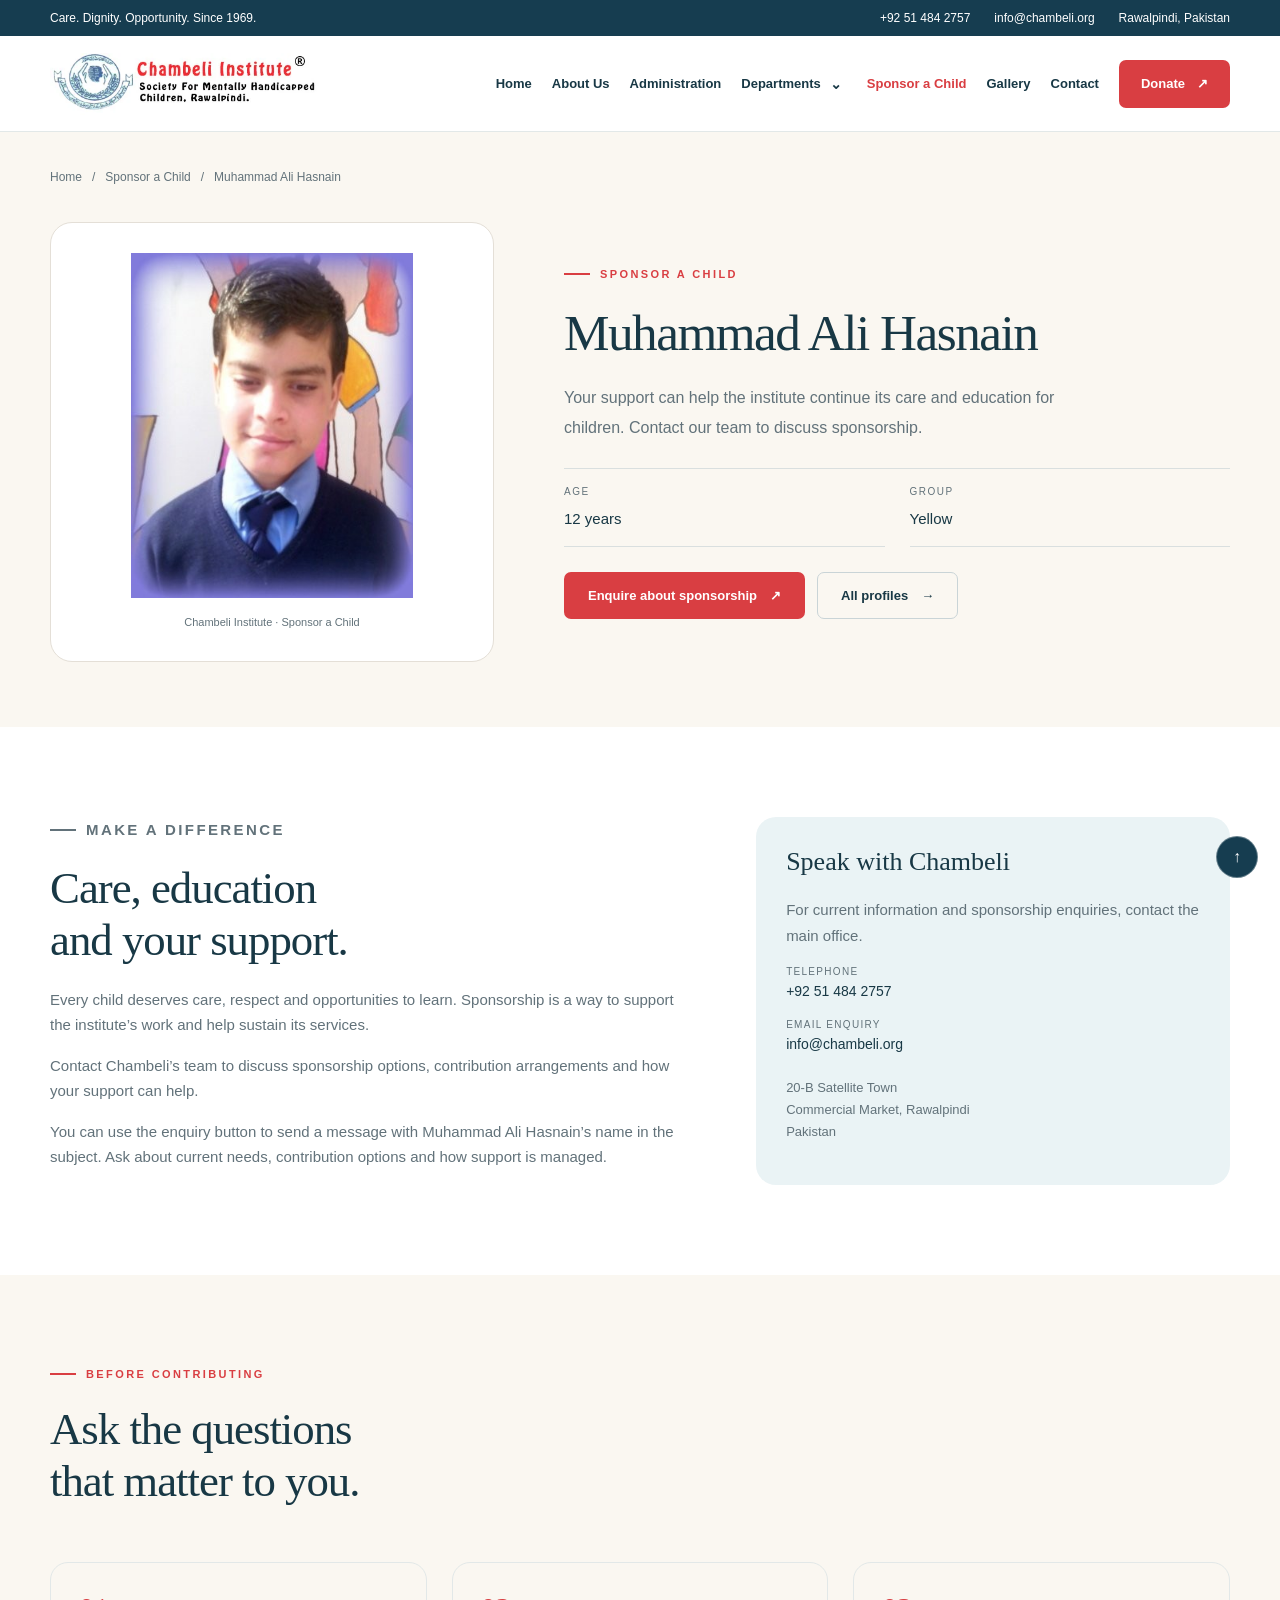
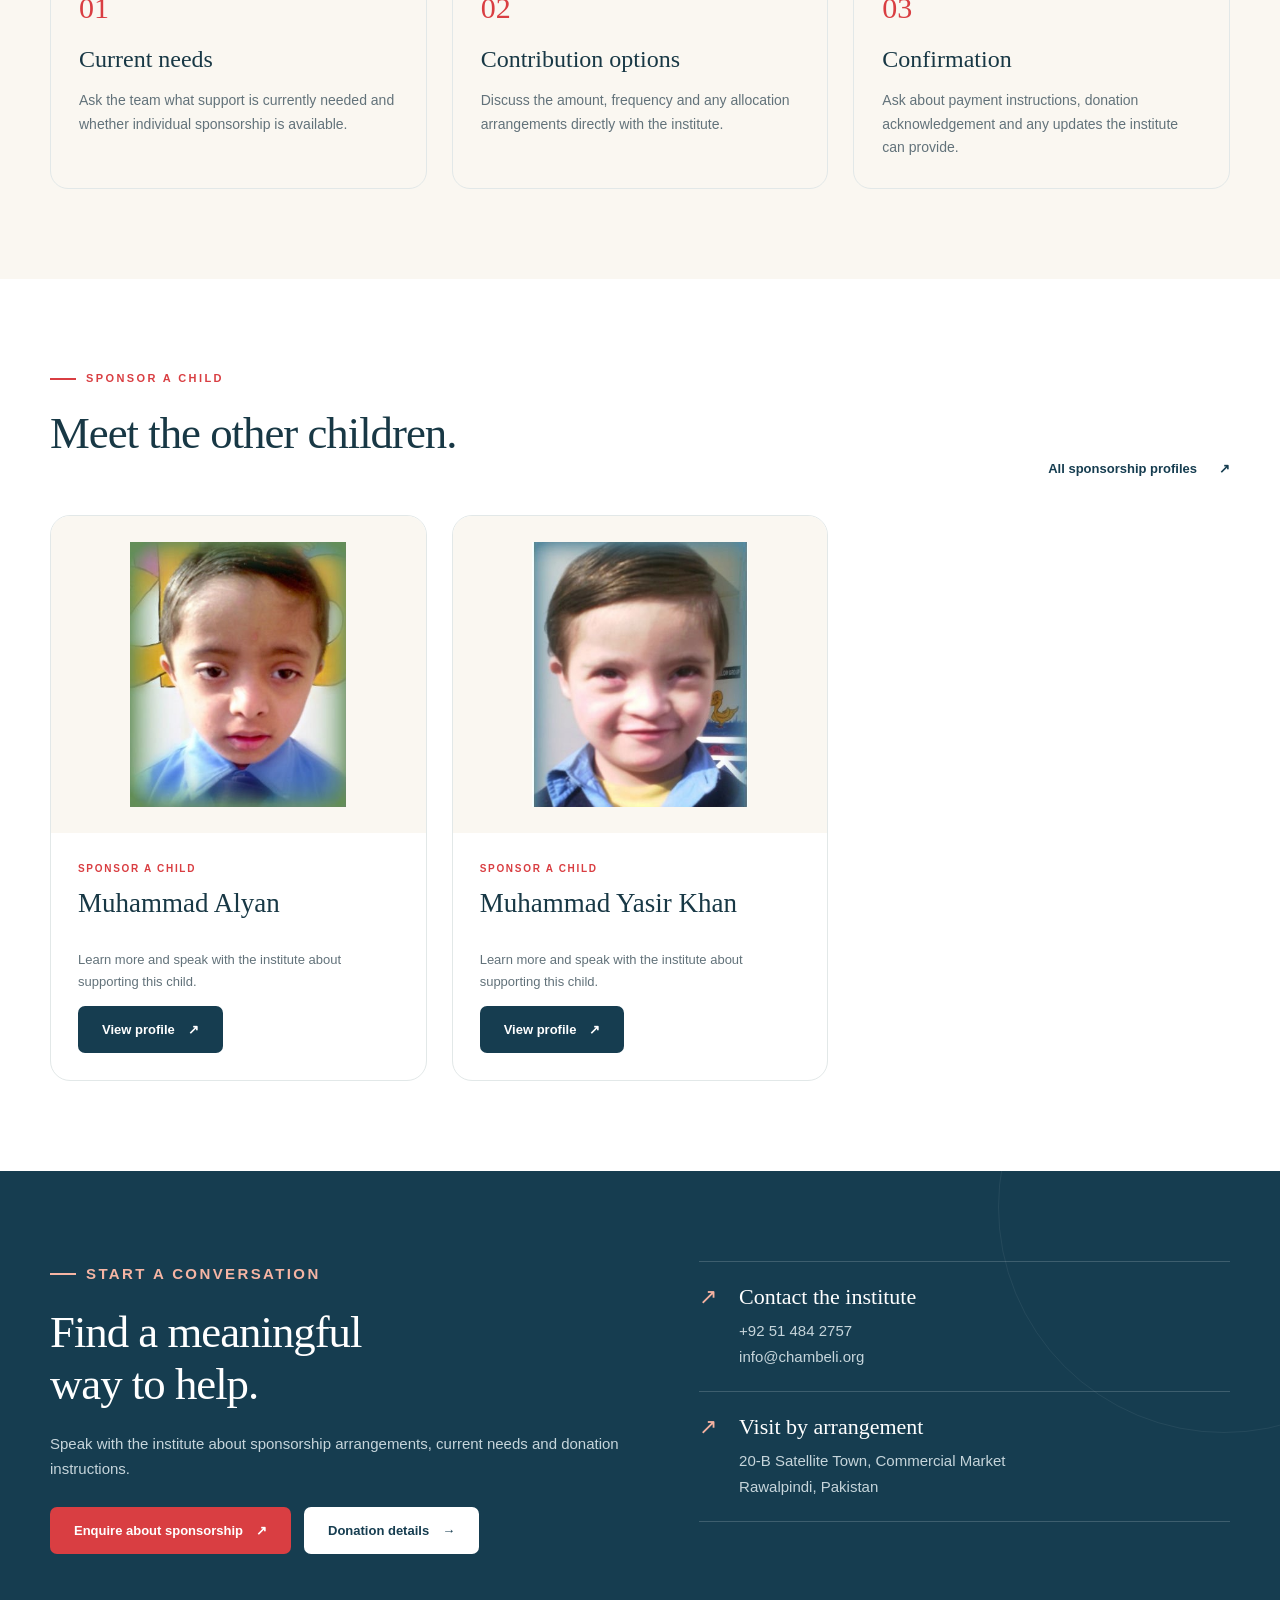
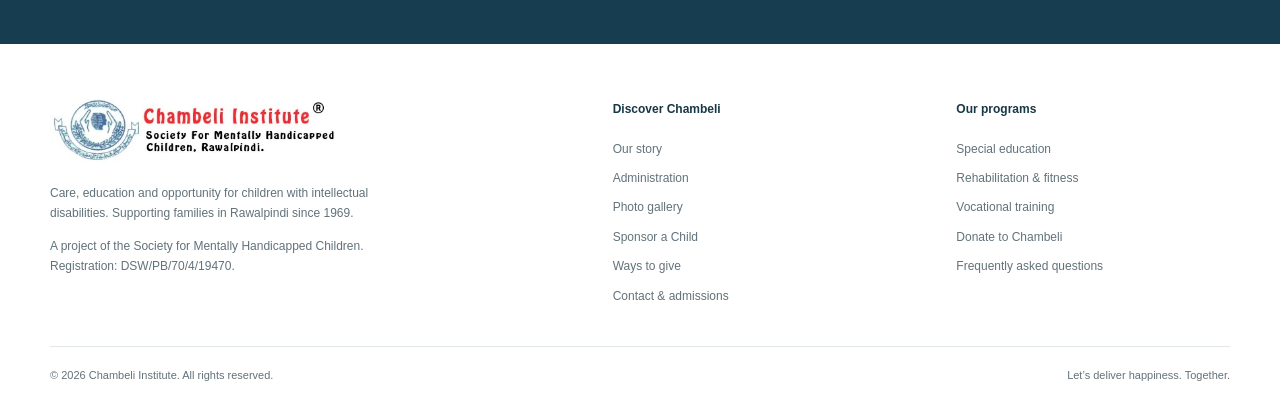
<file: muhammad-ali-hasnain/index.html>
<!DOCTYPE html>
<html lang="en"><head><meta charset="UTF-8"><meta name="viewport" content="width=device-width, initial-scale=1"><title>Muhammad Ali Hasnain — Sponsorship Profile | Chambeli Institute</title><meta name="description" content="Learn about Muhammad Ali Hasnain and contact Chambeli Institute about sponsorship."><meta name="theme-color" content="#163d50"><meta property="og:title" content="Muhammad Ali Hasnain — Sponsorship Profile | Chambeli Institute"><meta property="og:description" content="Learn about Muhammad Ali Hasnain and contact Chambeli Institute about sponsorship."><meta property="og:type" content="website"><style>
:root{--navy:#163d50;--ink:#183845;--muted:#62727a;--red:#d93e42;--cream:#faf7f1;--line:#e2e8e8;--white:#fff;--blue:#eaf3f5;--radius:22px}*{box-sizing:border-box}html{scroll-behavior:smooth;scroll-padding-top:112px}body{margin:0;color:var(--ink);background:white;font:16px/1.7 Arial,Helvetica,sans-serif}a{color:inherit;text-decoration:none}button{font:inherit}img{display:block;width:100%;height:auto}button,a{-webkit-tap-highlight-color:transparent}a:focus-visible,button:focus-visible,summary:focus-visible{outline:3px solid #d73e43;outline-offset:5px}.container{width:min(1180px,calc(100% - 48px));margin:auto}.skip{position:fixed;left:20px;top:-100px;z-index:100;background:white;padding:12px}.skip:focus{top:12px}.topbar{background:var(--navy);color:#fff;font-size:12px;padding:8px 0}.topbar .container{display:flex;justify-content:space-between;gap:20px}.toplinks{display:flex;gap:24px}.site-header{position:sticky;top:0;z-index:30;background:rgba(255,255,255,.97);border-bottom:1px solid var(--line)}.navrow{display:flex;align-items:center;justify-content:space-between;gap:26px;min-height:95px}.logo{width:290px;flex-shrink:0}.navigation{display:flex;align-items:center;gap:24px;font-size:13px;font-weight:700}.navigation>a:not(.btn){padding:12px 0}.navigation>a:hover{color:var(--red)}.btn{display:inline-flex;align-items:center;justify-content:center;gap:13px;padding:13px 23px;border:1px solid transparent;border-radius:7px;font-size:13px;font-weight:700;line-height:1.5;cursor:pointer;transition:transform .2s,background .2s}.btn:hover{transform:translateY(-2px)}.btn-red{background:var(--red);color:white}.btn-red:hover{background:#ba3036;color:white!important}.btn-dark{background:var(--navy);color:white}.btn-outline{border-color:#c9d4d7;background:transparent}.btn-white{background:white;color:var(--navy)}.menu-toggle{display:none;background:none;border:1px solid var(--line);border-radius:7px;padding:8px 12px;color:var(--navy)}.eyebrow{font-size:11px;font-weight:800;text-transform:uppercase;letter-spacing:2.4px;color:var(--red);display:flex;align-items:center;gap:10px;margin:0 0 20px}.eyebrow:before{content:"";width:26px;height:2px;background:currentColor}.hero{background:var(--cream);overflow:hidden;position:relative}.hero-grid{display:grid;grid-template-columns:1fr 1fr;gap:58px;align-items:center;padding:70px 0 76px}.hero h1{font:500 clamp(44px,5.1vw,70px)/1.08 Georgia,serif;letter-spacing:-2.5px;margin:0 0 25px}.hero h1 em{font-weight:400;color:var(--red)}.lead{font-size:17px;line-height:1.9;color:var(--muted);max-width:500px}.actions{display:flex;flex-wrap:wrap;gap:13px;margin-top:29px}.hero-note{display:flex;align-items:center;gap:11px;margin-top:28px;font-size:12px;color:var(--muted)}.dot{height:8px;width:8px;background:#438470;border-radius:100%}.hero-visual{position:relative;padding:0 0 30px 15px}.hero-photo{height:470px;object-fit:cover;border-radius:120px 18px 18px 18px;background:#dfe6e5}.photo-label{position:absolute;bottom:7px;left:-15px;background:white;padding:22px 26px;border-radius:12px;box-shadow:0 14px 40px #18384512;display:flex;align-items:center;gap:16px}.photo-label b{font:36px/1 Georgia,serif;color:var(--red)}.photo-label span{font-size:12px;line-height:1.6}.visual-tag{position:absolute;top:25px;right:-16px;border-radius:100px;background:var(--navy);color:white;font-size:11px;letter-spacing:1px;padding:11px 17px}.intro-strip{border-bottom:1px solid var(--line)}.strip-grid{display:grid;grid-template-columns:repeat(3,1fr);padding:28px 0}.strip-item{display:flex;align-items:center;justify-content:center;gap:16px;border-right:1px solid var(--line)}.strip-item:last-child{border:0}.strip-item b{display:block;font-size:14px}.strip-item small{color:var(--muted);font-size:12px}.symbol{font:26px Georgia,serif;color:var(--red)}section.section{padding:90px 0}.section-title{font:500 clamp(32px,3.5vw,46px)/1.16 Georgia,serif;letter-spacing:-1px;margin:0 0 20px}.section-heading{display:flex;align-items:end;justify-content:space-between;gap:50px;margin-bottom:35px}.section-heading>div{max-width:600px}.section-heading>p{max-width:330px;color:var(--muted);font-size:14px;margin:0 0 20px}.cards{display:grid;grid-template-columns:repeat(3,1fr);gap:22px}.card{padding:32px;border:1px solid var(--line);border-radius:var(--radius);transition:box-shadow .2s,transform .2s}.card:hover{transform:translateY(-5px);box-shadow:0 15px 30px #18384509}.card:nth-child(2){background:var(--blue);border-color:var(--blue)}.card:nth-child(3){background:#fcf3ed;border-color:#fcf3ed}.card-icon{width:49px;height:49px;border-radius:14px;background:#f8ebeb;color:var(--red);display:grid;place-items:center;margin-bottom:27px}.card-icon svg{width:26px;height:26px;fill:none;stroke:currentColor;stroke-width:1.5}.card h3{font:25px/1.25 Georgia,serif;margin:0 0 15px}.card p{font-size:14px;color:var(--muted)}.card ul{padding-left:18px;font-size:13px;color:var(--muted);margin:20px 0 26px}.text-link{display:inline-flex;gap:22px;align-items:center;font-size:13px;font-weight:700;color:var(--navy)}.text-link:hover{color:var(--red)}.about{background:var(--cream)}.about-grid{display:grid;grid-template-columns:1fr 1fr;gap:75px;align-items:center}.about-photo{height:450px;object-fit:cover;border-radius:var(--radius)}.caption{font-size:11px;color:var(--muted);margin-top:10px}.about-copy p{font-size:15px;color:var(--muted)}.values{display:grid;grid-template-columns:1fr 1fr;gap:18px;margin:27px 0}.value{border-top:1px solid #d9dfda;padding-top:16px;font-size:13px}.value b{display:block;margin-bottom:5px}.value span{color:var(--muted);font-size:12px}.activities{display:grid;grid-template-columns:1.25fr 1fr;gap:23px}.activity{position:relative;overflow:hidden;border-radius:var(--radius);background:var(--navy)}.activity img{height:340px;object-fit:cover;transition:transform .4s}.activity:hover img{transform:scale(1.035)}.activity:after{content:"";position:absolute;inset:35% 0 0;background:linear-gradient(transparent,#102e40df)}.activity-copy{position:absolute;bottom:26px;left:28px;right:28px;color:#fff;z-index:1}.activity-copy small{text-transform:uppercase;letter-spacing:2px;font-size:10px}.activity-copy h3{font:28px/1.2 Georgia,serif;margin:9px 0}.support{background:var(--navy);color:#fff;position:relative;overflow:hidden}.support:before{content:"";position:absolute;width:450px;height:450px;border:1px solid #ffffff10;border-radius:100%;right:-170px;top:-190px;pointer-events:none}.support-grid{display:grid;grid-template-columns:1.1fr 1fr;gap:80px;align-items:start}.support .eyebrow{color:#f6b5a4}.support p{color:#c6d5db;font-size:15px}.support-options{border-top:1px solid #ffffff2b}.support-option{display:flex;gap:22px;padding:22px 0;border-bottom:1px solid #ffffff2b}.support-option>span{color:#f5b2a1;font:22px Georgia,serif}.support-option h3{font:22px Georgia,serif;margin:0 0 8px}.support-option p{font-size:13px;margin:0}.faq-grid{display:grid;grid-template-columns:.8fr 1.2fr;gap:80px}.faq-grid p{color:var(--muted);font-size:14px}details{border-bottom:1px solid var(--line);padding:19px 0}summary{font-size:15px;font-weight:700;cursor:pointer;list-style:none;padding-right:30px;position:relative}summary::-webkit-details-marker{display:none}summary:after{content:"+";position:absolute;right:4px;font-size:22px;top:-6px;color:var(--red)}details[open] summary:after{content:"−"}details p{margin-bottom:0}.contact-box{background:var(--cream);border:1px solid #ece7df;border-radius:var(--radius);padding:45px;display:grid;grid-template-columns:1.1fr 1fr;gap:50px}.contact-box p{color:var(--muted);font-size:14px}.contact-details{display:grid;gap:17px;align-content:center}.contact-details a,.contact-details address{font-style:normal;font-size:14px}.contact-details small{display:block;color:var(--muted);font-size:10px;text-transform:uppercase;letter-spacing:1.5px;margin-bottom:3px}.footer{padding:55px 0 0}.footer-grid{display:grid;grid-template-columns:1.8fr 1fr 1fr;gap:70px;padding-bottom:40px}.footer-logo{width:290px;max-width:100%;margin-bottom:17px}.footer p{font-size:12px;color:var(--muted);max-width:350px}.footer h3{font-size:12px;margin:0 0 19px}.footer-links{display:grid;gap:9px;font-size:12px;color:var(--muted)}.footer-links a:hover{color:var(--red)}.footer-bottom{border-top:1px solid var(--line);padding:19px 0;display:flex;justify-content:space-between;gap:20px;color:var(--muted);font-size:11px}.back-top{position:fixed;bottom:22px;right:22px;background:var(--navy);color:white;border:1px solid #fff5;width:42px;height:42px;border-radius:50%;display:grid;place-items:center;z-index:10}.contact-section{padding:0 0 35px}.muted{color:var(--muted)}
@media(min-width:1500px){.hero-grid{padding:90px 0}.hero-photo{height:510px}}@media(max-width:1050px){.logo{width:240px}.navigation{gap:15px;font-size:12px}.navigation .btn{padding:11px 15px}.hero-grid{gap:30px}.hero-photo{height:440px}.about-grid,.support-grid{gap:40px}.card{padding:25px}.faq-grid{gap:40px}}
@media(max-width:820px){.topbar .container>span{display:none}.toplinks{width:100%;justify-content:space-between}.navrow{min-height:82px}.logo{width:255px;max-width:calc(100% - 90px)}.menu-toggle{display:block}.navigation{display:none;position:absolute;top:100%;left:0;right:0;background:#fff;padding:20px 24px;box-shadow:0 12px 18px #18384512;align-items:stretch;gap:4px}.navigation.open{display:flex;flex-direction:column}.navigation .btn{margin-top:8px}.hero-grid{grid-template-columns:1fr;padding:48px 0 45px;gap:36px}.hero h1{max-width:650px;font-size:58px}.lead{max-width:620px}.hero-visual{padding-left:12px;max-width:650px;width:100%}.hero-photo{height:390px;border-radius:75px 18px 18px 18px}.photo-label{left:0}.visual-tag{right:-8px}.section-heading{display:block}.section-heading>p{max-width:600px}.cards{grid-template-columns:1fr}.card{padding:30px}.card ul{display:flex;flex-wrap:wrap;column-gap:35px}.about-grid,.support-grid,.faq-grid{grid-template-columns:1fr;gap:32px}.about-photo{height:380px}.activities{grid-template-columns:1fr 1fr}.activity img{height:300px}.activity-copy{left:20px}.activity-copy h3{font-size:24px}.contact-box{grid-template-columns:1fr;gap:20px}.footer-grid{gap:25px;grid-template-columns:1.5fr 1fr 1fr}.strip-item{gap:9px}.strip-item b{font-size:12px}.strip-item small{font-size:10px}.symbol{font-size:22px}section.section{padding:65px 0}}
@media(max-width:520px){.container{width:calc(100% - 36px)}.topbar{font-size:10px}.toplinks{gap:10px}.hero h1{font-size:47px;letter-spacing:-1.7px}.hero .lead{font-size:15px}.hero-photo{height:310px}.photo-label{padding:16px 20px}.photo-label b{font-size:30px}.visual-tag{font-size:9px}.strip-grid{grid-template-columns:1fr;padding:7px 0}.strip-item{justify-content:start;padding:13px 4px;border-right:0;border-bottom:1px solid var(--line);gap:18px}.strip-item b{font-size:13px}.strip-item small{font-size:11px}.section-title{font-size:35px}.eyebrow{font-size:10px;letter-spacing:1.8px}.activities{grid-template-columns:1fr}.activity img{height:310px}.about-photo{height:310px}.values{gap:14px}.contact-box{padding:28px}.footer-grid{grid-template-columns:1fr 1fr}.footer-brand{grid-column:1/-1}.footer-bottom{flex-direction:column;gap:5px}.btn{padding:13px 18px}.back-top{width:36px;height:36px;right:14px;bottom:14px}}
@media(prefers-reduced-motion:reduce){html{scroll-behavior:auto}*,*:before,*:after{transition:none!important}}

.breadcrumb{display:flex;flex-wrap:wrap;gap:10px;color:var(--muted);font-size:12px;margin-bottom:34px}.breadcrumb a:hover{color:var(--red)}.sponsor-hero{padding:35px 0 65px;background:var(--cream)}.sponsor-hero-grid{display:grid;grid-template-columns:1.2fr .8fr;gap:70px;align-items:center}.sponsor-hero h1{font:500 clamp(43px,4.8vw,64px)/1.1 Georgia,serif;letter-spacing:-2px;margin:0 0 23px}.sponsor-hero h1 em{font-weight:400;color:var(--red)}.sponsor-hero p{color:var(--muted);font-size:16px}.sponsor-aside{padding:30px;border:1px solid #e4dfd7;border-radius:20px;background:white}.sponsor-aside h2{font:29px/1.3 Georgia,serif;margin:0 0 18px}.sponsor-aside p{font-size:14px}.archive-note{border-left:3px solid var(--red);padding:13px 20px;background:var(--blue);font-size:13px;color:var(--muted);margin-bottom:32px}.sponsor-grid{display:grid;grid-template-columns:repeat(3,minmax(0,1fr));gap:25px}.sponsor-card{border:1px solid var(--line);border-radius:20px;overflow:hidden;display:flex;flex-direction:column}.sponsor-portrait{background:var(--cream);padding:26px;display:grid;place-items:center}.sponsor-portrait img{width:100%;max-width:245px;height:265px;object-fit:contain}.sponsor-copy{padding:27px;display:flex;flex-direction:column;flex:1}.sponsor-copy h3{font:27px/1.25 Georgia,serif;margin:10px 0 15px}.sponsor-copy h3 a:hover{color:var(--red)}.profile-tag{font-size:10px;color:var(--red);letter-spacing:1.7px;text-transform:uppercase;font-weight:bold}.sponsor-copy p{font-size:13px;color:var(--muted)}.sponsor-copy .btn{align-self:start;margin-top:auto}.help-grid{display:grid;grid-template-columns:repeat(3,1fr);gap:25px}.help-item{padding:28px;border:1px solid var(--line);border-radius:18px}.help-item>span{font:30px Georgia,serif;color:var(--red)}.help-item h3{font:24px/1.3 Georgia,serif;margin:17px 0 12px}.help-item p{font-size:14px;color:var(--muted);margin-bottom:0}.profile-hero{background:var(--cream);padding:35px 0 65px}.profile-grid{display:grid;grid-template-columns:.8fr 1.2fr;gap:70px;align-items:center}.profile-photo{margin:0;background:white;border:1px solid #e4dfd7;border-radius:22px;padding:30px}.profile-photo img{width:100%;height:345px;object-fit:contain}.profile-photo figcaption{font-size:11px;color:var(--muted);text-align:center;margin-top:15px}.profile-main h1{font:500 clamp(40px,4vw,58px)/1.15 Georgia,serif;letter-spacing:-1.5px;margin:0 0 20px}.profile-main .lead{font-size:16px}.record{display:grid;grid-template-columns:1fr 1fr;margin:25px 0 0;border-top:1px solid #d9dfdf;gap:0 25px}.record>div{padding:14px 0;border-bottom:1px solid #d9dfdf}.record dt{font-size:10px;color:var(--muted);letter-spacing:1.5px;text-transform:uppercase}.record dd{margin:6px 0 0;font-size:15px}.profile-story{display:grid;grid-template-columns:1.15fr .85fr;gap:65px}.profile-story p{font-size:15px;color:var(--muted)}.contact-panel{padding:30px;background:var(--blue);border-radius:20px}.contact-panel h3{font:26px Georgia,serif;margin:0 0 20px}.contact-panel a{display:block;font-size:14px;margin-top:12px}.contact-panel small{font-size:10px;letter-spacing:1.3px;text-transform:uppercase;display:block;color:var(--muted)}.contact-panel address{font-style:normal;color:var(--muted);font-size:13px;margin-top:20px}.profile-related{background:var(--cream)}.profile-related .sponsor-card{background:white}.sponsor-contact{display:grid;grid-template-columns:1.1fr 1fr;gap:65px}.sponsor-contact p{font-size:15px;color:#c6d5db}.sponsor-contact .actions{margin-top:25px}.sponsor-actions{display:flex;gap:12px;flex-wrap:wrap;margin-top:25px}
@media(max-width:1000px){.sponsor-hero-grid,.profile-grid{gap:35px}.sponsor-copy{padding:23px}.sponsor-copy h3{font-size:24px}.sponsor-grid{gap:18px}.sponsor-portrait{padding:20px}.sponsor-portrait img{height:235px}}@media(max-width:820px){.sponsor-hero-grid,.profile-grid,.profile-story,.sponsor-contact{grid-template-columns:1fr;gap:28px}.help-grid{grid-template-columns:1fr}.sponsor-grid{grid-template-columns:1fr}.sponsor-card{display:grid;grid-template-columns:.8fr 1.2fr}.sponsor-portrait img{height:240px}.sponsor-copy{padding:28px}.profile-photo{max-width:470px;width:100%;margin:auto}.profile-photo img{height:315px}.profile-main{max-width:650px}.sponsor-hero h1{max-width:650px}}
@media(max-width:520px){.sponsor-hero,.profile-hero{padding-bottom:42px}.sponsor-hero h1{font-size:43px;letter-spacing:-1px}.sponsor-card{display:flex}.sponsor-portrait img{height:270px}.sponsor-copy h3{font-size:27px}.profile-main h1{font-size:41px}.profile-photo{padding:25px}.profile-photo img{height:290px}.record{grid-template-columns:1fr}.breadcrumb{font-size:11px;gap:7px}.contact-panel{padding:25px}}
</style><link rel="stylesheet" href="/assets/site-navigation.css"><script src="/assets/site-navigation.js" defer></script></head><body id="top"><a class="skip" href="#main">Skip to content</a>
<div class="topbar"><div class="container"><span>Care. Dignity. Opportunity. Since 1969.</span><div class="toplinks"><a href="tel:+92514842757">+92 51 484 2757</a><a href="mailto:info@chambeli.org">info@chambeli.org</a><span>Rawalpindi, Pakistan</span></div></div></div>
<header class="site-header ch-header"><div class="container ch-navrow"><a class="ch-brand" href="/" aria-label="Chambeli Institute home"><img src="/assets/logo-new.webp" width="430" height="99" alt="Chambeli Institute — Society for Mentally Handicapped Children, Rawalpindi"></a><button class="ch-menu-button" type="button" aria-expanded="false" aria-controls="site-navigation">Menu <span aria-hidden="true">☰</span></button><nav class="ch-nav" id="site-navigation" aria-label="Main navigation"><a href="/">Home</a><a href="/about-foundation/">About Us</a><a href="/administration/">Administration</a><div class="ch-department"><div class="ch-department-row"><a class="ch-dept-link" href="/departments/">Departments</a><button class="ch-dropdown-button" type="button" aria-label="Show department pages" aria-expanded="true" aria-controls="department-dropdown"><span aria-hidden="true">⌄</span></button></div><div class="ch-dropdown" id="department-dropdown"><a href="/school/">School for Special Kids</a><a href="/rehabilitation-and-fitness-center/">Rehabilitation &amp; Fitness Center</a><a href="/female-vocational-training-center/">Female Vocational Training</a></div></div><a href="/gallery/">Gallery</a><a href="/contact/">Contact</a><a class="ch-donate" href="/donate-us/">Donate <span aria-hidden="true">↗</span></a></nav></div></header><main id="main"><section class="profile-hero"><div class="container"><nav class="breadcrumb" aria-label="Breadcrumb"><a href="/">Home</a><span aria-hidden="true">/</span><a href="/category/sponsor-a-child/">Sponsor a Child</a><span aria-hidden="true">/</span><span aria-current="page">Muhammad Ali Hasnain</span></nav><div class="profile-grid"><figure class="profile-photo"><img src="/assets/sponsor-muhammad-ali-hasnain.jpg" width="300" height="360" fetchpriority="high" alt="Muhammad Ali Hasnain, profile photograph"><figcaption>Chambeli Institute · Sponsor a Child</figcaption></figure><div class="profile-main"><p class="eyebrow">Sponsor a Child</p><h1>Muhammad Ali Hasnain</h1><p class="lead">Your support can help the institute continue its care and education for children. Contact our team to discuss sponsorship.</p><dl class="record"><div><dt>Age</dt><dd>12 years</dd></div><div><dt>Group</dt><dd>Yellow</dd></div></dl><div class="sponsor-actions"><a class="btn btn-red" href="mailto:info@chambeli.org?subject=Sponsorship%20enquiry%20-%20Muhammad%20Ali%20Hasnain">Enquire about sponsorship <span aria-hidden="true">↗</span></a><a class="btn btn-outline" href="/category/sponsor-a-child/">All profiles <span aria-hidden="true">→</span></a></div></div></div></section>
<section class="section"><div class="container profile-story"><div><p class="eyebrow">Make a difference</p><h2 class="section-title">Care, education<br>and your support.</h2><p>Every child deserves care, respect and opportunities to learn. Sponsorship is a way to support the institute’s work and help sustain its services.</p><p>Contact Chambeli’s team to discuss sponsorship options, contribution arrangements and how your support can help.</p><p>You can use the enquiry button to send a message with Muhammad Ali Hasnain’s name in the subject. Ask about current needs, contribution options and how support is managed.</p></div><aside class="contact-panel"><h3>Speak with Chambeli</h3><p>For current information and sponsorship enquiries, contact the main office.</p><a href="tel:+92514842757"><small>Telephone</small>+92 51 484 2757</a><a href="mailto:info@chambeli.org?subject=Sponsorship%20enquiry%20-%20Muhammad%20Ali%20Hasnain"><small>Email enquiry</small>info@chambeli.org</a><address>20-B Satellite Town<br>Commercial Market, Rawalpindi<br>Pakistan</address></aside></div></section>
<section class="section about"><div class="container"><div class="section-heading"><div><p class="eyebrow">Before contributing</p><h2 class="section-title">Ask the questions<br>that matter to you.</h2></div></div><div class="help-grid"><article class="help-item"><span aria-hidden="true">01</span><h3>Current needs</h3><p>Ask the team what support is currently needed and whether individual sponsorship is available.</p></article><article class="help-item"><span aria-hidden="true">02</span><h3>Contribution options</h3><p>Discuss the amount, frequency and any allocation arrangements directly with the institute.</p></article><article class="help-item"><span aria-hidden="true">03</span><h3>Confirmation</h3><p>Ask about payment instructions, donation acknowledgement and any updates the institute can provide.</p></article></div></div></section>
<section class="section"><div class="container"><div class="section-heading"><div><p class="eyebrow">Sponsor a Child</p><h2 class="section-title">Meet the other children.</h2></div><a class="text-link" href="/category/sponsor-a-child/">All sponsorship profiles <span aria-hidden="true">↗</span></a></div><div class="sponsor-grid"><article class="sponsor-card"><a class="sponsor-portrait" href="/muhammad-alyan/" aria-label="View Muhammad Alyan’s profile"><img src="/assets/sponsor-muhammad-alyan.jpg" width="300" height="360" loading="lazy" alt="Muhammad Alyan, profile photograph"></a><div class="sponsor-copy"><span class="profile-tag">Sponsor a Child</span><h3><a href="/muhammad-alyan/">Muhammad Alyan</a></h3><p>Learn more and speak with the institute about supporting this child.</p><a class="btn btn-dark" href="/muhammad-alyan/">View profile <span aria-hidden="true">↗</span></a></div></article><article class="sponsor-card"><a class="sponsor-portrait" href="/muhammad-yasir-khan/" aria-label="View Muhammad Yasir Khan’s profile"><img src="/assets/sponsor-muhammad-yasir-khan.jpg" width="300" height="360" loading="lazy" alt="Muhammad Yasir Khan, profile photograph"></a><div class="sponsor-copy"><span class="profile-tag">Sponsor a Child</span><h3><a href="/muhammad-yasir-khan/">Muhammad Yasir Khan</a></h3><p>Learn more and speak with the institute about supporting this child.</p><a class="btn btn-dark" href="/muhammad-yasir-khan/">View profile <span aria-hidden="true">↗</span></a></div></article></div></div></section><section class="section support"><div class="container sponsor-contact"><div><p class="eyebrow" style="color:#f6b5a4">Start a conversation</p><h2 class="section-title">Find a meaningful<br>way to help.</h2><p>Speak with the institute about sponsorship arrangements, current needs and donation instructions.</p><div class="actions"><a class="btn btn-red" href="mailto:info@chambeli.org?subject=Sponsorship%20enquiry%20-%20Muhammad%20Ali%20Hasnain">Enquire about sponsorship <span aria-hidden="true">↗</span></a><a class="btn btn-white" href="/donate-us/">Donation details <span aria-hidden="true">→</span></a></div></div><div class="support-options"><div class="support-option"><span aria-hidden="true">↗</span><div><h3>Contact the institute</h3><p><a href="tel:+92514842757">+92 51 484 2757</a><br><a href="mailto:info@chambeli.org">info@chambeli.org</a></p></div></div><div class="support-option"><span aria-hidden="true">↗</span><div><h3>Visit by arrangement</h3><p>20-B Satellite Town, Commercial Market<br>Rawalpindi, Pakistan</p></div></div></div></div></section></main><footer class="footer"><div class="container"><div class="footer-grid"><div class="footer-brand"><a href="/"><img class="footer-logo" src="/assets/logo-new.webp" width="430" height="99" loading="lazy" alt="Chambeli Institute"></a><p>Care, education and opportunity for children with intellectual disabilities. Supporting families in Rawalpindi since 1969.</p><p>A project of the Society for Mentally Handicapped Children.<br>Registration: DSW/PB/70/4/19470.</p></div><div><h3>Discover Chambeli</h3><nav class="footer-links" aria-label="About and support"><a href="/about-foundation/">Our story</a><a href="/administration/">Administration</a><a href="/gallery/">Photo gallery</a><a href="/category/sponsor-a-child/">Sponsor a Child</a><a href="/donate-us/">Ways to give</a><a href="/contact/">Contact & admissions</a></nav></div><div><h3>Our programs</h3><nav class="footer-links" aria-label="Programs"><a href="/school/">Special education</a><a href="/rehabilitation-and-fitness-center/">Rehabilitation & fitness</a><a href="/female-vocational-training-center/">Vocational training</a><a href="/donate-us/">Donate to Chambeli</a><a href="/contact/">Frequently asked questions</a></nav></div></div><div class="footer-bottom"><span>© <span id="year">2026</span> Chambeli Institute. All rights reserved.</span><span>Let’s deliver happiness. Together.</span></div></div></footer><a href="#top" class="back-top" aria-label="Back to top">↑</a>

</body></html>
</file>
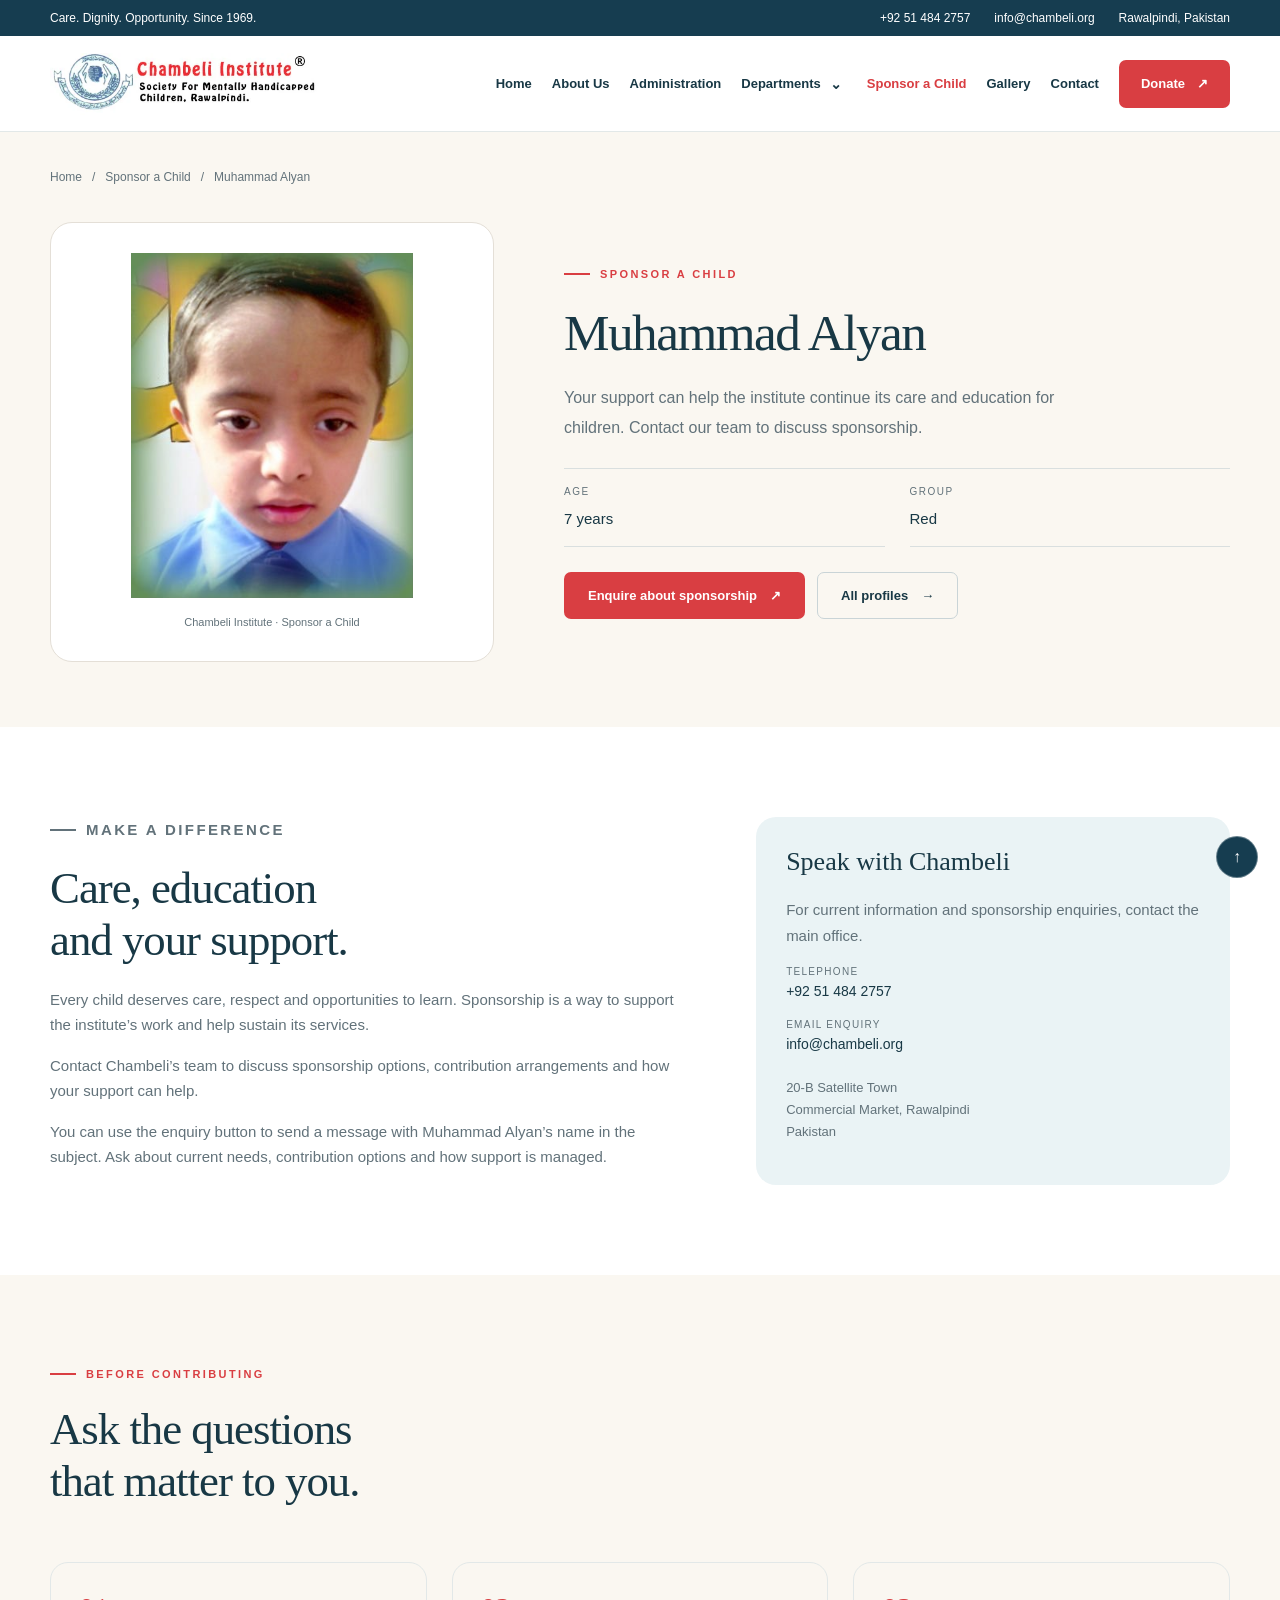
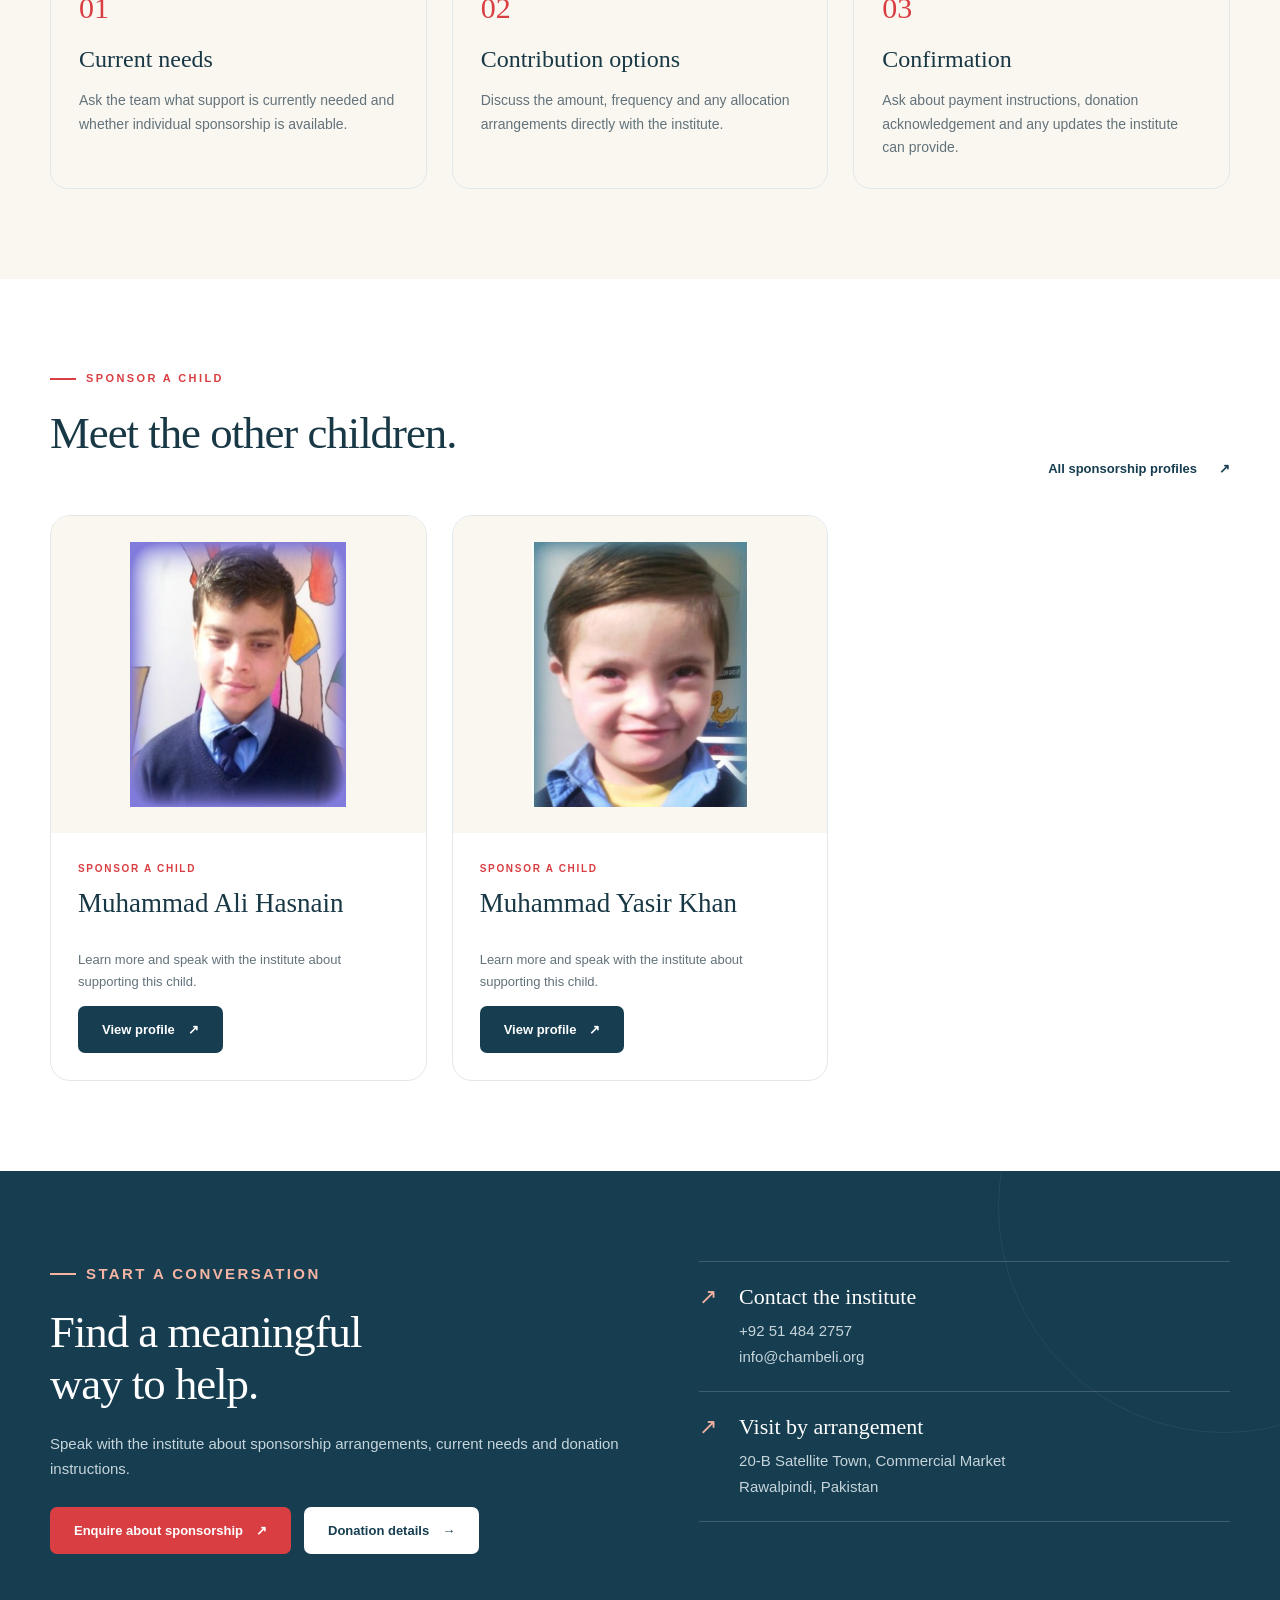
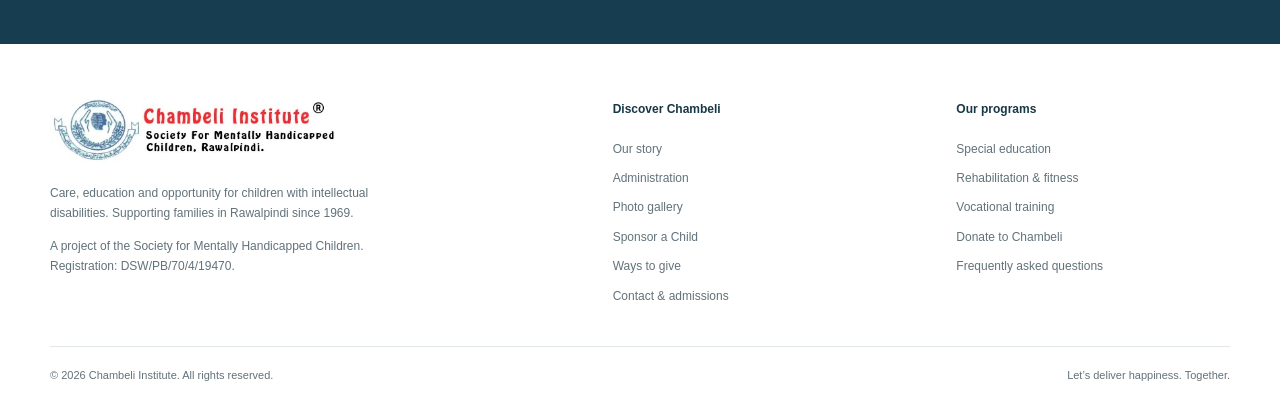
<file: muhammad-alyan/index.html>
<!DOCTYPE html>
<html lang="en"><head><meta charset="UTF-8"><meta name="viewport" content="width=device-width, initial-scale=1"><title>Muhammad Alyan — Sponsorship Profile | Chambeli Institute</title><meta name="description" content="Learn about Muhammad Alyan and contact Chambeli Institute about sponsorship."><meta name="theme-color" content="#163d50"><meta property="og:title" content="Muhammad Alyan — Sponsorship Profile | Chambeli Institute"><meta property="og:description" content="Learn about Muhammad Alyan and contact Chambeli Institute about sponsorship."><meta property="og:type" content="website"><style>
:root{--navy:#163d50;--ink:#183845;--muted:#62727a;--red:#d93e42;--cream:#faf7f1;--line:#e2e8e8;--white:#fff;--blue:#eaf3f5;--radius:22px}*{box-sizing:border-box}html{scroll-behavior:smooth;scroll-padding-top:112px}body{margin:0;color:var(--ink);background:white;font:16px/1.7 Arial,Helvetica,sans-serif}a{color:inherit;text-decoration:none}button{font:inherit}img{display:block;width:100%;height:auto}button,a{-webkit-tap-highlight-color:transparent}a:focus-visible,button:focus-visible,summary:focus-visible{outline:3px solid #d73e43;outline-offset:5px}.container{width:min(1180px,calc(100% - 48px));margin:auto}.skip{position:fixed;left:20px;top:-100px;z-index:100;background:white;padding:12px}.skip:focus{top:12px}.topbar{background:var(--navy);color:#fff;font-size:12px;padding:8px 0}.topbar .container{display:flex;justify-content:space-between;gap:20px}.toplinks{display:flex;gap:24px}.site-header{position:sticky;top:0;z-index:30;background:rgba(255,255,255,.97);border-bottom:1px solid var(--line)}.navrow{display:flex;align-items:center;justify-content:space-between;gap:26px;min-height:95px}.logo{width:290px;flex-shrink:0}.navigation{display:flex;align-items:center;gap:24px;font-size:13px;font-weight:700}.navigation>a:not(.btn){padding:12px 0}.navigation>a:hover{color:var(--red)}.btn{display:inline-flex;align-items:center;justify-content:center;gap:13px;padding:13px 23px;border:1px solid transparent;border-radius:7px;font-size:13px;font-weight:700;line-height:1.5;cursor:pointer;transition:transform .2s,background .2s}.btn:hover{transform:translateY(-2px)}.btn-red{background:var(--red);color:white}.btn-red:hover{background:#ba3036;color:white!important}.btn-dark{background:var(--navy);color:white}.btn-outline{border-color:#c9d4d7;background:transparent}.btn-white{background:white;color:var(--navy)}.menu-toggle{display:none;background:none;border:1px solid var(--line);border-radius:7px;padding:8px 12px;color:var(--navy)}.eyebrow{font-size:11px;font-weight:800;text-transform:uppercase;letter-spacing:2.4px;color:var(--red);display:flex;align-items:center;gap:10px;margin:0 0 20px}.eyebrow:before{content:"";width:26px;height:2px;background:currentColor}.hero{background:var(--cream);overflow:hidden;position:relative}.hero-grid{display:grid;grid-template-columns:1fr 1fr;gap:58px;align-items:center;padding:70px 0 76px}.hero h1{font:500 clamp(44px,5.1vw,70px)/1.08 Georgia,serif;letter-spacing:-2.5px;margin:0 0 25px}.hero h1 em{font-weight:400;color:var(--red)}.lead{font-size:17px;line-height:1.9;color:var(--muted);max-width:500px}.actions{display:flex;flex-wrap:wrap;gap:13px;margin-top:29px}.hero-note{display:flex;align-items:center;gap:11px;margin-top:28px;font-size:12px;color:var(--muted)}.dot{height:8px;width:8px;background:#438470;border-radius:100%}.hero-visual{position:relative;padding:0 0 30px 15px}.hero-photo{height:470px;object-fit:cover;border-radius:120px 18px 18px 18px;background:#dfe6e5}.photo-label{position:absolute;bottom:7px;left:-15px;background:white;padding:22px 26px;border-radius:12px;box-shadow:0 14px 40px #18384512;display:flex;align-items:center;gap:16px}.photo-label b{font:36px/1 Georgia,serif;color:var(--red)}.photo-label span{font-size:12px;line-height:1.6}.visual-tag{position:absolute;top:25px;right:-16px;border-radius:100px;background:var(--navy);color:white;font-size:11px;letter-spacing:1px;padding:11px 17px}.intro-strip{border-bottom:1px solid var(--line)}.strip-grid{display:grid;grid-template-columns:repeat(3,1fr);padding:28px 0}.strip-item{display:flex;align-items:center;justify-content:center;gap:16px;border-right:1px solid var(--line)}.strip-item:last-child{border:0}.strip-item b{display:block;font-size:14px}.strip-item small{color:var(--muted);font-size:12px}.symbol{font:26px Georgia,serif;color:var(--red)}section.section{padding:90px 0}.section-title{font:500 clamp(32px,3.5vw,46px)/1.16 Georgia,serif;letter-spacing:-1px;margin:0 0 20px}.section-heading{display:flex;align-items:end;justify-content:space-between;gap:50px;margin-bottom:35px}.section-heading>div{max-width:600px}.section-heading>p{max-width:330px;color:var(--muted);font-size:14px;margin:0 0 20px}.cards{display:grid;grid-template-columns:repeat(3,1fr);gap:22px}.card{padding:32px;border:1px solid var(--line);border-radius:var(--radius);transition:box-shadow .2s,transform .2s}.card:hover{transform:translateY(-5px);box-shadow:0 15px 30px #18384509}.card:nth-child(2){background:var(--blue);border-color:var(--blue)}.card:nth-child(3){background:#fcf3ed;border-color:#fcf3ed}.card-icon{width:49px;height:49px;border-radius:14px;background:#f8ebeb;color:var(--red);display:grid;place-items:center;margin-bottom:27px}.card-icon svg{width:26px;height:26px;fill:none;stroke:currentColor;stroke-width:1.5}.card h3{font:25px/1.25 Georgia,serif;margin:0 0 15px}.card p{font-size:14px;color:var(--muted)}.card ul{padding-left:18px;font-size:13px;color:var(--muted);margin:20px 0 26px}.text-link{display:inline-flex;gap:22px;align-items:center;font-size:13px;font-weight:700;color:var(--navy)}.text-link:hover{color:var(--red)}.about{background:var(--cream)}.about-grid{display:grid;grid-template-columns:1fr 1fr;gap:75px;align-items:center}.about-photo{height:450px;object-fit:cover;border-radius:var(--radius)}.caption{font-size:11px;color:var(--muted);margin-top:10px}.about-copy p{font-size:15px;color:var(--muted)}.values{display:grid;grid-template-columns:1fr 1fr;gap:18px;margin:27px 0}.value{border-top:1px solid #d9dfda;padding-top:16px;font-size:13px}.value b{display:block;margin-bottom:5px}.value span{color:var(--muted);font-size:12px}.activities{display:grid;grid-template-columns:1.25fr 1fr;gap:23px}.activity{position:relative;overflow:hidden;border-radius:var(--radius);background:var(--navy)}.activity img{height:340px;object-fit:cover;transition:transform .4s}.activity:hover img{transform:scale(1.035)}.activity:after{content:"";position:absolute;inset:35% 0 0;background:linear-gradient(transparent,#102e40df)}.activity-copy{position:absolute;bottom:26px;left:28px;right:28px;color:#fff;z-index:1}.activity-copy small{text-transform:uppercase;letter-spacing:2px;font-size:10px}.activity-copy h3{font:28px/1.2 Georgia,serif;margin:9px 0}.support{background:var(--navy);color:#fff;position:relative;overflow:hidden}.support:before{content:"";position:absolute;width:450px;height:450px;border:1px solid #ffffff10;border-radius:100%;right:-170px;top:-190px;pointer-events:none}.support-grid{display:grid;grid-template-columns:1.1fr 1fr;gap:80px;align-items:start}.support .eyebrow{color:#f6b5a4}.support p{color:#c6d5db;font-size:15px}.support-options{border-top:1px solid #ffffff2b}.support-option{display:flex;gap:22px;padding:22px 0;border-bottom:1px solid #ffffff2b}.support-option>span{color:#f5b2a1;font:22px Georgia,serif}.support-option h3{font:22px Georgia,serif;margin:0 0 8px}.support-option p{font-size:13px;margin:0}.faq-grid{display:grid;grid-template-columns:.8fr 1.2fr;gap:80px}.faq-grid p{color:var(--muted);font-size:14px}details{border-bottom:1px solid var(--line);padding:19px 0}summary{font-size:15px;font-weight:700;cursor:pointer;list-style:none;padding-right:30px;position:relative}summary::-webkit-details-marker{display:none}summary:after{content:"+";position:absolute;right:4px;font-size:22px;top:-6px;color:var(--red)}details[open] summary:after{content:"−"}details p{margin-bottom:0}.contact-box{background:var(--cream);border:1px solid #ece7df;border-radius:var(--radius);padding:45px;display:grid;grid-template-columns:1.1fr 1fr;gap:50px}.contact-box p{color:var(--muted);font-size:14px}.contact-details{display:grid;gap:17px;align-content:center}.contact-details a,.contact-details address{font-style:normal;font-size:14px}.contact-details small{display:block;color:var(--muted);font-size:10px;text-transform:uppercase;letter-spacing:1.5px;margin-bottom:3px}.footer{padding:55px 0 0}.footer-grid{display:grid;grid-template-columns:1.8fr 1fr 1fr;gap:70px;padding-bottom:40px}.footer-logo{width:290px;max-width:100%;margin-bottom:17px}.footer p{font-size:12px;color:var(--muted);max-width:350px}.footer h3{font-size:12px;margin:0 0 19px}.footer-links{display:grid;gap:9px;font-size:12px;color:var(--muted)}.footer-links a:hover{color:var(--red)}.footer-bottom{border-top:1px solid var(--line);padding:19px 0;display:flex;justify-content:space-between;gap:20px;color:var(--muted);font-size:11px}.back-top{position:fixed;bottom:22px;right:22px;background:var(--navy);color:white;border:1px solid #fff5;width:42px;height:42px;border-radius:50%;display:grid;place-items:center;z-index:10}.contact-section{padding:0 0 35px}.muted{color:var(--muted)}
@media(min-width:1500px){.hero-grid{padding:90px 0}.hero-photo{height:510px}}@media(max-width:1050px){.logo{width:240px}.navigation{gap:15px;font-size:12px}.navigation .btn{padding:11px 15px}.hero-grid{gap:30px}.hero-photo{height:440px}.about-grid,.support-grid{gap:40px}.card{padding:25px}.faq-grid{gap:40px}}
@media(max-width:820px){.topbar .container>span{display:none}.toplinks{width:100%;justify-content:space-between}.navrow{min-height:82px}.logo{width:255px;max-width:calc(100% - 90px)}.menu-toggle{display:block}.navigation{display:none;position:absolute;top:100%;left:0;right:0;background:#fff;padding:20px 24px;box-shadow:0 12px 18px #18384512;align-items:stretch;gap:4px}.navigation.open{display:flex;flex-direction:column}.navigation .btn{margin-top:8px}.hero-grid{grid-template-columns:1fr;padding:48px 0 45px;gap:36px}.hero h1{max-width:650px;font-size:58px}.lead{max-width:620px}.hero-visual{padding-left:12px;max-width:650px;width:100%}.hero-photo{height:390px;border-radius:75px 18px 18px 18px}.photo-label{left:0}.visual-tag{right:-8px}.section-heading{display:block}.section-heading>p{max-width:600px}.cards{grid-template-columns:1fr}.card{padding:30px}.card ul{display:flex;flex-wrap:wrap;column-gap:35px}.about-grid,.support-grid,.faq-grid{grid-template-columns:1fr;gap:32px}.about-photo{height:380px}.activities{grid-template-columns:1fr 1fr}.activity img{height:300px}.activity-copy{left:20px}.activity-copy h3{font-size:24px}.contact-box{grid-template-columns:1fr;gap:20px}.footer-grid{gap:25px;grid-template-columns:1.5fr 1fr 1fr}.strip-item{gap:9px}.strip-item b{font-size:12px}.strip-item small{font-size:10px}.symbol{font-size:22px}section.section{padding:65px 0}}
@media(max-width:520px){.container{width:calc(100% - 36px)}.topbar{font-size:10px}.toplinks{gap:10px}.hero h1{font-size:47px;letter-spacing:-1.7px}.hero .lead{font-size:15px}.hero-photo{height:310px}.photo-label{padding:16px 20px}.photo-label b{font-size:30px}.visual-tag{font-size:9px}.strip-grid{grid-template-columns:1fr;padding:7px 0}.strip-item{justify-content:start;padding:13px 4px;border-right:0;border-bottom:1px solid var(--line);gap:18px}.strip-item b{font-size:13px}.strip-item small{font-size:11px}.section-title{font-size:35px}.eyebrow{font-size:10px;letter-spacing:1.8px}.activities{grid-template-columns:1fr}.activity img{height:310px}.about-photo{height:310px}.values{gap:14px}.contact-box{padding:28px}.footer-grid{grid-template-columns:1fr 1fr}.footer-brand{grid-column:1/-1}.footer-bottom{flex-direction:column;gap:5px}.btn{padding:13px 18px}.back-top{width:36px;height:36px;right:14px;bottom:14px}}
@media(prefers-reduced-motion:reduce){html{scroll-behavior:auto}*,*:before,*:after{transition:none!important}}

.breadcrumb{display:flex;flex-wrap:wrap;gap:10px;color:var(--muted);font-size:12px;margin-bottom:34px}.breadcrumb a:hover{color:var(--red)}.sponsor-hero{padding:35px 0 65px;background:var(--cream)}.sponsor-hero-grid{display:grid;grid-template-columns:1.2fr .8fr;gap:70px;align-items:center}.sponsor-hero h1{font:500 clamp(43px,4.8vw,64px)/1.1 Georgia,serif;letter-spacing:-2px;margin:0 0 23px}.sponsor-hero h1 em{font-weight:400;color:var(--red)}.sponsor-hero p{color:var(--muted);font-size:16px}.sponsor-aside{padding:30px;border:1px solid #e4dfd7;border-radius:20px;background:white}.sponsor-aside h2{font:29px/1.3 Georgia,serif;margin:0 0 18px}.sponsor-aside p{font-size:14px}.archive-note{border-left:3px solid var(--red);padding:13px 20px;background:var(--blue);font-size:13px;color:var(--muted);margin-bottom:32px}.sponsor-grid{display:grid;grid-template-columns:repeat(3,minmax(0,1fr));gap:25px}.sponsor-card{border:1px solid var(--line);border-radius:20px;overflow:hidden;display:flex;flex-direction:column}.sponsor-portrait{background:var(--cream);padding:26px;display:grid;place-items:center}.sponsor-portrait img{width:100%;max-width:245px;height:265px;object-fit:contain}.sponsor-copy{padding:27px;display:flex;flex-direction:column;flex:1}.sponsor-copy h3{font:27px/1.25 Georgia,serif;margin:10px 0 15px}.sponsor-copy h3 a:hover{color:var(--red)}.profile-tag{font-size:10px;color:var(--red);letter-spacing:1.7px;text-transform:uppercase;font-weight:bold}.sponsor-copy p{font-size:13px;color:var(--muted)}.sponsor-copy .btn{align-self:start;margin-top:auto}.help-grid{display:grid;grid-template-columns:repeat(3,1fr);gap:25px}.help-item{padding:28px;border:1px solid var(--line);border-radius:18px}.help-item>span{font:30px Georgia,serif;color:var(--red)}.help-item h3{font:24px/1.3 Georgia,serif;margin:17px 0 12px}.help-item p{font-size:14px;color:var(--muted);margin-bottom:0}.profile-hero{background:var(--cream);padding:35px 0 65px}.profile-grid{display:grid;grid-template-columns:.8fr 1.2fr;gap:70px;align-items:center}.profile-photo{margin:0;background:white;border:1px solid #e4dfd7;border-radius:22px;padding:30px}.profile-photo img{width:100%;height:345px;object-fit:contain}.profile-photo figcaption{font-size:11px;color:var(--muted);text-align:center;margin-top:15px}.profile-main h1{font:500 clamp(40px,4vw,58px)/1.15 Georgia,serif;letter-spacing:-1.5px;margin:0 0 20px}.profile-main .lead{font-size:16px}.record{display:grid;grid-template-columns:1fr 1fr;margin:25px 0 0;border-top:1px solid #d9dfdf;gap:0 25px}.record>div{padding:14px 0;border-bottom:1px solid #d9dfdf}.record dt{font-size:10px;color:var(--muted);letter-spacing:1.5px;text-transform:uppercase}.record dd{margin:6px 0 0;font-size:15px}.profile-story{display:grid;grid-template-columns:1.15fr .85fr;gap:65px}.profile-story p{font-size:15px;color:var(--muted)}.contact-panel{padding:30px;background:var(--blue);border-radius:20px}.contact-panel h3{font:26px Georgia,serif;margin:0 0 20px}.contact-panel a{display:block;font-size:14px;margin-top:12px}.contact-panel small{font-size:10px;letter-spacing:1.3px;text-transform:uppercase;display:block;color:var(--muted)}.contact-panel address{font-style:normal;color:var(--muted);font-size:13px;margin-top:20px}.profile-related{background:var(--cream)}.profile-related .sponsor-card{background:white}.sponsor-contact{display:grid;grid-template-columns:1.1fr 1fr;gap:65px}.sponsor-contact p{font-size:15px;color:#c6d5db}.sponsor-contact .actions{margin-top:25px}.sponsor-actions{display:flex;gap:12px;flex-wrap:wrap;margin-top:25px}
@media(max-width:1000px){.sponsor-hero-grid,.profile-grid{gap:35px}.sponsor-copy{padding:23px}.sponsor-copy h3{font-size:24px}.sponsor-grid{gap:18px}.sponsor-portrait{padding:20px}.sponsor-portrait img{height:235px}}@media(max-width:820px){.sponsor-hero-grid,.profile-grid,.profile-story,.sponsor-contact{grid-template-columns:1fr;gap:28px}.help-grid{grid-template-columns:1fr}.sponsor-grid{grid-template-columns:1fr}.sponsor-card{display:grid;grid-template-columns:.8fr 1.2fr}.sponsor-portrait img{height:240px}.sponsor-copy{padding:28px}.profile-photo{max-width:470px;width:100%;margin:auto}.profile-photo img{height:315px}.profile-main{max-width:650px}.sponsor-hero h1{max-width:650px}}
@media(max-width:520px){.sponsor-hero,.profile-hero{padding-bottom:42px}.sponsor-hero h1{font-size:43px;letter-spacing:-1px}.sponsor-card{display:flex}.sponsor-portrait img{height:270px}.sponsor-copy h3{font-size:27px}.profile-main h1{font-size:41px}.profile-photo{padding:25px}.profile-photo img{height:290px}.record{grid-template-columns:1fr}.breadcrumb{font-size:11px;gap:7px}.contact-panel{padding:25px}}
</style><link rel="stylesheet" href="/assets/site-navigation.css"><script src="/assets/site-navigation.js" defer></script></head><body id="top"><a class="skip" href="#main">Skip to content</a>
<div class="topbar"><div class="container"><span>Care. Dignity. Opportunity. Since 1969.</span><div class="toplinks"><a href="tel:+92514842757">+92 51 484 2757</a><a href="mailto:info@chambeli.org">info@chambeli.org</a><span>Rawalpindi, Pakistan</span></div></div></div>
<header class="site-header ch-header"><div class="container ch-navrow"><a class="ch-brand" href="/" aria-label="Chambeli Institute home"><img src="/assets/logo-new.webp" width="430" height="99" alt="Chambeli Institute — Society for Mentally Handicapped Children, Rawalpindi"></a><button class="ch-menu-button" type="button" aria-expanded="false" aria-controls="site-navigation">Menu <span aria-hidden="true">☰</span></button><nav class="ch-nav" id="site-navigation" aria-label="Main navigation"><a href="/">Home</a><a href="/about-foundation/">About Us</a><a href="/administration/">Administration</a><div class="ch-department"><div class="ch-department-row"><a class="ch-dept-link" href="/departments/">Departments</a><button class="ch-dropdown-button" type="button" aria-label="Show department pages" aria-expanded="true" aria-controls="department-dropdown"><span aria-hidden="true">⌄</span></button></div><div class="ch-dropdown" id="department-dropdown"><a href="/school/">School for Special Kids</a><a href="/rehabilitation-and-fitness-center/">Rehabilitation &amp; Fitness Center</a><a href="/female-vocational-training-center/">Female Vocational Training</a></div></div><a href="/gallery/">Gallery</a><a href="/contact/">Contact</a><a class="ch-donate" href="/donate-us/">Donate <span aria-hidden="true">↗</span></a></nav></div></header><main id="main"><section class="profile-hero"><div class="container"><nav class="breadcrumb" aria-label="Breadcrumb"><a href="/">Home</a><span aria-hidden="true">/</span><a href="/category/sponsor-a-child/">Sponsor a Child</a><span aria-hidden="true">/</span><span aria-current="page">Muhammad Alyan</span></nav><div class="profile-grid"><figure class="profile-photo"><img src="/assets/sponsor-muhammad-alyan.jpg" width="300" height="360" fetchpriority="high" alt="Muhammad Alyan, profile photograph"><figcaption>Chambeli Institute · Sponsor a Child</figcaption></figure><div class="profile-main"><p class="eyebrow">Sponsor a Child</p><h1>Muhammad Alyan</h1><p class="lead">Your support can help the institute continue its care and education for children. Contact our team to discuss sponsorship.</p><dl class="record"><div><dt>Age</dt><dd>7 years</dd></div><div><dt>Group</dt><dd>Red</dd></div></dl><div class="sponsor-actions"><a class="btn btn-red" href="mailto:info@chambeli.org?subject=Sponsorship%20enquiry%20-%20Muhammad%20Alyan">Enquire about sponsorship <span aria-hidden="true">↗</span></a><a class="btn btn-outline" href="/category/sponsor-a-child/">All profiles <span aria-hidden="true">→</span></a></div></div></div></section>
<section class="section"><div class="container profile-story"><div><p class="eyebrow">Make a difference</p><h2 class="section-title">Care, education<br>and your support.</h2><p>Every child deserves care, respect and opportunities to learn. Sponsorship is a way to support the institute’s work and help sustain its services.</p><p>Contact Chambeli’s team to discuss sponsorship options, contribution arrangements and how your support can help.</p><p>You can use the enquiry button to send a message with Muhammad Alyan’s name in the subject. Ask about current needs, contribution options and how support is managed.</p></div><aside class="contact-panel"><h3>Speak with Chambeli</h3><p>For current information and sponsorship enquiries, contact the main office.</p><a href="tel:+92514842757"><small>Telephone</small>+92 51 484 2757</a><a href="mailto:info@chambeli.org?subject=Sponsorship%20enquiry%20-%20Muhammad%20Alyan"><small>Email enquiry</small>info@chambeli.org</a><address>20-B Satellite Town<br>Commercial Market, Rawalpindi<br>Pakistan</address></aside></div></section>
<section class="section about"><div class="container"><div class="section-heading"><div><p class="eyebrow">Before contributing</p><h2 class="section-title">Ask the questions<br>that matter to you.</h2></div></div><div class="help-grid"><article class="help-item"><span aria-hidden="true">01</span><h3>Current needs</h3><p>Ask the team what support is currently needed and whether individual sponsorship is available.</p></article><article class="help-item"><span aria-hidden="true">02</span><h3>Contribution options</h3><p>Discuss the amount, frequency and any allocation arrangements directly with the institute.</p></article><article class="help-item"><span aria-hidden="true">03</span><h3>Confirmation</h3><p>Ask about payment instructions, donation acknowledgement and any updates the institute can provide.</p></article></div></div></section>
<section class="section"><div class="container"><div class="section-heading"><div><p class="eyebrow">Sponsor a Child</p><h2 class="section-title">Meet the other children.</h2></div><a class="text-link" href="/category/sponsor-a-child/">All sponsorship profiles <span aria-hidden="true">↗</span></a></div><div class="sponsor-grid"><article class="sponsor-card"><a class="sponsor-portrait" href="/muhammad-ali-hasnain/" aria-label="View Muhammad Ali Hasnain’s profile"><img src="/assets/sponsor-muhammad-ali-hasnain.jpg" width="300" height="360" loading="lazy" alt="Muhammad Ali Hasnain, profile photograph"></a><div class="sponsor-copy"><span class="profile-tag">Sponsor a Child</span><h3><a href="/muhammad-ali-hasnain/">Muhammad Ali Hasnain</a></h3><p>Learn more and speak with the institute about supporting this child.</p><a class="btn btn-dark" href="/muhammad-ali-hasnain/">View profile <span aria-hidden="true">↗</span></a></div></article><article class="sponsor-card"><a class="sponsor-portrait" href="/muhammad-yasir-khan/" aria-label="View Muhammad Yasir Khan’s profile"><img src="/assets/sponsor-muhammad-yasir-khan.jpg" width="300" height="360" loading="lazy" alt="Muhammad Yasir Khan, profile photograph"></a><div class="sponsor-copy"><span class="profile-tag">Sponsor a Child</span><h3><a href="/muhammad-yasir-khan/">Muhammad Yasir Khan</a></h3><p>Learn more and speak with the institute about supporting this child.</p><a class="btn btn-dark" href="/muhammad-yasir-khan/">View profile <span aria-hidden="true">↗</span></a></div></article></div></div></section><section class="section support"><div class="container sponsor-contact"><div><p class="eyebrow" style="color:#f6b5a4">Start a conversation</p><h2 class="section-title">Find a meaningful<br>way to help.</h2><p>Speak with the institute about sponsorship arrangements, current needs and donation instructions.</p><div class="actions"><a class="btn btn-red" href="mailto:info@chambeli.org?subject=Sponsorship%20enquiry%20-%20Muhammad%20Alyan">Enquire about sponsorship <span aria-hidden="true">↗</span></a><a class="btn btn-white" href="/donate-us/">Donation details <span aria-hidden="true">→</span></a></div></div><div class="support-options"><div class="support-option"><span aria-hidden="true">↗</span><div><h3>Contact the institute</h3><p><a href="tel:+92514842757">+92 51 484 2757</a><br><a href="mailto:info@chambeli.org">info@chambeli.org</a></p></div></div><div class="support-option"><span aria-hidden="true">↗</span><div><h3>Visit by arrangement</h3><p>20-B Satellite Town, Commercial Market<br>Rawalpindi, Pakistan</p></div></div></div></div></section></main><footer class="footer"><div class="container"><div class="footer-grid"><div class="footer-brand"><a href="/"><img class="footer-logo" src="/assets/logo-new.webp" width="430" height="99" loading="lazy" alt="Chambeli Institute"></a><p>Care, education and opportunity for children with intellectual disabilities. Supporting families in Rawalpindi since 1969.</p><p>A project of the Society for Mentally Handicapped Children.<br>Registration: DSW/PB/70/4/19470.</p></div><div><h3>Discover Chambeli</h3><nav class="footer-links" aria-label="About and support"><a href="/about-foundation/">Our story</a><a href="/administration/">Administration</a><a href="/gallery/">Photo gallery</a><a href="/category/sponsor-a-child/">Sponsor a Child</a><a href="/donate-us/">Ways to give</a><a href="/contact/">Contact & admissions</a></nav></div><div><h3>Our programs</h3><nav class="footer-links" aria-label="Programs"><a href="/school/">Special education</a><a href="/rehabilitation-and-fitness-center/">Rehabilitation & fitness</a><a href="/female-vocational-training-center/">Vocational training</a><a href="/donate-us/">Donate to Chambeli</a><a href="/contact/">Frequently asked questions</a></nav></div></div><div class="footer-bottom"><span>© <span id="year">2026</span> Chambeli Institute. All rights reserved.</span><span>Let’s deliver happiness. Together.</span></div></div></footer><a href="#top" class="back-top" aria-label="Back to top">↑</a>

</body></html>
</file>
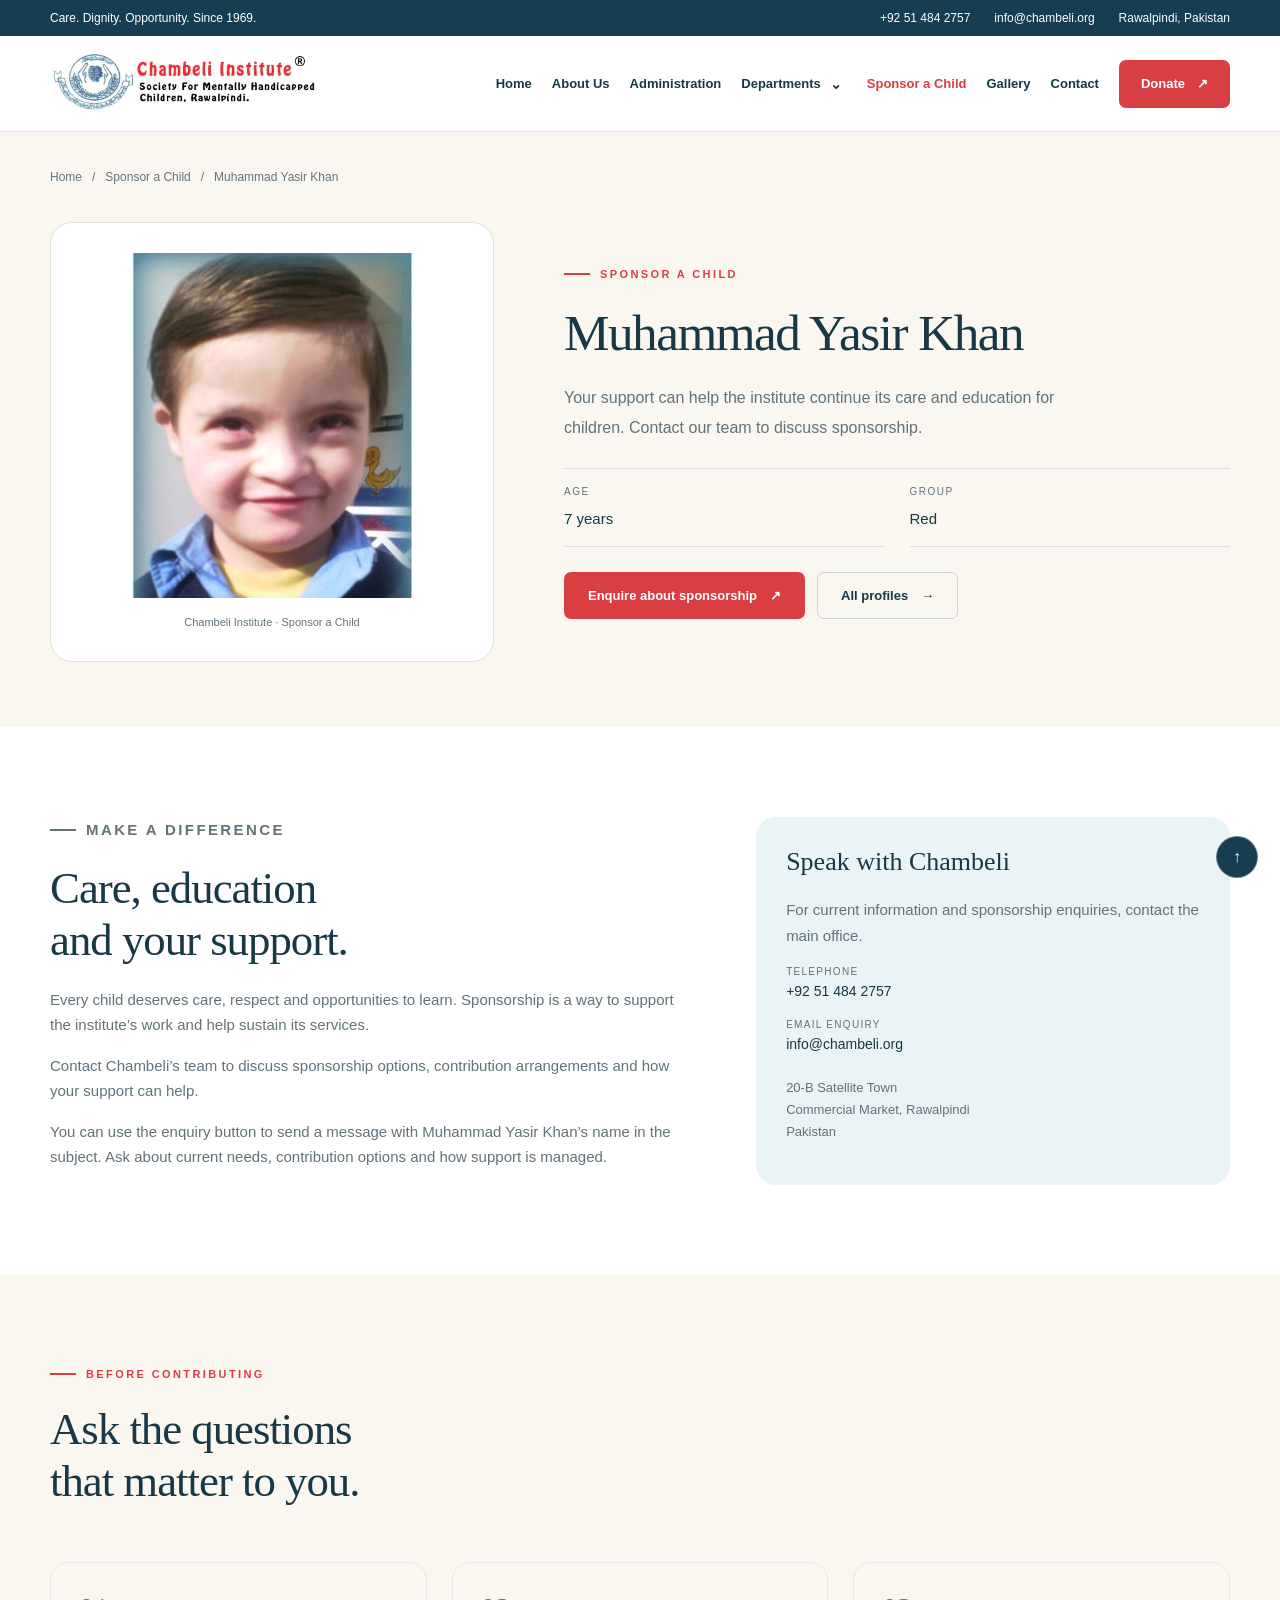
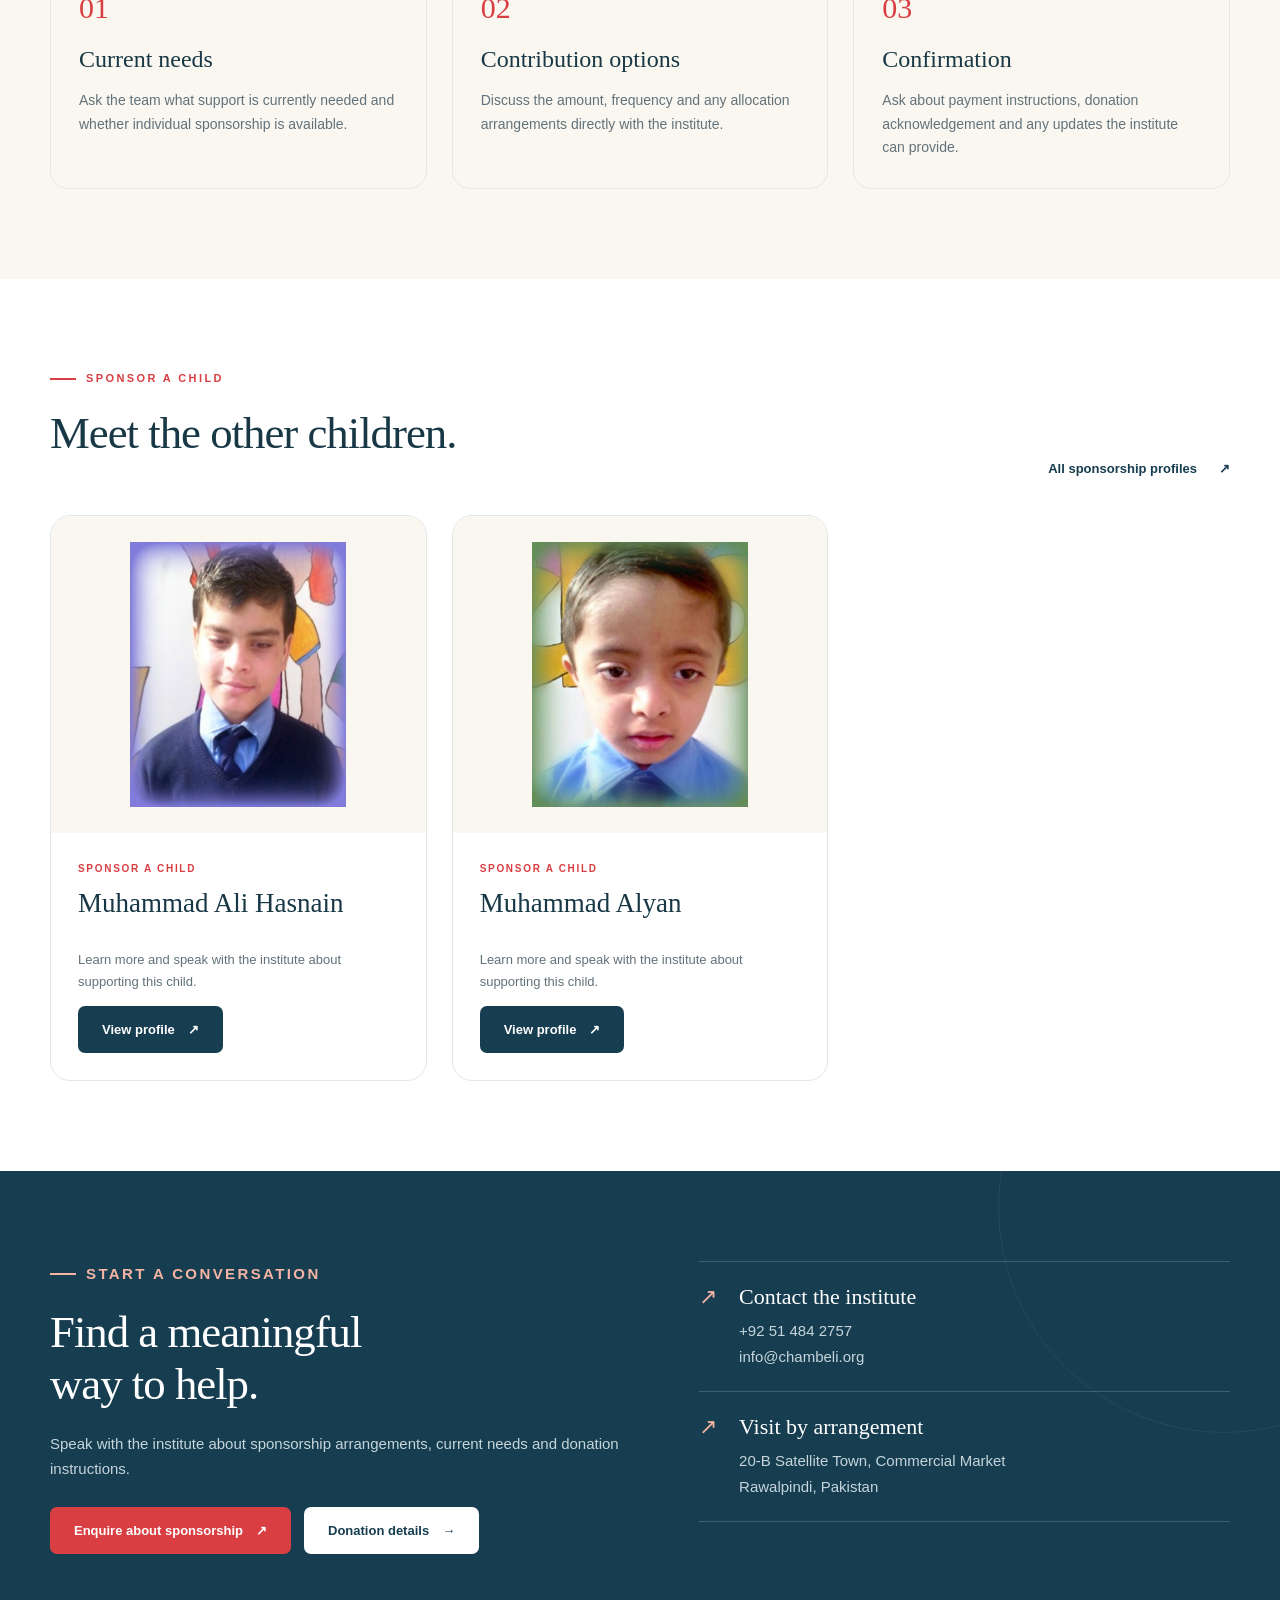
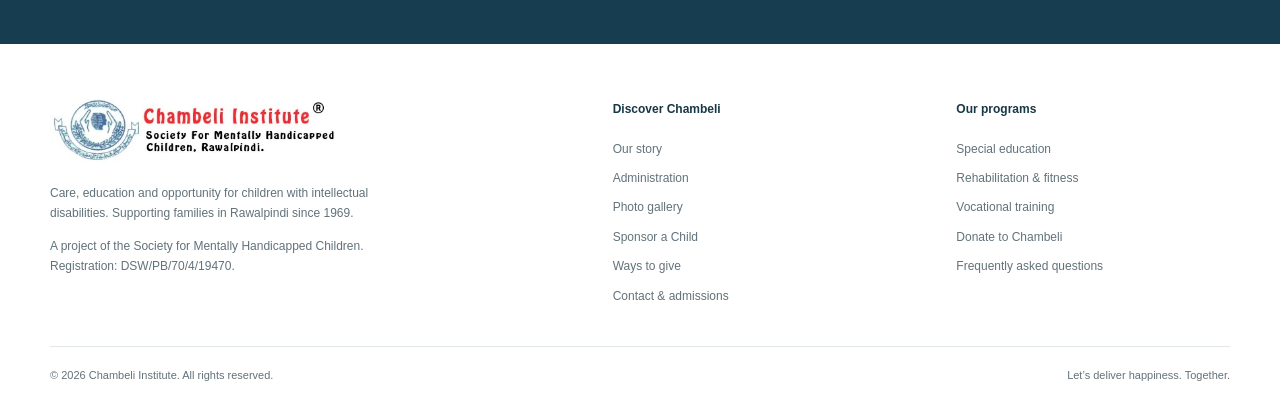
<file: muhammad-yasir-khan/index.html>
<!DOCTYPE html>
<html lang="en"><head><meta charset="UTF-8"><meta name="viewport" content="width=device-width, initial-scale=1"><title>Muhammad Yasir Khan — Sponsorship Profile | Chambeli Institute</title><meta name="description" content="Learn about Muhammad Yasir Khan and contact Chambeli Institute about sponsorship."><meta name="theme-color" content="#163d50"><meta property="og:title" content="Muhammad Yasir Khan — Sponsorship Profile | Chambeli Institute"><meta property="og:description" content="Learn about Muhammad Yasir Khan and contact Chambeli Institute about sponsorship."><meta property="og:type" content="website"><style>
:root{--navy:#163d50;--ink:#183845;--muted:#62727a;--red:#d93e42;--cream:#faf7f1;--line:#e2e8e8;--white:#fff;--blue:#eaf3f5;--radius:22px}*{box-sizing:border-box}html{scroll-behavior:smooth;scroll-padding-top:112px}body{margin:0;color:var(--ink);background:white;font:16px/1.7 Arial,Helvetica,sans-serif}a{color:inherit;text-decoration:none}button{font:inherit}img{display:block;width:100%;height:auto}button,a{-webkit-tap-highlight-color:transparent}a:focus-visible,button:focus-visible,summary:focus-visible{outline:3px solid #d73e43;outline-offset:5px}.container{width:min(1180px,calc(100% - 48px));margin:auto}.skip{position:fixed;left:20px;top:-100px;z-index:100;background:white;padding:12px}.skip:focus{top:12px}.topbar{background:var(--navy);color:#fff;font-size:12px;padding:8px 0}.topbar .container{display:flex;justify-content:space-between;gap:20px}.toplinks{display:flex;gap:24px}.site-header{position:sticky;top:0;z-index:30;background:rgba(255,255,255,.97);border-bottom:1px solid var(--line)}.navrow{display:flex;align-items:center;justify-content:space-between;gap:26px;min-height:95px}.logo{width:290px;flex-shrink:0}.navigation{display:flex;align-items:center;gap:24px;font-size:13px;font-weight:700}.navigation>a:not(.btn){padding:12px 0}.navigation>a:hover{color:var(--red)}.btn{display:inline-flex;align-items:center;justify-content:center;gap:13px;padding:13px 23px;border:1px solid transparent;border-radius:7px;font-size:13px;font-weight:700;line-height:1.5;cursor:pointer;transition:transform .2s,background .2s}.btn:hover{transform:translateY(-2px)}.btn-red{background:var(--red);color:white}.btn-red:hover{background:#ba3036;color:white!important}.btn-dark{background:var(--navy);color:white}.btn-outline{border-color:#c9d4d7;background:transparent}.btn-white{background:white;color:var(--navy)}.menu-toggle{display:none;background:none;border:1px solid var(--line);border-radius:7px;padding:8px 12px;color:var(--navy)}.eyebrow{font-size:11px;font-weight:800;text-transform:uppercase;letter-spacing:2.4px;color:var(--red);display:flex;align-items:center;gap:10px;margin:0 0 20px}.eyebrow:before{content:"";width:26px;height:2px;background:currentColor}.hero{background:var(--cream);overflow:hidden;position:relative}.hero-grid{display:grid;grid-template-columns:1fr 1fr;gap:58px;align-items:center;padding:70px 0 76px}.hero h1{font:500 clamp(44px,5.1vw,70px)/1.08 Georgia,serif;letter-spacing:-2.5px;margin:0 0 25px}.hero h1 em{font-weight:400;color:var(--red)}.lead{font-size:17px;line-height:1.9;color:var(--muted);max-width:500px}.actions{display:flex;flex-wrap:wrap;gap:13px;margin-top:29px}.hero-note{display:flex;align-items:center;gap:11px;margin-top:28px;font-size:12px;color:var(--muted)}.dot{height:8px;width:8px;background:#438470;border-radius:100%}.hero-visual{position:relative;padding:0 0 30px 15px}.hero-photo{height:470px;object-fit:cover;border-radius:120px 18px 18px 18px;background:#dfe6e5}.photo-label{position:absolute;bottom:7px;left:-15px;background:white;padding:22px 26px;border-radius:12px;box-shadow:0 14px 40px #18384512;display:flex;align-items:center;gap:16px}.photo-label b{font:36px/1 Georgia,serif;color:var(--red)}.photo-label span{font-size:12px;line-height:1.6}.visual-tag{position:absolute;top:25px;right:-16px;border-radius:100px;background:var(--navy);color:white;font-size:11px;letter-spacing:1px;padding:11px 17px}.intro-strip{border-bottom:1px solid var(--line)}.strip-grid{display:grid;grid-template-columns:repeat(3,1fr);padding:28px 0}.strip-item{display:flex;align-items:center;justify-content:center;gap:16px;border-right:1px solid var(--line)}.strip-item:last-child{border:0}.strip-item b{display:block;font-size:14px}.strip-item small{color:var(--muted);font-size:12px}.symbol{font:26px Georgia,serif;color:var(--red)}section.section{padding:90px 0}.section-title{font:500 clamp(32px,3.5vw,46px)/1.16 Georgia,serif;letter-spacing:-1px;margin:0 0 20px}.section-heading{display:flex;align-items:end;justify-content:space-between;gap:50px;margin-bottom:35px}.section-heading>div{max-width:600px}.section-heading>p{max-width:330px;color:var(--muted);font-size:14px;margin:0 0 20px}.cards{display:grid;grid-template-columns:repeat(3,1fr);gap:22px}.card{padding:32px;border:1px solid var(--line);border-radius:var(--radius);transition:box-shadow .2s,transform .2s}.card:hover{transform:translateY(-5px);box-shadow:0 15px 30px #18384509}.card:nth-child(2){background:var(--blue);border-color:var(--blue)}.card:nth-child(3){background:#fcf3ed;border-color:#fcf3ed}.card-icon{width:49px;height:49px;border-radius:14px;background:#f8ebeb;color:var(--red);display:grid;place-items:center;margin-bottom:27px}.card-icon svg{width:26px;height:26px;fill:none;stroke:currentColor;stroke-width:1.5}.card h3{font:25px/1.25 Georgia,serif;margin:0 0 15px}.card p{font-size:14px;color:var(--muted)}.card ul{padding-left:18px;font-size:13px;color:var(--muted);margin:20px 0 26px}.text-link{display:inline-flex;gap:22px;align-items:center;font-size:13px;font-weight:700;color:var(--navy)}.text-link:hover{color:var(--red)}.about{background:var(--cream)}.about-grid{display:grid;grid-template-columns:1fr 1fr;gap:75px;align-items:center}.about-photo{height:450px;object-fit:cover;border-radius:var(--radius)}.caption{font-size:11px;color:var(--muted);margin-top:10px}.about-copy p{font-size:15px;color:var(--muted)}.values{display:grid;grid-template-columns:1fr 1fr;gap:18px;margin:27px 0}.value{border-top:1px solid #d9dfda;padding-top:16px;font-size:13px}.value b{display:block;margin-bottom:5px}.value span{color:var(--muted);font-size:12px}.activities{display:grid;grid-template-columns:1.25fr 1fr;gap:23px}.activity{position:relative;overflow:hidden;border-radius:var(--radius);background:var(--navy)}.activity img{height:340px;object-fit:cover;transition:transform .4s}.activity:hover img{transform:scale(1.035)}.activity:after{content:"";position:absolute;inset:35% 0 0;background:linear-gradient(transparent,#102e40df)}.activity-copy{position:absolute;bottom:26px;left:28px;right:28px;color:#fff;z-index:1}.activity-copy small{text-transform:uppercase;letter-spacing:2px;font-size:10px}.activity-copy h3{font:28px/1.2 Georgia,serif;margin:9px 0}.support{background:var(--navy);color:#fff;position:relative;overflow:hidden}.support:before{content:"";position:absolute;width:450px;height:450px;border:1px solid #ffffff10;border-radius:100%;right:-170px;top:-190px;pointer-events:none}.support-grid{display:grid;grid-template-columns:1.1fr 1fr;gap:80px;align-items:start}.support .eyebrow{color:#f6b5a4}.support p{color:#c6d5db;font-size:15px}.support-options{border-top:1px solid #ffffff2b}.support-option{display:flex;gap:22px;padding:22px 0;border-bottom:1px solid #ffffff2b}.support-option>span{color:#f5b2a1;font:22px Georgia,serif}.support-option h3{font:22px Georgia,serif;margin:0 0 8px}.support-option p{font-size:13px;margin:0}.faq-grid{display:grid;grid-template-columns:.8fr 1.2fr;gap:80px}.faq-grid p{color:var(--muted);font-size:14px}details{border-bottom:1px solid var(--line);padding:19px 0}summary{font-size:15px;font-weight:700;cursor:pointer;list-style:none;padding-right:30px;position:relative}summary::-webkit-details-marker{display:none}summary:after{content:"+";position:absolute;right:4px;font-size:22px;top:-6px;color:var(--red)}details[open] summary:after{content:"−"}details p{margin-bottom:0}.contact-box{background:var(--cream);border:1px solid #ece7df;border-radius:var(--radius);padding:45px;display:grid;grid-template-columns:1.1fr 1fr;gap:50px}.contact-box p{color:var(--muted);font-size:14px}.contact-details{display:grid;gap:17px;align-content:center}.contact-details a,.contact-details address{font-style:normal;font-size:14px}.contact-details small{display:block;color:var(--muted);font-size:10px;text-transform:uppercase;letter-spacing:1.5px;margin-bottom:3px}.footer{padding:55px 0 0}.footer-grid{display:grid;grid-template-columns:1.8fr 1fr 1fr;gap:70px;padding-bottom:40px}.footer-logo{width:290px;max-width:100%;margin-bottom:17px}.footer p{font-size:12px;color:var(--muted);max-width:350px}.footer h3{font-size:12px;margin:0 0 19px}.footer-links{display:grid;gap:9px;font-size:12px;color:var(--muted)}.footer-links a:hover{color:var(--red)}.footer-bottom{border-top:1px solid var(--line);padding:19px 0;display:flex;justify-content:space-between;gap:20px;color:var(--muted);font-size:11px}.back-top{position:fixed;bottom:22px;right:22px;background:var(--navy);color:white;border:1px solid #fff5;width:42px;height:42px;border-radius:50%;display:grid;place-items:center;z-index:10}.contact-section{padding:0 0 35px}.muted{color:var(--muted)}
@media(min-width:1500px){.hero-grid{padding:90px 0}.hero-photo{height:510px}}@media(max-width:1050px){.logo{width:240px}.navigation{gap:15px;font-size:12px}.navigation .btn{padding:11px 15px}.hero-grid{gap:30px}.hero-photo{height:440px}.about-grid,.support-grid{gap:40px}.card{padding:25px}.faq-grid{gap:40px}}
@media(max-width:820px){.topbar .container>span{display:none}.toplinks{width:100%;justify-content:space-between}.navrow{min-height:82px}.logo{width:255px;max-width:calc(100% - 90px)}.menu-toggle{display:block}.navigation{display:none;position:absolute;top:100%;left:0;right:0;background:#fff;padding:20px 24px;box-shadow:0 12px 18px #18384512;align-items:stretch;gap:4px}.navigation.open{display:flex;flex-direction:column}.navigation .btn{margin-top:8px}.hero-grid{grid-template-columns:1fr;padding:48px 0 45px;gap:36px}.hero h1{max-width:650px;font-size:58px}.lead{max-width:620px}.hero-visual{padding-left:12px;max-width:650px;width:100%}.hero-photo{height:390px;border-radius:75px 18px 18px 18px}.photo-label{left:0}.visual-tag{right:-8px}.section-heading{display:block}.section-heading>p{max-width:600px}.cards{grid-template-columns:1fr}.card{padding:30px}.card ul{display:flex;flex-wrap:wrap;column-gap:35px}.about-grid,.support-grid,.faq-grid{grid-template-columns:1fr;gap:32px}.about-photo{height:380px}.activities{grid-template-columns:1fr 1fr}.activity img{height:300px}.activity-copy{left:20px}.activity-copy h3{font-size:24px}.contact-box{grid-template-columns:1fr;gap:20px}.footer-grid{gap:25px;grid-template-columns:1.5fr 1fr 1fr}.strip-item{gap:9px}.strip-item b{font-size:12px}.strip-item small{font-size:10px}.symbol{font-size:22px}section.section{padding:65px 0}}
@media(max-width:520px){.container{width:calc(100% - 36px)}.topbar{font-size:10px}.toplinks{gap:10px}.hero h1{font-size:47px;letter-spacing:-1.7px}.hero .lead{font-size:15px}.hero-photo{height:310px}.photo-label{padding:16px 20px}.photo-label b{font-size:30px}.visual-tag{font-size:9px}.strip-grid{grid-template-columns:1fr;padding:7px 0}.strip-item{justify-content:start;padding:13px 4px;border-right:0;border-bottom:1px solid var(--line);gap:18px}.strip-item b{font-size:13px}.strip-item small{font-size:11px}.section-title{font-size:35px}.eyebrow{font-size:10px;letter-spacing:1.8px}.activities{grid-template-columns:1fr}.activity img{height:310px}.about-photo{height:310px}.values{gap:14px}.contact-box{padding:28px}.footer-grid{grid-template-columns:1fr 1fr}.footer-brand{grid-column:1/-1}.footer-bottom{flex-direction:column;gap:5px}.btn{padding:13px 18px}.back-top{width:36px;height:36px;right:14px;bottom:14px}}
@media(prefers-reduced-motion:reduce){html{scroll-behavior:auto}*,*:before,*:after{transition:none!important}}

.breadcrumb{display:flex;flex-wrap:wrap;gap:10px;color:var(--muted);font-size:12px;margin-bottom:34px}.breadcrumb a:hover{color:var(--red)}.sponsor-hero{padding:35px 0 65px;background:var(--cream)}.sponsor-hero-grid{display:grid;grid-template-columns:1.2fr .8fr;gap:70px;align-items:center}.sponsor-hero h1{font:500 clamp(43px,4.8vw,64px)/1.1 Georgia,serif;letter-spacing:-2px;margin:0 0 23px}.sponsor-hero h1 em{font-weight:400;color:var(--red)}.sponsor-hero p{color:var(--muted);font-size:16px}.sponsor-aside{padding:30px;border:1px solid #e4dfd7;border-radius:20px;background:white}.sponsor-aside h2{font:29px/1.3 Georgia,serif;margin:0 0 18px}.sponsor-aside p{font-size:14px}.archive-note{border-left:3px solid var(--red);padding:13px 20px;background:var(--blue);font-size:13px;color:var(--muted);margin-bottom:32px}.sponsor-grid{display:grid;grid-template-columns:repeat(3,minmax(0,1fr));gap:25px}.sponsor-card{border:1px solid var(--line);border-radius:20px;overflow:hidden;display:flex;flex-direction:column}.sponsor-portrait{background:var(--cream);padding:26px;display:grid;place-items:center}.sponsor-portrait img{width:100%;max-width:245px;height:265px;object-fit:contain}.sponsor-copy{padding:27px;display:flex;flex-direction:column;flex:1}.sponsor-copy h3{font:27px/1.25 Georgia,serif;margin:10px 0 15px}.sponsor-copy h3 a:hover{color:var(--red)}.profile-tag{font-size:10px;color:var(--red);letter-spacing:1.7px;text-transform:uppercase;font-weight:bold}.sponsor-copy p{font-size:13px;color:var(--muted)}.sponsor-copy .btn{align-self:start;margin-top:auto}.help-grid{display:grid;grid-template-columns:repeat(3,1fr);gap:25px}.help-item{padding:28px;border:1px solid var(--line);border-radius:18px}.help-item>span{font:30px Georgia,serif;color:var(--red)}.help-item h3{font:24px/1.3 Georgia,serif;margin:17px 0 12px}.help-item p{font-size:14px;color:var(--muted);margin-bottom:0}.profile-hero{background:var(--cream);padding:35px 0 65px}.profile-grid{display:grid;grid-template-columns:.8fr 1.2fr;gap:70px;align-items:center}.profile-photo{margin:0;background:white;border:1px solid #e4dfd7;border-radius:22px;padding:30px}.profile-photo img{width:100%;height:345px;object-fit:contain}.profile-photo figcaption{font-size:11px;color:var(--muted);text-align:center;margin-top:15px}.profile-main h1{font:500 clamp(40px,4vw,58px)/1.15 Georgia,serif;letter-spacing:-1.5px;margin:0 0 20px}.profile-main .lead{font-size:16px}.record{display:grid;grid-template-columns:1fr 1fr;margin:25px 0 0;border-top:1px solid #d9dfdf;gap:0 25px}.record>div{padding:14px 0;border-bottom:1px solid #d9dfdf}.record dt{font-size:10px;color:var(--muted);letter-spacing:1.5px;text-transform:uppercase}.record dd{margin:6px 0 0;font-size:15px}.profile-story{display:grid;grid-template-columns:1.15fr .85fr;gap:65px}.profile-story p{font-size:15px;color:var(--muted)}.contact-panel{padding:30px;background:var(--blue);border-radius:20px}.contact-panel h3{font:26px Georgia,serif;margin:0 0 20px}.contact-panel a{display:block;font-size:14px;margin-top:12px}.contact-panel small{font-size:10px;letter-spacing:1.3px;text-transform:uppercase;display:block;color:var(--muted)}.contact-panel address{font-style:normal;color:var(--muted);font-size:13px;margin-top:20px}.profile-related{background:var(--cream)}.profile-related .sponsor-card{background:white}.sponsor-contact{display:grid;grid-template-columns:1.1fr 1fr;gap:65px}.sponsor-contact p{font-size:15px;color:#c6d5db}.sponsor-contact .actions{margin-top:25px}.sponsor-actions{display:flex;gap:12px;flex-wrap:wrap;margin-top:25px}
@media(max-width:1000px){.sponsor-hero-grid,.profile-grid{gap:35px}.sponsor-copy{padding:23px}.sponsor-copy h3{font-size:24px}.sponsor-grid{gap:18px}.sponsor-portrait{padding:20px}.sponsor-portrait img{height:235px}}@media(max-width:820px){.sponsor-hero-grid,.profile-grid,.profile-story,.sponsor-contact{grid-template-columns:1fr;gap:28px}.help-grid{grid-template-columns:1fr}.sponsor-grid{grid-template-columns:1fr}.sponsor-card{display:grid;grid-template-columns:.8fr 1.2fr}.sponsor-portrait img{height:240px}.sponsor-copy{padding:28px}.profile-photo{max-width:470px;width:100%;margin:auto}.profile-photo img{height:315px}.profile-main{max-width:650px}.sponsor-hero h1{max-width:650px}}
@media(max-width:520px){.sponsor-hero,.profile-hero{padding-bottom:42px}.sponsor-hero h1{font-size:43px;letter-spacing:-1px}.sponsor-card{display:flex}.sponsor-portrait img{height:270px}.sponsor-copy h3{font-size:27px}.profile-main h1{font-size:41px}.profile-photo{padding:25px}.profile-photo img{height:290px}.record{grid-template-columns:1fr}.breadcrumb{font-size:11px;gap:7px}.contact-panel{padding:25px}}
</style><link rel="stylesheet" href="/assets/site-navigation.css"><script src="/assets/site-navigation.js" defer></script></head><body id="top"><a class="skip" href="#main">Skip to content</a>
<div class="topbar"><div class="container"><span>Care. Dignity. Opportunity. Since 1969.</span><div class="toplinks"><a href="tel:+92514842757">+92 51 484 2757</a><a href="mailto:info@chambeli.org">info@chambeli.org</a><span>Rawalpindi, Pakistan</span></div></div></div>
<header class="site-header ch-header"><div class="container ch-navrow"><a class="ch-brand" href="/" aria-label="Chambeli Institute home"><img src="/assets/logo-new.webp" width="430" height="99" alt="Chambeli Institute — Society for Mentally Handicapped Children, Rawalpindi"></a><button class="ch-menu-button" type="button" aria-expanded="false" aria-controls="site-navigation">Menu <span aria-hidden="true">☰</span></button><nav class="ch-nav" id="site-navigation" aria-label="Main navigation"><a href="/">Home</a><a href="/about-foundation/">About Us</a><a href="/administration/">Administration</a><div class="ch-department"><div class="ch-department-row"><a class="ch-dept-link" href="/departments/">Departments</a><button class="ch-dropdown-button" type="button" aria-label="Show department pages" aria-expanded="true" aria-controls="department-dropdown"><span aria-hidden="true">⌄</span></button></div><div class="ch-dropdown" id="department-dropdown"><a href="/school/">School for Special Kids</a><a href="/rehabilitation-and-fitness-center/">Rehabilitation &amp; Fitness Center</a><a href="/female-vocational-training-center/">Female Vocational Training</a></div></div><a href="/gallery/">Gallery</a><a href="/contact/">Contact</a><a class="ch-donate" href="/donate-us/">Donate <span aria-hidden="true">↗</span></a></nav></div></header><main id="main"><section class="profile-hero"><div class="container"><nav class="breadcrumb" aria-label="Breadcrumb"><a href="/">Home</a><span aria-hidden="true">/</span><a href="/category/sponsor-a-child/">Sponsor a Child</a><span aria-hidden="true">/</span><span aria-current="page">Muhammad Yasir Khan</span></nav><div class="profile-grid"><figure class="profile-photo"><img src="/assets/sponsor-muhammad-yasir-khan.jpg" width="300" height="360" fetchpriority="high" alt="Muhammad Yasir Khan, profile photograph"><figcaption>Chambeli Institute · Sponsor a Child</figcaption></figure><div class="profile-main"><p class="eyebrow">Sponsor a Child</p><h1>Muhammad Yasir Khan</h1><p class="lead">Your support can help the institute continue its care and education for children. Contact our team to discuss sponsorship.</p><dl class="record"><div><dt>Age</dt><dd>7 years</dd></div><div><dt>Group</dt><dd>Red</dd></div></dl><div class="sponsor-actions"><a class="btn btn-red" href="mailto:info@chambeli.org?subject=Sponsorship%20enquiry%20-%20Muhammad%20Yasir%20Khan">Enquire about sponsorship <span aria-hidden="true">↗</span></a><a class="btn btn-outline" href="/category/sponsor-a-child/">All profiles <span aria-hidden="true">→</span></a></div></div></div></section>
<section class="section"><div class="container profile-story"><div><p class="eyebrow">Make a difference</p><h2 class="section-title">Care, education<br>and your support.</h2><p>Every child deserves care, respect and opportunities to learn. Sponsorship is a way to support the institute’s work and help sustain its services.</p><p>Contact Chambeli’s team to discuss sponsorship options, contribution arrangements and how your support can help.</p><p>You can use the enquiry button to send a message with Muhammad Yasir Khan’s name in the subject. Ask about current needs, contribution options and how support is managed.</p></div><aside class="contact-panel"><h3>Speak with Chambeli</h3><p>For current information and sponsorship enquiries, contact the main office.</p><a href="tel:+92514842757"><small>Telephone</small>+92 51 484 2757</a><a href="mailto:info@chambeli.org?subject=Sponsorship%20enquiry%20-%20Muhammad%20Yasir%20Khan"><small>Email enquiry</small>info@chambeli.org</a><address>20-B Satellite Town<br>Commercial Market, Rawalpindi<br>Pakistan</address></aside></div></section>
<section class="section about"><div class="container"><div class="section-heading"><div><p class="eyebrow">Before contributing</p><h2 class="section-title">Ask the questions<br>that matter to you.</h2></div></div><div class="help-grid"><article class="help-item"><span aria-hidden="true">01</span><h3>Current needs</h3><p>Ask the team what support is currently needed and whether individual sponsorship is available.</p></article><article class="help-item"><span aria-hidden="true">02</span><h3>Contribution options</h3><p>Discuss the amount, frequency and any allocation arrangements directly with the institute.</p></article><article class="help-item"><span aria-hidden="true">03</span><h3>Confirmation</h3><p>Ask about payment instructions, donation acknowledgement and any updates the institute can provide.</p></article></div></div></section>
<section class="section"><div class="container"><div class="section-heading"><div><p class="eyebrow">Sponsor a Child</p><h2 class="section-title">Meet the other children.</h2></div><a class="text-link" href="/category/sponsor-a-child/">All sponsorship profiles <span aria-hidden="true">↗</span></a></div><div class="sponsor-grid"><article class="sponsor-card"><a class="sponsor-portrait" href="/muhammad-ali-hasnain/" aria-label="View Muhammad Ali Hasnain’s profile"><img src="/assets/sponsor-muhammad-ali-hasnain.jpg" width="300" height="360" loading="lazy" alt="Muhammad Ali Hasnain, profile photograph"></a><div class="sponsor-copy"><span class="profile-tag">Sponsor a Child</span><h3><a href="/muhammad-ali-hasnain/">Muhammad Ali Hasnain</a></h3><p>Learn more and speak with the institute about supporting this child.</p><a class="btn btn-dark" href="/muhammad-ali-hasnain/">View profile <span aria-hidden="true">↗</span></a></div></article><article class="sponsor-card"><a class="sponsor-portrait" href="/muhammad-alyan/" aria-label="View Muhammad Alyan’s profile"><img src="/assets/sponsor-muhammad-alyan.jpg" width="300" height="360" loading="lazy" alt="Muhammad Alyan, profile photograph"></a><div class="sponsor-copy"><span class="profile-tag">Sponsor a Child</span><h3><a href="/muhammad-alyan/">Muhammad Alyan</a></h3><p>Learn more and speak with the institute about supporting this child.</p><a class="btn btn-dark" href="/muhammad-alyan/">View profile <span aria-hidden="true">↗</span></a></div></article></div></div></section><section class="section support"><div class="container sponsor-contact"><div><p class="eyebrow" style="color:#f6b5a4">Start a conversation</p><h2 class="section-title">Find a meaningful<br>way to help.</h2><p>Speak with the institute about sponsorship arrangements, current needs and donation instructions.</p><div class="actions"><a class="btn btn-red" href="mailto:info@chambeli.org?subject=Sponsorship%20enquiry%20-%20Muhammad%20Yasir%20Khan">Enquire about sponsorship <span aria-hidden="true">↗</span></a><a class="btn btn-white" href="/donate-us/">Donation details <span aria-hidden="true">→</span></a></div></div><div class="support-options"><div class="support-option"><span aria-hidden="true">↗</span><div><h3>Contact the institute</h3><p><a href="tel:+92514842757">+92 51 484 2757</a><br><a href="mailto:info@chambeli.org">info@chambeli.org</a></p></div></div><div class="support-option"><span aria-hidden="true">↗</span><div><h3>Visit by arrangement</h3><p>20-B Satellite Town, Commercial Market<br>Rawalpindi, Pakistan</p></div></div></div></div></section></main><footer class="footer"><div class="container"><div class="footer-grid"><div class="footer-brand"><a href="/"><img class="footer-logo" src="/assets/logo-new.webp" width="430" height="99" loading="lazy" alt="Chambeli Institute"></a><p>Care, education and opportunity for children with intellectual disabilities. Supporting families in Rawalpindi since 1969.</p><p>A project of the Society for Mentally Handicapped Children.<br>Registration: DSW/PB/70/4/19470.</p></div><div><h3>Discover Chambeli</h3><nav class="footer-links" aria-label="About and support"><a href="/about-foundation/">Our story</a><a href="/administration/">Administration</a><a href="/gallery/">Photo gallery</a><a href="/category/sponsor-a-child/">Sponsor a Child</a><a href="/donate-us/">Ways to give</a><a href="/contact/">Contact & admissions</a></nav></div><div><h3>Our programs</h3><nav class="footer-links" aria-label="Programs"><a href="/school/">Special education</a><a href="/rehabilitation-and-fitness-center/">Rehabilitation & fitness</a><a href="/female-vocational-training-center/">Vocational training</a><a href="/donate-us/">Donate to Chambeli</a><a href="/contact/">Frequently asked questions</a></nav></div></div><div class="footer-bottom"><span>© <span id="year">2026</span> Chambeli Institute. All rights reserved.</span><span>Let’s deliver happiness. Together.</span></div></div></footer><a href="#top" class="back-top" aria-label="Back to top">↑</a>

</body></html>
</file>
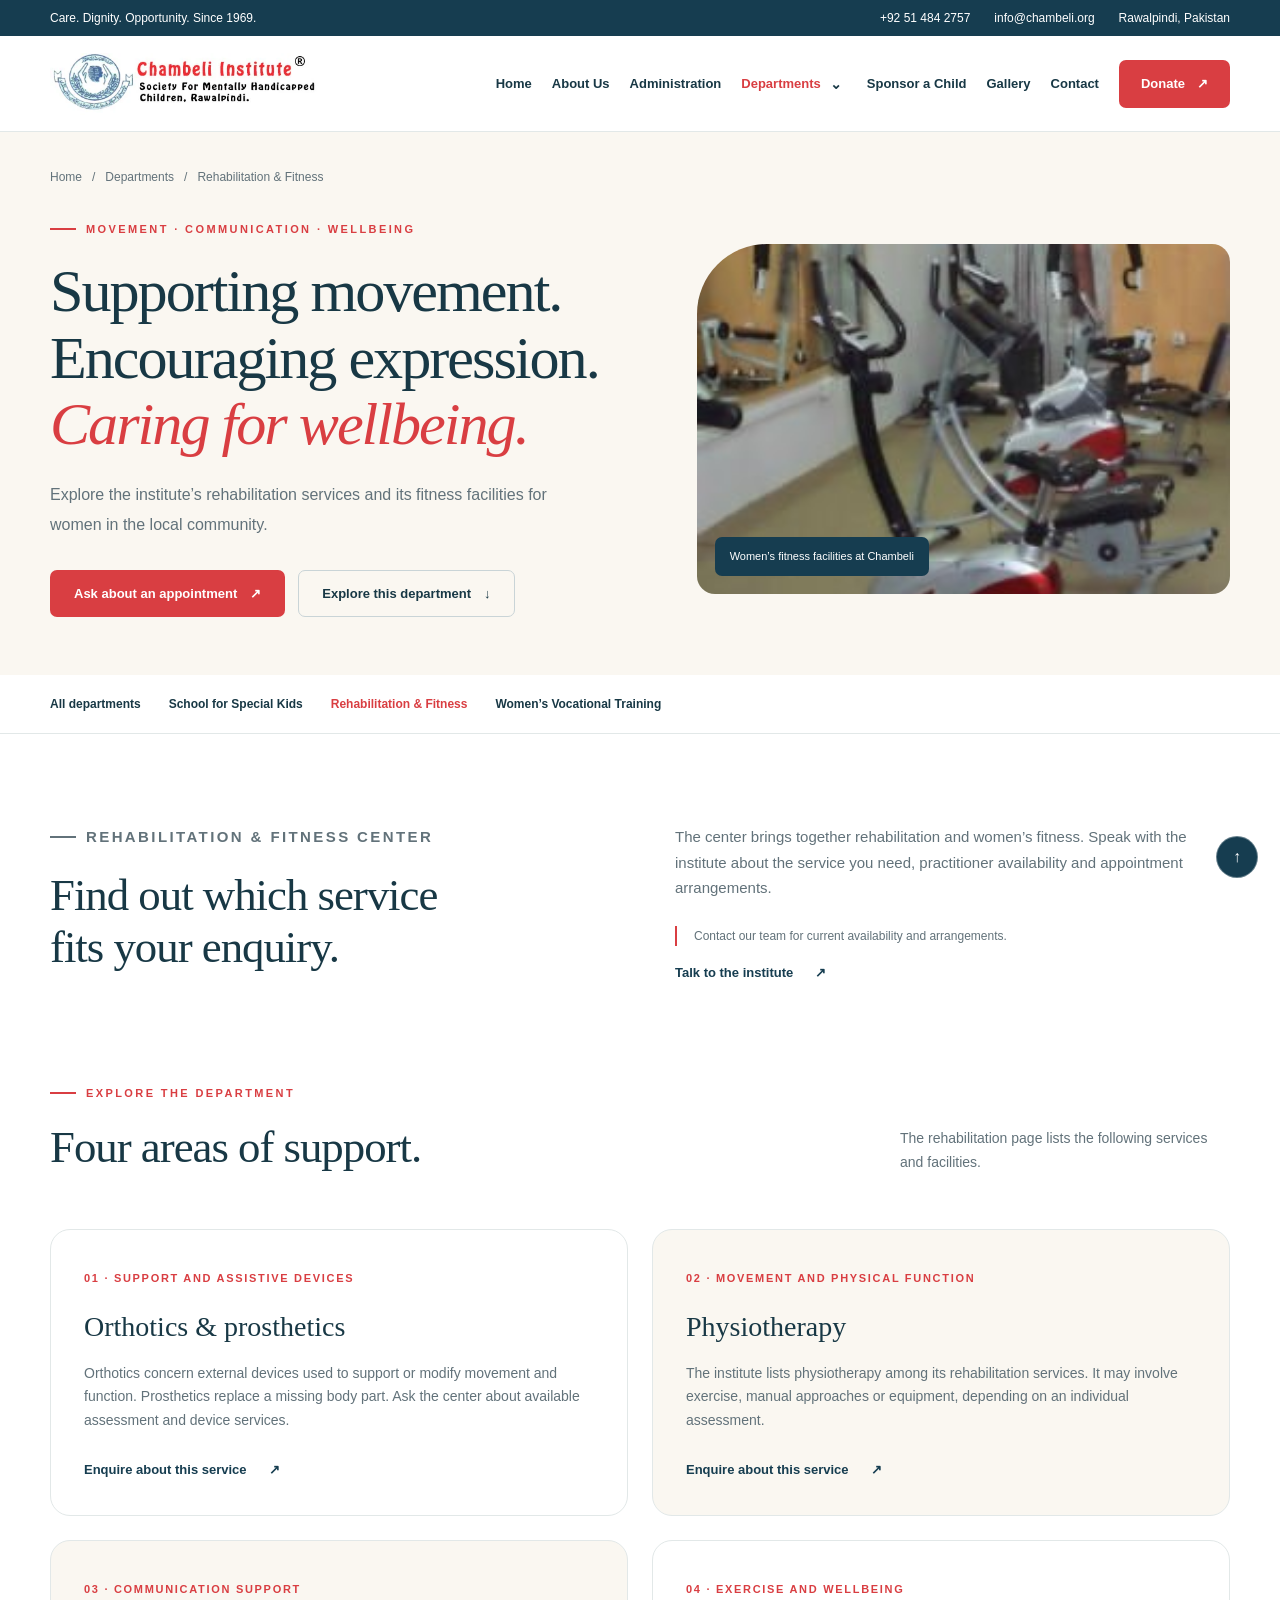
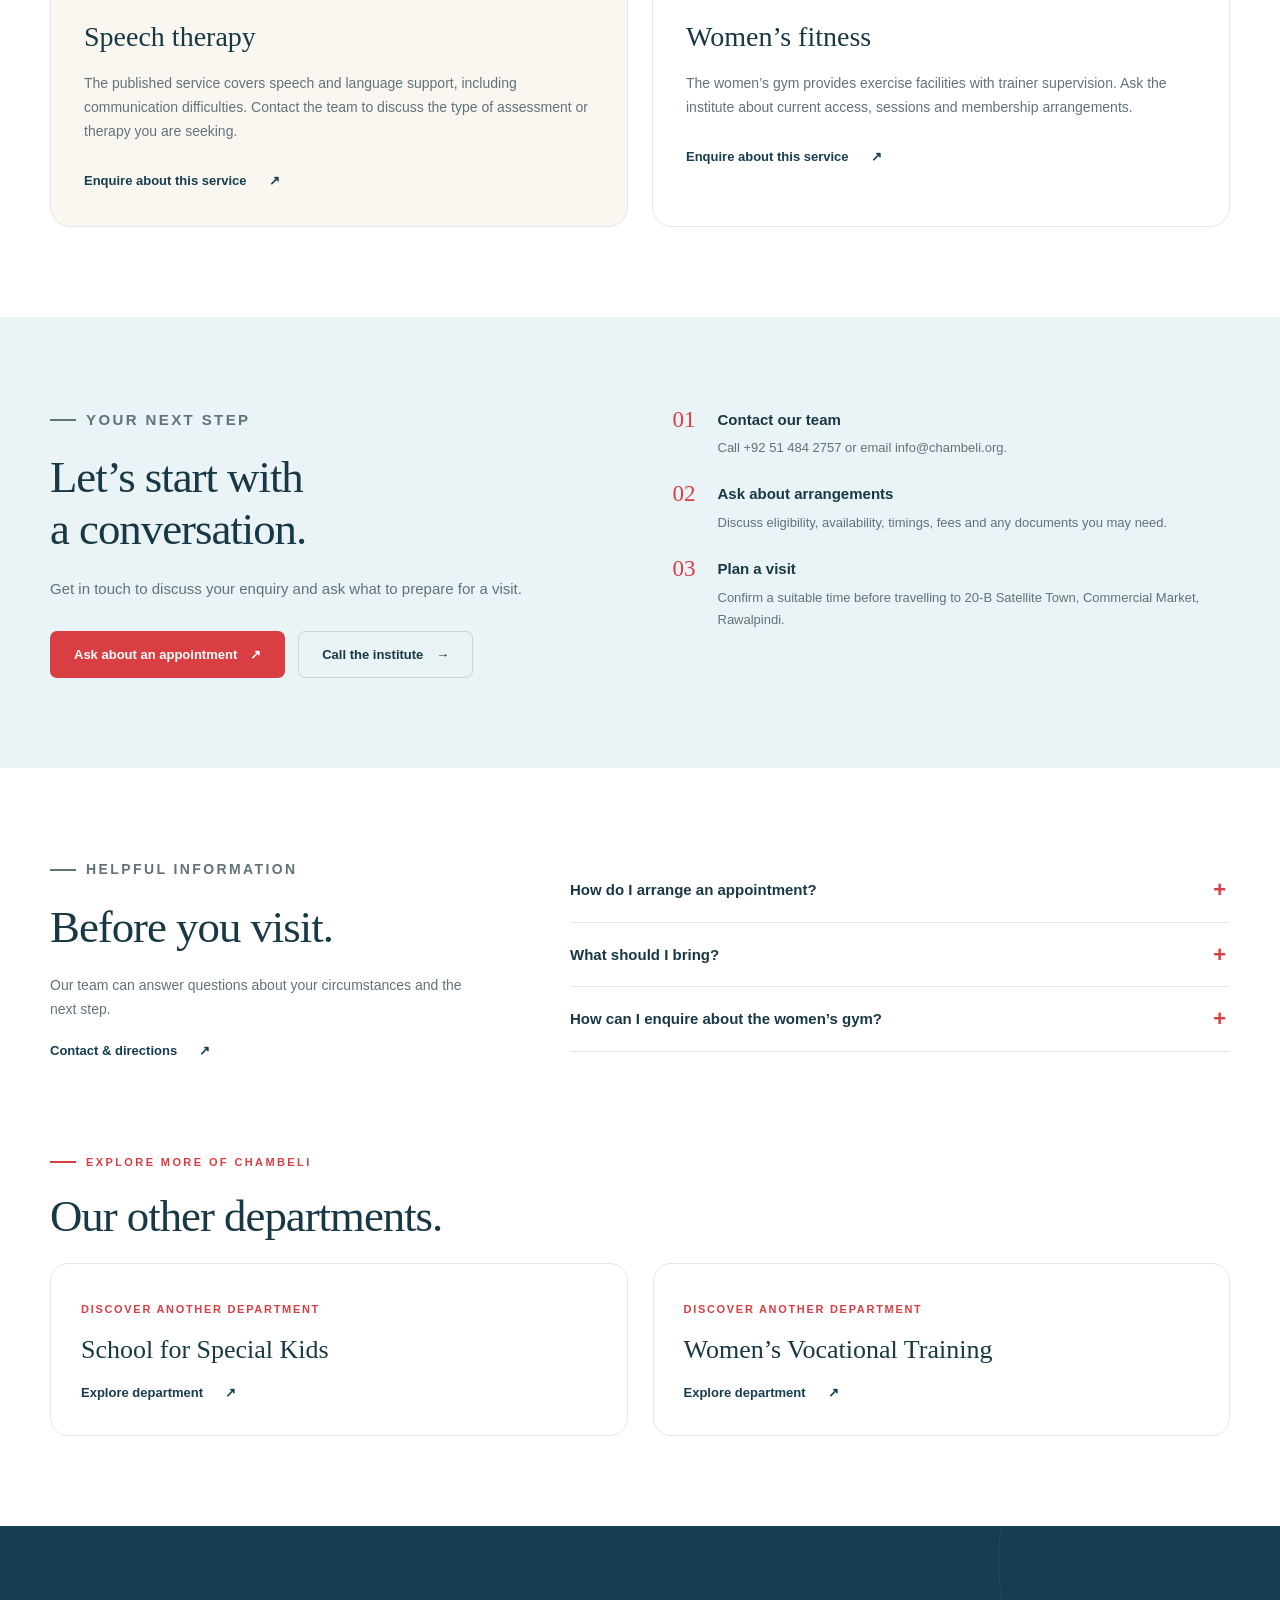
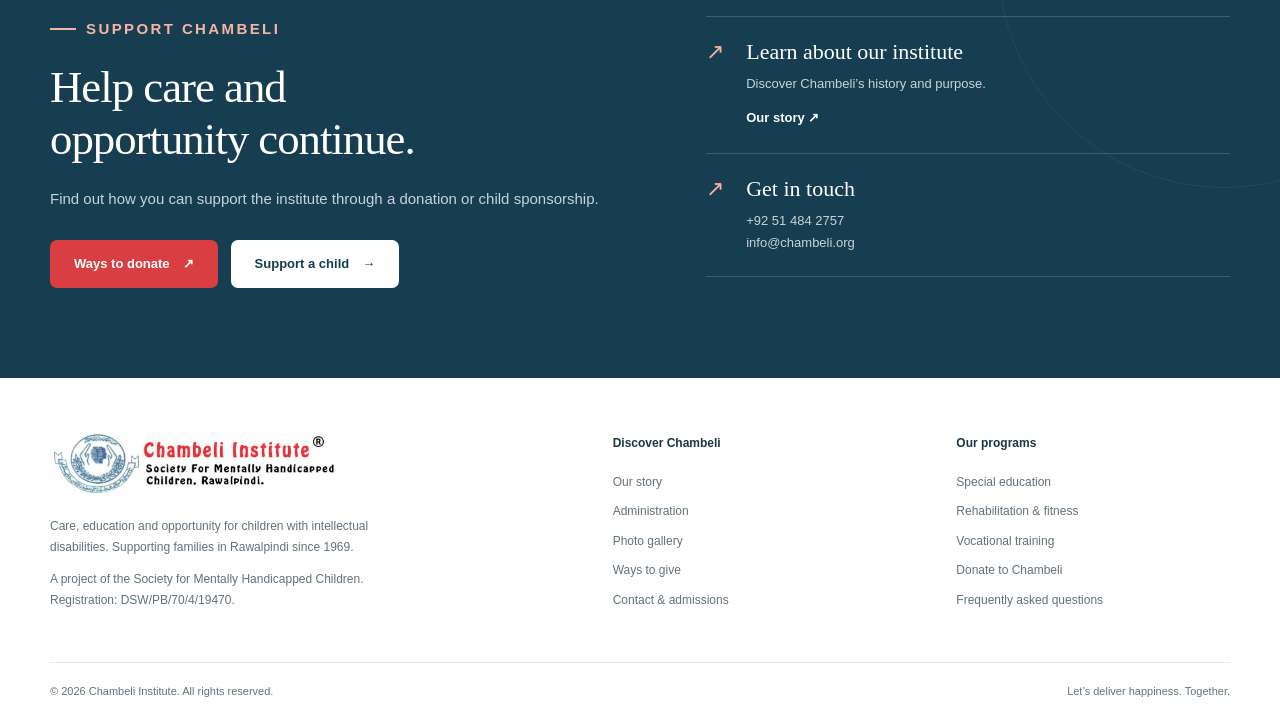
<file: rehabilitation-and-fitness-center/index.html>
<!DOCTYPE html>
<html lang="en"><head><meta charset="UTF-8"><meta name="viewport" content="width=device-width, initial-scale=1"><title>Rehabilitation &amp; Fitness Center | Chambeli Institute, Rawalpindi</title><meta name="description" content="Explore Chambeli’s rehabilitation and fitness services: orthotics and prosthetics, physiotherapy, speech therapy and women’s fitness in Rawalpindi."><meta name="theme-color" content="#163d50"><meta property="og:title" content="Rehabilitation &amp; Fitness Center | Chambeli Institute"><meta property="og:description" content="Explore Chambeli’s rehabilitation and fitness services: orthotics and prosthetics, physiotherapy, speech therapy and women’s fitness in Rawalpindi."><meta property="og:type" content="website"><style>
:root{--navy:#163d50;--ink:#183845;--muted:#62727a;--red:#d93e42;--cream:#faf7f1;--line:#e2e8e8;--white:#fff;--blue:#eaf3f5;--radius:22px}*{box-sizing:border-box}html{scroll-behavior:smooth;scroll-padding-top:112px}body{margin:0;color:var(--ink);background:white;font:16px/1.7 Arial,Helvetica,sans-serif}a{color:inherit;text-decoration:none}button{font:inherit}img{display:block;width:100%;height:auto}button,a{-webkit-tap-highlight-color:transparent}a:focus-visible,button:focus-visible,summary:focus-visible{outline:3px solid #d73e43;outline-offset:5px}.container{width:min(1180px,calc(100% - 48px));margin:auto}.skip{position:fixed;left:20px;top:-100px;z-index:100;background:white;padding:12px}.skip:focus{top:12px}.topbar{background:var(--navy);color:#fff;font-size:12px;padding:8px 0}.topbar .container{display:flex;justify-content:space-between;gap:20px}.toplinks{display:flex;gap:24px}.site-header{position:sticky;top:0;z-index:30;background:rgba(255,255,255,.97);border-bottom:1px solid var(--line)}.navrow{display:flex;align-items:center;justify-content:space-between;gap:26px;min-height:95px}.logo{width:290px;flex-shrink:0}.navigation{display:flex;align-items:center;gap:24px;font-size:13px;font-weight:700}.navigation>a:not(.btn){padding:12px 0}.navigation>a:hover{color:var(--red)}.btn{display:inline-flex;align-items:center;justify-content:center;gap:13px;padding:13px 23px;border:1px solid transparent;border-radius:7px;font-size:13px;font-weight:700;line-height:1.5;cursor:pointer;transition:transform .2s,background .2s}.btn:hover{transform:translateY(-2px)}.btn-red{background:var(--red);color:white}.btn-red:hover{background:#ba3036;color:white!important}.btn-dark{background:var(--navy);color:white}.btn-outline{border-color:#c9d4d7;background:transparent}.btn-white{background:white;color:var(--navy)}.menu-toggle{display:none;background:none;border:1px solid var(--line);border-radius:7px;padding:8px 12px;color:var(--navy)}.eyebrow{font-size:11px;font-weight:800;text-transform:uppercase;letter-spacing:2.4px;color:var(--red);display:flex;align-items:center;gap:10px;margin:0 0 20px}.eyebrow:before{content:"";width:26px;height:2px;background:currentColor}.hero{background:var(--cream);overflow:hidden;position:relative}.hero-grid{display:grid;grid-template-columns:1fr 1fr;gap:58px;align-items:center;padding:70px 0 76px}.hero h1{font:500 clamp(44px,5.1vw,70px)/1.08 Georgia,serif;letter-spacing:-2.5px;margin:0 0 25px}.hero h1 em{font-weight:400;color:var(--red)}.lead{font-size:17px;line-height:1.9;color:var(--muted);max-width:500px}.actions{display:flex;flex-wrap:wrap;gap:13px;margin-top:29px}.hero-note{display:flex;align-items:center;gap:11px;margin-top:28px;font-size:12px;color:var(--muted)}.dot{height:8px;width:8px;background:#438470;border-radius:100%}.hero-visual{position:relative;padding:0 0 30px 15px}.hero-photo{height:470px;object-fit:cover;border-radius:120px 18px 18px 18px;background:#dfe6e5}.photo-label{position:absolute;bottom:7px;left:-15px;background:white;padding:22px 26px;border-radius:12px;box-shadow:0 14px 40px #18384512;display:flex;align-items:center;gap:16px}.photo-label b{font:36px/1 Georgia,serif;color:var(--red)}.photo-label span{font-size:12px;line-height:1.6}.visual-tag{position:absolute;top:25px;right:-16px;border-radius:100px;background:var(--navy);color:white;font-size:11px;letter-spacing:1px;padding:11px 17px}.intro-strip{border-bottom:1px solid var(--line)}.strip-grid{display:grid;grid-template-columns:repeat(3,1fr);padding:28px 0}.strip-item{display:flex;align-items:center;justify-content:center;gap:16px;border-right:1px solid var(--line)}.strip-item:last-child{border:0}.strip-item b{display:block;font-size:14px}.strip-item small{color:var(--muted);font-size:12px}.symbol{font:26px Georgia,serif;color:var(--red)}section.section{padding:90px 0}.section-title{font:500 clamp(32px,3.5vw,46px)/1.16 Georgia,serif;letter-spacing:-1px;margin:0 0 20px}.section-heading{display:flex;align-items:end;justify-content:space-between;gap:50px;margin-bottom:35px}.section-heading>div{max-width:600px}.section-heading>p{max-width:330px;color:var(--muted);font-size:14px;margin:0 0 20px}.cards{display:grid;grid-template-columns:repeat(3,1fr);gap:22px}.card{padding:32px;border:1px solid var(--line);border-radius:var(--radius);transition:box-shadow .2s,transform .2s}.card:hover{transform:translateY(-5px);box-shadow:0 15px 30px #18384509}.card:nth-child(2){background:var(--blue);border-color:var(--blue)}.card:nth-child(3){background:#fcf3ed;border-color:#fcf3ed}.card-icon{width:49px;height:49px;border-radius:14px;background:#f8ebeb;color:var(--red);display:grid;place-items:center;margin-bottom:27px}.card-icon svg{width:26px;height:26px;fill:none;stroke:currentColor;stroke-width:1.5}.card h3{font:25px/1.25 Georgia,serif;margin:0 0 15px}.card p{font-size:14px;color:var(--muted)}.card ul{padding-left:18px;font-size:13px;color:var(--muted);margin:20px 0 26px}.text-link{display:inline-flex;gap:22px;align-items:center;font-size:13px;font-weight:700;color:var(--navy)}.text-link:hover{color:var(--red)}.about{background:var(--cream)}.about-grid{display:grid;grid-template-columns:1fr 1fr;gap:75px;align-items:center}.about-photo{height:450px;object-fit:cover;border-radius:var(--radius)}.caption{font-size:11px;color:var(--muted);margin-top:10px}.about-copy p{font-size:15px;color:var(--muted)}.values{display:grid;grid-template-columns:1fr 1fr;gap:18px;margin:27px 0}.value{border-top:1px solid #d9dfda;padding-top:16px;font-size:13px}.value b{display:block;margin-bottom:5px}.value span{color:var(--muted);font-size:12px}.activities{display:grid;grid-template-columns:1.25fr 1fr;gap:23px}.activity{position:relative;overflow:hidden;border-radius:var(--radius);background:var(--navy)}.activity img{height:340px;object-fit:cover;transition:transform .4s}.activity:hover img{transform:scale(1.035)}.activity:after{content:"";position:absolute;inset:35% 0 0;background:linear-gradient(transparent,#102e40df)}.activity-copy{position:absolute;bottom:26px;left:28px;right:28px;color:#fff;z-index:1}.activity-copy small{text-transform:uppercase;letter-spacing:2px;font-size:10px}.activity-copy h3{font:28px/1.2 Georgia,serif;margin:9px 0}.support{background:var(--navy);color:#fff;position:relative;overflow:hidden}.support:before{content:"";position:absolute;width:450px;height:450px;border:1px solid #ffffff10;border-radius:100%;right:-170px;top:-190px;pointer-events:none}.support-grid{display:grid;grid-template-columns:1.1fr 1fr;gap:80px;align-items:start}.support .eyebrow{color:#f6b5a4}.support p{color:#c6d5db;font-size:15px}.support-options{border-top:1px solid #ffffff2b}.support-option{display:flex;gap:22px;padding:22px 0;border-bottom:1px solid #ffffff2b}.support-option>span{color:#f5b2a1;font:22px Georgia,serif}.support-option h3{font:22px Georgia,serif;margin:0 0 8px}.support-option p{font-size:13px;margin:0}.faq-grid{display:grid;grid-template-columns:.8fr 1.2fr;gap:80px}.faq-grid p{color:var(--muted);font-size:14px}details{border-bottom:1px solid var(--line);padding:19px 0}summary{font-size:15px;font-weight:700;cursor:pointer;list-style:none;padding-right:30px;position:relative}summary::-webkit-details-marker{display:none}summary:after{content:"+";position:absolute;right:4px;font-size:22px;top:-6px;color:var(--red)}details[open] summary:after{content:"−"}details p{margin-bottom:0}.contact-box{background:var(--cream);border:1px solid #ece7df;border-radius:var(--radius);padding:45px;display:grid;grid-template-columns:1.1fr 1fr;gap:50px}.contact-box p{color:var(--muted);font-size:14px}.contact-details{display:grid;gap:17px;align-content:center}.contact-details a,.contact-details address{font-style:normal;font-size:14px}.contact-details small{display:block;color:var(--muted);font-size:10px;text-transform:uppercase;letter-spacing:1.5px;margin-bottom:3px}.footer{padding:55px 0 0}.footer-grid{display:grid;grid-template-columns:1.8fr 1fr 1fr;gap:70px;padding-bottom:40px}.footer-logo{width:290px;max-width:100%;margin-bottom:17px}.footer p{font-size:12px;color:var(--muted);max-width:350px}.footer h3{font-size:12px;margin:0 0 19px}.footer-links{display:grid;gap:9px;font-size:12px;color:var(--muted)}.footer-links a:hover{color:var(--red)}.footer-bottom{border-top:1px solid var(--line);padding:19px 0;display:flex;justify-content:space-between;gap:20px;color:var(--muted);font-size:11px}.back-top{position:fixed;bottom:22px;right:22px;background:var(--navy);color:white;border:1px solid #fff5;width:42px;height:42px;border-radius:50%;display:grid;place-items:center;z-index:10}.contact-section{padding:0 0 35px}.muted{color:var(--muted)}
@media(min-width:1500px){.hero-grid{padding:90px 0}.hero-photo{height:510px}}@media(max-width:1050px){.logo{width:240px}.navigation{gap:15px;font-size:12px}.navigation .btn{padding:11px 15px}.hero-grid{gap:30px}.hero-photo{height:440px}.about-grid,.support-grid{gap:40px}.card{padding:25px}.faq-grid{gap:40px}}
@media(max-width:820px){.topbar .container>span{display:none}.toplinks{width:100%;justify-content:space-between}.navrow{min-height:82px}.logo{width:255px;max-width:calc(100% - 90px)}.menu-toggle{display:block}.navigation{display:none;position:absolute;top:100%;left:0;right:0;background:#fff;padding:20px 24px;box-shadow:0 12px 18px #18384512;align-items:stretch;gap:4px}.navigation.open{display:flex;flex-direction:column}.navigation .btn{margin-top:8px}.hero-grid{grid-template-columns:1fr;padding:48px 0 45px;gap:36px}.hero h1{max-width:650px;font-size:58px}.lead{max-width:620px}.hero-visual{padding-left:12px;max-width:650px;width:100%}.hero-photo{height:390px;border-radius:75px 18px 18px 18px}.photo-label{left:0}.visual-tag{right:-8px}.section-heading{display:block}.section-heading>p{max-width:600px}.cards{grid-template-columns:1fr}.card{padding:30px}.card ul{display:flex;flex-wrap:wrap;column-gap:35px}.about-grid,.support-grid,.faq-grid{grid-template-columns:1fr;gap:32px}.about-photo{height:380px}.activities{grid-template-columns:1fr 1fr}.activity img{height:300px}.activity-copy{left:20px}.activity-copy h3{font-size:24px}.contact-box{grid-template-columns:1fr;gap:20px}.footer-grid{gap:25px;grid-template-columns:1.5fr 1fr 1fr}.strip-item{gap:9px}.strip-item b{font-size:12px}.strip-item small{font-size:10px}.symbol{font-size:22px}section.section{padding:65px 0}}
@media(max-width:520px){.container{width:calc(100% - 36px)}.topbar{font-size:10px}.toplinks{gap:10px}.hero h1{font-size:47px;letter-spacing:-1.7px}.hero .lead{font-size:15px}.hero-photo{height:310px}.photo-label{padding:16px 20px}.photo-label b{font-size:30px}.visual-tag{font-size:9px}.strip-grid{grid-template-columns:1fr;padding:7px 0}.strip-item{justify-content:start;padding:13px 4px;border-right:0;border-bottom:1px solid var(--line);gap:18px}.strip-item b{font-size:13px}.strip-item small{font-size:11px}.section-title{font-size:35px}.eyebrow{font-size:10px;letter-spacing:1.8px}.activities{grid-template-columns:1fr}.activity img{height:310px}.about-photo{height:310px}.values{gap:14px}.contact-box{padding:28px}.footer-grid{grid-template-columns:1fr 1fr}.footer-brand{grid-column:1/-1}.footer-bottom{flex-direction:column;gap:5px}.btn{padding:13px 18px}.back-top{width:36px;height:36px;right:14px;bottom:14px}}
@media(prefers-reduced-motion:reduce){html{scroll-behavior:auto}*,*:before,*:after{transition:none!important}}

.navigation{gap:18px}.breadcrumb{display:flex;flex-wrap:wrap;gap:10px;font-size:12px;color:var(--muted);margin-bottom:32px}.breadcrumb a:hover{color:var(--red)}.detail-hero{padding:35px 0 58px;background:var(--cream)}.detail-hero-grid{display:grid;grid-template-columns:1.1fr 1fr;gap:60px;align-items:center}.detail-hero h1{font:500 clamp(42px,4.7vw,63px)/1.1 Georgia,serif;letter-spacing:-2px;margin:0 0 23px}.detail-hero h1 em{font-weight:400;color:var(--red)}.detail-hero .lead{font-size:16px}.detail-hero figure{margin:0;position:relative}.detail-hero img{height:350px;object-fit:cover;border-radius:70px 18px 18px 18px}.detail-hero figcaption{position:absolute;left:18px;bottom:18px;right:18px;background:var(--navy);color:#fff;border-radius:7px;font-size:11px;padding:10px 15px;width:fit-content;max-width:calc(100% - 36px)}.department-nav{border-bottom:1px solid var(--line)}.department-nav .container{display:flex;gap:28px;align-items:center;flex-wrap:wrap;padding-top:20px;padding-bottom:20px}.department-nav a{font-size:12px;font-weight:bold;line-height:1.5}.department-nav a[aria-current]{color:var(--red)}.department-nav a:hover{color:var(--red)}.detail-intro{display:grid;grid-template-columns:1fr 1fr;gap:70px}.detail-intro p{color:var(--muted);font-size:15px;margin-top:0}.detail-note{font-size:12px!important;padding-left:17px;border-left:2px solid var(--red);margin-top:25px!important}.feature-stack{display:grid;gap:45px}.feature{display:grid;grid-template-columns:.8fr 1.2fr;gap:45px;align-items:center;padding:30px;background:var(--cream);border-radius:20px}.feature:nth-child(even){background:var(--blue)}.feature img{height:240px;object-fit:cover;border-radius:12px}.feature-num{font-size:11px;letter-spacing:2px;font-weight:bold;color:var(--red)}.feature h3{font:30px/1.25 Georgia,serif;margin:10px 0 15px}.feature p{font-size:14px;color:var(--muted);margin:0}.service-grid{display:grid;grid-template-columns:1fr 1fr;gap:24px}.service-card{padding:33px;border:1px solid var(--line);border-radius:20px}.service-card:nth-child(2),.service-card:nth-child(3){background:var(--cream)}.service-card h3{font:28px/1.25 Georgia,serif;margin:18px 0}.service-card p{font-size:14px;color:var(--muted)}.service-label{font-size:11px;font-weight:bold;text-transform:uppercase;letter-spacing:1.7px;color:var(--red)}.service-card .text-link{margin-top:12px}.training-grid{display:grid;grid-template-columns:repeat(3,minmax(0,1fr));gap:24px}.training-card{border:1px solid var(--line);border-radius:20px;overflow:hidden}.training-card img{height:235px;object-fit:cover}.training-copy{padding:26px}.training-copy h3{font:28px Georgia,serif;margin:12px 0}.training-copy p{font-size:14px;color:var(--muted);margin-bottom:0}.enquiry-band{background:var(--blue)}.enquiry-grid{display:grid;grid-template-columns:1fr 1fr;gap:65px;align-items:start}.enquiry-grid p{font-size:15px;color:var(--muted)}.enquiry-steps{display:grid;gap:22px}.enquiry-step{display:grid;grid-template-columns:30px 1fr;gap:15px}.enquiry-step>span{font:23px Georgia,serif;color:var(--red)}.enquiry-step h3{font-size:15px;margin:0 0 5px}.enquiry-step p{font-size:13px;margin:0}.related-grid{display:grid;grid-template-columns:1fr 1fr;gap:25px}.related-card{padding:30px;border:1px solid var(--line);border-radius:18px}.related-card:hover{background:var(--cream)}.related-card h3{font:26px/1.25 Georgia,serif;margin:12px 0}.related-card p{font-size:14px;color:var(--muted)}.detail-contact{padding:30px;border:1px solid var(--line);border-radius:18px}.detail-contact address{font-size:14px;font-style:normal;color:var(--muted)}
@media(max-width:1050px){.detail-hero-grid{gap:30px}.feature{gap:30px}.training-copy{padding:23px}.training-copy h3{font-size:25px}}@media(max-width:820px){.detail-hero-grid,.detail-intro,.enquiry-grid{grid-template-columns:1fr;gap:27px}.detail-hero img{height:350px}.service-grid{gap:18px}.feature{gap:25px;padding:25px;grid-template-columns:1fr 1.1fr}.feature img{height:250px}.training-grid{grid-template-columns:1fr}.training-card{display:grid;grid-template-columns:.8fr 1.2fr}.training-card img{height:100%;min-height:230px}.department-nav .container{gap:16px 25px}.detail-hero h1{max-width:650px}}
@media(max-width:520px){.detail-hero{padding-bottom:42px}.detail-hero h1{font-size:43px;letter-spacing:-1.2px}.detail-hero img{height:280px}.department-nav .container{flex-direction:column;align-items:start;gap:12px}.feature,.service-grid,.related-grid{grid-template-columns:1fr}.feature{gap:22px;padding:22px}.feature img{height:225px}.feature-stack{gap:24px}.feature h3{font-size:27px}.service-card{padding:26px}.training-card{display:block}.training-card img{height:240px;min-height:0}.related-card{padding:26px}.breadcrumb{font-size:11px;gap:7px}}
</style><script type="application/ld+json">{"@context": "https://schema.org", "@type": "WebPage", "name": "Rehabilitation & Fitness Center | Chambeli Institute", "description": "Explore Chambeli\u2019s rehabilitation and fitness services: orthotics and prosthetics, physiotherapy, speech therapy and women\u2019s fitness in Rawalpindi."}</script><link rel="stylesheet" href="/assets/site-navigation.css">
<script src="/assets/site-navigation.js" defer></script>
</head><body id="top"><a class="skip" href="#main">Skip to content</a>
<div class="topbar"><div class="container"><span>Care. Dignity. Opportunity. Since 1969.</span><div class="toplinks"><a href="tel:+92514842757">+92 51 484 2757</a><a href="mailto:info@chambeli.org">info@chambeli.org</a><span>Rawalpindi, Pakistan</span></div></div></div>
<header class="site-header ch-header"><div class="container ch-navrow"><a class="ch-brand" href="/" aria-label="Chambeli Institute home"><img src="/assets/logo-new.webp" width="430" height="99" alt="Chambeli Institute — Society for Mentally Handicapped Children, Rawalpindi"></a><button class="ch-menu-button" type="button" aria-expanded="false" aria-controls="site-navigation">Menu <span aria-hidden="true">☰</span></button><nav class="ch-nav" id="site-navigation" aria-label="Main navigation"><a href="/">Home</a><a href="/about-foundation/">About Us</a><a href="/administration/">Administration</a><div class="ch-department"><div class="ch-department-row"><a class="ch-dept-link ch-parent-active" href="/departments/">Departments</a><button class="ch-dropdown-button" type="button" aria-label="Show department pages" aria-expanded="true" aria-controls="department-dropdown"><span aria-hidden="true">⌄</span></button></div><div class="ch-dropdown" id="department-dropdown"><a href="/school/">School for Special Kids</a><a href="/rehabilitation-and-fitness-center/" aria-current="page">Rehabilitation &amp; Fitness Center</a><a href="/female-vocational-training-center/">Female Vocational Training</a></div></div><a href="/gallery/">Gallery</a><a href="/contact/">Contact</a><a class="ch-donate" href="/donate-us/">Donate <span aria-hidden="true">↗</span></a></nav></div></header>
<main id="main"><section class="detail-hero" aria-labelledby="page-title"><div class="container"><nav class="breadcrumb" aria-label="Breadcrumb"><a href="/">Home</a><span aria-hidden="true">/</span><a href="/departments/">Departments</a><span aria-hidden="true">/</span><span aria-current="page">Rehabilitation &amp; Fitness</span></nav><div class="detail-hero-grid"><div><p class="eyebrow">Movement · Communication · Wellbeing</p><h1 id="page-title">Supporting movement.<br>Encouraging expression.<br><em>Caring for wellbeing.</em></h1><p class="lead">Explore the institute’s rehabilitation services and its fitness facilities for women in the local community.</p><div class="actions"><a class="btn btn-red" href="#enquire">Ask about an appointment <span aria-hidden="true">↗</span></a><a class="btn btn-outline" href="#explore">Explore this department <span aria-hidden="true">↓</span></a></div></div><figure><img src="/assets/rehabilitation-fitness.jpg" width="640" height="480" fetchpriority="high" alt="Exercise equipment in Chambeli Institute’s women’s fitness center"><figcaption>Women’s fitness facilities at Chambeli</figcaption></figure></div></div></section><nav class="department-nav" aria-label="Department pages"><div class="container"><a href="/departments/">All departments</a><a href="/school/">School for Special Kids</a><a href="/rehabilitation-and-fitness-center/" aria-current="page">Rehabilitation &amp; Fitness</a><a href="/female-vocational-training-center/">Women’s Vocational Training</a></div></nav><section class="section"><div class="container detail-intro"><div><p class="eyebrow">Rehabilitation &amp; Fitness Center</p><h2 class="section-title">Find out which service<br>fits your enquiry.</h2></div><div><p>The center brings together rehabilitation and women’s fitness. Speak with the institute about the service you need, practitioner availability and appointment arrangements.</p><p class="detail-note">Contact our team for current availability and arrangements.</p><a class="text-link" href="/contact/">Talk to the institute <span aria-hidden="true">↗</span></a></div></div></section><section class="section" id="explore" style="padding-top:0"><div class="container"><div class="section-heading"><div><p class="eyebrow">Explore the department</p><h2 class="section-title">Four areas of support.</h2></div><p>The rehabilitation page lists the following services and facilities.</p></div><div class="service-grid"><article class="service-card"><span class="service-label">01 · Support and assistive devices</span><h3>Orthotics &amp; prosthetics</h3><p>Orthotics concern external devices used to support or modify movement and function. Prosthetics replace a missing body part. Ask the center about available assessment and device services.</p><a class="text-link" href="mailto:info@chambeli.org?subject=Orthotics%20%26%20prosthetics%20enquiry">Enquire about this service <span aria-hidden="true">↗</span></a></article><article class="service-card"><span class="service-label">02 · Movement and physical function</span><h3>Physiotherapy</h3><p>The institute lists physiotherapy among its rehabilitation services. It may involve exercise, manual approaches or equipment, depending on an individual assessment.</p><a class="text-link" href="mailto:info@chambeli.org?subject=Physiotherapy%20enquiry">Enquire about this service <span aria-hidden="true">↗</span></a></article><article class="service-card"><span class="service-label">03 · Communication support</span><h3>Speech therapy</h3><p>The published service covers speech and language support, including communication difficulties. Contact the team to discuss the type of assessment or therapy you are seeking.</p><a class="text-link" href="mailto:info@chambeli.org?subject=Speech%20therapy%20enquiry">Enquire about this service <span aria-hidden="true">↗</span></a></article><article class="service-card"><span class="service-label">04 · Exercise and wellbeing</span><h3>Women’s fitness</h3><p>The women’s gym provides exercise facilities with trainer supervision. Ask the institute about current access, sessions and membership arrangements.</p><a class="text-link" href="mailto:info@chambeli.org?subject=Women%E2%80%99s%20fitness%20enquiry">Enquire about this service <span aria-hidden="true">↗</span></a></article></div></div></section><section class="section enquiry-band" id="enquire"><div class="container enquiry-grid"><div><p class="eyebrow">Your next step</p><h2 class="section-title">Let’s start with<br>a conversation.</h2><p>Get in touch to discuss your enquiry and ask what to prepare for a visit.</p><div class="actions"><a class="btn btn-red" href="mailto:info@chambeli.org?subject=Rehabilitation%20and%20fitness%20enquiry">Ask about an appointment <span aria-hidden="true">↗</span></a><a class="btn btn-outline" href="tel:+92514842757">Call the institute <span aria-hidden="true">→</span></a></div></div><div class="enquiry-steps"><div class="enquiry-step"><span aria-hidden="true">01</span><div><h3>Contact our team</h3><p>Call +92 51 484 2757 or email info@chambeli.org.</p></div></div><div class="enquiry-step"><span aria-hidden="true">02</span><div><h3>Ask about arrangements</h3><p>Discuss eligibility, availability, timings, fees and any documents you may need.</p></div></div><div class="enquiry-step"><span aria-hidden="true">03</span><div><h3>Plan a visit</h3><p>Confirm a suitable time before travelling to 20-B Satellite Town, Commercial Market, Rawalpindi.</p></div></div></div></div></section><section class="section"><div class="container faq-grid"><div><p class="eyebrow">Helpful information</p><h2 class="section-title">Before you visit.</h2><p>Our team can answer questions about your circumstances and the next step.</p><a class="text-link" href="/contact/">Contact & directions <span aria-hidden="true">↗</span></a></div><div><details><summary>How do I arrange an appointment?</summary><p>Call or email the institute, describe the service you are seeking and ask about practitioner availability and booking arrangements.</p></details><details><summary>What should I bring?</summary><p>Ask the team whether a referral, reports, previous assessments or other documents are needed for your visit.</p></details><details><summary>How can I enquire about the women’s gym?</summary><p>Contact the institute to confirm session timings, membership arrangements, fees and trainer availability.</p></details></div></div></section><section class="section" style="padding-top:0"><div class="container"><p class="eyebrow">Explore more of Chambeli</p><h2 class="section-title">Our other departments.</h2><div class="related-grid"><a class="related-card" href="/school/"><span class="service-label">Discover another department</span><h3>School for Special Kids</h3><span class="text-link">Explore department <span aria-hidden="true">↗</span></span></a><a class="related-card" href="/female-vocational-training-center/"><span class="service-label">Discover another department</span><h3>Women’s Vocational Training</h3><span class="text-link">Explore department <span aria-hidden="true">↗</span></span></a></div></div></section><section class="section support"><div class="container support-grid"><div><p class="eyebrow">Support Chambeli</p><h2 class="section-title">Help care and<br>opportunity continue.</h2><p>Find out how you can support the institute through a donation or child sponsorship.</p><div class="actions"><a class="btn btn-red" href="/donate-us/">Ways to donate <span aria-hidden="true">↗</span></a><a class="btn btn-white" href="/sponsor-a-child/">Support a child <span aria-hidden="true">→</span></a></div></div><div class="support-options"><div class="support-option"><span aria-hidden="true">↗</span><div><h3>Learn about our institute</h3><p>Discover Chambeli’s history and purpose.</p><a class="text-link" href="/about-foundation/" style="color:white;margin-top:12px">Our story ↗</a></div></div><div class="support-option"><span aria-hidden="true">↗</span><div><h3>Get in touch</h3><p><a href="tel:+92514842757">+92 51 484 2757</a><br><a href="mailto:info@chambeli.org">info@chambeli.org</a></p></div></div></div></div></section></main><footer class="footer"><div class="container"><div class="footer-grid"><div class="footer-brand"><a href="/"><img class="footer-logo" src="/assets/logo-new.webp" width="430" height="99" loading="lazy" alt="Chambeli Institute"></a><p>Care, education and opportunity for children with intellectual disabilities. Supporting families in Rawalpindi since 1969.</p><p>A project of the Society for Mentally Handicapped Children.<br>Registration: DSW/PB/70/4/19470.</p></div><div><h3>Discover Chambeli</h3><nav class="footer-links" aria-label="About and support"><a href="/about-foundation/">Our story</a><a href="/administration/">Administration</a><a href="/gallery/">Photo gallery</a><a href="/donate-us/">Ways to give</a><a href="/contact/">Contact & admissions</a></nav></div><div><h3>Our programs</h3><nav class="footer-links" aria-label="Programs"><a href="/school/">Special education</a><a href="/rehabilitation-and-fitness-center/">Rehabilitation & fitness</a><a href="/female-vocational-training-center/">Vocational training</a><a href="/donate-us/">Donate to Chambeli</a><a href="/contact/">Frequently asked questions</a></nav></div></div><div class="footer-bottom"><span>© <span id="year">2026</span> Chambeli Institute. All rights reserved.</span><span>Let’s deliver happiness. Together.</span></div></div></footer><a href="#top" class="back-top" aria-label="Back to top">↑</a>

</body></html>
</file>
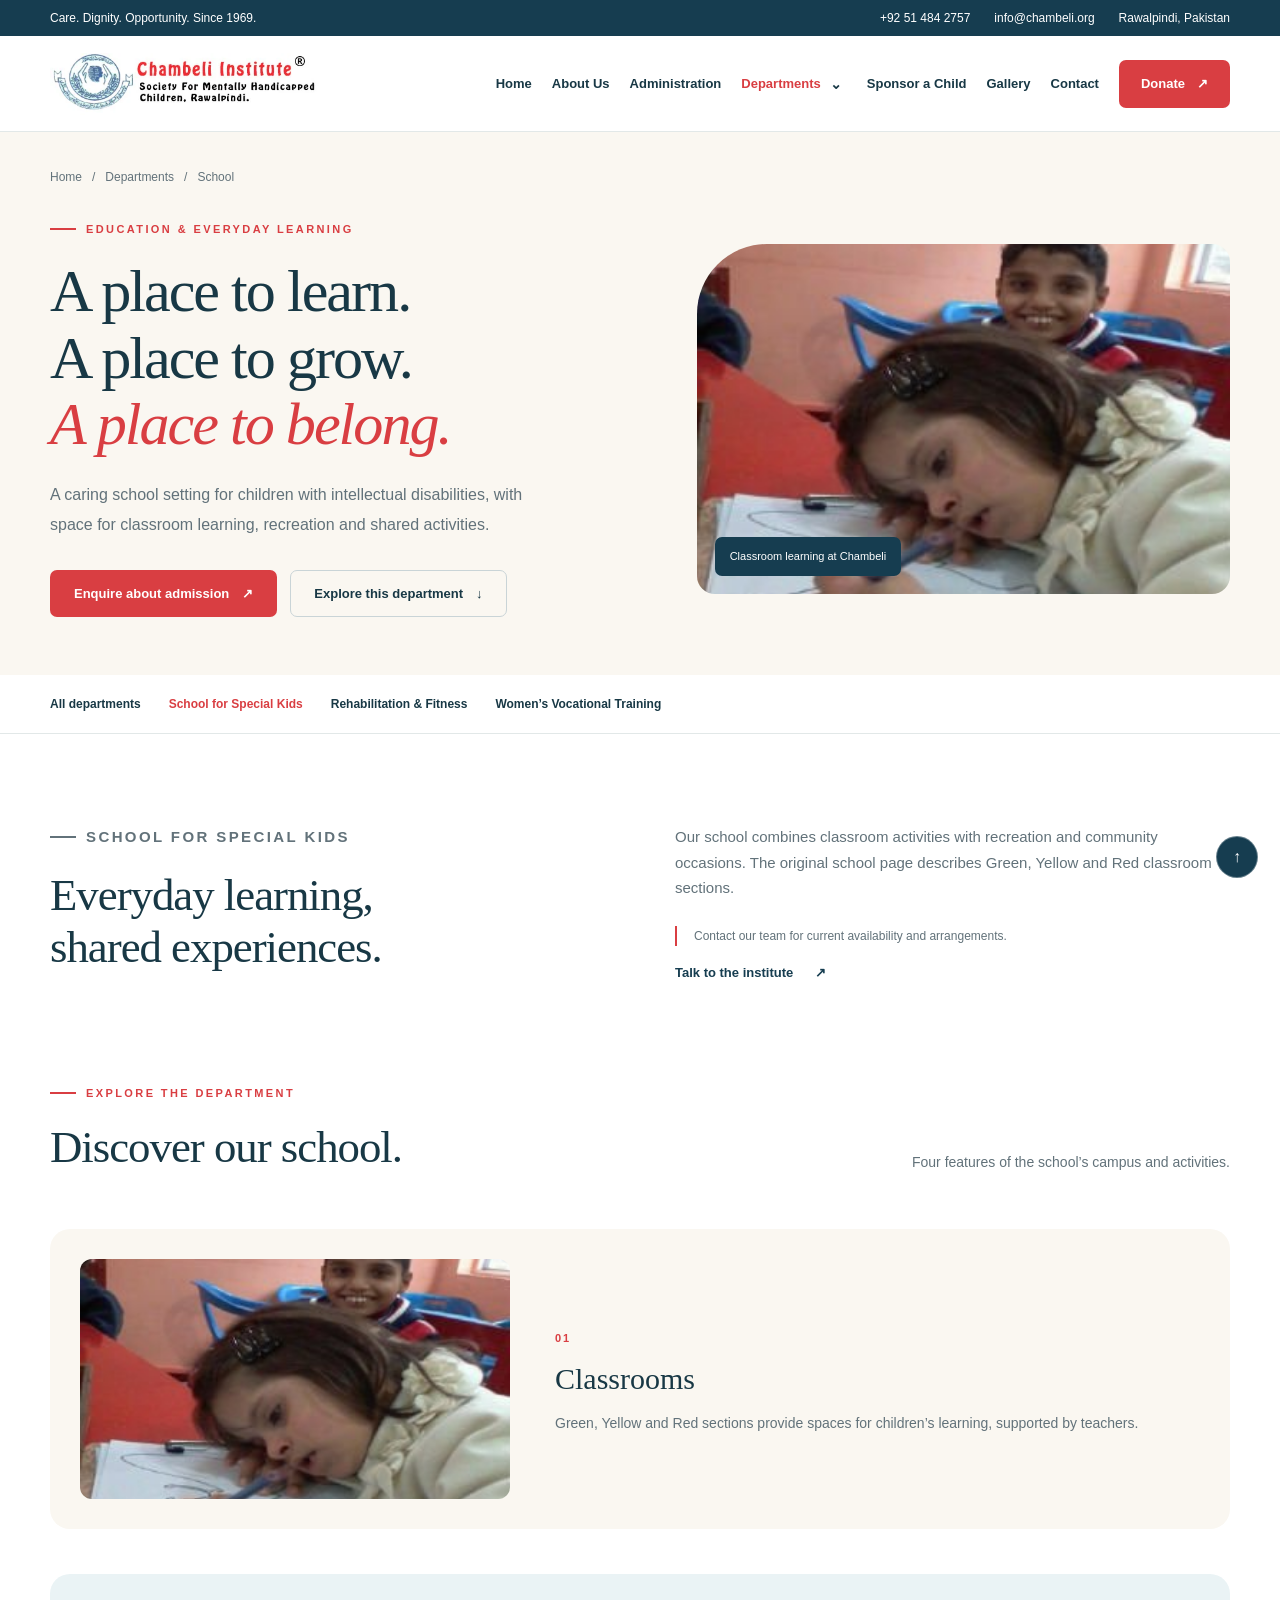
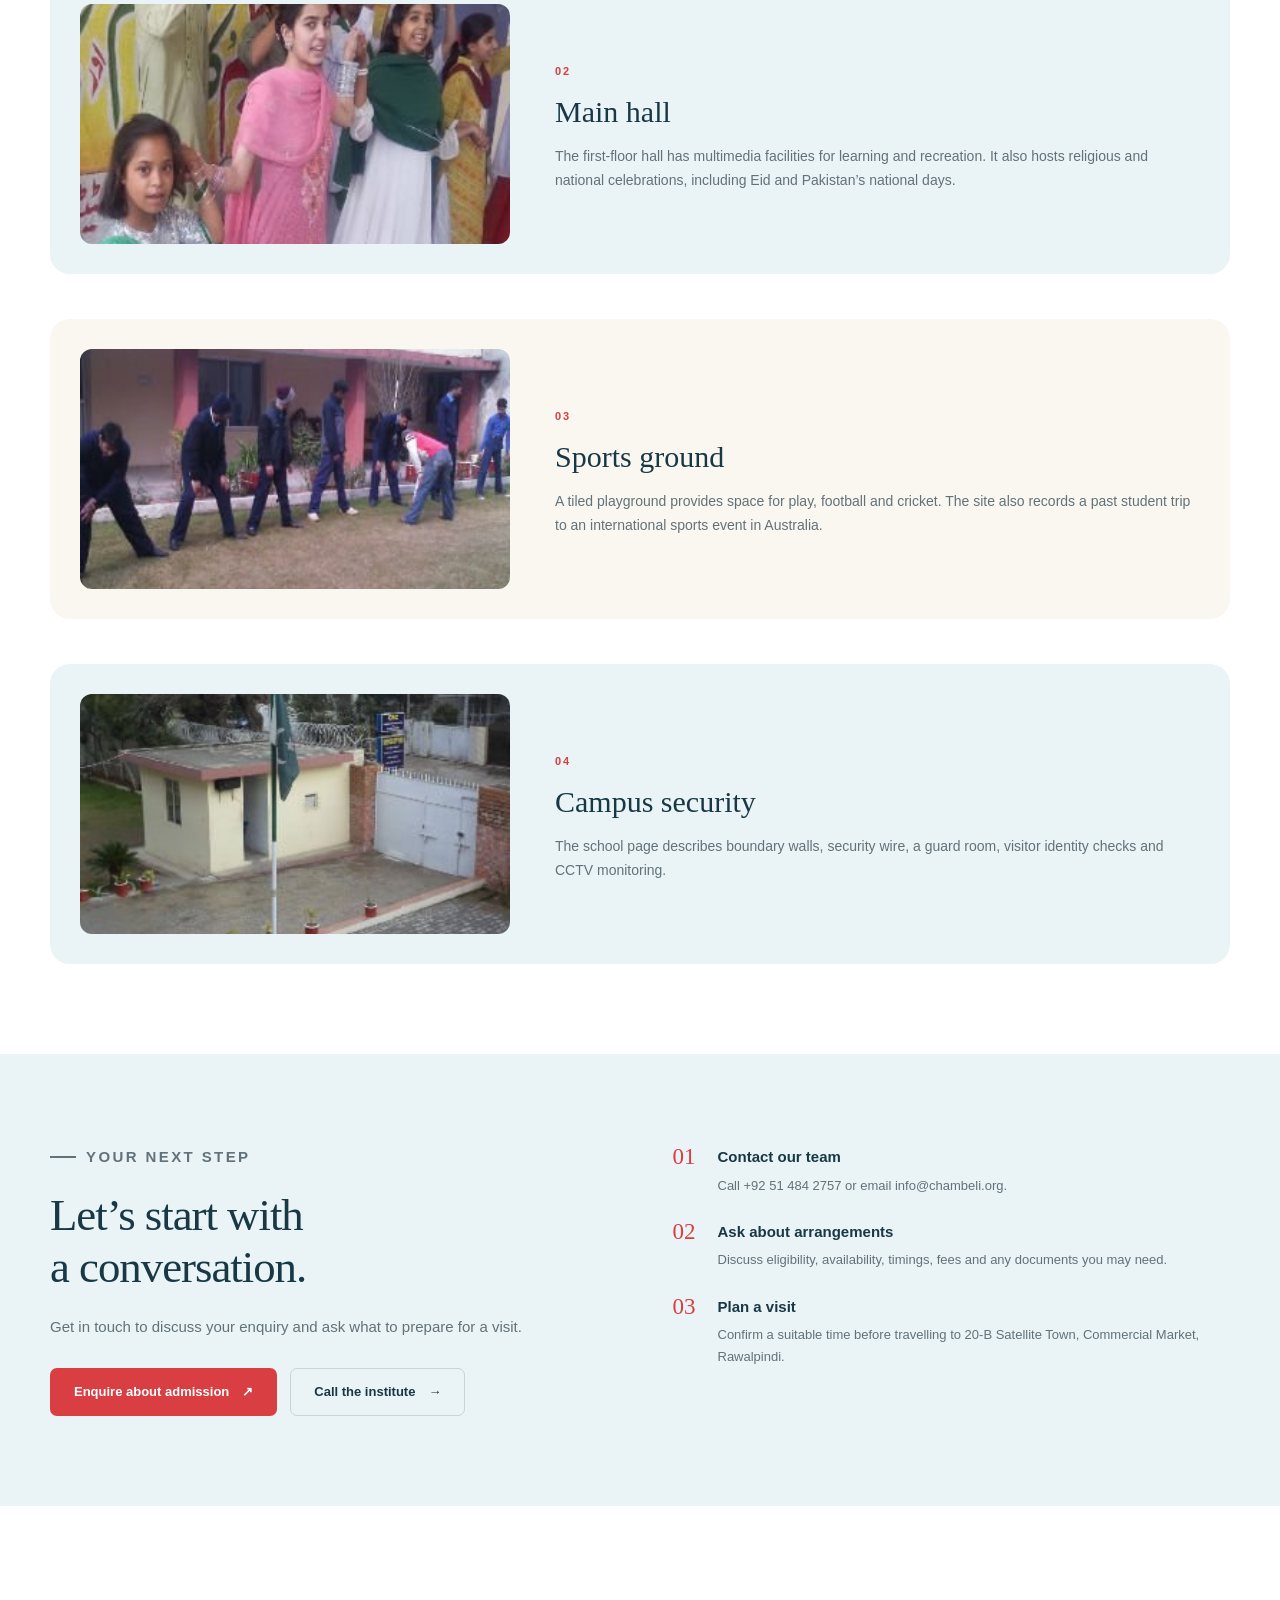
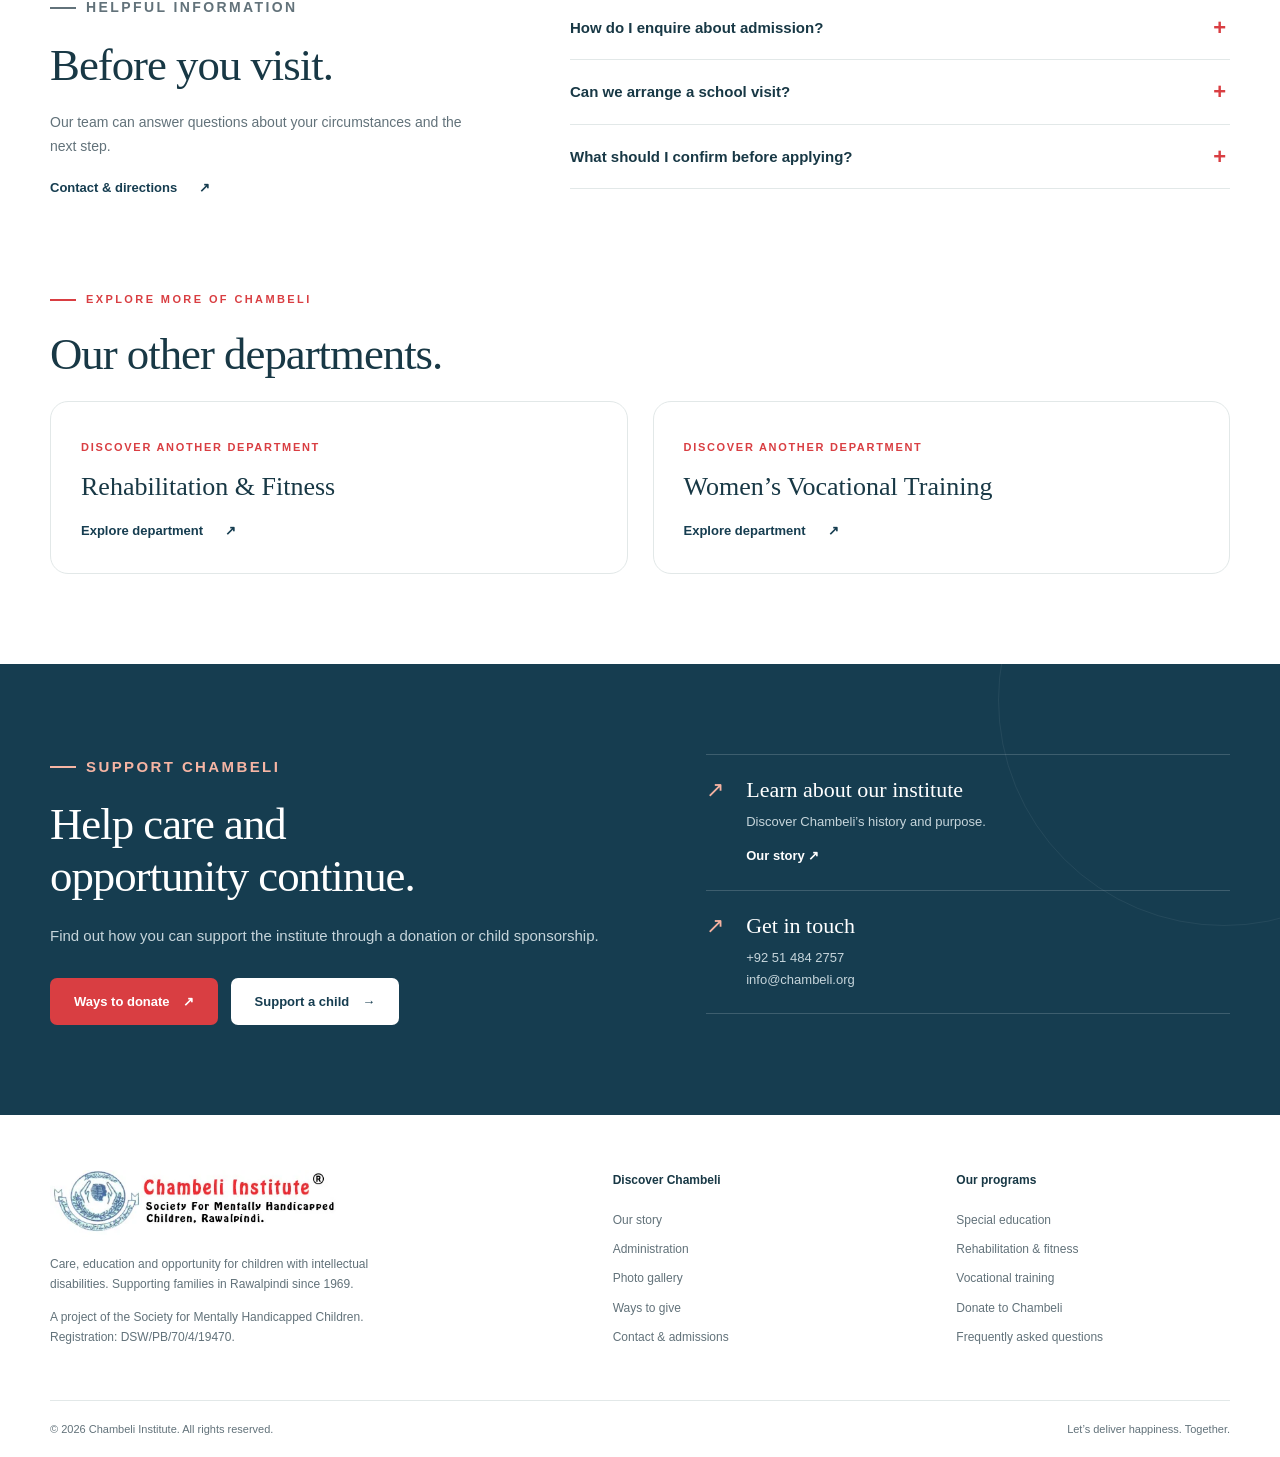
<file: school/index.html>
<!DOCTYPE html>
<html lang="en"><head><meta charset="UTF-8"><meta name="viewport" content="width=device-width, initial-scale=1"><title>School for Special Kids | Chambeli Institute, Rawalpindi</title><meta name="description" content="Discover Chambeli Institute’s school in Rawalpindi: classrooms, multimedia hall, playground and campus security. Contact the institute about admission."><meta name="theme-color" content="#163d50"><meta property="og:title" content="School for Special Kids | Chambeli Institute"><meta property="og:description" content="Discover Chambeli Institute’s school in Rawalpindi: classrooms, multimedia hall, playground and campus security. Contact the institute about admission."><meta property="og:type" content="website"><style>
:root{--navy:#163d50;--ink:#183845;--muted:#62727a;--red:#d93e42;--cream:#faf7f1;--line:#e2e8e8;--white:#fff;--blue:#eaf3f5;--radius:22px}*{box-sizing:border-box}html{scroll-behavior:smooth;scroll-padding-top:112px}body{margin:0;color:var(--ink);background:white;font:16px/1.7 Arial,Helvetica,sans-serif}a{color:inherit;text-decoration:none}button{font:inherit}img{display:block;width:100%;height:auto}button,a{-webkit-tap-highlight-color:transparent}a:focus-visible,button:focus-visible,summary:focus-visible{outline:3px solid #d73e43;outline-offset:5px}.container{width:min(1180px,calc(100% - 48px));margin:auto}.skip{position:fixed;left:20px;top:-100px;z-index:100;background:white;padding:12px}.skip:focus{top:12px}.topbar{background:var(--navy);color:#fff;font-size:12px;padding:8px 0}.topbar .container{display:flex;justify-content:space-between;gap:20px}.toplinks{display:flex;gap:24px}.site-header{position:sticky;top:0;z-index:30;background:rgba(255,255,255,.97);border-bottom:1px solid var(--line)}.navrow{display:flex;align-items:center;justify-content:space-between;gap:26px;min-height:95px}.logo{width:290px;flex-shrink:0}.navigation{display:flex;align-items:center;gap:24px;font-size:13px;font-weight:700}.navigation>a:not(.btn){padding:12px 0}.navigation>a:hover{color:var(--red)}.btn{display:inline-flex;align-items:center;justify-content:center;gap:13px;padding:13px 23px;border:1px solid transparent;border-radius:7px;font-size:13px;font-weight:700;line-height:1.5;cursor:pointer;transition:transform .2s,background .2s}.btn:hover{transform:translateY(-2px)}.btn-red{background:var(--red);color:white}.btn-red:hover{background:#ba3036;color:white!important}.btn-dark{background:var(--navy);color:white}.btn-outline{border-color:#c9d4d7;background:transparent}.btn-white{background:white;color:var(--navy)}.menu-toggle{display:none;background:none;border:1px solid var(--line);border-radius:7px;padding:8px 12px;color:var(--navy)}.eyebrow{font-size:11px;font-weight:800;text-transform:uppercase;letter-spacing:2.4px;color:var(--red);display:flex;align-items:center;gap:10px;margin:0 0 20px}.eyebrow:before{content:"";width:26px;height:2px;background:currentColor}.hero{background:var(--cream);overflow:hidden;position:relative}.hero-grid{display:grid;grid-template-columns:1fr 1fr;gap:58px;align-items:center;padding:70px 0 76px}.hero h1{font:500 clamp(44px,5.1vw,70px)/1.08 Georgia,serif;letter-spacing:-2.5px;margin:0 0 25px}.hero h1 em{font-weight:400;color:var(--red)}.lead{font-size:17px;line-height:1.9;color:var(--muted);max-width:500px}.actions{display:flex;flex-wrap:wrap;gap:13px;margin-top:29px}.hero-note{display:flex;align-items:center;gap:11px;margin-top:28px;font-size:12px;color:var(--muted)}.dot{height:8px;width:8px;background:#438470;border-radius:100%}.hero-visual{position:relative;padding:0 0 30px 15px}.hero-photo{height:470px;object-fit:cover;border-radius:120px 18px 18px 18px;background:#dfe6e5}.photo-label{position:absolute;bottom:7px;left:-15px;background:white;padding:22px 26px;border-radius:12px;box-shadow:0 14px 40px #18384512;display:flex;align-items:center;gap:16px}.photo-label b{font:36px/1 Georgia,serif;color:var(--red)}.photo-label span{font-size:12px;line-height:1.6}.visual-tag{position:absolute;top:25px;right:-16px;border-radius:100px;background:var(--navy);color:white;font-size:11px;letter-spacing:1px;padding:11px 17px}.intro-strip{border-bottom:1px solid var(--line)}.strip-grid{display:grid;grid-template-columns:repeat(3,1fr);padding:28px 0}.strip-item{display:flex;align-items:center;justify-content:center;gap:16px;border-right:1px solid var(--line)}.strip-item:last-child{border:0}.strip-item b{display:block;font-size:14px}.strip-item small{color:var(--muted);font-size:12px}.symbol{font:26px Georgia,serif;color:var(--red)}section.section{padding:90px 0}.section-title{font:500 clamp(32px,3.5vw,46px)/1.16 Georgia,serif;letter-spacing:-1px;margin:0 0 20px}.section-heading{display:flex;align-items:end;justify-content:space-between;gap:50px;margin-bottom:35px}.section-heading>div{max-width:600px}.section-heading>p{max-width:330px;color:var(--muted);font-size:14px;margin:0 0 20px}.cards{display:grid;grid-template-columns:repeat(3,1fr);gap:22px}.card{padding:32px;border:1px solid var(--line);border-radius:var(--radius);transition:box-shadow .2s,transform .2s}.card:hover{transform:translateY(-5px);box-shadow:0 15px 30px #18384509}.card:nth-child(2){background:var(--blue);border-color:var(--blue)}.card:nth-child(3){background:#fcf3ed;border-color:#fcf3ed}.card-icon{width:49px;height:49px;border-radius:14px;background:#f8ebeb;color:var(--red);display:grid;place-items:center;margin-bottom:27px}.card-icon svg{width:26px;height:26px;fill:none;stroke:currentColor;stroke-width:1.5}.card h3{font:25px/1.25 Georgia,serif;margin:0 0 15px}.card p{font-size:14px;color:var(--muted)}.card ul{padding-left:18px;font-size:13px;color:var(--muted);margin:20px 0 26px}.text-link{display:inline-flex;gap:22px;align-items:center;font-size:13px;font-weight:700;color:var(--navy)}.text-link:hover{color:var(--red)}.about{background:var(--cream)}.about-grid{display:grid;grid-template-columns:1fr 1fr;gap:75px;align-items:center}.about-photo{height:450px;object-fit:cover;border-radius:var(--radius)}.caption{font-size:11px;color:var(--muted);margin-top:10px}.about-copy p{font-size:15px;color:var(--muted)}.values{display:grid;grid-template-columns:1fr 1fr;gap:18px;margin:27px 0}.value{border-top:1px solid #d9dfda;padding-top:16px;font-size:13px}.value b{display:block;margin-bottom:5px}.value span{color:var(--muted);font-size:12px}.activities{display:grid;grid-template-columns:1.25fr 1fr;gap:23px}.activity{position:relative;overflow:hidden;border-radius:var(--radius);background:var(--navy)}.activity img{height:340px;object-fit:cover;transition:transform .4s}.activity:hover img{transform:scale(1.035)}.activity:after{content:"";position:absolute;inset:35% 0 0;background:linear-gradient(transparent,#102e40df)}.activity-copy{position:absolute;bottom:26px;left:28px;right:28px;color:#fff;z-index:1}.activity-copy small{text-transform:uppercase;letter-spacing:2px;font-size:10px}.activity-copy h3{font:28px/1.2 Georgia,serif;margin:9px 0}.support{background:var(--navy);color:#fff;position:relative;overflow:hidden}.support:before{content:"";position:absolute;width:450px;height:450px;border:1px solid #ffffff10;border-radius:100%;right:-170px;top:-190px;pointer-events:none}.support-grid{display:grid;grid-template-columns:1.1fr 1fr;gap:80px;align-items:start}.support .eyebrow{color:#f6b5a4}.support p{color:#c6d5db;font-size:15px}.support-options{border-top:1px solid #ffffff2b}.support-option{display:flex;gap:22px;padding:22px 0;border-bottom:1px solid #ffffff2b}.support-option>span{color:#f5b2a1;font:22px Georgia,serif}.support-option h3{font:22px Georgia,serif;margin:0 0 8px}.support-option p{font-size:13px;margin:0}.faq-grid{display:grid;grid-template-columns:.8fr 1.2fr;gap:80px}.faq-grid p{color:var(--muted);font-size:14px}details{border-bottom:1px solid var(--line);padding:19px 0}summary{font-size:15px;font-weight:700;cursor:pointer;list-style:none;padding-right:30px;position:relative}summary::-webkit-details-marker{display:none}summary:after{content:"+";position:absolute;right:4px;font-size:22px;top:-6px;color:var(--red)}details[open] summary:after{content:"−"}details p{margin-bottom:0}.contact-box{background:var(--cream);border:1px solid #ece7df;border-radius:var(--radius);padding:45px;display:grid;grid-template-columns:1.1fr 1fr;gap:50px}.contact-box p{color:var(--muted);font-size:14px}.contact-details{display:grid;gap:17px;align-content:center}.contact-details a,.contact-details address{font-style:normal;font-size:14px}.contact-details small{display:block;color:var(--muted);font-size:10px;text-transform:uppercase;letter-spacing:1.5px;margin-bottom:3px}.footer{padding:55px 0 0}.footer-grid{display:grid;grid-template-columns:1.8fr 1fr 1fr;gap:70px;padding-bottom:40px}.footer-logo{width:290px;max-width:100%;margin-bottom:17px}.footer p{font-size:12px;color:var(--muted);max-width:350px}.footer h3{font-size:12px;margin:0 0 19px}.footer-links{display:grid;gap:9px;font-size:12px;color:var(--muted)}.footer-links a:hover{color:var(--red)}.footer-bottom{border-top:1px solid var(--line);padding:19px 0;display:flex;justify-content:space-between;gap:20px;color:var(--muted);font-size:11px}.back-top{position:fixed;bottom:22px;right:22px;background:var(--navy);color:white;border:1px solid #fff5;width:42px;height:42px;border-radius:50%;display:grid;place-items:center;z-index:10}.contact-section{padding:0 0 35px}.muted{color:var(--muted)}
@media(min-width:1500px){.hero-grid{padding:90px 0}.hero-photo{height:510px}}@media(max-width:1050px){.logo{width:240px}.navigation{gap:15px;font-size:12px}.navigation .btn{padding:11px 15px}.hero-grid{gap:30px}.hero-photo{height:440px}.about-grid,.support-grid{gap:40px}.card{padding:25px}.faq-grid{gap:40px}}
@media(max-width:820px){.topbar .container>span{display:none}.toplinks{width:100%;justify-content:space-between}.navrow{min-height:82px}.logo{width:255px;max-width:calc(100% - 90px)}.menu-toggle{display:block}.navigation{display:none;position:absolute;top:100%;left:0;right:0;background:#fff;padding:20px 24px;box-shadow:0 12px 18px #18384512;align-items:stretch;gap:4px}.navigation.open{display:flex;flex-direction:column}.navigation .btn{margin-top:8px}.hero-grid{grid-template-columns:1fr;padding:48px 0 45px;gap:36px}.hero h1{max-width:650px;font-size:58px}.lead{max-width:620px}.hero-visual{padding-left:12px;max-width:650px;width:100%}.hero-photo{height:390px;border-radius:75px 18px 18px 18px}.photo-label{left:0}.visual-tag{right:-8px}.section-heading{display:block}.section-heading>p{max-width:600px}.cards{grid-template-columns:1fr}.card{padding:30px}.card ul{display:flex;flex-wrap:wrap;column-gap:35px}.about-grid,.support-grid,.faq-grid{grid-template-columns:1fr;gap:32px}.about-photo{height:380px}.activities{grid-template-columns:1fr 1fr}.activity img{height:300px}.activity-copy{left:20px}.activity-copy h3{font-size:24px}.contact-box{grid-template-columns:1fr;gap:20px}.footer-grid{gap:25px;grid-template-columns:1.5fr 1fr 1fr}.strip-item{gap:9px}.strip-item b{font-size:12px}.strip-item small{font-size:10px}.symbol{font-size:22px}section.section{padding:65px 0}}
@media(max-width:520px){.container{width:calc(100% - 36px)}.topbar{font-size:10px}.toplinks{gap:10px}.hero h1{font-size:47px;letter-spacing:-1.7px}.hero .lead{font-size:15px}.hero-photo{height:310px}.photo-label{padding:16px 20px}.photo-label b{font-size:30px}.visual-tag{font-size:9px}.strip-grid{grid-template-columns:1fr;padding:7px 0}.strip-item{justify-content:start;padding:13px 4px;border-right:0;border-bottom:1px solid var(--line);gap:18px}.strip-item b{font-size:13px}.strip-item small{font-size:11px}.section-title{font-size:35px}.eyebrow{font-size:10px;letter-spacing:1.8px}.activities{grid-template-columns:1fr}.activity img{height:310px}.about-photo{height:310px}.values{gap:14px}.contact-box{padding:28px}.footer-grid{grid-template-columns:1fr 1fr}.footer-brand{grid-column:1/-1}.footer-bottom{flex-direction:column;gap:5px}.btn{padding:13px 18px}.back-top{width:36px;height:36px;right:14px;bottom:14px}}
@media(prefers-reduced-motion:reduce){html{scroll-behavior:auto}*,*:before,*:after{transition:none!important}}

.navigation{gap:18px}.breadcrumb{display:flex;flex-wrap:wrap;gap:10px;font-size:12px;color:var(--muted);margin-bottom:32px}.breadcrumb a:hover{color:var(--red)}.detail-hero{padding:35px 0 58px;background:var(--cream)}.detail-hero-grid{display:grid;grid-template-columns:1.1fr 1fr;gap:60px;align-items:center}.detail-hero h1{font:500 clamp(42px,4.7vw,63px)/1.1 Georgia,serif;letter-spacing:-2px;margin:0 0 23px}.detail-hero h1 em{font-weight:400;color:var(--red)}.detail-hero .lead{font-size:16px}.detail-hero figure{margin:0;position:relative}.detail-hero img{height:350px;object-fit:cover;border-radius:70px 18px 18px 18px}.detail-hero figcaption{position:absolute;left:18px;bottom:18px;right:18px;background:var(--navy);color:#fff;border-radius:7px;font-size:11px;padding:10px 15px;width:fit-content;max-width:calc(100% - 36px)}.department-nav{border-bottom:1px solid var(--line)}.department-nav .container{display:flex;gap:28px;align-items:center;flex-wrap:wrap;padding-top:20px;padding-bottom:20px}.department-nav a{font-size:12px;font-weight:bold;line-height:1.5}.department-nav a[aria-current]{color:var(--red)}.department-nav a:hover{color:var(--red)}.detail-intro{display:grid;grid-template-columns:1fr 1fr;gap:70px}.detail-intro p{color:var(--muted);font-size:15px;margin-top:0}.detail-note{font-size:12px!important;padding-left:17px;border-left:2px solid var(--red);margin-top:25px!important}.feature-stack{display:grid;gap:45px}.feature{display:grid;grid-template-columns:.8fr 1.2fr;gap:45px;align-items:center;padding:30px;background:var(--cream);border-radius:20px}.feature:nth-child(even){background:var(--blue)}.feature img{height:240px;object-fit:cover;border-radius:12px}.feature-num{font-size:11px;letter-spacing:2px;font-weight:bold;color:var(--red)}.feature h3{font:30px/1.25 Georgia,serif;margin:10px 0 15px}.feature p{font-size:14px;color:var(--muted);margin:0}.service-grid{display:grid;grid-template-columns:1fr 1fr;gap:24px}.service-card{padding:33px;border:1px solid var(--line);border-radius:20px}.service-card:nth-child(2),.service-card:nth-child(3){background:var(--cream)}.service-card h3{font:28px/1.25 Georgia,serif;margin:18px 0}.service-card p{font-size:14px;color:var(--muted)}.service-label{font-size:11px;font-weight:bold;text-transform:uppercase;letter-spacing:1.7px;color:var(--red)}.service-card .text-link{margin-top:12px}.training-grid{display:grid;grid-template-columns:repeat(3,minmax(0,1fr));gap:24px}.training-card{border:1px solid var(--line);border-radius:20px;overflow:hidden}.training-card img{height:235px;object-fit:cover}.training-copy{padding:26px}.training-copy h3{font:28px Georgia,serif;margin:12px 0}.training-copy p{font-size:14px;color:var(--muted);margin-bottom:0}.enquiry-band{background:var(--blue)}.enquiry-grid{display:grid;grid-template-columns:1fr 1fr;gap:65px;align-items:start}.enquiry-grid p{font-size:15px;color:var(--muted)}.enquiry-steps{display:grid;gap:22px}.enquiry-step{display:grid;grid-template-columns:30px 1fr;gap:15px}.enquiry-step>span{font:23px Georgia,serif;color:var(--red)}.enquiry-step h3{font-size:15px;margin:0 0 5px}.enquiry-step p{font-size:13px;margin:0}.related-grid{display:grid;grid-template-columns:1fr 1fr;gap:25px}.related-card{padding:30px;border:1px solid var(--line);border-radius:18px}.related-card:hover{background:var(--cream)}.related-card h3{font:26px/1.25 Georgia,serif;margin:12px 0}.related-card p{font-size:14px;color:var(--muted)}.detail-contact{padding:30px;border:1px solid var(--line);border-radius:18px}.detail-contact address{font-size:14px;font-style:normal;color:var(--muted)}
@media(max-width:1050px){.detail-hero-grid{gap:30px}.feature{gap:30px}.training-copy{padding:23px}.training-copy h3{font-size:25px}}@media(max-width:820px){.detail-hero-grid,.detail-intro,.enquiry-grid{grid-template-columns:1fr;gap:27px}.detail-hero img{height:350px}.service-grid{gap:18px}.feature{gap:25px;padding:25px;grid-template-columns:1fr 1.1fr}.feature img{height:250px}.training-grid{grid-template-columns:1fr}.training-card{display:grid;grid-template-columns:.8fr 1.2fr}.training-card img{height:100%;min-height:230px}.department-nav .container{gap:16px 25px}.detail-hero h1{max-width:650px}}
@media(max-width:520px){.detail-hero{padding-bottom:42px}.detail-hero h1{font-size:43px;letter-spacing:-1.2px}.detail-hero img{height:280px}.department-nav .container{flex-direction:column;align-items:start;gap:12px}.feature,.service-grid,.related-grid{grid-template-columns:1fr}.feature{gap:22px;padding:22px}.feature img{height:225px}.feature-stack{gap:24px}.feature h3{font-size:27px}.service-card{padding:26px}.training-card{display:block}.training-card img{height:240px;min-height:0}.related-card{padding:26px}.breadcrumb{font-size:11px;gap:7px}}
</style><script type="application/ld+json">{"@context": "https://schema.org", "@type": "WebPage", "name": "School for Special Kids | Chambeli Institute", "description": "Discover Chambeli Institute\u2019s school in Rawalpindi: classrooms, multimedia hall, playground and campus security. Contact the institute about admission."}</script><link rel="stylesheet" href="/assets/site-navigation.css">
<script src="/assets/site-navigation.js" defer></script>
</head><body id="top"><a class="skip" href="#main">Skip to content</a>
<div class="topbar"><div class="container"><span>Care. Dignity. Opportunity. Since 1969.</span><div class="toplinks"><a href="tel:+92514842757">+92 51 484 2757</a><a href="mailto:info@chambeli.org">info@chambeli.org</a><span>Rawalpindi, Pakistan</span></div></div></div>
<header class="site-header ch-header"><div class="container ch-navrow"><a class="ch-brand" href="/" aria-label="Chambeli Institute home"><img src="/assets/logo-new.webp" width="430" height="99" alt="Chambeli Institute — Society for Mentally Handicapped Children, Rawalpindi"></a><button class="ch-menu-button" type="button" aria-expanded="false" aria-controls="site-navigation">Menu <span aria-hidden="true">☰</span></button><nav class="ch-nav" id="site-navigation" aria-label="Main navigation"><a href="/">Home</a><a href="/about-foundation/">About Us</a><a href="/administration/">Administration</a><div class="ch-department"><div class="ch-department-row"><a class="ch-dept-link ch-parent-active" href="/departments/">Departments</a><button class="ch-dropdown-button" type="button" aria-label="Show department pages" aria-expanded="true" aria-controls="department-dropdown"><span aria-hidden="true">⌄</span></button></div><div class="ch-dropdown" id="department-dropdown"><a href="/school/" aria-current="page">School for Special Kids</a><a href="/rehabilitation-and-fitness-center/">Rehabilitation &amp; Fitness Center</a><a href="/female-vocational-training-center/">Female Vocational Training</a></div></div><a href="/gallery/">Gallery</a><a href="/contact/">Contact</a><a class="ch-donate" href="/donate-us/">Donate <span aria-hidden="true">↗</span></a></nav></div></header>
<main id="main"><section class="detail-hero" aria-labelledby="page-title"><div class="container"><nav class="breadcrumb" aria-label="Breadcrumb"><a href="/">Home</a><span aria-hidden="true">/</span><a href="/departments/">Departments</a><span aria-hidden="true">/</span><span aria-current="page">School</span></nav><div class="detail-hero-grid"><div><p class="eyebrow">Education &amp; everyday learning</p><h1 id="page-title">A place to learn.<br>A place to grow.<br><em>A place to belong.</em></h1><p class="lead">A caring school setting for children with intellectual disabilities, with space for classroom learning, recreation and shared activities.</p><div class="actions"><a class="btn btn-red" href="#enquire">Enquire about admission <span aria-hidden="true">↗</span></a><a class="btn btn-outline" href="#explore">Explore this department <span aria-hidden="true">↓</span></a></div></div><figure><img src="/assets/school-classrooms.jpg" width="640" height="480" fetchpriority="high" alt="Children taking part in a classroom activity at Chambeli Institute"><figcaption>Classroom learning at Chambeli</figcaption></figure></div></div></section><nav class="department-nav" aria-label="Department pages"><div class="container"><a href="/departments/">All departments</a><a href="/school/" aria-current="page">School for Special Kids</a><a href="/rehabilitation-and-fitness-center/">Rehabilitation &amp; Fitness</a><a href="/female-vocational-training-center/">Women’s Vocational Training</a></div></nav><section class="section"><div class="container detail-intro"><div><p class="eyebrow">School for Special Kids</p><h2 class="section-title">Everyday learning,<br>shared experiences.</h2></div><div><p>Our school combines classroom activities with recreation and community occasions. The original school page describes Green, Yellow and Red classroom sections.</p><p class="detail-note">Contact our team for current availability and arrangements.</p><a class="text-link" href="/contact/">Talk to the institute <span aria-hidden="true">↗</span></a></div></div></section><section class="section" id="explore" style="padding-top:0"><div class="container"><div class="section-heading"><div><p class="eyebrow">Explore the department</p><h2 class="section-title">Discover our school.</h2></div><p>Four features of the school’s campus and activities.</p></div><div class="feature-stack"><article class="feature"><img src="/assets/school-classrooms.jpg" width="640" height="480" loading="lazy" alt="Children learning in a classroom at Chambeli Institute"><div><span class="feature-num">01</span><h3>Classrooms</h3><p>Green, Yellow and Red sections provide spaces for children’s learning, supported by teachers.</p></div></article><article class="feature"><img src="/assets/school-main-hall.jpg" width="640" height="480" loading="lazy" alt="Children participating in a celebration at Chambeli Institute"><div><span class="feature-num">02</span><h3>Main hall</h3><p>The first-floor hall has multimedia facilities for learning and recreation. It also hosts religious and national celebrations, including Eid and Pakistan’s national days.</p></div></article><article class="feature"><img src="/assets/school-playground.jpg" width="640" height="480" loading="lazy" alt="The institute’s outdoor playground"><div><span class="feature-num">03</span><h3>Sports ground</h3><p>A tiled playground provides space for play, football and cricket. The site also records a past student trip to an international sports event in Australia.</p></div></article><article class="feature"><img src="/assets/school-security.jpg" width="640" height="480" loading="lazy" alt="Security features at the Chambeli campus"><div><span class="feature-num">04</span><h3>Campus security</h3><p>The school page describes boundary walls, security wire, a guard room, visitor identity checks and CCTV monitoring.</p></div></article></div></div></section><section class="section enquiry-band" id="enquire"><div class="container enquiry-grid"><div><p class="eyebrow">Your next step</p><h2 class="section-title">Let’s start with<br>a conversation.</h2><p>Get in touch to discuss your enquiry and ask what to prepare for a visit.</p><div class="actions"><a class="btn btn-red" href="mailto:info@chambeli.org?subject=School%20admission%20enquiry">Enquire about admission <span aria-hidden="true">↗</span></a><a class="btn btn-outline" href="tel:+92514842757">Call the institute <span aria-hidden="true">→</span></a></div></div><div class="enquiry-steps"><div class="enquiry-step"><span aria-hidden="true">01</span><div><h3>Contact our team</h3><p>Call +92 51 484 2757 or email info@chambeli.org.</p></div></div><div class="enquiry-step"><span aria-hidden="true">02</span><div><h3>Ask about arrangements</h3><p>Discuss eligibility, availability, timings, fees and any documents you may need.</p></div></div><div class="enquiry-step"><span aria-hidden="true">03</span><div><h3>Plan a visit</h3><p>Confirm a suitable time before travelling to 20-B Satellite Town, Commercial Market, Rawalpindi.</p></div></div></div></div></section><section class="section"><div class="container faq-grid"><div><p class="eyebrow">Helpful information</p><h2 class="section-title">Before you visit.</h2><p>Our team can answer questions about your circumstances and the next step.</p><a class="text-link" href="/contact/">Contact & directions <span aria-hidden="true">↗</span></a></div><div><details><summary>How do I enquire about admission?</summary><p>Call or email the institute to discuss your child’s needs and ask about admission availability, documents and any assessment arrangements.</p></details><details><summary>Can we arrange a school visit?</summary><p>Please contact the institute before travelling to arrange a suitable time.</p></details><details><summary>What should I confirm before applying?</summary><p>Ask the team about eligibility, timings, fees, documents, accessibility and any transport arrangements relevant to your family.</p></details></div></div></section><section class="section" style="padding-top:0"><div class="container"><p class="eyebrow">Explore more of Chambeli</p><h2 class="section-title">Our other departments.</h2><div class="related-grid"><a class="related-card" href="/rehabilitation-and-fitness-center/"><span class="service-label">Discover another department</span><h3>Rehabilitation &amp; Fitness</h3><span class="text-link">Explore department <span aria-hidden="true">↗</span></span></a><a class="related-card" href="/female-vocational-training-center/"><span class="service-label">Discover another department</span><h3>Women’s Vocational Training</h3><span class="text-link">Explore department <span aria-hidden="true">↗</span></span></a></div></div></section><section class="section support"><div class="container support-grid"><div><p class="eyebrow">Support Chambeli</p><h2 class="section-title">Help care and<br>opportunity continue.</h2><p>Find out how you can support the institute through a donation or child sponsorship.</p><div class="actions"><a class="btn btn-red" href="/donate-us/">Ways to donate <span aria-hidden="true">↗</span></a><a class="btn btn-white" href="/sponsor-a-child/">Support a child <span aria-hidden="true">→</span></a></div></div><div class="support-options"><div class="support-option"><span aria-hidden="true">↗</span><div><h3>Learn about our institute</h3><p>Discover Chambeli’s history and purpose.</p><a class="text-link" href="/about-foundation/" style="color:white;margin-top:12px">Our story ↗</a></div></div><div class="support-option"><span aria-hidden="true">↗</span><div><h3>Get in touch</h3><p><a href="tel:+92514842757">+92 51 484 2757</a><br><a href="mailto:info@chambeli.org">info@chambeli.org</a></p></div></div></div></div></section></main><footer class="footer"><div class="container"><div class="footer-grid"><div class="footer-brand"><a href="/"><img class="footer-logo" src="/assets/logo-new.webp" width="430" height="99" loading="lazy" alt="Chambeli Institute"></a><p>Care, education and opportunity for children with intellectual disabilities. Supporting families in Rawalpindi since 1969.</p><p>A project of the Society for Mentally Handicapped Children.<br>Registration: DSW/PB/70/4/19470.</p></div><div><h3>Discover Chambeli</h3><nav class="footer-links" aria-label="About and support"><a href="/about-foundation/">Our story</a><a href="/administration/">Administration</a><a href="/gallery/">Photo gallery</a><a href="/donate-us/">Ways to give</a><a href="/contact/">Contact & admissions</a></nav></div><div><h3>Our programs</h3><nav class="footer-links" aria-label="Programs"><a href="/school/">Special education</a><a href="/rehabilitation-and-fitness-center/">Rehabilitation & fitness</a><a href="/female-vocational-training-center/">Vocational training</a><a href="/donate-us/">Donate to Chambeli</a><a href="/contact/">Frequently asked questions</a></nav></div></div><div class="footer-bottom"><span>© <span id="year">2026</span> Chambeli Institute. All rights reserved.</span><span>Let’s deliver happiness. Together.</span></div></div></footer><a href="#top" class="back-top" aria-label="Back to top">↑</a>

</body></html>
</file>
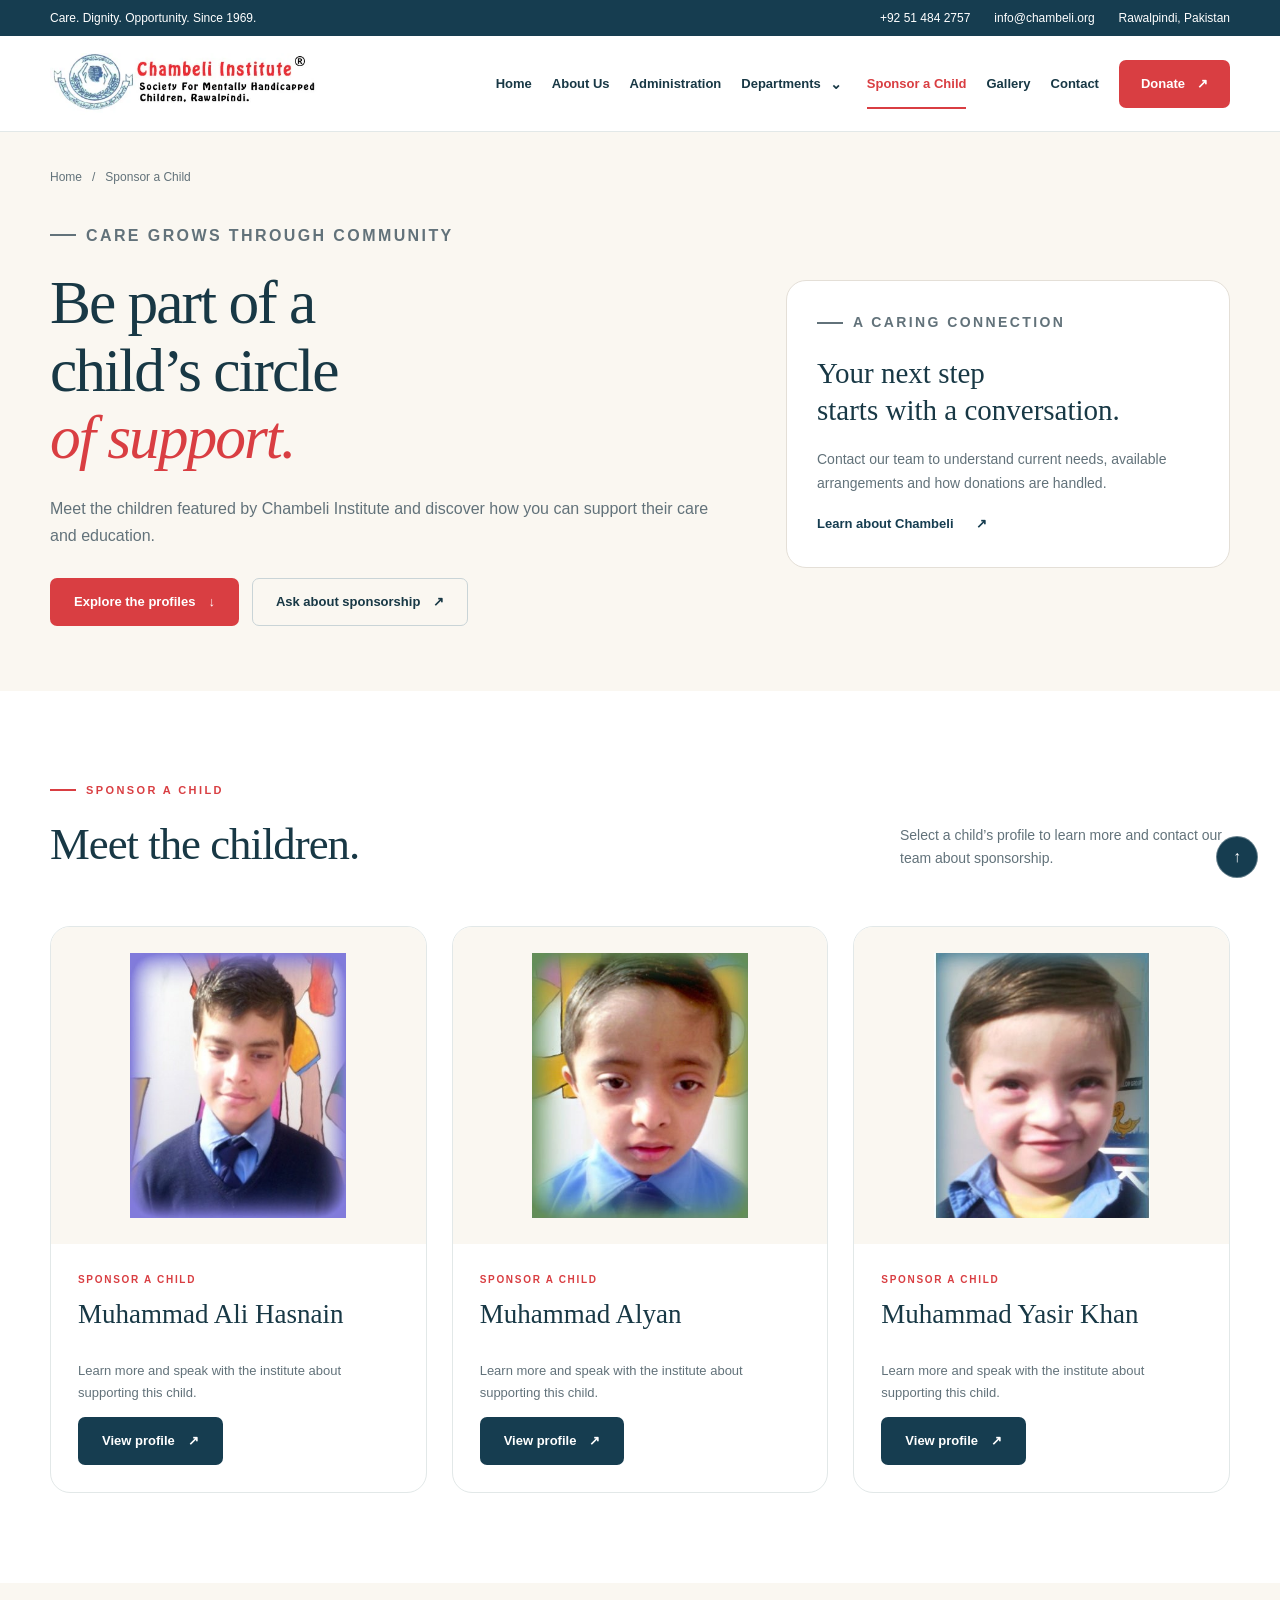
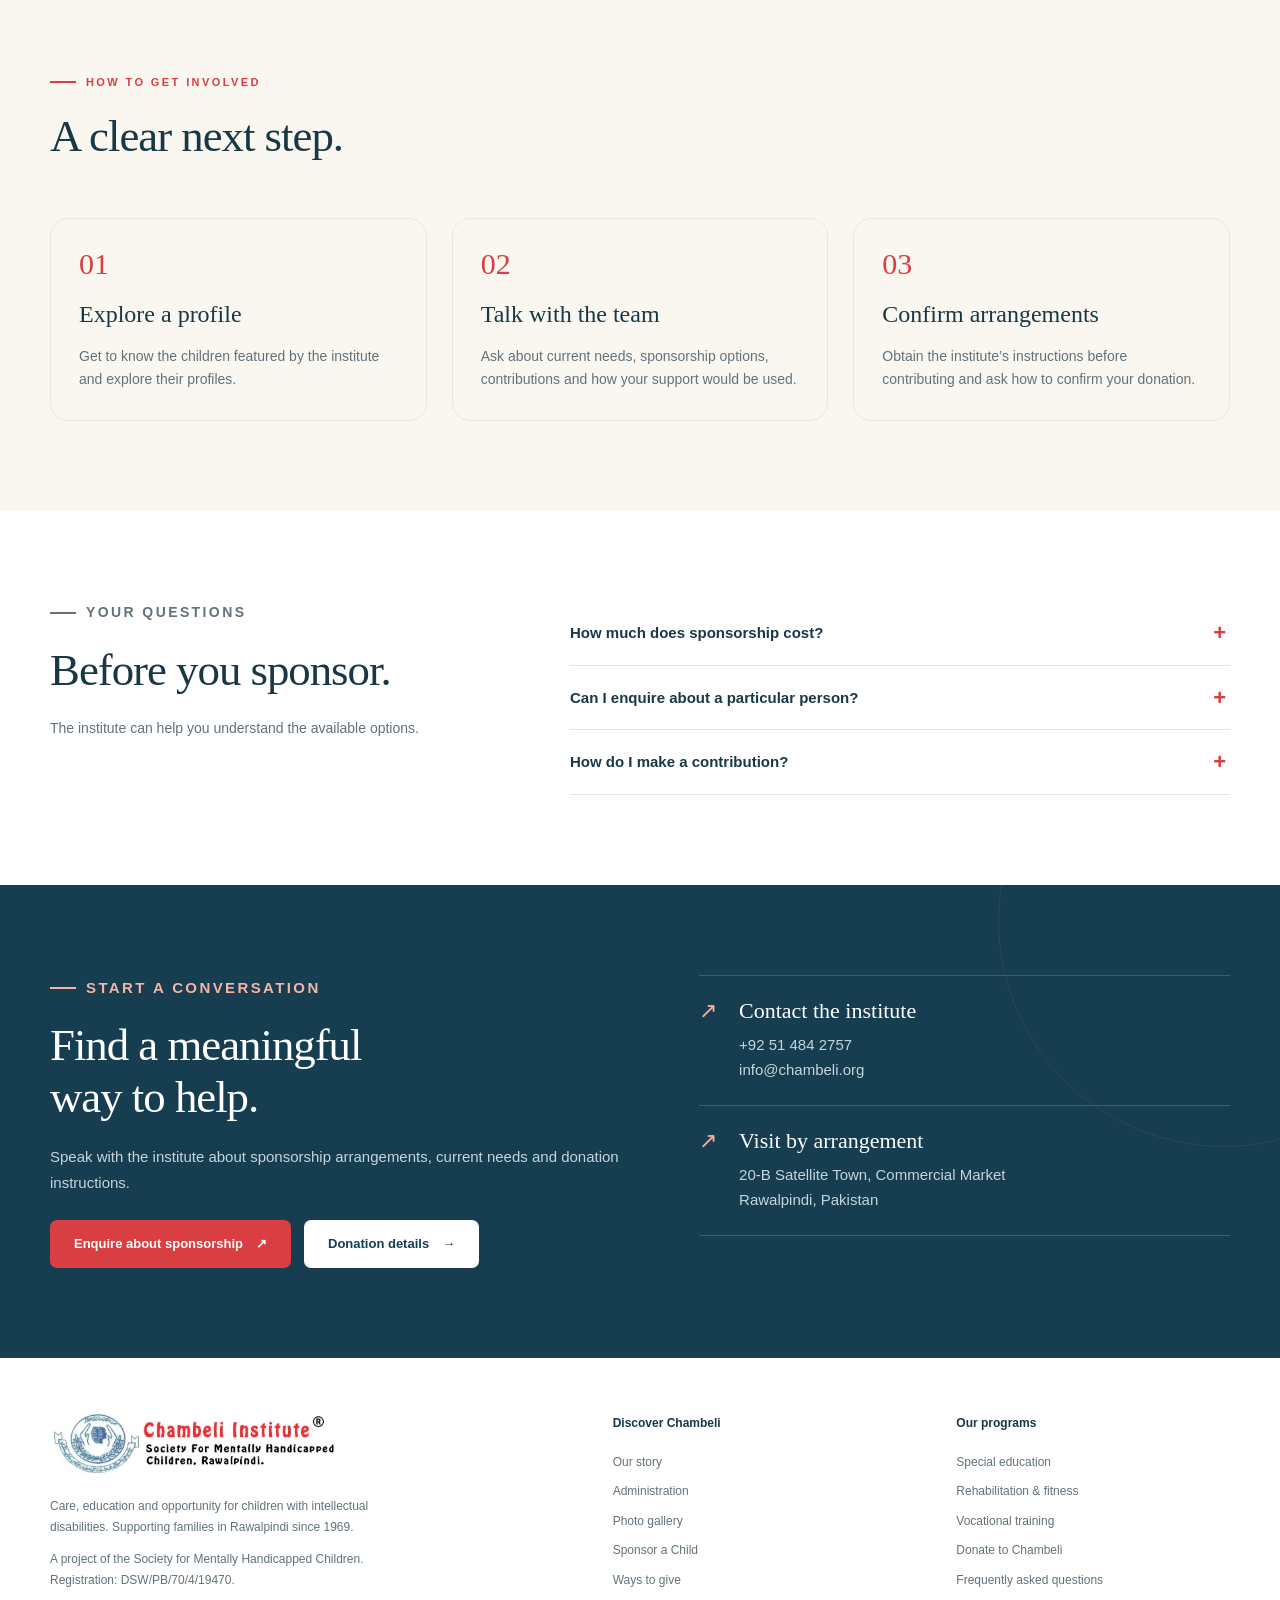
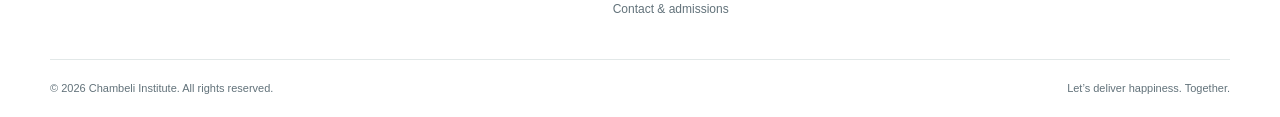
<file: sponsor-a-child/index.html>
<!DOCTYPE html><html lang="en"><head><meta charset="UTF-8"><meta name="viewport" content="width=device-width, initial-scale=1"><title>Sponsor a Child | Chambeli Institute</title><meta http-equiv="refresh" content="0;url=/category/sponsor-a-child/"><meta name="robots" content="noindex"></head><body><p>Continue to <a href="/category/sponsor-a-child/">Sponsor a Child at Chambeli Institute</a>.</p></body></html>
</file>
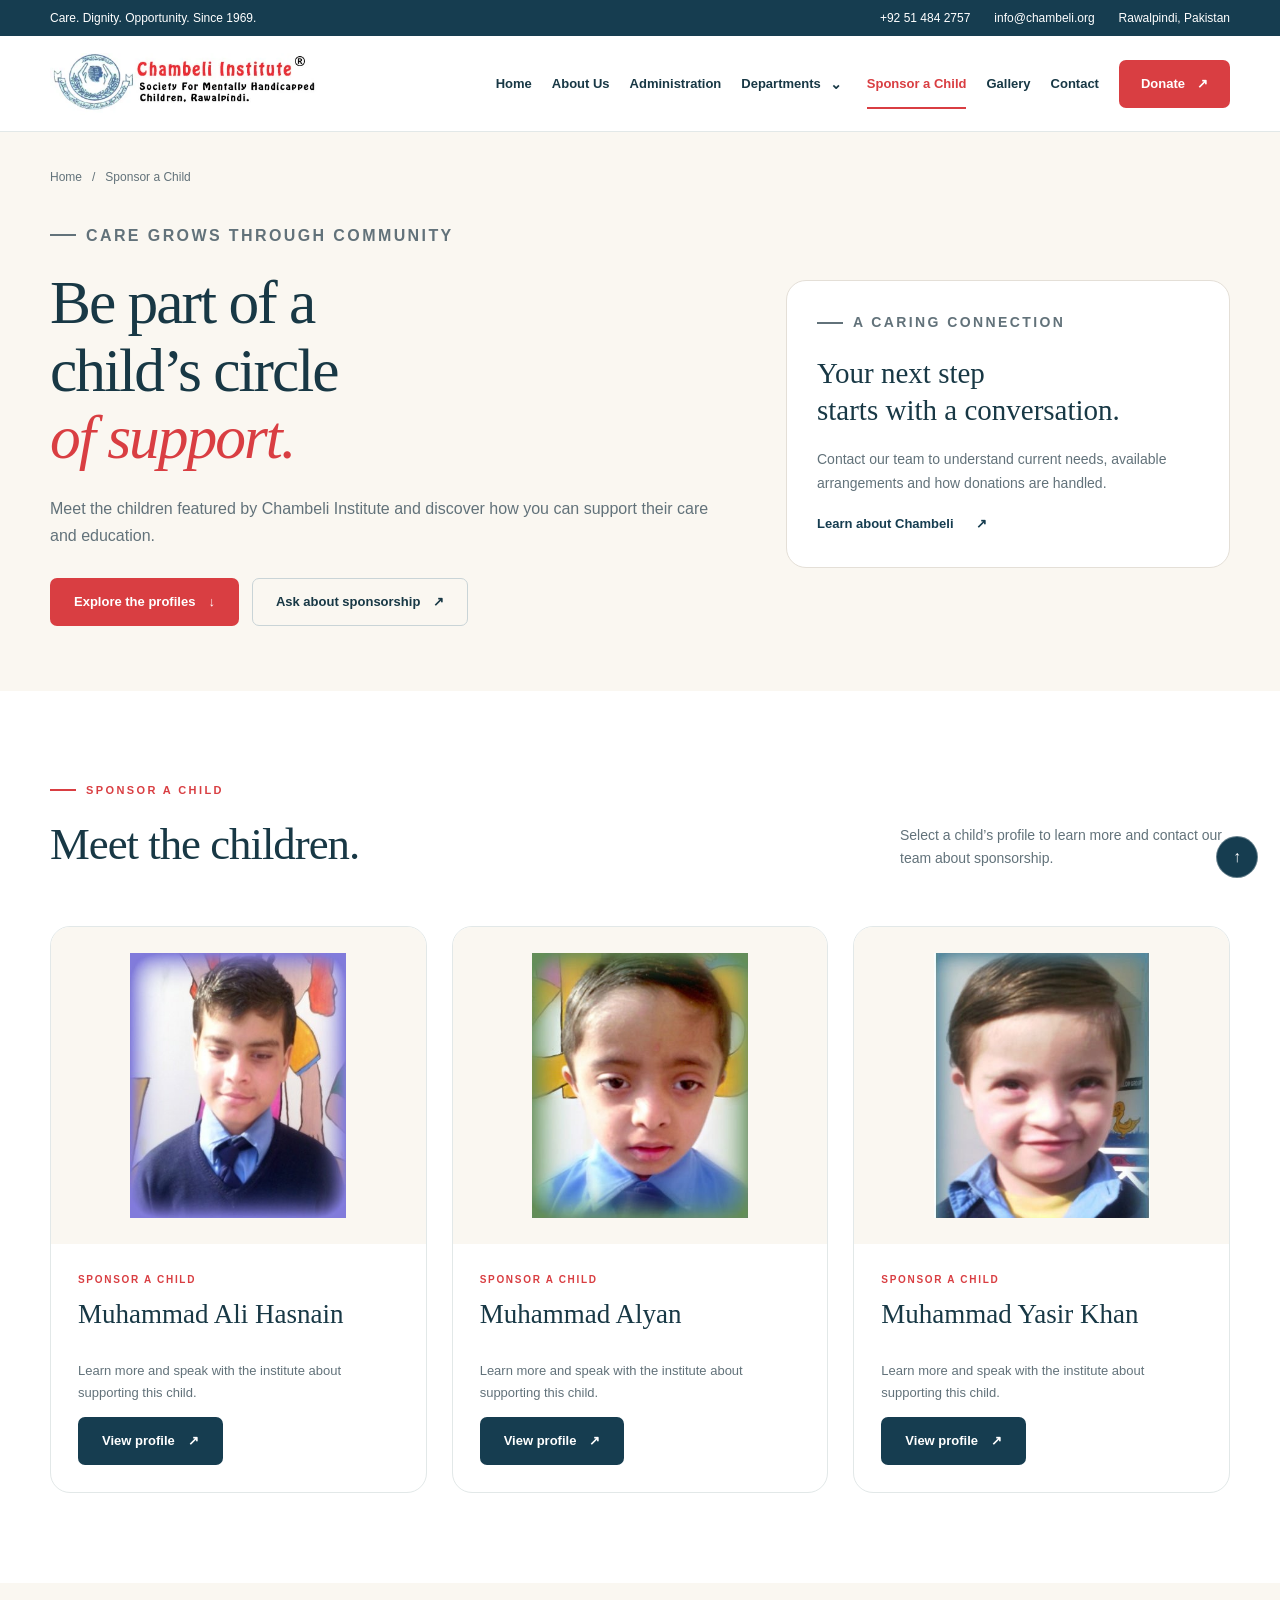
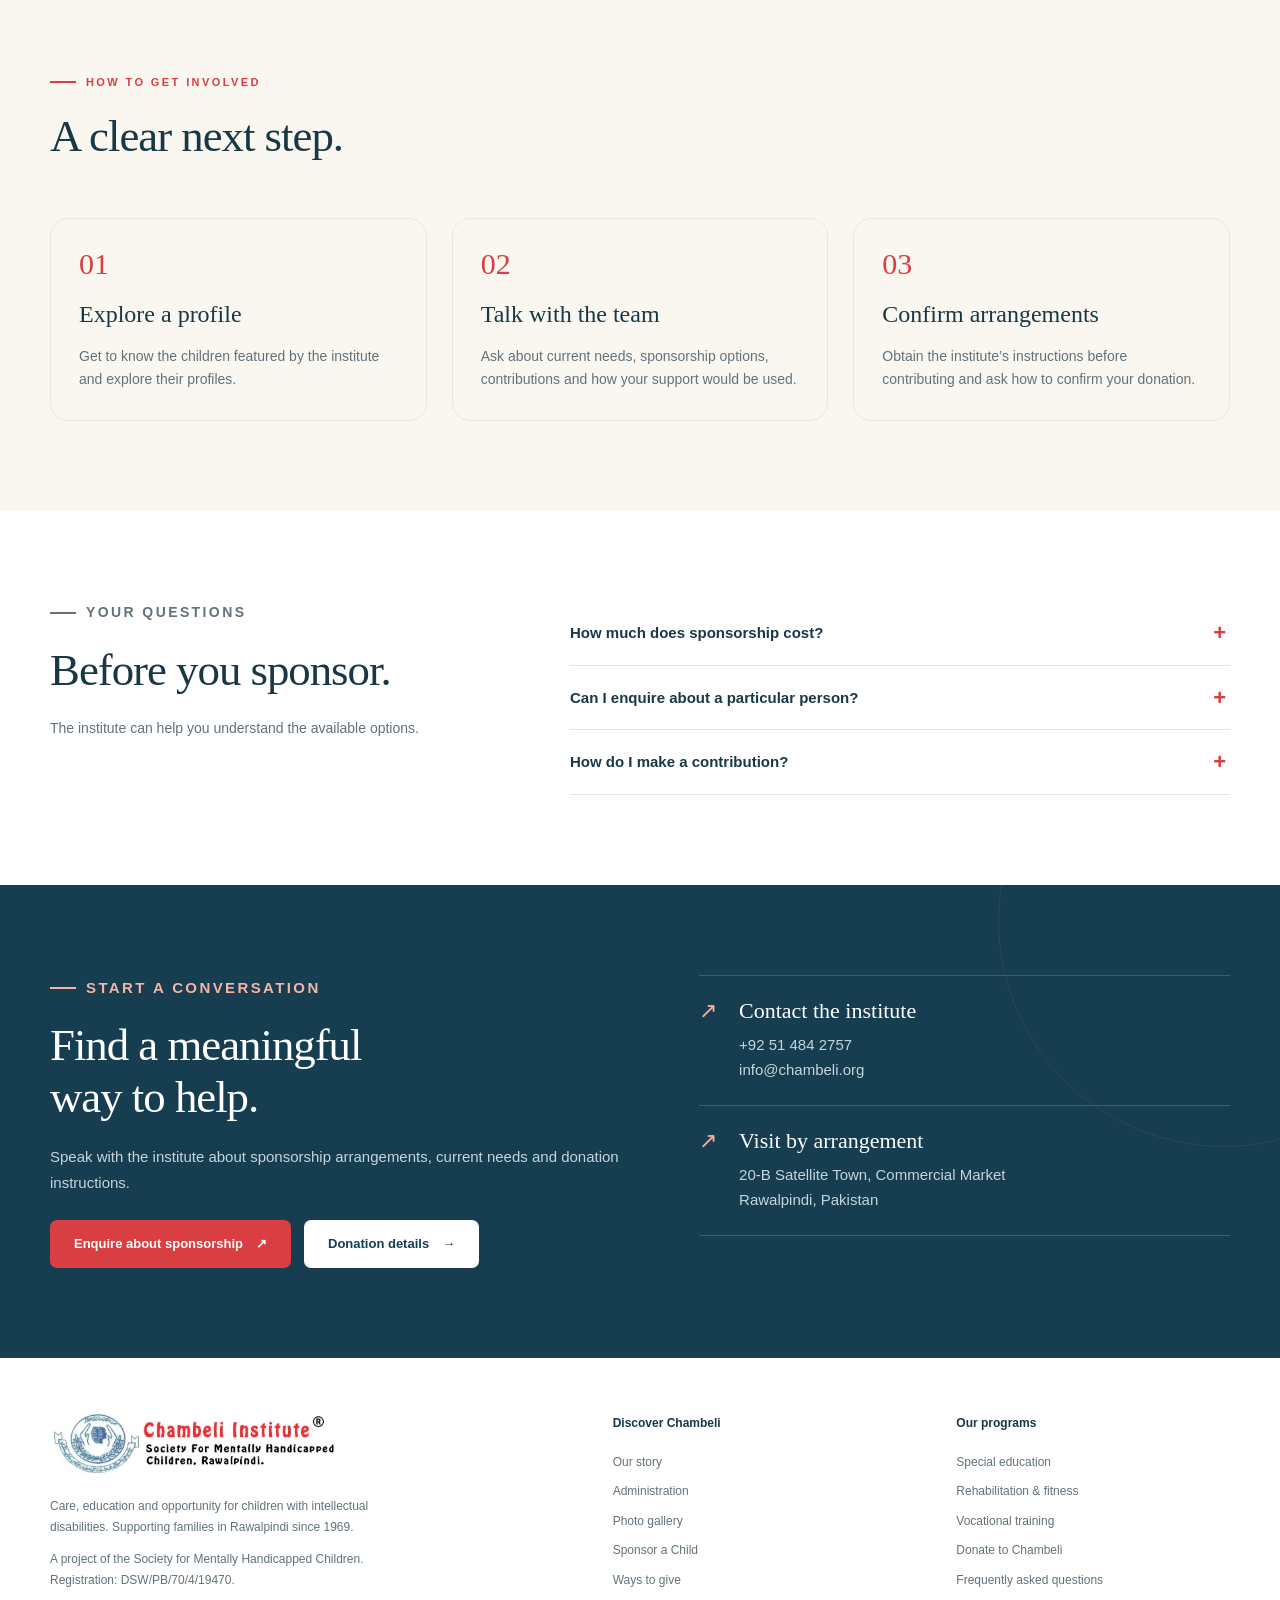
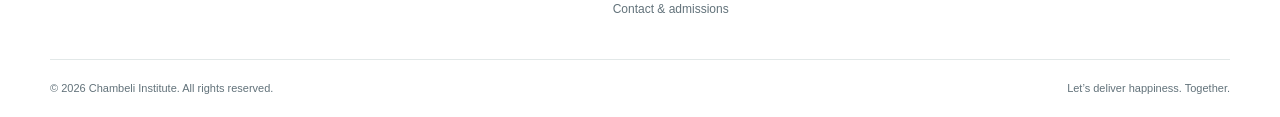
<file: category/sponsor-a-child/index.html>
<!DOCTYPE html>
<html lang="en"><head><meta charset="UTF-8"><meta name="viewport" content="width=device-width, initial-scale=1"><title>Sponsor a Child | Chambeli Institute</title><meta name="description" content="Meet the children featured by Chambeli Institute and enquire about sponsorship in Rawalpindi."><meta name="theme-color" content="#163d50"><meta property="og:title" content="Sponsor a Child | Chambeli Institute"><meta property="og:description" content="Meet the children featured by Chambeli Institute and enquire about sponsorship in Rawalpindi."><meta property="og:type" content="website"><style>
:root{--navy:#163d50;--ink:#183845;--muted:#62727a;--red:#d93e42;--cream:#faf7f1;--line:#e2e8e8;--white:#fff;--blue:#eaf3f5;--radius:22px}*{box-sizing:border-box}html{scroll-behavior:smooth;scroll-padding-top:112px}body{margin:0;color:var(--ink);background:white;font:16px/1.7 Arial,Helvetica,sans-serif}a{color:inherit;text-decoration:none}button{font:inherit}img{display:block;width:100%;height:auto}button,a{-webkit-tap-highlight-color:transparent}a:focus-visible,button:focus-visible,summary:focus-visible{outline:3px solid #d73e43;outline-offset:5px}.container{width:min(1180px,calc(100% - 48px));margin:auto}.skip{position:fixed;left:20px;top:-100px;z-index:100;background:white;padding:12px}.skip:focus{top:12px}.topbar{background:var(--navy);color:#fff;font-size:12px;padding:8px 0}.topbar .container{display:flex;justify-content:space-between;gap:20px}.toplinks{display:flex;gap:24px}.site-header{position:sticky;top:0;z-index:30;background:rgba(255,255,255,.97);border-bottom:1px solid var(--line)}.navrow{display:flex;align-items:center;justify-content:space-between;gap:26px;min-height:95px}.logo{width:290px;flex-shrink:0}.navigation{display:flex;align-items:center;gap:24px;font-size:13px;font-weight:700}.navigation>a:not(.btn){padding:12px 0}.navigation>a:hover{color:var(--red)}.btn{display:inline-flex;align-items:center;justify-content:center;gap:13px;padding:13px 23px;border:1px solid transparent;border-radius:7px;font-size:13px;font-weight:700;line-height:1.5;cursor:pointer;transition:transform .2s,background .2s}.btn:hover{transform:translateY(-2px)}.btn-red{background:var(--red);color:white}.btn-red:hover{background:#ba3036;color:white!important}.btn-dark{background:var(--navy);color:white}.btn-outline{border-color:#c9d4d7;background:transparent}.btn-white{background:white;color:var(--navy)}.menu-toggle{display:none;background:none;border:1px solid var(--line);border-radius:7px;padding:8px 12px;color:var(--navy)}.eyebrow{font-size:11px;font-weight:800;text-transform:uppercase;letter-spacing:2.4px;color:var(--red);display:flex;align-items:center;gap:10px;margin:0 0 20px}.eyebrow:before{content:"";width:26px;height:2px;background:currentColor}.hero{background:var(--cream);overflow:hidden;position:relative}.hero-grid{display:grid;grid-template-columns:1fr 1fr;gap:58px;align-items:center;padding:70px 0 76px}.hero h1{font:500 clamp(44px,5.1vw,70px)/1.08 Georgia,serif;letter-spacing:-2.5px;margin:0 0 25px}.hero h1 em{font-weight:400;color:var(--red)}.lead{font-size:17px;line-height:1.9;color:var(--muted);max-width:500px}.actions{display:flex;flex-wrap:wrap;gap:13px;margin-top:29px}.hero-note{display:flex;align-items:center;gap:11px;margin-top:28px;font-size:12px;color:var(--muted)}.dot{height:8px;width:8px;background:#438470;border-radius:100%}.hero-visual{position:relative;padding:0 0 30px 15px}.hero-photo{height:470px;object-fit:cover;border-radius:120px 18px 18px 18px;background:#dfe6e5}.photo-label{position:absolute;bottom:7px;left:-15px;background:white;padding:22px 26px;border-radius:12px;box-shadow:0 14px 40px #18384512;display:flex;align-items:center;gap:16px}.photo-label b{font:36px/1 Georgia,serif;color:var(--red)}.photo-label span{font-size:12px;line-height:1.6}.visual-tag{position:absolute;top:25px;right:-16px;border-radius:100px;background:var(--navy);color:white;font-size:11px;letter-spacing:1px;padding:11px 17px}.intro-strip{border-bottom:1px solid var(--line)}.strip-grid{display:grid;grid-template-columns:repeat(3,1fr);padding:28px 0}.strip-item{display:flex;align-items:center;justify-content:center;gap:16px;border-right:1px solid var(--line)}.strip-item:last-child{border:0}.strip-item b{display:block;font-size:14px}.strip-item small{color:var(--muted);font-size:12px}.symbol{font:26px Georgia,serif;color:var(--red)}section.section{padding:90px 0}.section-title{font:500 clamp(32px,3.5vw,46px)/1.16 Georgia,serif;letter-spacing:-1px;margin:0 0 20px}.section-heading{display:flex;align-items:end;justify-content:space-between;gap:50px;margin-bottom:35px}.section-heading>div{max-width:600px}.section-heading>p{max-width:330px;color:var(--muted);font-size:14px;margin:0 0 20px}.cards{display:grid;grid-template-columns:repeat(3,1fr);gap:22px}.card{padding:32px;border:1px solid var(--line);border-radius:var(--radius);transition:box-shadow .2s,transform .2s}.card:hover{transform:translateY(-5px);box-shadow:0 15px 30px #18384509}.card:nth-child(2){background:var(--blue);border-color:var(--blue)}.card:nth-child(3){background:#fcf3ed;border-color:#fcf3ed}.card-icon{width:49px;height:49px;border-radius:14px;background:#f8ebeb;color:var(--red);display:grid;place-items:center;margin-bottom:27px}.card-icon svg{width:26px;height:26px;fill:none;stroke:currentColor;stroke-width:1.5}.card h3{font:25px/1.25 Georgia,serif;margin:0 0 15px}.card p{font-size:14px;color:var(--muted)}.card ul{padding-left:18px;font-size:13px;color:var(--muted);margin:20px 0 26px}.text-link{display:inline-flex;gap:22px;align-items:center;font-size:13px;font-weight:700;color:var(--navy)}.text-link:hover{color:var(--red)}.about{background:var(--cream)}.about-grid{display:grid;grid-template-columns:1fr 1fr;gap:75px;align-items:center}.about-photo{height:450px;object-fit:cover;border-radius:var(--radius)}.caption{font-size:11px;color:var(--muted);margin-top:10px}.about-copy p{font-size:15px;color:var(--muted)}.values{display:grid;grid-template-columns:1fr 1fr;gap:18px;margin:27px 0}.value{border-top:1px solid #d9dfda;padding-top:16px;font-size:13px}.value b{display:block;margin-bottom:5px}.value span{color:var(--muted);font-size:12px}.activities{display:grid;grid-template-columns:1.25fr 1fr;gap:23px}.activity{position:relative;overflow:hidden;border-radius:var(--radius);background:var(--navy)}.activity img{height:340px;object-fit:cover;transition:transform .4s}.activity:hover img{transform:scale(1.035)}.activity:after{content:"";position:absolute;inset:35% 0 0;background:linear-gradient(transparent,#102e40df)}.activity-copy{position:absolute;bottom:26px;left:28px;right:28px;color:#fff;z-index:1}.activity-copy small{text-transform:uppercase;letter-spacing:2px;font-size:10px}.activity-copy h3{font:28px/1.2 Georgia,serif;margin:9px 0}.support{background:var(--navy);color:#fff;position:relative;overflow:hidden}.support:before{content:"";position:absolute;width:450px;height:450px;border:1px solid #ffffff10;border-radius:100%;right:-170px;top:-190px;pointer-events:none}.support-grid{display:grid;grid-template-columns:1.1fr 1fr;gap:80px;align-items:start}.support .eyebrow{color:#f6b5a4}.support p{color:#c6d5db;font-size:15px}.support-options{border-top:1px solid #ffffff2b}.support-option{display:flex;gap:22px;padding:22px 0;border-bottom:1px solid #ffffff2b}.support-option>span{color:#f5b2a1;font:22px Georgia,serif}.support-option h3{font:22px Georgia,serif;margin:0 0 8px}.support-option p{font-size:13px;margin:0}.faq-grid{display:grid;grid-template-columns:.8fr 1.2fr;gap:80px}.faq-grid p{color:var(--muted);font-size:14px}details{border-bottom:1px solid var(--line);padding:19px 0}summary{font-size:15px;font-weight:700;cursor:pointer;list-style:none;padding-right:30px;position:relative}summary::-webkit-details-marker{display:none}summary:after{content:"+";position:absolute;right:4px;font-size:22px;top:-6px;color:var(--red)}details[open] summary:after{content:"−"}details p{margin-bottom:0}.contact-box{background:var(--cream);border:1px solid #ece7df;border-radius:var(--radius);padding:45px;display:grid;grid-template-columns:1.1fr 1fr;gap:50px}.contact-box p{color:var(--muted);font-size:14px}.contact-details{display:grid;gap:17px;align-content:center}.contact-details a,.contact-details address{font-style:normal;font-size:14px}.contact-details small{display:block;color:var(--muted);font-size:10px;text-transform:uppercase;letter-spacing:1.5px;margin-bottom:3px}.footer{padding:55px 0 0}.footer-grid{display:grid;grid-template-columns:1.8fr 1fr 1fr;gap:70px;padding-bottom:40px}.footer-logo{width:290px;max-width:100%;margin-bottom:17px}.footer p{font-size:12px;color:var(--muted);max-width:350px}.footer h3{font-size:12px;margin:0 0 19px}.footer-links{display:grid;gap:9px;font-size:12px;color:var(--muted)}.footer-links a:hover{color:var(--red)}.footer-bottom{border-top:1px solid var(--line);padding:19px 0;display:flex;justify-content:space-between;gap:20px;color:var(--muted);font-size:11px}.back-top{position:fixed;bottom:22px;right:22px;background:var(--navy);color:white;border:1px solid #fff5;width:42px;height:42px;border-radius:50%;display:grid;place-items:center;z-index:10}.contact-section{padding:0 0 35px}.muted{color:var(--muted)}
@media(min-width:1500px){.hero-grid{padding:90px 0}.hero-photo{height:510px}}@media(max-width:1050px){.logo{width:240px}.navigation{gap:15px;font-size:12px}.navigation .btn{padding:11px 15px}.hero-grid{gap:30px}.hero-photo{height:440px}.about-grid,.support-grid{gap:40px}.card{padding:25px}.faq-grid{gap:40px}}
@media(max-width:820px){.topbar .container>span{display:none}.toplinks{width:100%;justify-content:space-between}.navrow{min-height:82px}.logo{width:255px;max-width:calc(100% - 90px)}.menu-toggle{display:block}.navigation{display:none;position:absolute;top:100%;left:0;right:0;background:#fff;padding:20px 24px;box-shadow:0 12px 18px #18384512;align-items:stretch;gap:4px}.navigation.open{display:flex;flex-direction:column}.navigation .btn{margin-top:8px}.hero-grid{grid-template-columns:1fr;padding:48px 0 45px;gap:36px}.hero h1{max-width:650px;font-size:58px}.lead{max-width:620px}.hero-visual{padding-left:12px;max-width:650px;width:100%}.hero-photo{height:390px;border-radius:75px 18px 18px 18px}.photo-label{left:0}.visual-tag{right:-8px}.section-heading{display:block}.section-heading>p{max-width:600px}.cards{grid-template-columns:1fr}.card{padding:30px}.card ul{display:flex;flex-wrap:wrap;column-gap:35px}.about-grid,.support-grid,.faq-grid{grid-template-columns:1fr;gap:32px}.about-photo{height:380px}.activities{grid-template-columns:1fr 1fr}.activity img{height:300px}.activity-copy{left:20px}.activity-copy h3{font-size:24px}.contact-box{grid-template-columns:1fr;gap:20px}.footer-grid{gap:25px;grid-template-columns:1.5fr 1fr 1fr}.strip-item{gap:9px}.strip-item b{font-size:12px}.strip-item small{font-size:10px}.symbol{font-size:22px}section.section{padding:65px 0}}
@media(max-width:520px){.container{width:calc(100% - 36px)}.topbar{font-size:10px}.toplinks{gap:10px}.hero h1{font-size:47px;letter-spacing:-1.7px}.hero .lead{font-size:15px}.hero-photo{height:310px}.photo-label{padding:16px 20px}.photo-label b{font-size:30px}.visual-tag{font-size:9px}.strip-grid{grid-template-columns:1fr;padding:7px 0}.strip-item{justify-content:start;padding:13px 4px;border-right:0;border-bottom:1px solid var(--line);gap:18px}.strip-item b{font-size:13px}.strip-item small{font-size:11px}.section-title{font-size:35px}.eyebrow{font-size:10px;letter-spacing:1.8px}.activities{grid-template-columns:1fr}.activity img{height:310px}.about-photo{height:310px}.values{gap:14px}.contact-box{padding:28px}.footer-grid{grid-template-columns:1fr 1fr}.footer-brand{grid-column:1/-1}.footer-bottom{flex-direction:column;gap:5px}.btn{padding:13px 18px}.back-top{width:36px;height:36px;right:14px;bottom:14px}}
@media(prefers-reduced-motion:reduce){html{scroll-behavior:auto}*,*:before,*:after{transition:none!important}}

.breadcrumb{display:flex;flex-wrap:wrap;gap:10px;color:var(--muted);font-size:12px;margin-bottom:34px}.breadcrumb a:hover{color:var(--red)}.sponsor-hero{padding:35px 0 65px;background:var(--cream)}.sponsor-hero-grid{display:grid;grid-template-columns:1.2fr .8fr;gap:70px;align-items:center}.sponsor-hero h1{font:500 clamp(43px,4.8vw,64px)/1.1 Georgia,serif;letter-spacing:-2px;margin:0 0 23px}.sponsor-hero h1 em{font-weight:400;color:var(--red)}.sponsor-hero p{color:var(--muted);font-size:16px}.sponsor-aside{padding:30px;border:1px solid #e4dfd7;border-radius:20px;background:white}.sponsor-aside h2{font:29px/1.3 Georgia,serif;margin:0 0 18px}.sponsor-aside p{font-size:14px}.archive-note{border-left:3px solid var(--red);padding:13px 20px;background:var(--blue);font-size:13px;color:var(--muted);margin-bottom:32px}.sponsor-grid{display:grid;grid-template-columns:repeat(3,minmax(0,1fr));gap:25px}.sponsor-card{border:1px solid var(--line);border-radius:20px;overflow:hidden;display:flex;flex-direction:column}.sponsor-portrait{background:var(--cream);padding:26px;display:grid;place-items:center}.sponsor-portrait img{width:100%;max-width:245px;height:265px;object-fit:contain}.sponsor-copy{padding:27px;display:flex;flex-direction:column;flex:1}.sponsor-copy h3{font:27px/1.25 Georgia,serif;margin:10px 0 15px}.sponsor-copy h3 a:hover{color:var(--red)}.profile-tag{font-size:10px;color:var(--red);letter-spacing:1.7px;text-transform:uppercase;font-weight:bold}.sponsor-copy p{font-size:13px;color:var(--muted)}.sponsor-copy .btn{align-self:start;margin-top:auto}.help-grid{display:grid;grid-template-columns:repeat(3,1fr);gap:25px}.help-item{padding:28px;border:1px solid var(--line);border-radius:18px}.help-item>span{font:30px Georgia,serif;color:var(--red)}.help-item h3{font:24px/1.3 Georgia,serif;margin:17px 0 12px}.help-item p{font-size:14px;color:var(--muted);margin-bottom:0}.profile-hero{background:var(--cream);padding:35px 0 65px}.profile-grid{display:grid;grid-template-columns:.8fr 1.2fr;gap:70px;align-items:center}.profile-photo{margin:0;background:white;border:1px solid #e4dfd7;border-radius:22px;padding:30px}.profile-photo img{width:100%;height:345px;object-fit:contain}.profile-photo figcaption{font-size:11px;color:var(--muted);text-align:center;margin-top:15px}.profile-main h1{font:500 clamp(40px,4vw,58px)/1.15 Georgia,serif;letter-spacing:-1.5px;margin:0 0 20px}.profile-main .lead{font-size:16px}.record{display:grid;grid-template-columns:1fr 1fr;margin:25px 0 0;border-top:1px solid #d9dfdf;gap:0 25px}.record>div{padding:14px 0;border-bottom:1px solid #d9dfdf}.record dt{font-size:10px;color:var(--muted);letter-spacing:1.5px;text-transform:uppercase}.record dd{margin:6px 0 0;font-size:15px}.profile-story{display:grid;grid-template-columns:1.15fr .85fr;gap:65px}.profile-story p{font-size:15px;color:var(--muted)}.contact-panel{padding:30px;background:var(--blue);border-radius:20px}.contact-panel h3{font:26px Georgia,serif;margin:0 0 20px}.contact-panel a{display:block;font-size:14px;margin-top:12px}.contact-panel small{font-size:10px;letter-spacing:1.3px;text-transform:uppercase;display:block;color:var(--muted)}.contact-panel address{font-style:normal;color:var(--muted);font-size:13px;margin-top:20px}.profile-related{background:var(--cream)}.profile-related .sponsor-card{background:white}.sponsor-contact{display:grid;grid-template-columns:1.1fr 1fr;gap:65px}.sponsor-contact p{font-size:15px;color:#c6d5db}.sponsor-contact .actions{margin-top:25px}.sponsor-actions{display:flex;gap:12px;flex-wrap:wrap;margin-top:25px}
@media(max-width:1000px){.sponsor-hero-grid,.profile-grid{gap:35px}.sponsor-copy{padding:23px}.sponsor-copy h3{font-size:24px}.sponsor-grid{gap:18px}.sponsor-portrait{padding:20px}.sponsor-portrait img{height:235px}}@media(max-width:820px){.sponsor-hero-grid,.profile-grid,.profile-story,.sponsor-contact{grid-template-columns:1fr;gap:28px}.help-grid{grid-template-columns:1fr}.sponsor-grid{grid-template-columns:1fr}.sponsor-card{display:grid;grid-template-columns:.8fr 1.2fr}.sponsor-portrait img{height:240px}.sponsor-copy{padding:28px}.profile-photo{max-width:470px;width:100%;margin:auto}.profile-photo img{height:315px}.profile-main{max-width:650px}.sponsor-hero h1{max-width:650px}}
@media(max-width:520px){.sponsor-hero,.profile-hero{padding-bottom:42px}.sponsor-hero h1{font-size:43px;letter-spacing:-1px}.sponsor-card{display:flex}.sponsor-portrait img{height:270px}.sponsor-copy h3{font-size:27px}.profile-main h1{font-size:41px}.profile-photo{padding:25px}.profile-photo img{height:290px}.record{grid-template-columns:1fr}.breadcrumb{font-size:11px;gap:7px}.contact-panel{padding:25px}}
</style><link rel="stylesheet" href="/assets/site-navigation.css"><script src="/assets/site-navigation.js" defer></script></head><body id="top"><a class="skip" href="#main">Skip to content</a>
<div class="topbar"><div class="container"><span>Care. Dignity. Opportunity. Since 1969.</span><div class="toplinks"><a href="tel:+92514842757">+92 51 484 2757</a><a href="mailto:info@chambeli.org">info@chambeli.org</a><span>Rawalpindi, Pakistan</span></div></div></div>
<header class="site-header ch-header"><div class="container ch-navrow"><a class="ch-brand" href="/" aria-label="Chambeli Institute home"><img src="/assets/logo-new.webp" width="430" height="99" alt="Chambeli Institute — Society for Mentally Handicapped Children, Rawalpindi"></a><button class="ch-menu-button" type="button" aria-expanded="false" aria-controls="site-navigation">Menu <span aria-hidden="true">☰</span></button><nav class="ch-nav" id="site-navigation" aria-label="Main navigation"><a href="/">Home</a><a href="/about-foundation/">About Us</a><a href="/administration/">Administration</a><div class="ch-department"><div class="ch-department-row"><a class="ch-dept-link" href="/departments/">Departments</a><button class="ch-dropdown-button" type="button" aria-label="Show department pages" aria-expanded="true" aria-controls="department-dropdown"><span aria-hidden="true">⌄</span></button></div><div class="ch-dropdown" id="department-dropdown"><a href="/school/">School for Special Kids</a><a href="/rehabilitation-and-fitness-center/">Rehabilitation &amp; Fitness Center</a><a href="/female-vocational-training-center/">Female Vocational Training</a></div></div><a href="/gallery/">Gallery</a><a href="/contact/">Contact</a><a class="ch-donate" href="/donate-us/">Donate <span aria-hidden="true">↗</span></a></nav></div></header><main id="main"><section class="sponsor-hero"><div class="container"><nav class="breadcrumb" aria-label="Breadcrumb"><a href="/">Home</a><span aria-hidden="true">/</span><span aria-current="page">Sponsor a Child</span></nav><div class="sponsor-hero-grid"><div><p class="eyebrow">Care grows through community</p><h1>Be part of a<br>child’s circle<br><em>of support.</em></h1><p>Meet the children featured by Chambeli Institute and discover how you can support their care and education.</p><div class="actions"><a class="btn btn-red" href="#profiles">Explore the profiles <span aria-hidden="true">↓</span></a><a class="btn btn-outline" href="mailto:info@chambeli.org?subject=Child%20sponsorship%20enquiry">Ask about sponsorship <span aria-hidden="true">↗</span></a></div></div><aside class="sponsor-aside"><p class="eyebrow">A caring connection</p><h2>Your next step<br>starts with a conversation.</h2><p>Contact our team to understand current needs, available arrangements and how donations are handled.</p><a class="text-link" href="/about-foundation/">Learn about Chambeli <span aria-hidden="true">↗</span></a></aside></div></div></section>
<section class="section" id="profiles"><div class="container"><div class="section-heading"><div><p class="eyebrow">Sponsor a Child</p><h2 class="section-title">Meet the children.</h2></div><p>Select a child’s profile to learn more and contact our team about sponsorship.</p></div><div class="sponsor-grid"><article class="sponsor-card"><a class="sponsor-portrait" href="/muhammad-ali-hasnain/" aria-label="View Muhammad Ali Hasnain’s profile"><img src="/assets/sponsor-muhammad-ali-hasnain.jpg" width="300" height="360" loading="lazy" alt="Muhammad Ali Hasnain, profile photograph"></a><div class="sponsor-copy"><span class="profile-tag">Sponsor a Child</span><h3><a href="/muhammad-ali-hasnain/">Muhammad Ali Hasnain</a></h3><p>Learn more and speak with the institute about supporting this child.</p><a class="btn btn-dark" href="/muhammad-ali-hasnain/">View profile <span aria-hidden="true">↗</span></a></div></article><article class="sponsor-card"><a class="sponsor-portrait" href="/muhammad-alyan/" aria-label="View Muhammad Alyan’s profile"><img src="/assets/sponsor-muhammad-alyan.jpg" width="300" height="360" loading="lazy" alt="Muhammad Alyan, profile photograph"></a><div class="sponsor-copy"><span class="profile-tag">Sponsor a Child</span><h3><a href="/muhammad-alyan/">Muhammad Alyan</a></h3><p>Learn more and speak with the institute about supporting this child.</p><a class="btn btn-dark" href="/muhammad-alyan/">View profile <span aria-hidden="true">↗</span></a></div></article><article class="sponsor-card"><a class="sponsor-portrait" href="/muhammad-yasir-khan/" aria-label="View Muhammad Yasir Khan’s profile"><img src="/assets/sponsor-muhammad-yasir-khan.jpg" width="300" height="360" loading="lazy" alt="Muhammad Yasir Khan, profile photograph"></a><div class="sponsor-copy"><span class="profile-tag">Sponsor a Child</span><h3><a href="/muhammad-yasir-khan/">Muhammad Yasir Khan</a></h3><p>Learn more and speak with the institute about supporting this child.</p><a class="btn btn-dark" href="/muhammad-yasir-khan/">View profile <span aria-hidden="true">↗</span></a></div></article></div></div></section>
<section class="section about"><div class="container"><div class="section-heading"><div><p class="eyebrow">How to get involved</p><h2 class="section-title">A clear next step.</h2></div></div><div class="help-grid"><article class="help-item"><span aria-hidden="true">01</span><h3>Explore a profile</h3><p>Get to know the children featured by the institute and explore their profiles.</p></article><article class="help-item"><span aria-hidden="true">02</span><h3>Talk with the team</h3><p>Ask about current needs, sponsorship options, contributions and how your support would be used.</p></article><article class="help-item"><span aria-hidden="true">03</span><h3>Confirm arrangements</h3><p>Obtain the institute’s instructions before contributing and ask how to confirm your donation.</p></article></div></div></section>
<section class="section"><div class="container faq-grid"><div><p class="eyebrow">Your questions</p><h2 class="section-title">Before you sponsor.</h2><p class="muted">The institute can help you understand the available options.</p></div><div><details><summary>How much does sponsorship cost?</summary><p>Please ask the institute about current contributions and arrangements. Ask the team to explain the available options.</p></details><details><summary>Can I enquire about a particular person?</summary><p>Yes. Each profile has an email enquiry button that includes the person’s name. The institute can confirm current needs and any available sponsorship arrangements.</p></details><details><summary>How do I make a contribution?</summary><p>Contact the institute or consult its donation page for instructions. Ask the team to confirm how your contribution will be acknowledged and used.</p></details></div></div></section><section class="section support"><div class="container sponsor-contact"><div><p class="eyebrow" style="color:#f6b5a4">Start a conversation</p><h2 class="section-title">Find a meaningful<br>way to help.</h2><p>Speak with the institute about sponsorship arrangements, current needs and donation instructions.</p><div class="actions"><a class="btn btn-red" href="mailto:info@chambeli.org?subject=Child%20sponsorship%20enquiry">Enquire about sponsorship <span aria-hidden="true">↗</span></a><a class="btn btn-white" href="/donate-us/">Donation details <span aria-hidden="true">→</span></a></div></div><div class="support-options"><div class="support-option"><span aria-hidden="true">↗</span><div><h3>Contact the institute</h3><p><a href="tel:+92514842757">+92 51 484 2757</a><br><a href="mailto:info@chambeli.org">info@chambeli.org</a></p></div></div><div class="support-option"><span aria-hidden="true">↗</span><div><h3>Visit by arrangement</h3><p>20-B Satellite Town, Commercial Market<br>Rawalpindi, Pakistan</p></div></div></div></div></section></main><footer class="footer"><div class="container"><div class="footer-grid"><div class="footer-brand"><a href="/"><img class="footer-logo" src="/assets/logo-new.webp" width="430" height="99" loading="lazy" alt="Chambeli Institute"></a><p>Care, education and opportunity for children with intellectual disabilities. Supporting families in Rawalpindi since 1969.</p><p>A project of the Society for Mentally Handicapped Children.<br>Registration: DSW/PB/70/4/19470.</p></div><div><h3>Discover Chambeli</h3><nav class="footer-links" aria-label="About and support"><a href="/about-foundation/">Our story</a><a href="/administration/">Administration</a><a href="/gallery/">Photo gallery</a><a href="/category/sponsor-a-child/">Sponsor a Child</a><a href="/donate-us/">Ways to give</a><a href="/contact/">Contact & admissions</a></nav></div><div><h3>Our programs</h3><nav class="footer-links" aria-label="Programs"><a href="/school/">Special education</a><a href="/rehabilitation-and-fitness-center/">Rehabilitation & fitness</a><a href="/female-vocational-training-center/">Vocational training</a><a href="/donate-us/">Donate to Chambeli</a><a href="/contact/">Frequently asked questions</a></nav></div></div><div class="footer-bottom"><span>© <span id="year">2026</span> Chambeli Institute. All rights reserved.</span><span>Let’s deliver happiness. Together.</span></div></div></footer><a href="#top" class="back-top" aria-label="Back to top">↑</a>

</body></html>
</file>
<file: assets/site-navigation.css>
/* Shared header for every Chambeli page. */
.ch-header{background:#fff;position:sticky;top:0;z-index:50;border-bottom:1px solid #e2e8e8}
.ch-header .ch-navrow{display:flex;justify-content:space-between;align-items:center;gap:24px;min-height:95px}
.ch-brand{display:block;width:270px;flex:0 0 270px}.ch-brand img{display:block;width:100%;height:auto}
.ch-nav{display:flex;align-items:center;gap:20px;font-size:13px;font-weight:700;line-height:1.5}
.ch-nav>a:not(.ch-donate),.ch-dept-link{display:block;padding:15px 0;color:#183845;text-decoration:none;white-space:nowrap}
.ch-nav a:hover,.ch-nav a[aria-current="page"],.ch-nav .ch-dept-link.ch-parent-active{color:#d93e42}
.ch-nav a[aria-current="page"]:not(.ch-donate){box-shadow:inset 0 -2px #d93e42}
.ch-menu-button,.ch-dropdown-button{font:inherit;cursor:pointer;color:#183845}
.ch-menu-button{display:none;border:1px solid #d8e1e3;border-radius:7px;background:white;padding:9px 13px;font-size:13px}
.ch-department{position:relative}.ch-department-row{display:flex;align-items:center;gap:4px}
.ch-dropdown-button{border:0;background:transparent;padding:10px 5px;line-height:1;border-radius:4px;font-size:14px}
.ch-dropdown-button[aria-expanded="true"]{color:#d93e42;background:#faf7f1}
.ch-dropdown{position:absolute;top:calc(100% + 10px);left:-18px;width:285px;padding:9px;background:#fff;border:1px solid #e2e8e8;border-radius:12px;box-shadow:0 14px 35px #18384518;display:grid;gap:3px;z-index:60}
.ch-dropdown[hidden]{display:none}.ch-dropdown a{padding:12px 13px;border-radius:6px;font-size:12px;white-space:normal;color:#183845;font-weight:600}
.ch-dropdown a:hover,.ch-dropdown a[aria-current="page"]{background:#faf7f1;box-shadow:none!important;color:#d93e42}
.ch-donate{display:inline-flex;gap:12px;align-items:center;justify-content:center;background:#d93e42;color:#fff!important;padding:13px 21px;border-radius:7px;border:1px solid transparent;white-space:nowrap;text-decoration:none}
.ch-donate:hover{background:#ba3036}.ch-header a:focus-visible,.ch-header button:focus-visible{outline:3px solid #d93e42;outline-offset:4px}
@media(max-width:1100px){.ch-header .ch-navrow{gap:18px}.ch-brand{width:240px;flex-basis:240px}.ch-nav{gap:14px;font-size:12px}.ch-donate{padding:12px 16px}}
@media(max-width:1060px){.ch-header .ch-navrow{min-height:82px;position:relative}.ch-brand{width:255px;flex-basis:255px;max-width:calc(100% - 90px)}.ch-menu-button{display:block}.ch-nav{display:flex;position:absolute;top:100%;left:calc((100% - 100vw)/2);right:calc((100% - 100vw)/2);padding:18px max(24px,calc((100vw - 1180px)/2));background:#fff;box-shadow:0 12px 20px #18384515;flex-direction:column;align-items:stretch;gap:3px;max-height:calc(100dvh - 110px);overflow-y:auto;font-size:14px}.ch-nav[hidden]{display:none}.ch-nav>a:not(.ch-donate){padding:12px 0}.ch-department-row{justify-content:space-between}.ch-dept-link{flex:1;padding:12px 0}.ch-dropdown-button{padding:14px 18px;border:1px solid #e2e8e8}.ch-dropdown{position:static;width:auto;box-shadow:none;margin:2px 0 10px 12px;border:0;border-left:2px solid #e2e8e8;border-radius:0;padding:4px 0 4px 10px}.ch-donate{margin-top:10px;padding:13px 21px}.ch-nav a[aria-current="page"]:not(.ch-donate){box-shadow:none;font-weight:800}}
@media(prefers-reduced-motion:reduce){.ch-header *{scroll-behavior:auto;transition:none!important}}
/* Without JavaScript, retain a usable navigation and department links. */
html:not(.ch-nav-ready) .ch-dropdown{position:static;width:auto;box-shadow:none}html:not(.ch-nav-ready) .ch-menu-button,html:not(.ch-nav-ready) .ch-dropdown-button{display:none}

/* Highlight the parent menu item on sponsorship profile pages. */
.ch-nav a.ch-parent-active{color:#d93e42}
</file>
